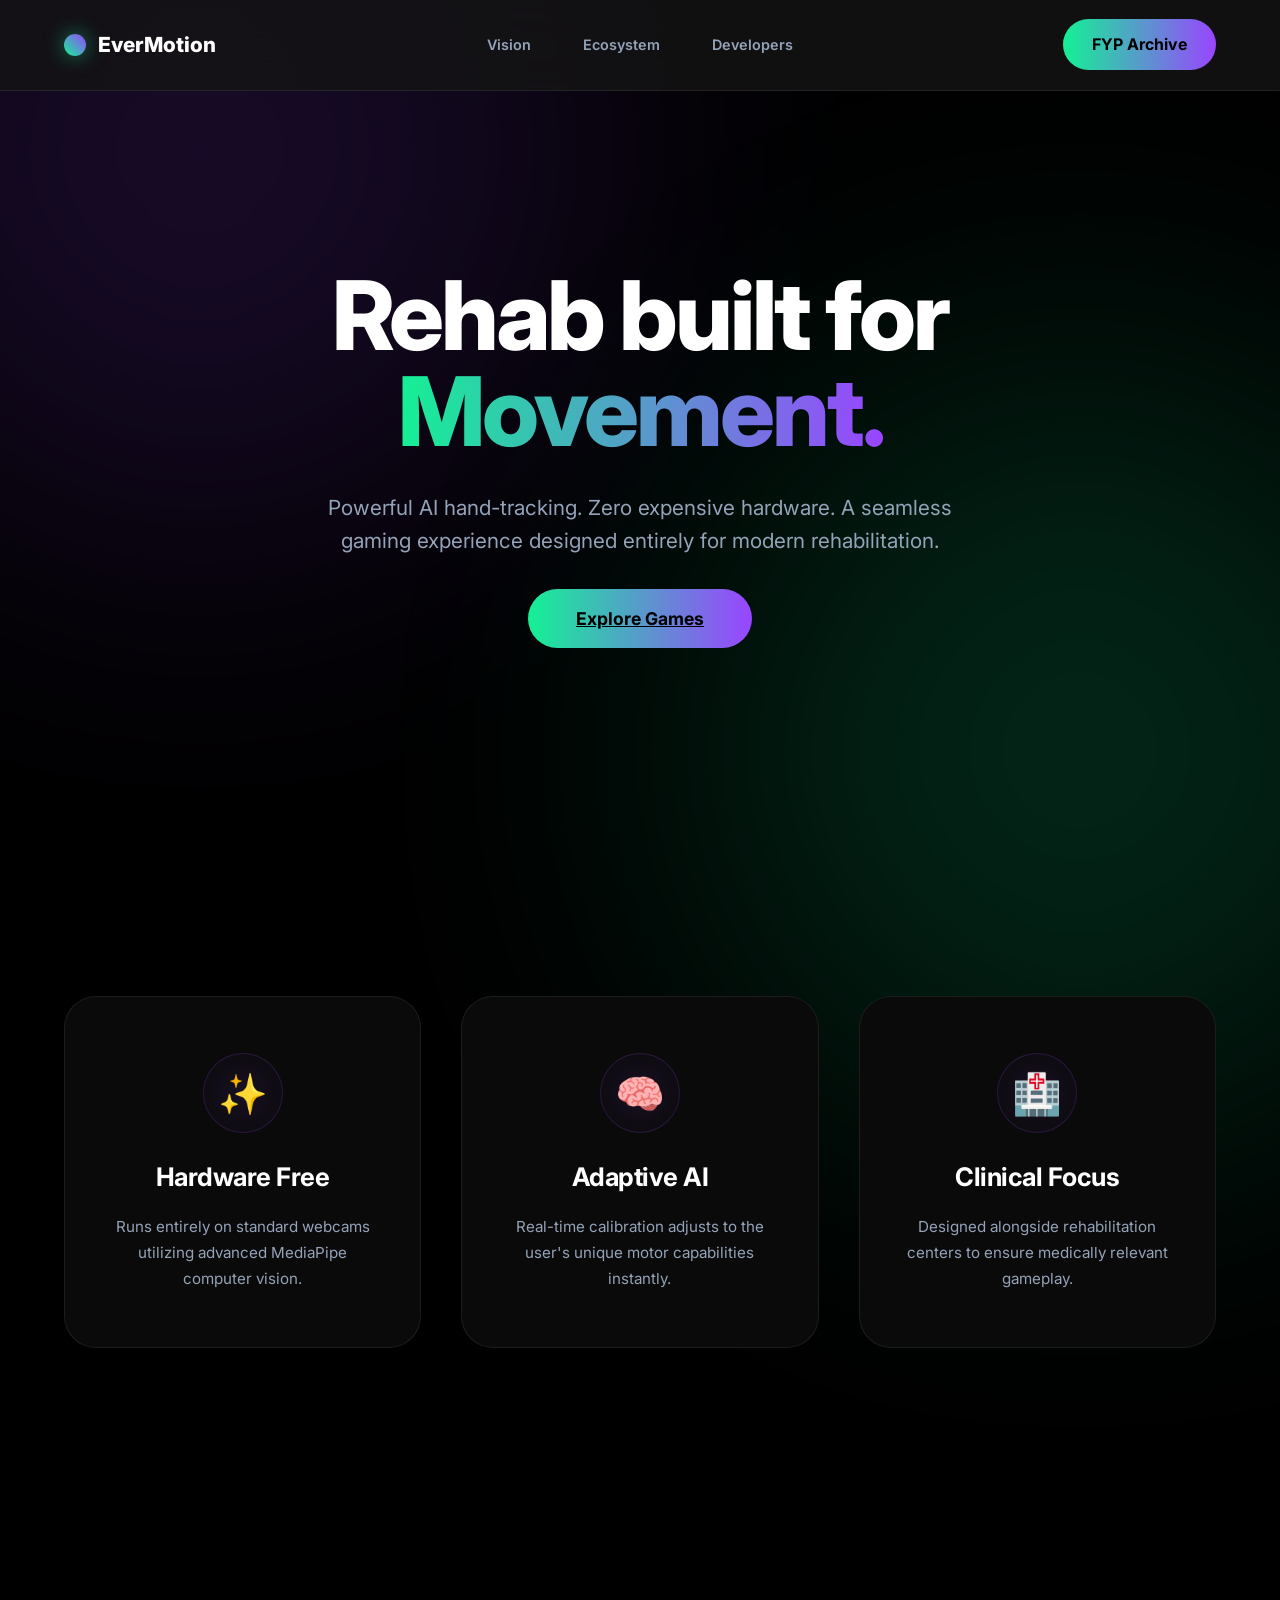
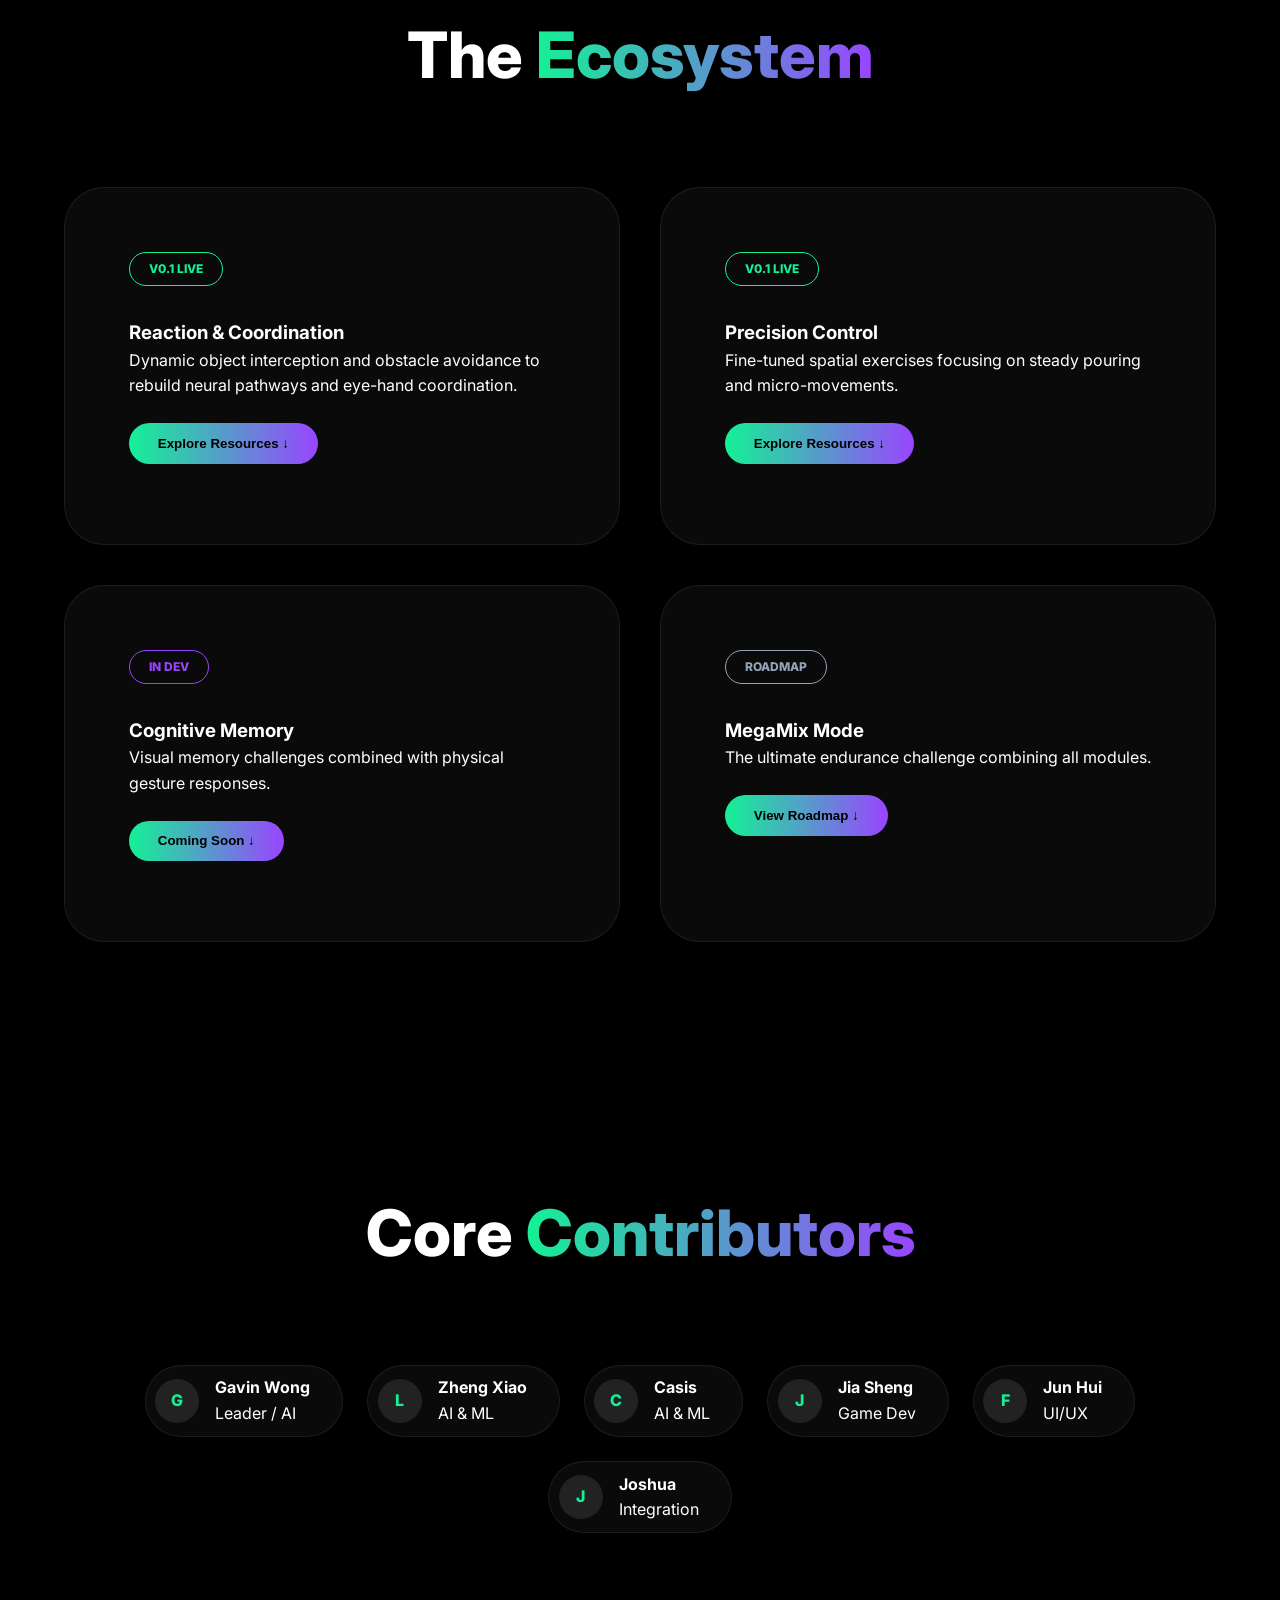
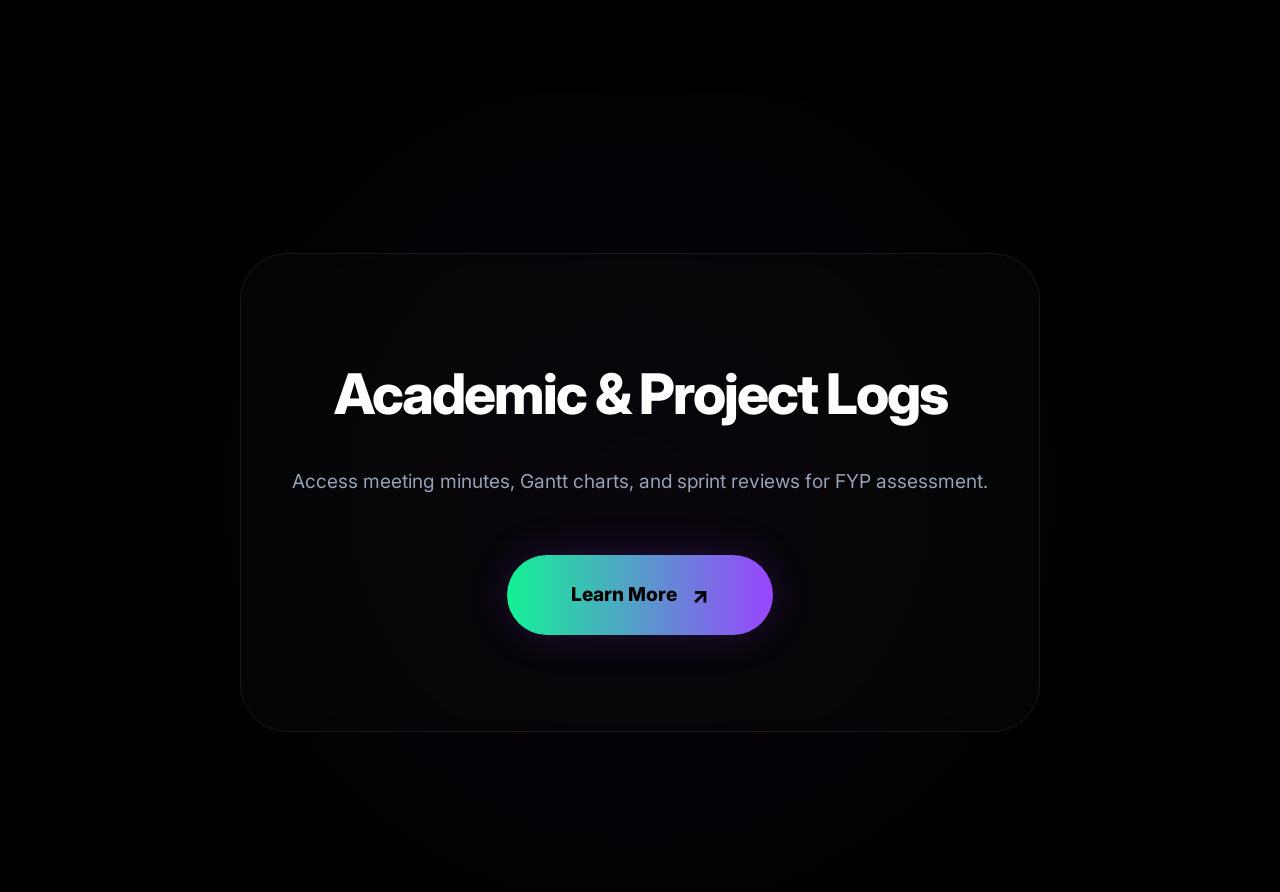
<file: ABOUT US/index.html>
<!DOCTYPE html>
<html lang="en">
<head>
    <meta charset="UTF-8">
    <meta name="viewport" content="width=device-width, initial-scale=1.0">
    <title>EverMotion | Powered by AI</title>
    <link href="https://fonts.googleapis.com/css2?family=Inter:wght@400;600;800&display=swap" rel="stylesheet">
    <link rel="stylesheet" href="style.css">
</head>
<body>

    <div class="ambient-glow glow-purple"></div>
    <div class="ambient-glow glow-green"></div>

    <nav class="navbar">
        <div class="nav-brand">
            <div class="logo-icon"></div>
            <span>EverMotion</span>
        </div>
        <div class="nav-links">
            <a href="#vision">Vision</a>
            <a href="#games">Ecosystem</a>
            <a href="#team">Developers</a>
        </div>
        <a href="archive.html" class="btn-primary nav-btn" style="text-decoration: none;">FYP Archive</a>
    </nav>

    <header class="hero">
        <div class="hero-content">
            <h1 class="hero-title">Rehab built for <br><span class="gradient-text">Movement.</span></h1>
            <p class="hero-subtitle">Powerful AI hand-tracking. Zero expensive hardware. A seamless gaming experience designed entirely for modern rehabilitation.</p>
            <div class="hero-buttons">
                <a href="#games" class="btn-primary massive-btn">Explore Games</a>
            </div>
        </div>
    </header>

    <section id="vision" class="vision-section">
        <div class="vision-grid">
            <div class="vision-card">
                <div class="card-icon-blob">✨</div>
                <h3>Hardware Free</h3>
                <p>Runs entirely on standard webcams utilizing advanced MediaPipe computer vision.</p>
            </div>
            <div class="vision-card">
                <div class="card-icon-blob">🧠</div>
                <h3>Adaptive AI</h3>
                <p>Real-time calibration adjusts to the user's unique motor capabilities instantly.</p>
            </div>
            <div class="vision-card">
                <div class="card-icon-blob">🏥</div>
                <h3>Clinical Focus</h3>
                <p>Designed alongside rehabilitation centers to ensure medically relevant gameplay.</p>
            </div>
        </div>
    </section>

    <section id="games" class="games-section">
        <h2 class="section-title">The <span class="gradient-text">Ecosystem</span></h2>
        <div class="bento-games">
            <div class="game-card large-card expandable" id="reaction-module">
                <div class="card-glow"></div>
                <div class="game-content">
                    <span class="status-badge live">v0.1 Live</span>
                    <h3>Reaction & Coordination</h3>
                    <p>Dynamic object interception and obstacle avoidance to rebuild neural pathways and eye-hand coordination.</p>
                    <button class="btn-outline expand-btn" onclick="toggleGameModule('reaction')">Explore Resources ↓</button>
                </div>
                <div class="module-dropdown">
                    <div class="dropdown-content">
                        <h4>Available Resources</h4>
                        <div class="resource-list">
                            <a href="#" class="resource-link pdf-link">📄 Technical Documentation.pdf</a>
                            <a href="#" class="resource-link demo-link">🎮 Live Demo</a>
                            <a href="#" class="resource-link video-link">🎥 Gameplay Video</a>
                        </div>
                    </div>
                </div>
            </div>
            <div class="game-card large-card expandable" id="precision-module">
                <div class="card-glow"></div>
                <div class="game-content">
                    <span class="status-badge live">v0.1 Live</span>
                    <h3>Precision Control</h3>
                    <p>Fine-tuned spatial exercises focusing on steady pouring and micro-movements.</p>
                    <button class="btn-outline expand-btn" onclick="toggleGameModule('precision')">Explore Resources ↓</button>
                </div>
                <div class="module-dropdown">
                    <div class="dropdown-content">
                        <h4>Available Resources</h4>
                        <div class="resource-list">
                            <a href="#" class="resource-link pdf-link">📄 Precision Module Guide.pdf</a>
                            <a href="#" class="resource-link demo-link">🎮 Interactive Demo</a>
                            <a href="#" class="resource-link research-link">🔬 Research Paper</a>
                        </div>
                    </div>
                </div>
            </div>
            <div class="game-card small-card locked expandable" id="cognitive-module">
                <div class="game-content">
                    <span class="status-badge dev">In Dev</span>
                    <h3>Cognitive Memory</h3>
                    <p>Visual memory challenges combined with physical gesture responses.</p>
                    <button class="btn-outline expand-btn" onclick="toggleGameModule('cognitive')">Coming Soon ↓</button>
                </div>
                <div class="module-dropdown">
                    <div class="dropdown-content">
                        <h4>Development Updates</h4>
                        <div class="resource-list">
                            <a href="#" class="resource-link roadmap-link">🗺️ Development Roadmap.pdf</a>
                            <a href="#" class="resource-link newsletter-link">📧 Subscribe to Updates</a>
                        </div>
                    </div>
                </div>
            </div>
            <div class="game-card small-card locked expandable" id="megamix-module">
                <div class="game-content">
                    <span class="status-badge plan">Roadmap</span>
                    <h3>MegaMix Mode</h3>
                    <p>The ultimate endurance challenge combining all modules.</p>
                    <button class="btn-outline expand-btn" onclick="toggleGameModule('megamix')">View Roadmap ↓</button>
                </div>
                <div class="module-dropdown">
                    <div class="dropdown-content">
                        <h4>Future Plans</h4>
                        <div class="resource-list">
                            <a href="#" class="resource-link concept-link">💡 Concept Document.pdf</a>
                            <a href="#" class="resource-link timeline-link">⏰ Implementation Timeline</a>
                        </div>
                    </div>
                </div>
            </div>
        </div>
    </section>

    <section id="team" class="team-section">
        <h2 class="section-title">Core <span class="gradient-text">Contributors</span></h2>
        <div class="team-compact-grid">
            <div class="team-pill leader" onclick="openTeamDrawer('gavin')">
                <div class="avatar">G</div>
                <div class="pill-info">
                    <h4>Gavin Wong</h4>
                    <span>Leader / AI</span>
                </div>
            </div>
            <div class="team-pill" onclick="openTeamDrawer('zhengxiao')">
                <div class="avatar">L</div>
                <div class="pill-info"><h4>Zheng Xiao</h4><span>AI & ML</span></div>
            </div>
            <div class="team-pill" onclick="openTeamDrawer('casis')">
                <div class="avatar">C</div>
                <div class="pill-info"><h4>Casis</h4><span>AI & ML</span></div>
            </div>
            <div class="team-pill" onclick="openTeamDrawer('jiasheng')">
                <div class="avatar">J</div>
                <div class="pill-info"><h4>Jia Sheng</h4><span>Game Dev</span></div>
            </div>
            <div class="team-pill" onclick="openTeamDrawer('junhui')">
                <div class="avatar">F</div>
                <div class="pill-info"><h4>Jun Hui</h4><span>UI/UX</span></div>
            </div>
            <div class="team-pill" onclick="openTeamDrawer('joshua')">
                <div class="avatar">J</div>
                <div class="pill-info"><h4>Joshua</h4><span>Integration</span></div>
            </div>
        </div>
    </section>

    <section class="admin-portal-wrapper">
        <div class="portal-cta">
            <h2 class="portal-title">Academic & Project Logs</h2>
            <p class="portal-text">Access meeting minutes, Gantt charts, and sprint reviews for FYP assessment.</p>
            <div class="portal-action">
                <a href="archive.html" class="massive-glow-btn">
                    <span>Learn More</span>
                    <i class="arrow-icon">↗</i>
                </a>
            </div>
        </div>
    </section>

    <div id="team-drawer" class="side-drawer-container">
        <div class="drawer-backdrop" onclick="closeTeamDrawer()"></div>
        <div class="drawer-panel">
            <button class="close-drawer-btn" onclick="closeTeamDrawer()">✕</button>
            <div class="drawer-header">
                <h2 id="drawer-name" class="gradient-text">Name</h2>
                <h4 id="drawer-role">Role</h4>
            </div>
            <div class="drawer-divider"></div>
            <div class="drawer-body">
                <h5 class="body-label">CORE RESPONSIBILITIES</h5>
                <ul id="drawer-tasks" class="task-list"></ul>
            </div>
        </div>
    </div>

    <script src="js.js"></script>
</body>
</html>
</file>
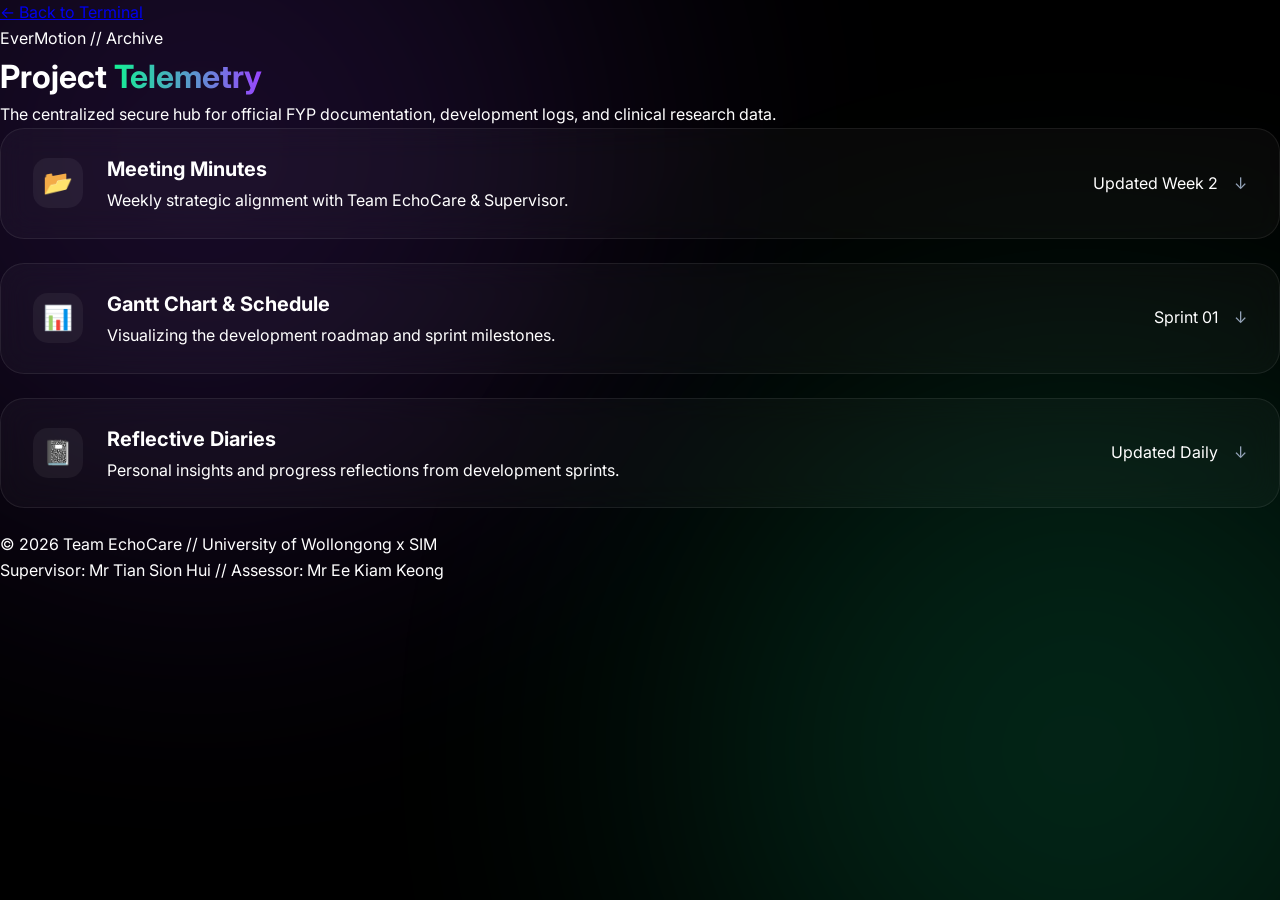
<file: ABOUT US/archive.html>
<!DOCTYPE html>
<html lang="en">
<head>
    <meta charset="UTF-8">
    <meta name="viewport" content="width=device-width, initial-scale=1.0">
    <title>Archive | EverMotion Project Telemetry</title>
    <link href="https://fonts.googleapis.com/css2?family=Inter:wght@400;600;800&display=swap" rel="stylesheet">
    <link rel="stylesheet" href="style.css">
</head>
<body class="archive-page">

    <div class="ambient-glow glow-purple"></div>
    <div class="ambient-glow glow-green"></div>

    <nav class="navbar-minimal">
        <div class="nav-container">
            <a href="index.html" class="back-link">
                <span class="arrow">←</span> Back to Terminal
            </a>
            <div class="nav-brand-minimal">EverMotion // Archive</div>
        </div>
    </nav>

    <main class="archive-viewport">
        <header class="archive-intro">
            <h1 class="archive-main-title">Project <span class="gradient-text">Telemetry</span></h1>
            <p class="archive-desc">The centralized secure hub for official FYP documentation, development logs, and clinical research data.</p>
        </header>

       <div class="archive-stack">
    <div class="archive-module" id="minutes-module">
        <div class="module-trigger" onclick="toggleModule('minutes')">
            <div class="module-visual">📂</div>
            <div class="module-info">
                <h3>Meeting Minutes</h3>
                <p>Weekly strategic alignment with Team EchoCare & Supervisor.</p>
            </div>
            <div class="module-meta">
                <span class="status-pill active">Updated Week 2</span>
                <div class="expand-chevron">↓</div>
            </div>
        </div>
        <div class="module-content">
            <div class="doc-item-row">
                <div class="doc-name">Week 1: Vision & Tech Stack Finalization</div>
                <a href="#" class="doc-action">Download PDF ↗</a>
            </div>
            <div class="doc-item-row">
                <div class="doc-name">Week 2: MediaPipe Feasibility & Design Review</div>
                <a href="#" class="doc-action">Download PDF ↗</a>
            </div>
            <div class="doc-item-row placeholder" style="opacity: 0.5;">
                <div class="doc-name">Week 3: In Progress...</div>
                <span class="tag-pending">Awaiting Sync</span>
            </div>
        </div>
    </div>

    <div class="archive-module" id="gantt-module">
        <div class="module-trigger" onclick="toggleModule('gantt')">
            <div class="module-visual">📊</div>
            <div class="module-info">
                <h3>Gantt Chart & Schedule</h3>
                <p>Visualizing the development roadmap and sprint milestones.</p>
            </div>
            <div class="module-meta">
                <span class="status-pill active">Sprint 01</span>
                <div class="expand-chevron">↓</div>
            </div>
        </div>
        <div class="module-content">
            <div class="gantt-preview-box">
                <div class="mini-timeline" style="display: flex; align-items: center; justify-content: space-between; margin-bottom: 2rem;">
                    <div class="t-node completed" style="color: var(--sol-green); font-weight: 800;">● Setup</div>
                    <div class="t-line" style="flex: 1; height: 2px; background: var(--sol-green); margin: 0 10px;"></div>
                    <div class="t-node current" style="color: var(--sol-purple); font-weight: 800;">● Design</div>
                    <div class="t-line" style="flex: 1; height: 2px; background: rgba(255,255,255,0.1); margin: 0 10px;"></div>
                    <div class="t-node" style="color: var(--text-muted);">○ Dev</div>
                </div>
                <p class="helper-text" style="margin-bottom: 1.5rem; font-size: 0.9rem;">Full schedule available for download below:</p>
                <a href="#" class="doc-action" style="display: inline-block;">Export Gantt.xlsx ↗</a>
            </div>
        </div>
    </div>

    <!-- 新增的 Reflective Diaries 模块 -->
    <div class="archive-module" id="diaries-module">
        <div class="module-trigger" onclick="toggleModule('diaries')">
            <div class="module-visual">📓</div>
            <div class="module-info">
                <h3>Reflective Diaries</h3>
                <p>Personal insights and progress reflections from development sprints.</p>
            </div>
            <div class="module-meta">
                <span class="status-pill active">Updated Daily</span>
                <div class="expand-chevron">↓</div>
            </div>
        </div>
        <div class="module-content">
            <div class="doc-item-row">
                <div class="doc-name">Sprint 01: Initial Setup & Planning</div>
                <a href="#" class="doc-action">Download PDF ↗</a>
            </div>
            <div class="doc-item-row">
                <div class="doc-name">Sprint 01: Design Phase Reflections</div>
                <a href="#" class="doc-action">Download PDF ↗</a>
            </div>
            <div class="doc-item-row placeholder" style="opacity: 0.5;">
                <div class="doc-name">Sprint 02: In Progress...</div>
                <span class="tag-pending">Awaiting Entry</span>
            </div>
        </div>
    </div>
</div>

        <footer class="archive-footer">
            <p>© 2026 Team EchoCare // University of Wollongong x SIM</p>
            <div class="footer-divider"></div>
            <p class="supervisor-credits">Supervisor: Mr Tian Sion Hui // Assessor: Mr Ee Kiam Keong</p>
        </footer>
    </main>

    <script src="js.js"></script>
</body>
</html>
</file>
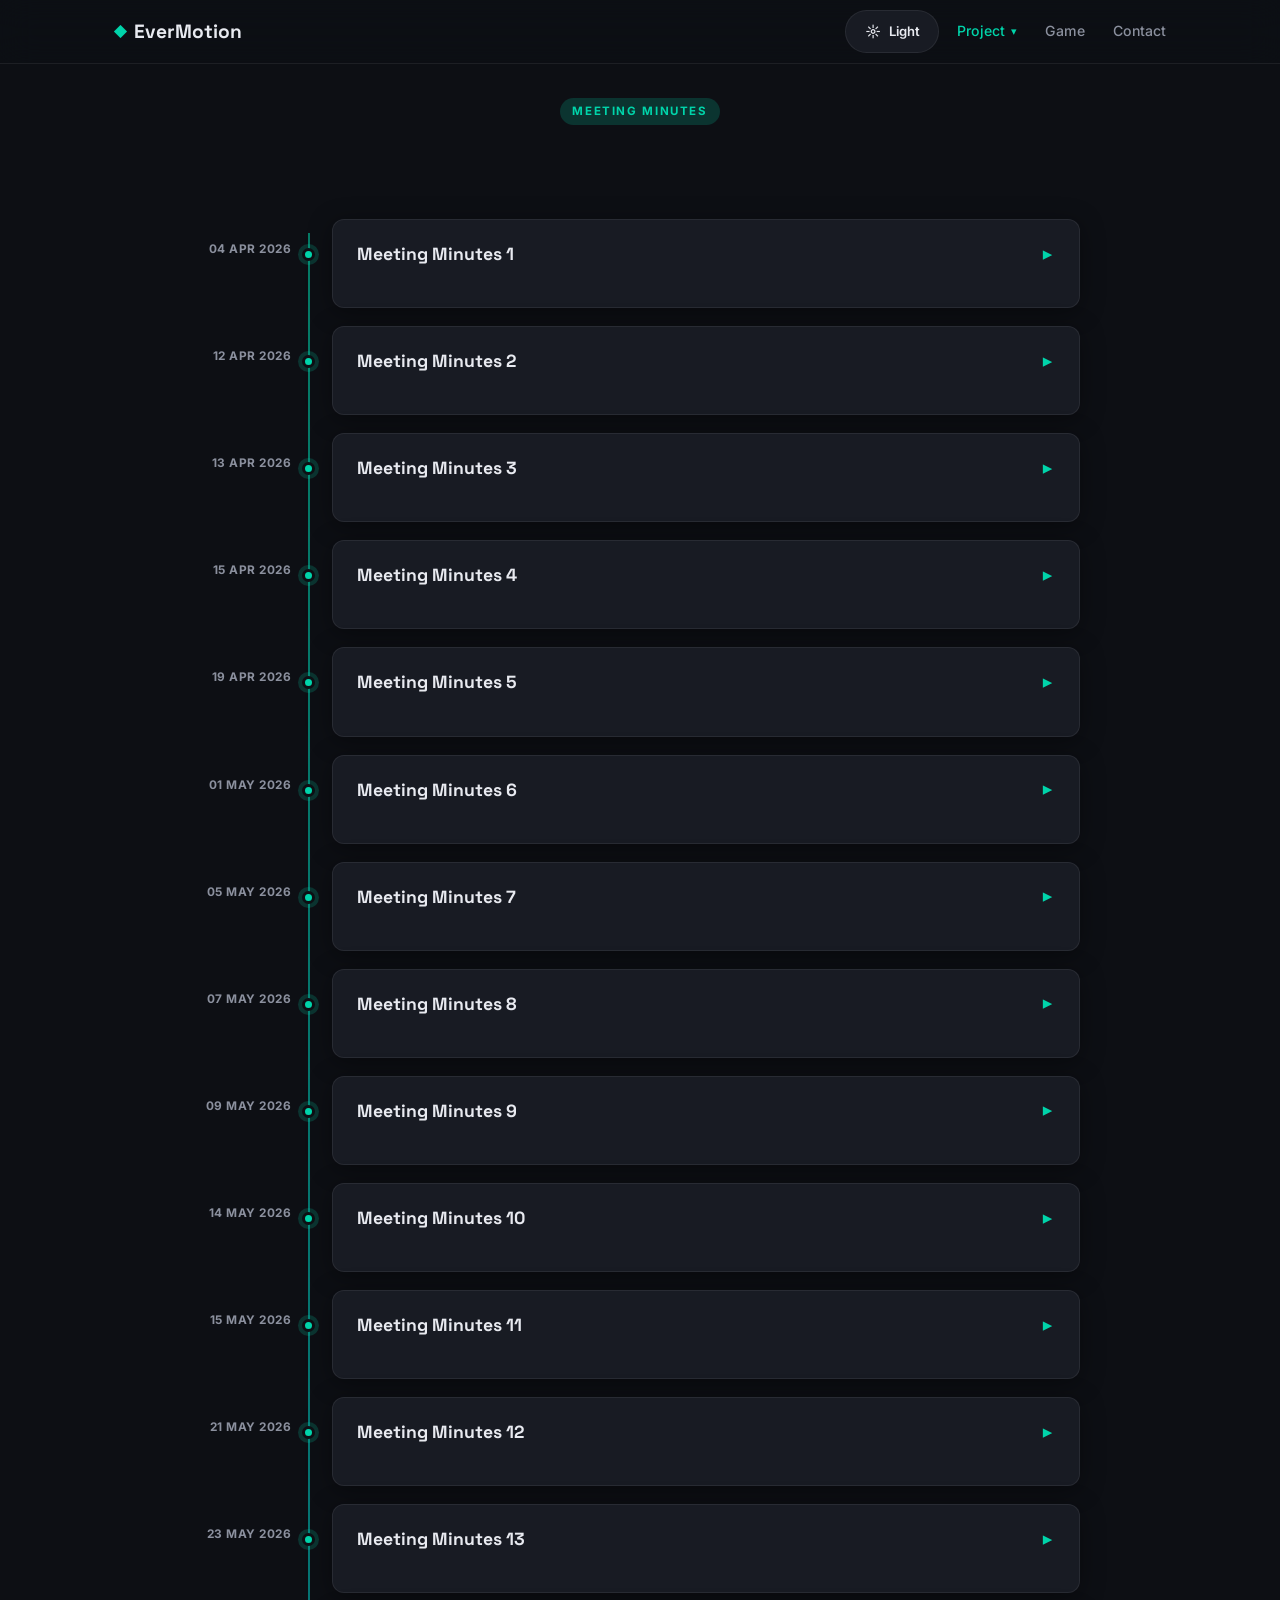
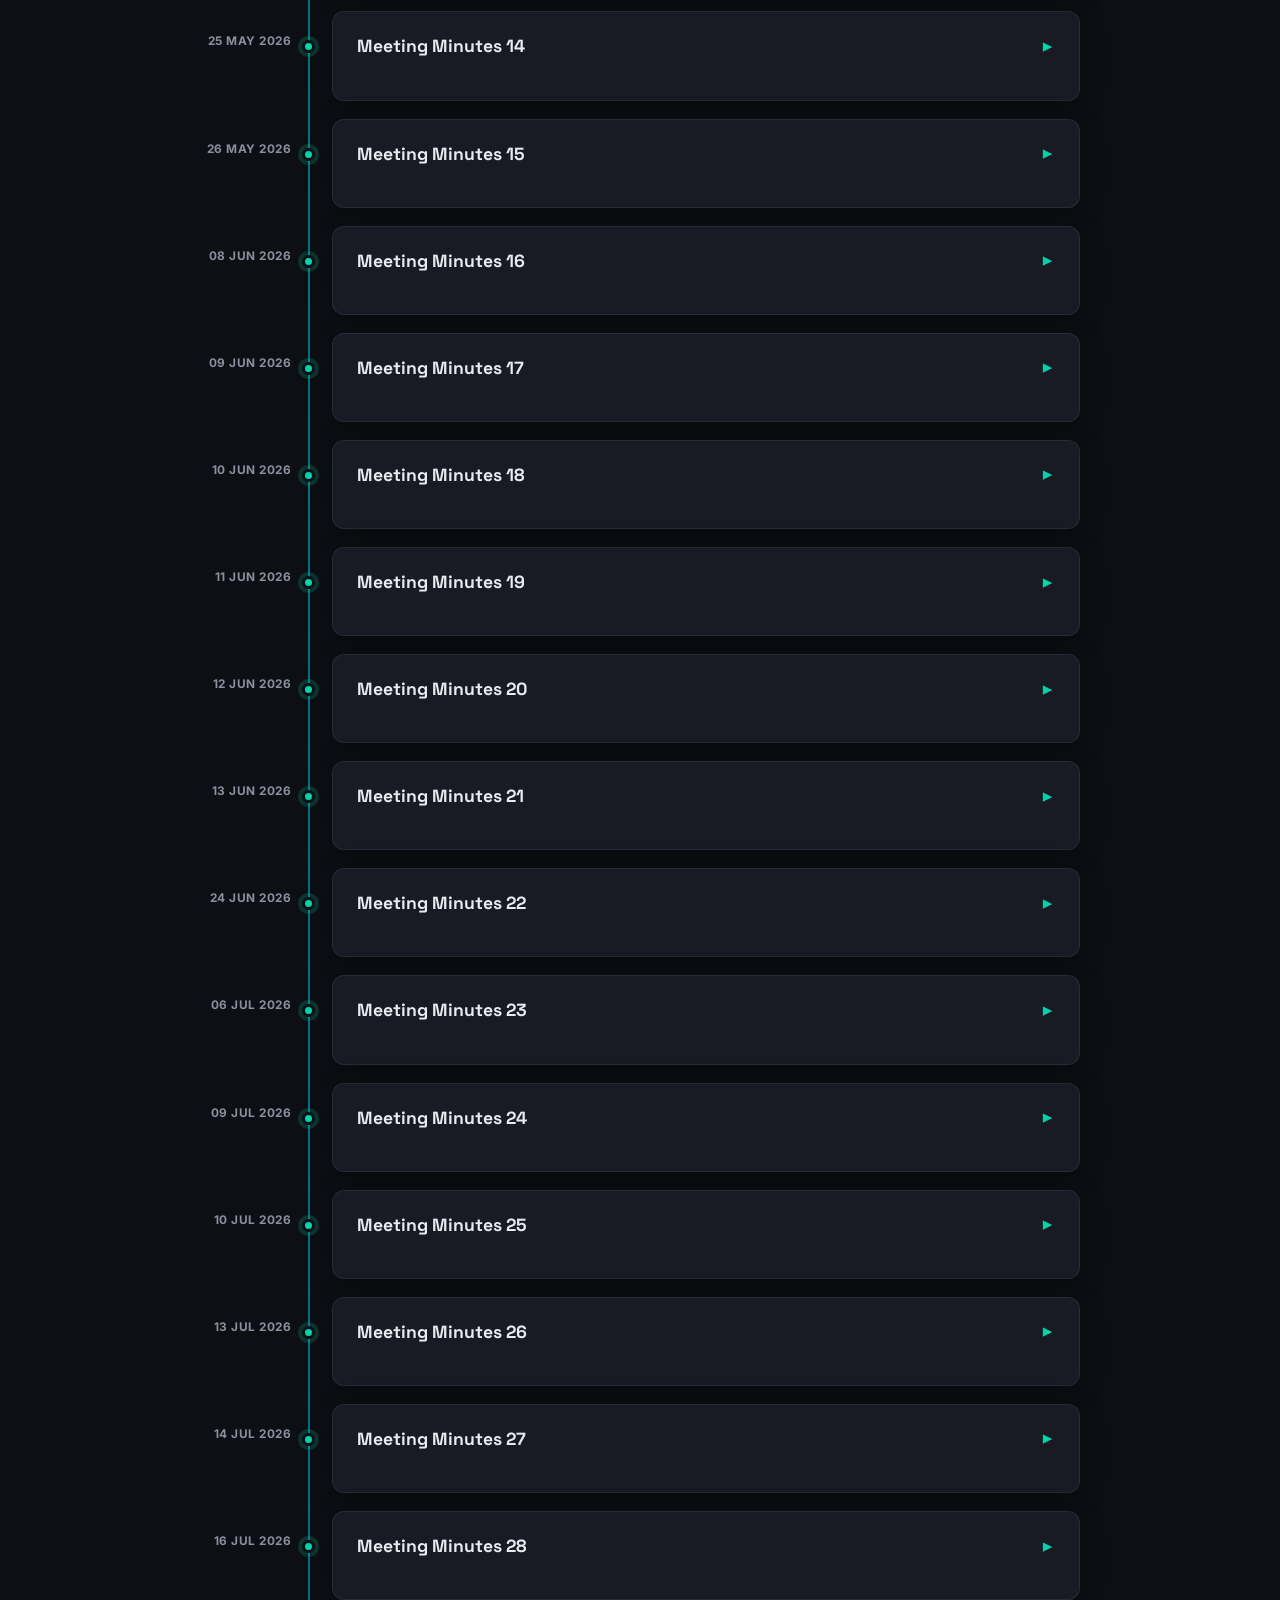
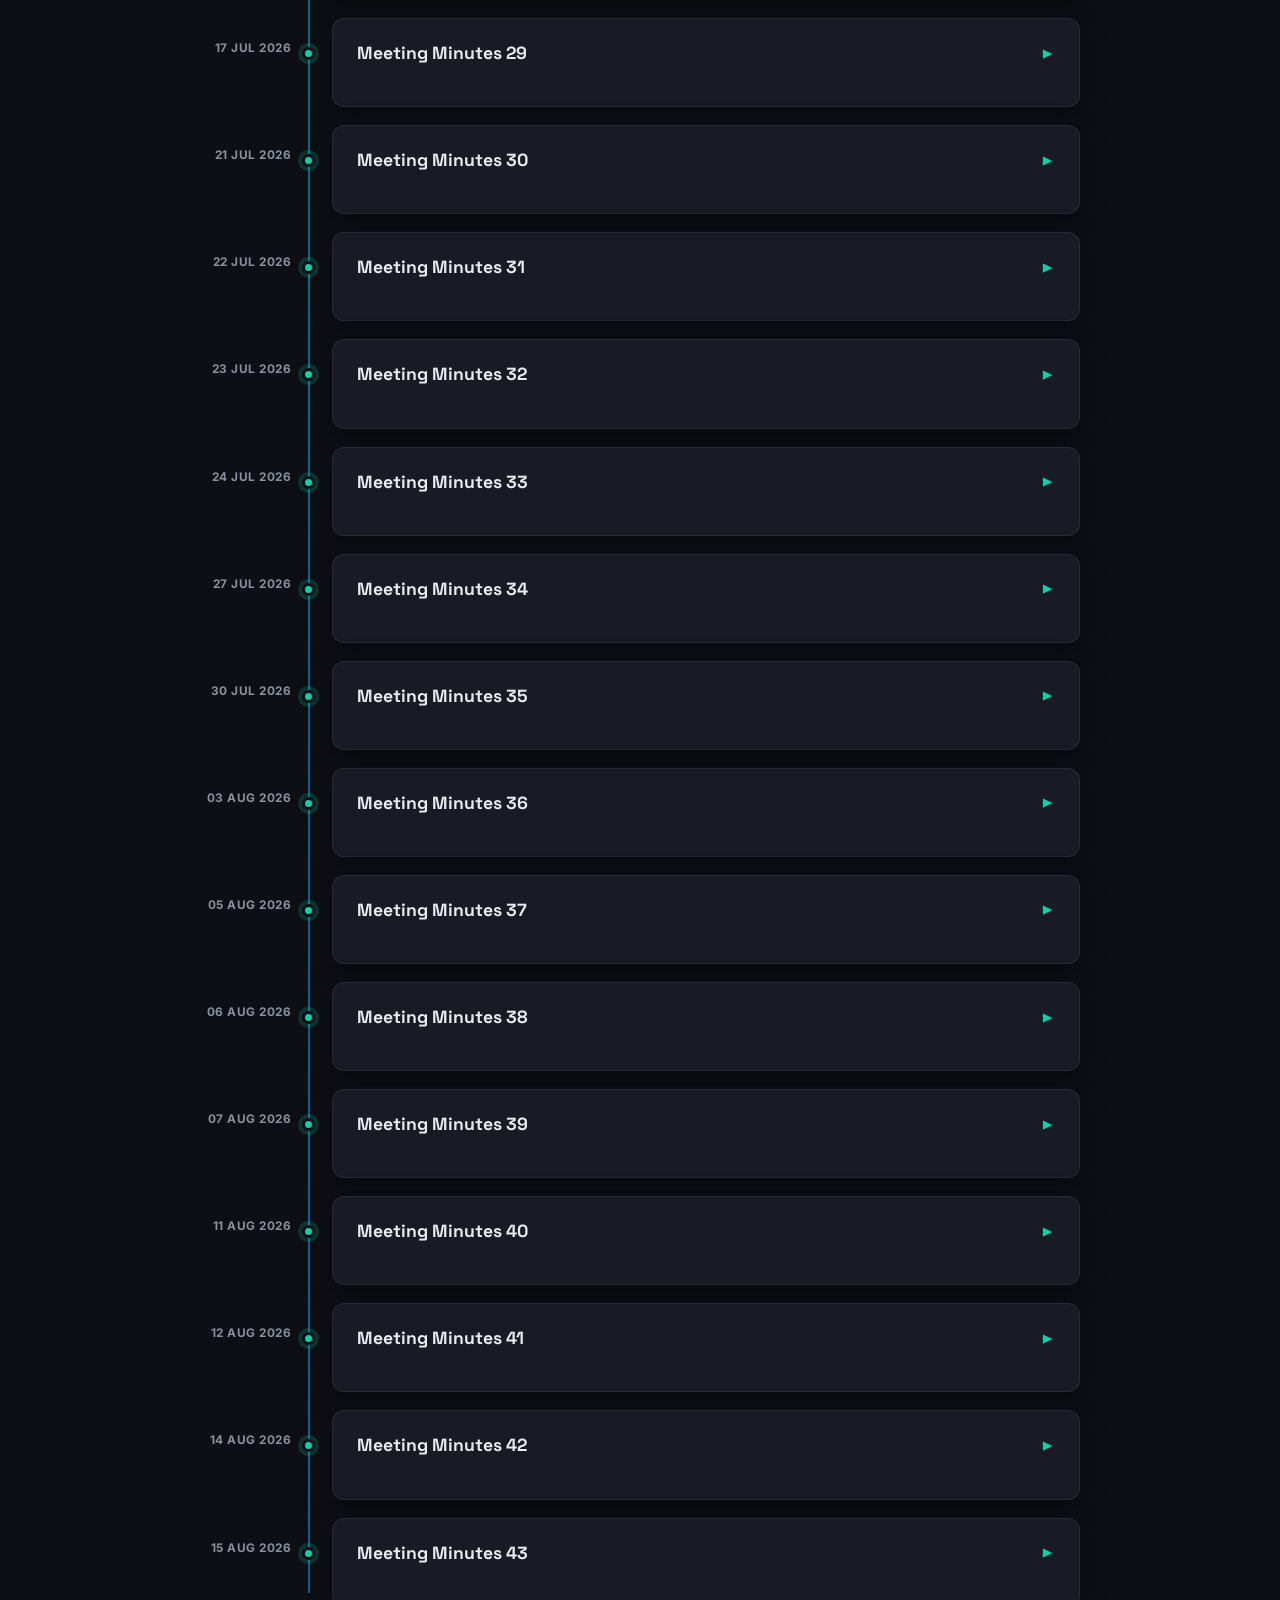
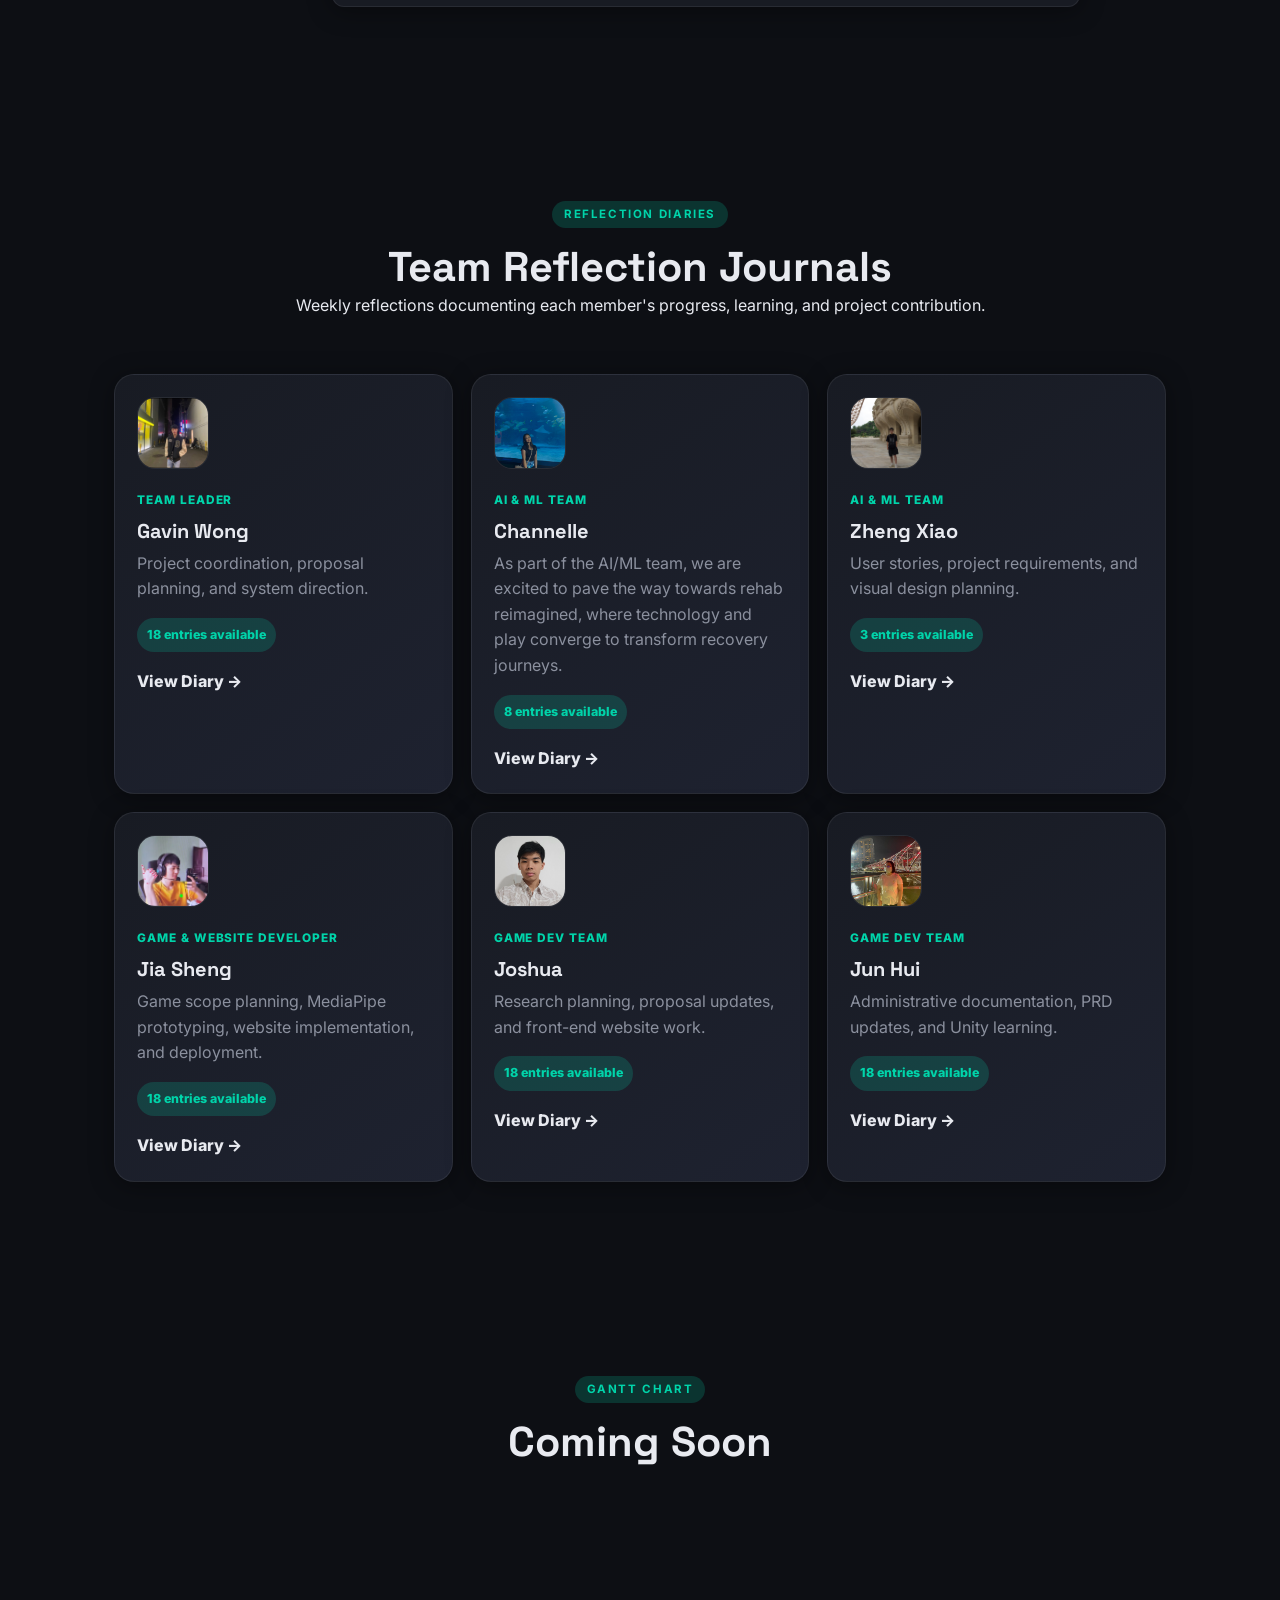
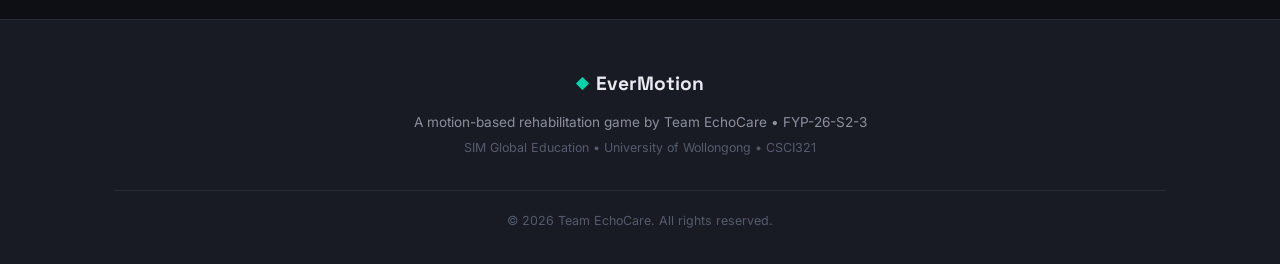
<file: FYP-ProjectWebsite/document.html>
<!DOCTYPE html>
<html lang="en">
<head>
  <meta charset="UTF-8" />
  <meta name="viewport" content="width=device-width, initial-scale=1.0" />
  <title>EverMotion – Rehabilitation Through Motion & Play</title>
  <link rel="stylesheet" href="css/styles.css" />
  <link rel="preconnect" href="https://fonts.googleapis.com" />
  <link rel="preconnect" href="https://fonts.gstatic.com" crossorigin />
  <link href="https://fonts.googleapis.com/css2?family=Inter:wght@300;400;500;600;700;800&family=Space+Grotesk:wght@400;500;600;700&display=swap" rel="stylesheet" />
</head>
<body>

  <!-- ===== NAVBAR ===== -->
  <nav class="navbar" id="navbar">
    <div class="nav-container">
      <a href="index.html" class="nav-logo">
        <span class="logo-icon">&#9670;</span>
        EverMotion
      </a>
      <div class="nav-actions">
        <button class="theme-toggle" id="themeToggle" type="button" aria-label="Switch to light theme">
          <span class="theme-toggle-icon" aria-hidden="true">&#9788;</span>
          <span class="theme-toggle-label">Light</span>
        </button>
        <button class="nav-toggle" id="navToggle" aria-label="Toggle navigation">
          <span></span><span></span><span></span>
        </button>
        <ul class="nav-links" id="navLinks">
          <li class="mega-item">
            <button class="mega-trigger" type="button" aria-haspopup="true" aria-expanded="false">
              Project <span class="mega-caret" aria-hidden="true">&#9662;</span>
            </button>
            <div class="mega-menu" role="menu" aria-label="Project navigation">
              <a href="index.html#about" role="menuitem">About</a>
              <a href="index.html#features" role="menuitem">Features</a>
              <a href="index.html#tech" role="menuitem">Tech Stack</a>
              <a href="index.html#progress" role="menuitem">Progress</a>
              <a href="#meetingMin" role="menuitem">Meeting Minutes</a>
              <a href="#reflectDiaries" role="menuitem">Reflection Diaries</a>
              <a href="#gantt" role="menuitem">Gantt Chart</a>
              <a href="index.html#team" role="menuitem">Team</a>
            </div>
          </li>
          <li><a class="nav-link" href="index.html#games">Game</a></li>
          <li><a class="nav-link" href="index.html#contact">Contact</a></li>
        </ul>
      </div>
    </div>
  </nav>
  <!-- ===== Meeting Minutes ===== -->
   <section class="section" id="meetingMin">
    <div class="container">
        <div class="section-header">
            <span class="section-tag">Meeting Minutes</span>
        </div>
        <div class="panel-content" id="meetingMinContent">
            <div class="nav-actions">
            </div>
        <!-- ===== Add meeting mintues content here -->
         <div class="meeting-content">
            <div class="session">
                <h3>Meeting Minutes 1<button class="session-toggle collapsed" data-target="session1-content">▼</button></h3>
                <div class="session-content collapsed" id="session1-content">
                    <b>Date: </b>04 April 2026<br>
                    <b>Time: </b>4pm - 4.30pm<br>  
                    <b>Attendees: </b>Gavin, Joshua, Channelle, Jia Sheng, Zheng Xiao, Jun Hui<br>
                    <b>Meeting Objectives:</b>
                    <p>1. Introduction of team members</p>
                    <p>2. Assigning of responsibility </p>
                    <p>3. Discuss on the next tasks to do</p>
                    <b>Action Items:</b>
                    <p>1. Do further research about healthcare sectors about the games or machine learning</p>
                    <b>Date and time of next meeting: </b>12 April 2026
            </div>
          </div>
            <div class="session">
                <h3>Meeting Minutes 2<button class="session-toggle collapsed" data-target="session2-content">▼</button></h3>
                <div class="session-content collapsed" id="session2-content">
                    <b>Date: </b>12 April 2026<br>
                    <b>Time: </b>10am - 11.30am<br>  
                    <b>Attendees: </b>Gavin, Channelle, Jia Sheng, Zheng Xiao, Jun Hui, Joshua<br>
              <b>Meeting Objectives: </b>
              <ul>
                <p>Brainstorm mini games for the project</p>
                <p>2. Create of online group channel </p>
                <p>3. Confirmation of the direction after meeting with supervisor </p>
              <b>Agenda: </b>
                <p>1. Decide on the mini-game</p>
                <b>Action Items: </b>
                <p>1. Create Taiga</p>
                <p>2. Submit proposal plan to supervisor by 18/04/2026</p>
                    <b>Date and time of next meeting: </b> 13 April 2026
            </div>
          </div>
            <div class="session">
                <h3>Meeting Minutes 3<button class="session-toggle collapsed" data-target="session3-content">▼</button></h3>
                <div class="session-content collapsed" id="session3-content">
                    <b>Date: </b>13 April 2026<br>
                    <b>Time: </b>11am - 4.30pm<br>  
                    <b>Attendees: </b>Gavin, Joshua, Channelle, Jia Sheng, Zheng Xiao, Jun Hui<br>
              <b>Meeting Objectives: </b>
              <ul>
                <p>Brainstorm mini games for the project</p>
              <b>Agenda: </b>
                <p>1. Introduction of team members</p>
                <p>2. Assigning of responsibility </p>
                <p>3. Discuss on the next tasks to do</p>
                <b>Action Items: </b>
                <p>1. Work Allocation - AI & Game </p>
                <p>2. Project Proposal</p>
                <p>3. Project Website</p>
                <b>Date and time of next meeting: </b> 16 April 2026
            </div>
          </div>
            <div class="session">
                <h3>Meeting Minutes 4<button class="session-toggle collapsed" data-target="session4-content">▼</button></h3>
                <div class="session-content collapsed" id="session4-content">
                    <b>Date: </b>16 April 2026<br>
                    <b>Time: </b>10.30am - 4.30pm<br>
                    <b>Attendees: </b>Gavin, Joshua, Channelle, Jia Sheng, Zheng Xiao, Jun Hui<br>
              <b>Meeting Objectives: </b>
              <ul>
                <p>Settle week3 deliverables</p>
              <b>Agenda: </b>
                <p>1. Discuss about the deliverables to submit for week 3</p>
                <p>2. Begin on the project proposal</p>
                <b>Action Items: </b>
                <p>Project webiste</p>
                <p>2. Project Proposal</p>
                <b>Date and time of next meeting: </b> 19 April 2026
            </div>
          </div>
            <div class="session">
                <h3>Meeting Minutes 5<button class="session-toggle collapsed" data-target="session5-content">▼</button></h3>
                <div class="session-content collapsed" id="session5-content">
                    <b>Date: </b>19 April 2026<br>
                    <b>Time: </b>12pm - 4pm<br>
                    <b>Attendees: </b>Gavin, Joshua, Jia Sheng, Zheng Xiao, Jun Hui<br>
              <b>Meeting Objectives: </b>
              <ul>
                <p>1. Brainstorm 12 games for the game</p>
                <b>Agenda:</b>
                <p>-NIL-</p>
                <b>Action Items: </b>
                <p>1. Work Allocation - AI & Game </p>
                <p>2. Project Proposal</p>
                <p>3. Project Website</p>
                <b>Date and time of next meeting: </b> 1 May 2026
            </div>
          </div>
            <div class="session">
                <h3>Meeting Minutes 6<button class="session-toggle collapsed" data-target="session6-content">▼</button></h3>
                <div class="session-content collapsed" id="session6-content">
                    <b>Date: </b>1 May 2026<br>
                    <b>Time: </b>9pm - 10.30pm<br>  
                    <b>Attendees: </b>Gavin, Channelle, Joshua, Jia Sheng, Zheng Xiao, Jun Hui<br>
              <b>Meeting Objectives: </b>
                <p>1. Brief about documentation & game</p>
                <p>2. Project website requirements update, such as add the placeholders for both game trailer and project marketing video</p>
                <b>Agenda: </b>
                <p>1. Documentation</p>
                <p>2. Use PRD template from Moodle</p>
                <b>Action Items: </b>
                <p>1. Project Website</p>
                <p>2. PRD</p>
                <b>Date and time of next meeting: </b> 5 May 2026
            </div>
          </div>
            <div class="session">
                <h3>Meeting Minutes 7<button class="session-toggle collapsed" data-target="session7-content">▼</button></h3>
                <div class="session-content collapsed" id="session7-content">
                    <b>Date: </b>5 May 2026<br>
                    <b>Time: </b>11am - 6.20pm<br>  
                    <b>Attendees: </b>Gavin, Channelle, Joshua, Jia Sheng, Jun Hui<br>
              <b>Meeting Objectives: </b>
                <p>1. Create user stories & diagrams</p>
                <b>Agenda: </b>
                <p>1. Finalized user stories</p>
                <p>2. Low-fi wireframe for the game</p>
                <b>Action Items: </b>
                <p>1. Complete user description & diagrams </p>
                <p>2. Update reflective diary format </p>
                <b>Date and time of next meeting: </b> 7 May 2026
            </div>
          </div>    
            <div class="session">
                <h3>Meeting Minutes 8<button class="session-toggle collapsed" data-target="session8-content">▼</button></h3>
                <div class="session-content collapsed" id="session8-content">
                    <b>Date: </b>7 May 2026<br>
                    <b>Time: </b>12pm - 5pm<br>  
                    <b>Attendees: </b>Gavin, Channelle, Jia Sheng, Joshua, Jun Hui<br>
              <b>Meeting Objectives: </b>
                <p>1. Continue on deliverable for 9 May submission</p>
                <b>Agenda: </b>
                <p>1. Discuss on the flow for the game</p>
                <p>2. Work on the user descriptions</p>
                <p>3. Work on remaining deliverable for project requirement</p>
                <b>Action Items: </b>
                <p>1. Work on the project requirement requirements </p>
                <b>Date and time of next meeting: </b> 9 May 2026
            </div>
          </div>
              <div class="session">
                <h3>Meeting Minutes 9<button class="session-toggle collapsed" data-target="session9-content">▼</button></h3>
                <div class="session-content collapsed" id="session9-content">
                    <b>Date: </b>9 May 2026<br>
                    <b>Time: </b>1pm - 9.30pm<br>  
                    <b>Attendees: </b>Gavin, Channelle, Joshua, Jia Sheng, Jun Hui<br>
              <b>Meeting Objectives: </b>
                <p>1. Finalized PRD for submission</p>
                <b>Agenda: </b>
                <p>1. Refine PRD for submission</p>
                <b>Action Items: </b>
                <p>1. User Requirement Specification (URS) </p>
                <b>Date and time of next meeting: </b> 14 May 2026
            </div>
          </div>    
              <div class="session">
                <h3>Meeting Minutes 10<button class="session-toggle collapsed" data-target="session10-content">▼</button></h3>
                <div class="session-content collapsed" id="session10-content">
                    <b>Date: </b>14 May 2026<br>
                    <b>Time: </b>11am - 4pm<br>  
                    <b>Attendees: </b>Gavin, Channelle, Joshua, Jia Sheng, Zheng Xiao, Jun Hui<br>
              <b>Meeting Objectives: </b>
                <p>1. Discuss for URS whether is there anything to update</p>
                <b>Agenda: </b>
                <p>1. Added a few more user stories </p>
                <p>2. Discuss and decide on the first few games to present for mid presentation</p>
                <b>Action Items: </b>
                <p>1. Familiarize with Unity </p>
                <p>2. Construct overall structure for TDM & User Manual  </p>
                <b>Date and time of next meeting: </b> 15 May 2026
            </div>
          </div>     
            <div class="session">
                <h3>Meeting Minutes 11<button class="session-toggle collapsed" data-target="session11-content">▼</button></h3>
                <div class="session-content collapsed" id="session11-content">
                    <b>Date: </b>15 May 2026<br>
                    
                    <b>Attendees: </b>Gavin, Channelle, Joshua, Jia Sheng, Zheng Xiao, Jun Hui<br>
              <b>Meeting Objectives: </b>
                <p>Do user requirement specification (URS)</p>
                <b>Agenda: </b>
                <p>1. Learn Unity</p>
                <p>2. Set up Unity cloud</p>
                <p>3. Update URS document</p>                
                <b>Action Items: </b>
                <p>-NIL- </p>
                <b>Date and time of next meeting: </b> 21 May 2026
            </div>
          </div> 
              <div class="session">
                <h3>Meeting Minutes 12<button class="session-toggle collapsed" data-target="session12-content">▼</button></h3>
                <div class="session-content collapsed" id="session12-content">
                    <b>Date: </b>21 May 2026<br>
                    <b>Time: </b>11am - 5.30pm<br>
                    <b>Attendees: </b>Gavin, Channelle, Joshua, Jia Sheng, Zheng Xiao, Jun Hui<br>
              <b>Meeting Objectives: </b>
                <p>Do diagrams for TDM</p>
                <b>Agenda: </b>
                <p>Do our games and discuss if faced any issues</p>
                <b>Action Items: </b>
                <p>1. Diagrams for TDM </p>
                <p>2. 6 games</p>
                <b>Date and time of next meeting: </b> 23 May 2026
            </div>
          </div> 
              <div class="session">
                <h3>Meeting Minutes 13<button class="session-toggle collapsed" data-target="session13-content">▼</button></h3>
                <div class="session-content collapsed" id="session13-content">
                    <b>Date: </b>23 May 2026<br>
                    <b>Time: </b>11am - 5.30pm<br>
                    <b>Attendees: </b>Gavin, Joshua, Jia Sheng, Jun Hui<br>
              <b>Meeting Objectives: </b>
                <p>Do diagrams for our user stories</p>
                <b>Agenda: </b>
                <p>1. Did a few sequence diagrams for our user stories</p>
                <p>2. Troubleshoot unity bugs for version control</p>
                <b>Action Items: </b>
                <p>1. Diagrams for TDM </p>
                <b>Date and time of next meeting: </b> 25 May 2026
            </div>
          </div>
              <div class="session">
                <h3>Meeting Minutes 14<button class="session-toggle collapsed" data-target="session14-content">&#9660;</button></h3>
                <div class="session-content collapsed" id="session14-content">
                    <b>Date: </b>25 May 2026<br>
                    <b>Time: </b>11am - 5pm<br>                       
                    <b>Attendees: </b>Gavin, Joshua, Jia Sheng, Jun Hui<br>
              <b>Meeting Objectives: </b>
                <p>1. Do diagrams for our user stories</p>
                <b>Agenda: </b>
                <p>1. Did sequence diagrams for user stories</p>
                <p>2. Did some sequence diagrams individually and discuss to check whether the flow is correct</p>
                <b>Action Items: </b>
                <p>1. Diagrams for TDM (User stories 22-24, 27-36)</p>
                <b>Date and time of next meeting: </b> 26 May 2026
                </div>
              </div>
              <div class="session">
                <h3>Meeting Minutes 15<button class="session-toggle collapsed" data-target="session15-content">&#9660;</button></h3>
                <div class="session-content collapsed" id="session15-content">
                    <b>Date: </b>26 May 2026<br>
                    <b>Attendees: </b>Gavin, Jia Sheng, Joshua, Zheng Xiao, Jun Hui<br>
              <b>Meeting Objectives: </b>
                <p>1. Do 5 games and discuss if required</p>
                <p>2. Do the diagrams for TDM</p>
                <b>Agenda: </b>
                <p>1. Review sequence diagrams done individually</p>
                <p>2. Import background &amp; UI into Unity</p>
                <p>3. Did activity diagrams</p>
                <b>Action Items: </b>
                <p>1. TDM - Overall system</p>
                <p>2. Submit URS &amp; TDM</p>
                <b>Date and time of next meeting: </b> 7 June 2026
                </div>
              </div>
              <div class="session">
                <h3>Meeting Minutes 16<button class="session-toggle collapsed" data-target="session16-content">&#9660;</button></h3>
                <div class="session-content collapsed" id="session16-content">
                    <b>Date: </b>08 June 2026<br>
                    <b>Time: </b>11am - 5.30pm<br>
                    <b>Attendees: </b>Gavin, Jia Sheng, Joshua, Zheng Xiao, Jun Hui<br>
              <b>Meeting Objectives: </b>
                <p>1. Do deliverables for submission 1</p>
                <b>Agenda: </b>
                <p>1. Unity</p>
                <p>&nbsp;&nbsp;&nbsp;- Story mode</p>
                <p>&nbsp;&nbsp;&nbsp;- Volume Setting</p>
                <p>2. Documentation</p>
                <p>&nbsp;&nbsp;&nbsp;- URS: Use case &amp; Use case description</p>
                <p>&nbsp;&nbsp;&nbsp;- TDM: Activity Diagram &amp; Sequence diagram</p>
                <p>3. Photoshop</p>
                <p>&nbsp;&nbsp;&nbsp;- Create new UI</p>
                <b>Action Items: </b>
                <p>-</p>
                <b>Date and time of next meeting: </b> 9 June 2026
                </div>
              </div>
              <div class="session">
                <h3>Meeting Minutes 17<button class="session-toggle collapsed" data-target="session17-content">&#9660;</button></h3>
                <div class="session-content collapsed" id="session17-content">
                    <b>Date: </b>09 June 2026<br>
                    <b>Time: </b>11am - 5.30pm<br>
                    <b>Attendees: </b>Gavin, Jia Sheng, Joshua, Jun Hui, Channelle<br>
              <b>Meeting Objectives: </b>
                <p>1. Do deliverables for submission 1</p>
                <b>Agenda: </b>
                <p>1. Unity</p>
                <p>&nbsp;&nbsp;&nbsp;- Loading scene</p>
                <p>&nbsp;&nbsp;&nbsp;- Randomized game using carousel</p>
                <p>&nbsp;&nbsp;&nbsp;- Profile</p>
                <p>&nbsp;&nbsp;&nbsp;- Mediapipe</p>
                <p>2. Documentation</p>
                <p>&nbsp;&nbsp;&nbsp;- Presentation slides: Outline the headings</p>
                <b>Action Items: </b>
                <p>-</p>
                <b>Date and time of next meeting: </b> 10 June 2026
                </div>
              </div>
              <div class="session">
                <h3>Meeting Minutes 18<button class="session-toggle collapsed" data-target="session18-content">&#9660;</button></h3>
                <div class="session-content collapsed" id="session18-content">
                    <b>Date: </b>10 June 2026<br>
                    <b>Time: </b>11am - 5.30pm<br>   
                    <b>Attendees: </b>Gavin, Jia Sheng, Joshua, Zheng Xiao, Jun Hui, Channelle<br>
              <b>Meeting Objectives: </b>
                <p>1. Do deliverables for submission 1</p>
                <b>Agenda: </b>
                <p>1. Unity</p>
                <p>&nbsp;&nbsp;&nbsp;- Profile</p>
                <p>&nbsp;&nbsp;&nbsp;- Games</p>
                <p>&nbsp;&nbsp;&nbsp;- Mediapipe</p>
                <p>2. Documentation</p>
                <p>&nbsp;&nbsp;&nbsp;- Presentation slides</p>
                <p>&nbsp;&nbsp;&nbsp;- Insert initial GUI for User Manual</p>
                <p>3. Demo to supervisors for mid presentation</p>
                <b>Action Items: </b>
                <p>-</p>
                <b>Date and time of next meeting: </b> 11 June 2026
                </div>
              </div>
              <div class="session">
                <h3>Meeting Minutes 19<button class="session-toggle collapsed" data-target="session19-content">&#9660;</button></h3>
                <div class="session-content collapsed" id="session19-content">
                    <b>Date: </b>11 June 2026<br>
                    <b>Time: </b>11am - 5.30pm<br>
                    <b>Attendees: </b>Gavin, Jia Sheng, Joshua, Jun Hui, Channelle<br>
              <b>Meeting Objectives: </b>
                <p>1. Do deliverables for submission 1</p>
                <b>Agenda: </b>
                <p>1. Unity</p>
                <p>&nbsp;&nbsp;&nbsp;- Continue with development for our game</p>
                <p>2. Documentation</p>
                <p>&nbsp;&nbsp;&nbsp;- Finalizing the URS &amp; TDM</p>
                <p>&nbsp;&nbsp;&nbsp;- Compiling items from URS &amp; TDM to PTD</p>
                <b>Action Items: </b>
                <p>-</p>
                <b>Date and time of next meeting: </b> 12 June 2026
                </div>
              </div>
              <div class="session">
                <h3>Meeting Minutes 20<button class="session-toggle collapsed" data-target="session20-content">&#9660;</button></h3>
                <div class="session-content collapsed" id="session20-content">
                    <b>Date: </b>12 June 2026<br>
                    <b>Time: </b>11am - 5pm<br>                        
                    <b>Attendees: </b>Gavin, Jia Sheng, Joshua, Zheng Xiao, Jun Hui, Channelle<br>
              <b>Meeting Objectives: </b>
                <p>1. Do deliverables for submission 1</p>
                <b>Agenda: </b>
                <p>1. Unity</p>
                <p>&nbsp;&nbsp;&nbsp;- Continue with development for our game</p>
                <p>&nbsp;&nbsp;&nbsp;- Integrating scenes together for presentation on 13 Jun</p>
                <p>2. Documentation</p>
                <p>&nbsp;&nbsp;&nbsp;- Finalizing the URS &amp; TDM</p>
                <p>&nbsp;&nbsp;&nbsp;- Compiling items from URS &amp; TDM to PTD</p>
                <p>&nbsp;&nbsp;&nbsp;- Presentation slides</p>
                <b>Action Items: </b>
                <p>-</p>
                <b>Date and time of next meeting: </b> 13 June 2026
                </div>
              </div>
              <div class="session">
                <h3>Meeting Minutes 21<button class="session-toggle collapsed" data-target="session21-content">&#9660;</button></h3>
                <div class="session-content collapsed" id="session21-content">
                    <b>Date: </b>13 June 2026<br>
                    <b>Time: </b>7.45 - 7.55am & 3pm - 9.30pm<br>                        
                    <b>Attendees: </b>Gavin, Jia Sheng, Joshua, Zheng Xiao, Jun Hui, Channelle<br>
              <b>Meeting Objectives: </b>
                <p>1. Online presentation with Mr Ee (assessor)</p>
                <p>2. Final check on the deliverables submitting tonight</p>
                <b>Agenda: </b>
                <p>1. Online Presentation</p>
                <p>&nbsp;&nbsp;&nbsp;- Mid-point presentation with Mr Ee</p>
                <p>2. Preliminary User Manual (PUM) &amp; Preliminary Technical Design (PTD)</p>
                <p>&nbsp;&nbsp;&nbsp;- Check whether all the information required is being written in the report</p>
                <p>&nbsp;&nbsp;&nbsp;- Check whether the diagrams constructed are matched to the user story in the report</p>
                <b>Action Items: </b>
                <p>-</p>
                <b>Date and time of next meeting: </b> 24 June 2026, 11am
                </div>
              </div>
              <div class="session">
                <h3>Meeting Minutes 22<button class="session-toggle collapsed" data-target="session22-content">&#9660;</button></h3>
                <div class="session-content collapsed" id="session22-content">
                    <b>Date: </b>24 June 2026<br>
                    <b>Time: </b>11am - 6pm<br>                    
                    <b>Attendees: </b>Gavin, Jia Sheng, Joshua & Jun Hui<br>
              <b>Meeting Objectives: </b>
                <p>Continue discussing the development of game</p>
                <b>Agenda: </b>
                <p>Development of game </p>
                <b>Action Items: Continue working on the game development</b>
                <p>-</p>
                <b>Date and time of next meeting: </b> 05 July 2026, 11am
                </div>
              </div>   
                            <div class="session">
                <h3>Meeting Minutes 23<button class="session-toggle collapsed" data-target="session23-content">&#9660;</button></h3>
                <div class="session-content collapsed" id="session23-content">
                    <b>Date: </b>06 July 2026<br>
                    <b>Time: </b>11am - 5.45pm<br>                    
                    <b>Attendees: </b>Gavin, Jia Sheng, Joshua & Jun Hui<br>
              <b>Meeting Objectives: </b>
                <p>Continue discussing the development of game</p>
                <b>Agenda: </b>
                <p>Update progress of the tasks done and give suggestions if required for improvements</p>
                <p>Fix Mediapipe bugs</p>
                <b>Action Items:</b>
                <p>Mini Game - Core Stability Protocol (Jason)</p>
                <p>Mini Game - Beam Alignment Sequence (Jun Hui) </p>
                <p>Player profile management & Database </p>
                <p>Hand Calibration (Gavin)</p>
                <b>Date and time of next meeting: </b> 05 July 2026, 11am
              </div>
              </div>
                <div class="session">
                <h3>Meeting Minutes 24<button class="session-toggle collapsed" data-target="session24-content">&#9660;</button></h3>
                <div class="session-content collapsed" id="session24-content">
                    <b>Date: </b>09 July 2026<br>
                    <b>Time: </b>12.30pm - 5.45pm<br>                    
                    <b>Attendees: </b>Gavin, Jia Sheng, Joshua & Jun Hui<br>
              <b>Meeting Objectives: </b>
                <p>Continue discussing the development of game</p>
                <b>Agenda: </b>
                <p>Update progress of the tasks done and give suggestions if required for improvements </p>
                <p>Discuss on the hand calibration part</p>
                <b>Action Items:</b>
                <p>-</p>
                <b>Date and time of next meeting: </b> 10 July 2026, 11am
                </div>
                </div>
                <div class="session">
                <h3>Meeting Minutes 25<button class="session-toggle collapsed" data-target="session25-content">&#9660;</button></h3>
                <div class="session-content collapsed" id="session25-content">
                    <b>Date: </b>10 July 2026<br>
                    <b>Time: </b>1pm - 5.45pm<br>                    
                    <b>Attendees: </b>Gavin, Jia Sheng, Joshua & Jun Hui<br>
              <b>Meeting Objectives: </b>
                <p>Continue discussing the development of game</p>
                <b>Agenda: </b>
                <p>Continue the development of the game</p>
                <b>Action Items:</b>
                <p>-</p>
                <b>Date and time of next meeting: </b> 13 July 2026, 11am
                </div>
              </div>
              <div class="session">
                <h3>Meeting Minutes 26<button class="session-toggle collapsed" data-target="session26-content">&#9660;</button></h3>
                <div class="session-content collapsed" id="session26-content">
                    <b>Date: </b>13 July 2026<br>
                    <b>Time: </b>11am - 6pm<br>                    
                    <b>Attendees: </b>Gavin, Jia Sheng, Joshua & Jun Hui<br>
              <b>Meeting Objectives: </b>
                <p>Continue discussing the development of game</p>
                <b>Agenda: </b>
                <p>Continue the development of the game</p>
                <b>Action Items:</b>
                <p>-</p>
                <b>Date and time of next meeting: </b> 14 July 2026, 11am
                </div>
              </div>
                <div class="session">
                <h3>Meeting Minutes 27<button class="session-toggle collapsed" data-target="session27-content">&#9660;</button></h3>
                <div class="session-content collapsed" id="session27-content">
                    <b>Date: </b>14 July 2026<br>
                    <b>Time: </b>12pm - 6pm<br>                    
                    <b>Attendees: </b>Gavin, Jia Sheng, Joshua & Jun Hui<br>
              <b>Meeting Objectives: </b>
                <p>Discuss on the development of the game</p>
                <b>Agenda: </b>
                <p>Continue the development of the game</p>
                <p>Reorganize Unity Cloud</p>
                <b>Action Items:</b>
                <p>BGM & SFX for all games</p>
                <p>Tutorial</p>
                <b>Date and time of next meeting: </b> 16 July 2026, 11am
                </div>
              </div>
              <div class="session">
                <h3>Meeting Minutes 28<button class="session-toggle collapsed" data-target="session28-content">&#9660;</button></h3>
                <div class="session-content collapsed" id="session28-content">
                    <b>Date: </b>16 July 2026<br>
                    <b>Time: </b>12pm - 6pm<br>
                    <b>Attendees: </b>Gavin, Jia Sheng, Joshua & Jun Hui<br>
              <b>Meeting Objectives: </b>
                <p>Discuss on the development of the game</p>
                <b>Agenda: </b>
                <p>Continue the development of the game</p>
                <p>Reorganize Unity Cloud</p>
                <b>Action Items:</b>
                <p>BGM & SFX for all games</p>
                <p>Tutorial</p>
                <b>Date and time of next meeting: </b> 17 July 2026, 11am
                </div>
              </div>
              <div class="session">
                <h3>Meeting Minutes 29<button class="session-toggle collapsed" data-target="session29-content">&#9660;</button></h3>
                <div class="session-content collapsed" id="session29-content">
                    <b>Date: </b>17 July 2026<br>
                    <b>Time: </b>12pm - 5.30pm<br>
                    <b>Attendees: </b>Gavin, Jia Sheng, Joshua & Jun Hui<br>
              <b>Meeting Objectives: </b>
                <p>Discuss on the development of the game</p>
                <b>Agenda: </b>
                <p>Continue the development of the game</p>
                <p>Reorganize Unity Cloud</p>
                <b>Action Items:</b>
                <p>BGM & SFX for all games</p>
                <p>Tutorial</p>
                <b>Date and time of next meeting: </b> 22 July 2026, 11am
                </div>
              </div>
              <div class="session">
                <h3>Meeting Minutes 30<button class="session-toggle collapsed" data-target="session30-content">&#9660;</button></h3>
                <div class="session-content collapsed" id="session30-content">
                    <b>Date: </b>21 July 2026<br>
                    <b>Time: </b>12.15pm - 5.30pm<br>
                    <b>Attendees: </b>Gavin, Jia Sheng, Joshua & Jun Hui<br>
              <b>Meeting Objectives: </b>
                <p>Discuss on the development of the game</p>
                <b>Agenda: </b>
                <p>Continue the development of the game</p>
                <b>Action Items:</b>
                <p>BGM & SFX for all games</p>
                <p>Tutorial</p>
                <b>Date and time of next meeting: </b> 22 July 2026, 11am
                </div>
              </div>
              <div class="session">
                <h3>Meeting Minutes 31<button class="session-toggle collapsed" data-target="session31-content">&#9660;</button></h3>
                <div class="session-content collapsed" id="session31-content">
                    <b>Date: </b>22 July 2026<br>
                    <b>Time: </b>12pm - 5.30pm<br>
                    <b>Attendees: </b>Gavin, Jia Sheng, Joshua & Jun Hui<br>
              <b>Meeting Objectives: </b>
                <p>Discuss on the development of the game</p>
                <b>Agenda: </b>
                <p>Continue the development of the game</p>
                <p>Discuss on the performance UI</p>
                <b>Action Items:</b>
                <p>BGM & SFX for all games</p>
                <p>Tutorial</p>
                <b>Date and time of next meeting: </b> 23 July 2026, 11am
                </div>
              </div>          
              <div class="session">
                <h3>Meeting Minutes 32<button class="session-toggle collapsed" data-target="session32-content">&#9660;</button></h3>
                <div class="session-content collapsed" id="session32-content">
                    <b>Date: </b>23 July 2026<br>
                    <b>Time: </b>12.15pm - 5.30pm<br>
                    <b>Attendees: </b>Gavin, Jia Sheng, Joshua & Jun Hui<br>
              <b>Meeting Objectives: </b>
                <p>Discuss on the development of the game</p>
                <b>Agenda: </b>
                <p>Continue the development of the game</p>
                <b>Action Items:</b>
                <p>BGM & SFX for all games</p>
                <p>Tutorial</p>
                <b>Date and time of next meeting: </b> 24 July 2026, 11am
                </div>
              </div>
              <div class="session">
                <h3>Meeting Minutes 33<button class="session-toggle collapsed" data-target="session33-content">&#9660;</button></h3>
                <div class="session-content collapsed" id="session33-content">
                    <b>Date: </b>24 July 2026<br>
                    <b>Time: </b>12pm - 5.30pm<br>
                    <b>Attendees: </b>Gavin, Jia Sheng, Joshua & Jun Hui<br>
              <b>Meeting Objectives: </b>
                <p>Discuss on the development of the game</p>
                <b>Agenda: </b>
                <p>Continue the development of the game</p>
                <b>Action Items:</b>
                <p>BGM & SFX for all games</p>
                <p>Tutorial</p>
                <b>Date and time of next meeting: </b> 27 July 2026, 11am
                </div>
              </div>
              <div class="session">
                <h3>Meeting Minutes 34<button class="session-toggle collapsed" data-target="session34-content">&#9660;</button></h3>
                <div class="session-content collapsed" id="session34-content">
                    <b>Date: </b>27 July 2026<br>
                    <b>Time: </b>12pm - 6pm<br>
                    <b>Attendees: </b>Gavin, Jia Sheng, Joshua & Jun Hui<br>
              <b>Meeting Objectives: </b>
                <p>Discuss on the development of the game</p>
                <b>Agenda: </b>
                <p>Continue the development of the game</p>
                <p>Confirm again for the gameflow for our game</p>
                <b>Action Items:</b>
                <p>BGM & SFX for all games</p>
                <p>Tutorial</p>
                <b>Date and time of next meeting: </b> 30 July 2026, 11am
                </div>
              </div>
              <div class="session">
                <h3>Meeting Minutes 35<button class="session-toggle collapsed" data-target="session35-content">&#9660;</button></h3>
                <div class="session-content collapsed" id="session35-content">
                    <b>Date: </b>30 July 2026<br>
                    <b>Time: </b>12pm - 6pm<br>
                    <b>Attendees: </b>Gavin, Jia Sheng, Joshua & Jun Hui<br>
              <b>Meeting Objectives: </b>
                <p>Discuss on the development of the game</p>
                <b>Agenda: </b>
                <p>Continue the development of the game</p>
                <p>Confirm again for the gameflow for our game</p>
                <b>Action Items:</b>
                <p>BGM & SFX for all games</p>
                <p>Tutorial</p>
                <b>Date and time of next meeting: </b> 30 July 2026, 11am
                </div>
              </div> 
              <div class="session">
                <h3>Meeting Minutes 36<button class="session-toggle collapsed" data-target="session36-content">&#9660;</button></h3>
                <div class="session-content collapsed" id="session36-content">
                    <b>Date: </b>03 Aug 2026<br>
                    <b>Time: </b>12pm - 5.45pm<br>
                    <b>Attendees: </b>Gavin, Jia Sheng, Joshua, Zheng Xiao & Jun Hui<br>
              <b>Meeting Objectives: </b>
                <p>Discuss on the development of the game</p>
                <b>Agenda: </b>
                <p>Continue the development of the game</p>
                <b>Action Items:</b>
                <p>BGM & SFX for all games</p>
                <p>Tutorial</p>
                <p>Hand Calibration</p>
                <p>Cutscene Introduction & After each mini game</p>
                <b>Date and time of next meeting: </b> 04 Aug 2026, 11am
                </div>
              </div>
                <div class="session">
                <h3>Meeting Minutes 37<button class="session-toggle collapsed" data-target="session37-content">&#9660;</button></h3>
                <div class="session-content collapsed" id="session37-content">
                    <b>Date: </b>05 Aug 2026<br>
                    <b>Time: </b>12pm - 5.45pm<br>
                    <b>Attendees: </b>Gavin, Jia Sheng, Joshua, Zheng Xiao & Jun Hui<br>
              <b>Meeting Objectives: </b>
                <p>Discuss on the development of the game</p>
                <b>Agenda: </b>
                <p>Wiring of the scenes for our game</p>
                <p>Documentation</p>
                <b>Action Items:</b>
                <p>Wiring up scenes for our game</p>
                <p>Documentation</p>
                <b>Date and time of next meeting: </b> 06 Aug 2026, 11am
                </div>
              </div>
                <div class="session">
                <h3>Meeting Minutes 38<button class="session-toggle collapsed" data-target="session38-content">&#9660;</button></h3>
                <div class="session-content collapsed" id="session38-content">
                    <b>Date: </b>06 Aug 2026<br>
                    <b>Time: </b>12pm - 5.45pm<br>
                    <b>Attendees: </b>Gavin, Jia Sheng, Joshua, Zheng Xiao, Channelle & Jun Hui<br>
              <b>Meeting Objectives: </b>
                <p>Discuss on the development of the game</p>
                <b>Agenda: </b>
                <p>Wiring of the scenes for our game</p>
                <p>Meeting with Supervisor for progress update</p>
                <p>Fixing mediapipe pipeline</p>
                <p>Documentation</p>
                <b>Action Items:</b>
                <p>Wiring up scenes for our game</p>
                <p>Documentation</p>
                <b>Date and time of next meeting: </b> 07 Aug 2026, 11am
                </div>
              </div>
                <div class="session">
                <h3>Meeting Minutes 39<button class="session-toggle collapsed" data-target="session39-content">&#9660;</button></h3>
                <div class="session-content collapsed" id="session39-content">
                    <b>Date: </b>07 Aug 2026<br>
                    <b>Time: </b>11am - 5.30pm<br>
                    <b>Attendees: </b>Gavin, Jia Sheng, Joshua & Jun Hui<br>
              <b>Meeting Objectives: </b>
                <p>Discuss on the development of the game</p>
                <b>Agenda: </b>
                <p>Continue developing of game</p>
                <p>Work on UI menu</p>
                <p>Documentation</p>
                <b>Action Items:</b>
                <p>Wiring up scenes for our game</p>
                <p>Documentation</p>
                <b>Date and time of next meeting: </b> 11 Aug 2026, 11am
                </div>
              </div>
                <div class="session">
                <h3>Meeting Minutes 40<button class="session-toggle collapsed" data-target="session40-content">&#9660;</button></h3>
                <div class="session-content collapsed" id="session40-content">
                    <b>Date: </b>11 Aug 2026<br>
                    <b>Time: </b>11am - 7pm<br>
                    <b>Attendees: </b>Gavin, Jia Sheng, Joshua & Jun Hui<br>
              <b>Meeting Objectives: </b>
                <p>Discuss on the development of the game</p>
                <b>Agenda: </b>
                <p>Integrating all game scene together</p>
                <p>Documentation</p>
                <b>Action Items:</b>
                <p>Wiring up scenes for our game</p>
                <p>Documentation</p>
                <b>Date and time of next meeting: </b> 12 Aug 2026, 11am
                </div>
              </div> 
                <div class="session">
                <h3>Meeting Minutes 41<button class="session-toggle collapsed" data-target="session41-content">&#9660;</button></h3>
                <div class="session-content collapsed" id="session41-content">
                    <b>Date: </b>12 Aug 2026<br>
                    <b>Time: </b>1pm - 6pm<br>
                    <b>Attendees: </b>Gavin, Jia Sheng, Joshua & Jun Hui<br>
              <b>Meeting Objectives: </b>
                <p>Discuss on the development of the game</p>
                <b>Agenda: </b>
                <p>Continue developing of game</p>
                <p>Work on UI menu</p>
                <p>Documentation</p>
                <b>Action Items:</b>
                <p>Wiring up scenes for our game</p>
                <p>Documentation</p>
                <b>Date and time of next meeting: </b> 14 Aug 2026, 11am
                </div>
              </div>
                <div class="session">
                <h3>Meeting Minutes 42<button class="session-toggle collapsed" data-target="session42-content">&#9660;</button></h3>
                <div class="session-content collapsed" id="session42-content">
                    <b>Date: </b>14 Aug 2026<br>
                    <b>Time: </b>9.30am - 12pm<br>
                    <b>Attendees: </b>Gavin, Jia Sheng, Joshua & Jun Hui<br>
              <b>Meeting Objectives: </b>
                <p>Visit Foo Hai rehabilitation center </p>
                <b>Agenda: </b>
                <p>To let elderly to test our game and system functionality</p>
                <b>Action Items:</b>
                <p>Documentation for submission</p>
                <p>Wiring up for game for submission</p>
                <p>Game</p>
                <b>Date and time of next meeting: </b> 15 Aug 2026, 1.30pm
                </div>
              </div> 
                <div class="session">
                <h3>Meeting Minutes 43<button class="session-toggle collapsed" data-target="session43-content">&#9660;</button></h3>
                <div class="session-content collapsed" id="session43-content">
                    <b>Date: </b>15 Aug 2026<br>
                    <b>Time: </b>1.30pm - 9.30pm<br>
                    <b>Attendees: </b>Gavin, Jia Sheng, Joshua & Jun Hui<br>
              <b>Meeting Objectives: </b>
                <p>Finalizing all deliverables for submission</p>
                <b>Agenda: </b>
                <p>Finalizing all deliverables for submission</p>
                <p>Game</p>
                <b>Date and time of next meeting: </b>-
                </div>
              </div>                                
              </div>


              
    </section>
    <!-- Reflective Diaries -->
   <section class="section" id="reflectDiaries">
    <div class="container">
        <div class="section-header">
            <span class ="section-tag">Reflection Diaries</span>
            <h2>Team Reflection Journals</h2>
            <p>Weekly reflections documenting each member's progress, learning, and project contribution.</p>
        </div>
        <div class="diary-directory-grid">
            <article class="diary-directory-card">
                <img src="assets/team/Gavin.jpg" alt="Gavin Wong" class="diary-directory-photo">
                <div>
                    <span class="diary-directory-role">Team Leader</span>
                    <h3>Gavin Wong</h3>
                    <p>Project coordination, proposal planning, and system direction.</p>
                </div>
                <span class="diary-entry-count">18 entries available</span>
                <a href="diary/GavinDiary.html" class="diary-directory-link">View Diary &rarr;</a>
            </article>

            <article class="diary-directory-card">
                <img src="assets/team/Channelle.jpg" alt="Casis Channelle Alexis Alejandro" class="diary-directory-photo">
                <div>
                    <span class="diary-directory-role">AI &amp; ML Team</span>
                    <h3>Channelle</h3>
                    <p>As part of the AI/ML team, we are excited to pave the way towards rehab reimagined, where technology and play converge to transform recovery journeys.</p>
                </div>
                <span class="diary-entry-count">8 entries available</span>
                <a href="diary/ccDiary.html" class="diary-directory-link">View Diary &rarr;</a>
            </article>

            <article class="diary-directory-card">
                <img src="assets/team/ZhengXiao.jpg" alt="Li Zheng Xiao" class="diary-directory-photo">
                <div>
                    <span class="diary-directory-role">AI &amp; ML Team</span>
                    <h3>Zheng Xiao</h3>
                    <p>User stories, project requirements, and visual design planning.</p>
                </div>
                <span class="diary-entry-count">3 entries available</span>
                <a href="diary/ZXDiary.html" class="diary-directory-link">View Diary &rarr;</a>
            </article>

            <article class="diary-directory-card">
                <img src="assets/team/Jason.jpg" alt="Jia Sheng" class="diary-directory-photo">
                <div>
                    <span class="diary-directory-role">Game &amp; Website Developer</span>
                    <h3>Jia Sheng</h3>
                    <p>Game scope planning, MediaPipe prototyping, website implementation, and deployment.</p>
                </div>
                <span class="diary-entry-count">18 entries available</span>
                <a href="diary/jsDiary.html" class="diary-directory-link">View Diary &rarr;</a>
            </article>

            <article class="diary-directory-card">
                <img src="assets/team/Joshua.png" alt="Joshua Juan Budiman" class="diary-directory-photo">
                <div>
                    <span class="diary-directory-role">Game Dev Team</span>
                    <h3>Joshua</h3>
                    <p>Research planning, proposal updates, and front-end website work.</p>
                </div>
                <span class="diary-entry-count">18 entries available</span>
                <a href="diary/joshuaDiary.html" class="diary-directory-link">View Diary &rarr;</a>
            </article>

            <article class="diary-directory-card">
                <img src="assets/team/JunHui.jpg" alt="Jun Hui" class="diary-directory-photo">
                <div>
                    <span class="diary-directory-role">Game Dev Team</span>
                    <h3>Jun Hui</h3>
                    <p>Administrative documentation, PRD updates, and Unity learning.</p>
                </div>
                <span class="diary-entry-count">18 entries available</span>
                <a href="diary/JHDiary.html" class="diary-directory-link">View Diary &rarr;</a>
            </article>
        </div>
    </div>
   </section>
       <!-- Gantt Chart -->
   <section class="section" id="gantt">
    <div class="container">
        <div class="section-header">
            <span class ="section-tag">Gantt Chart</span>
        <h2>Coming Soon</h2>    
        </div>
   </section>
  <!-- ===== FOOTER ===== -->
  <footer class="footer">
    <div class="container">
      <div class="footer-top">
        <div class="footer-brand">
          <span class="logo-icon">&#9670;</span>
          <span>EverMotion</span>
        </div>
        <p>A motion-based rehabilitation game by Team EchoCare &bull; FYP-26-S2-3</p>
        <p class="footer-school">SIM Global Education &bull; University of Wollongong &bull; CSCI321</p>
      </div>
      <div class="footer-bottom">
        <p>&copy; 2026 Team EchoCare. All rights reserved.</p>
      </div>
    </div>
  </footer>
  <script src="js/main.js"></script>
</body>
</html>
</file>
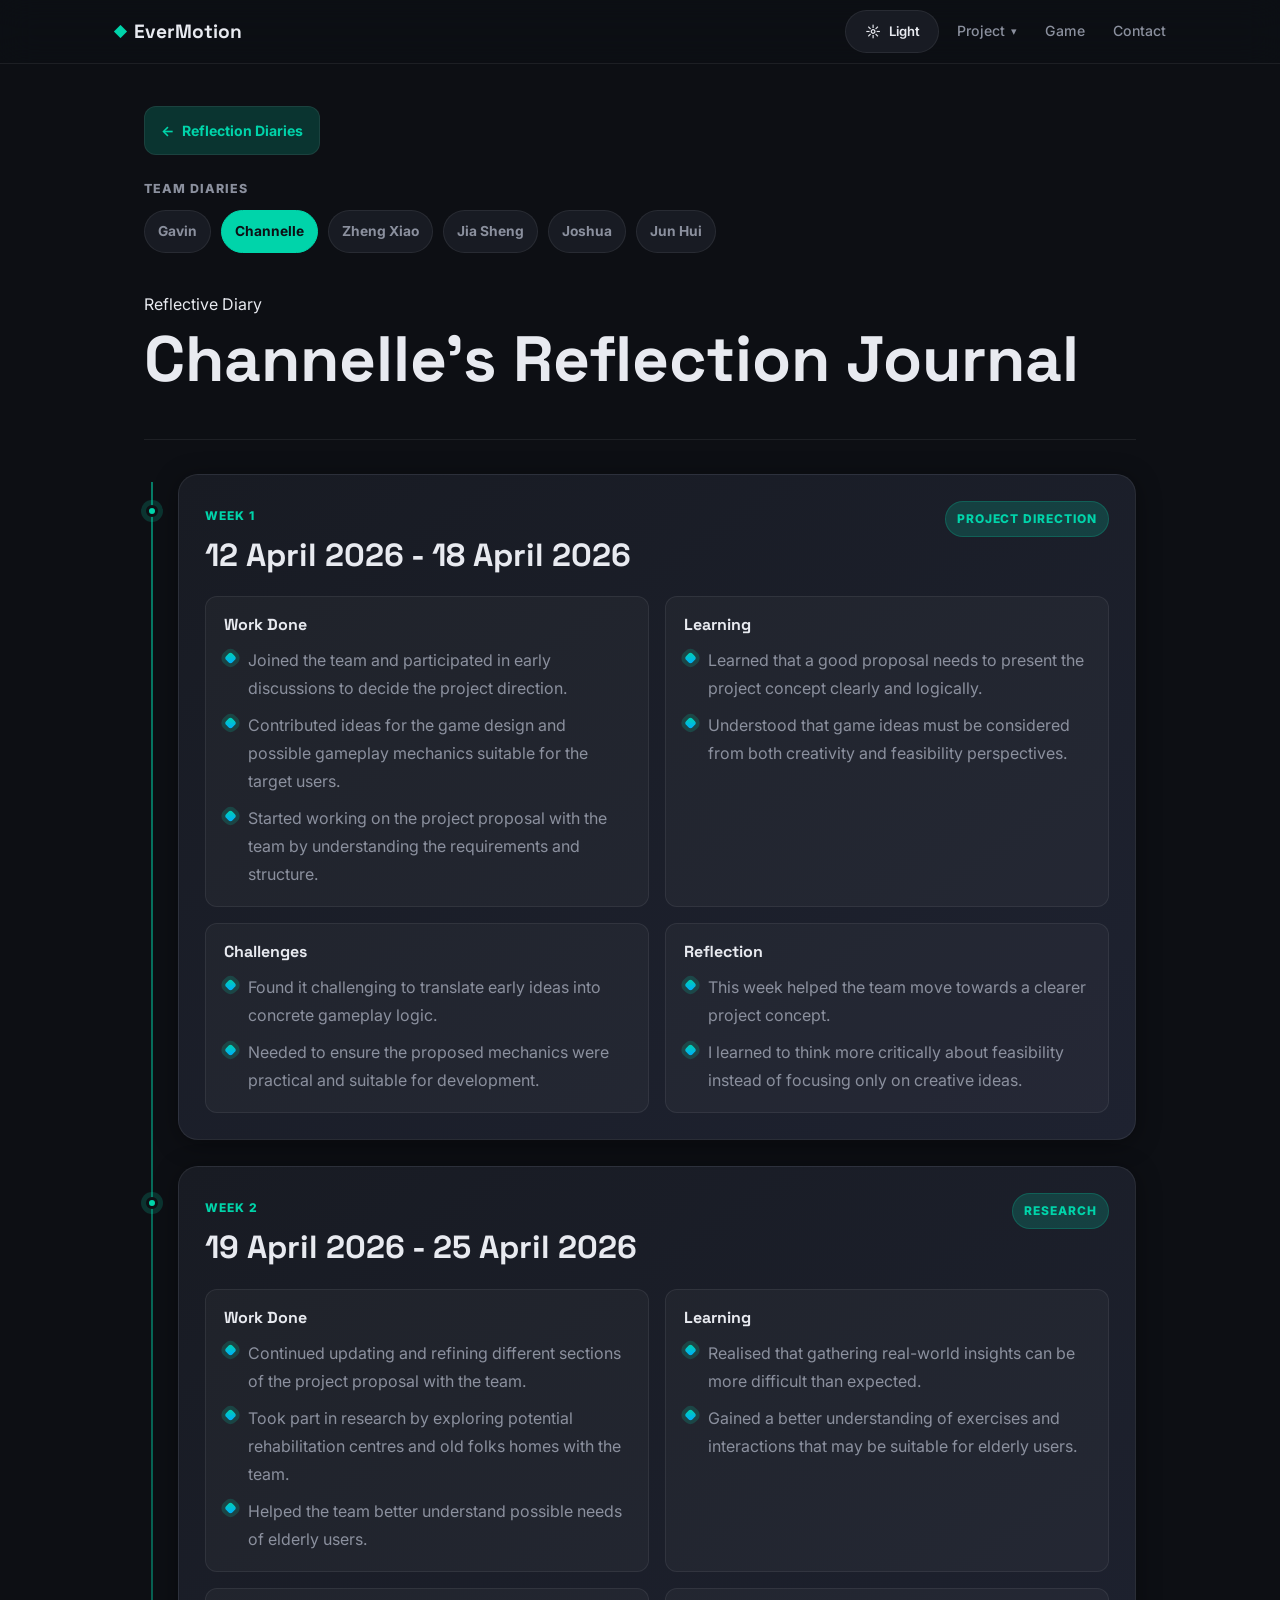
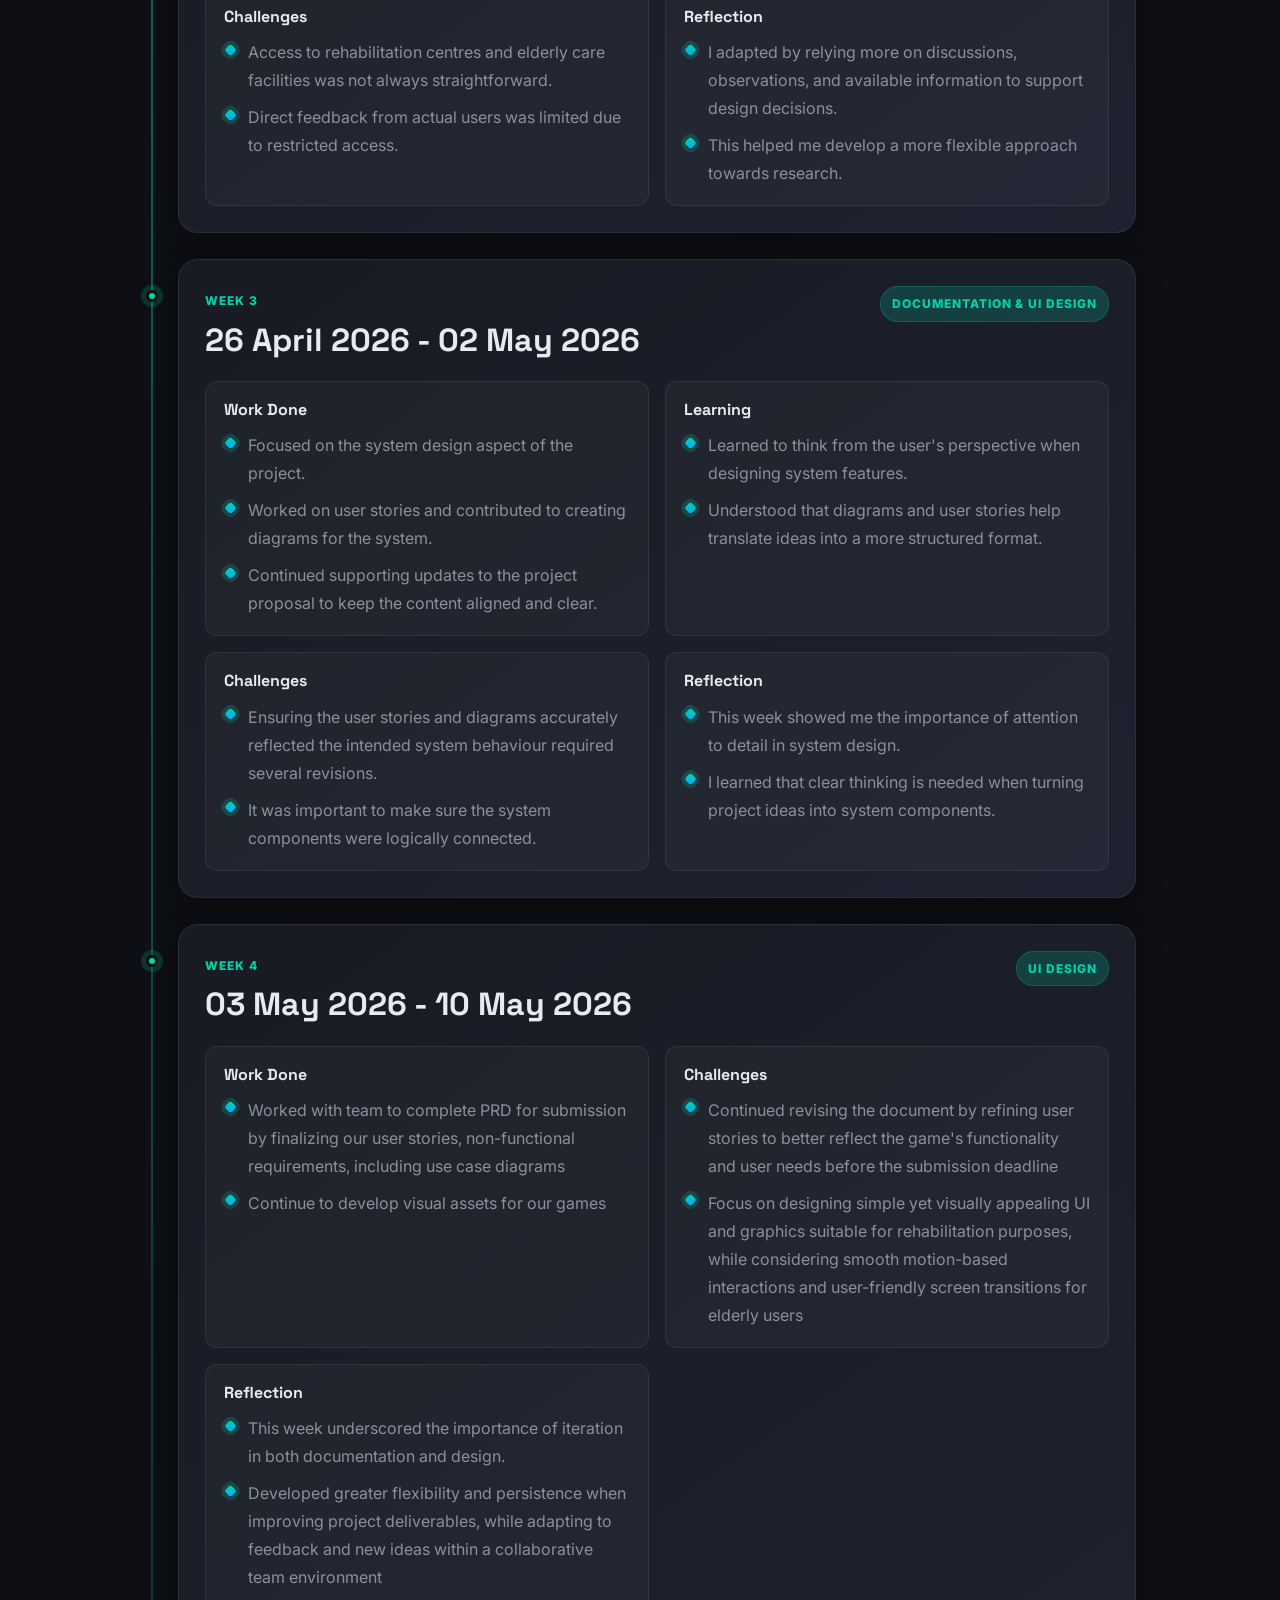
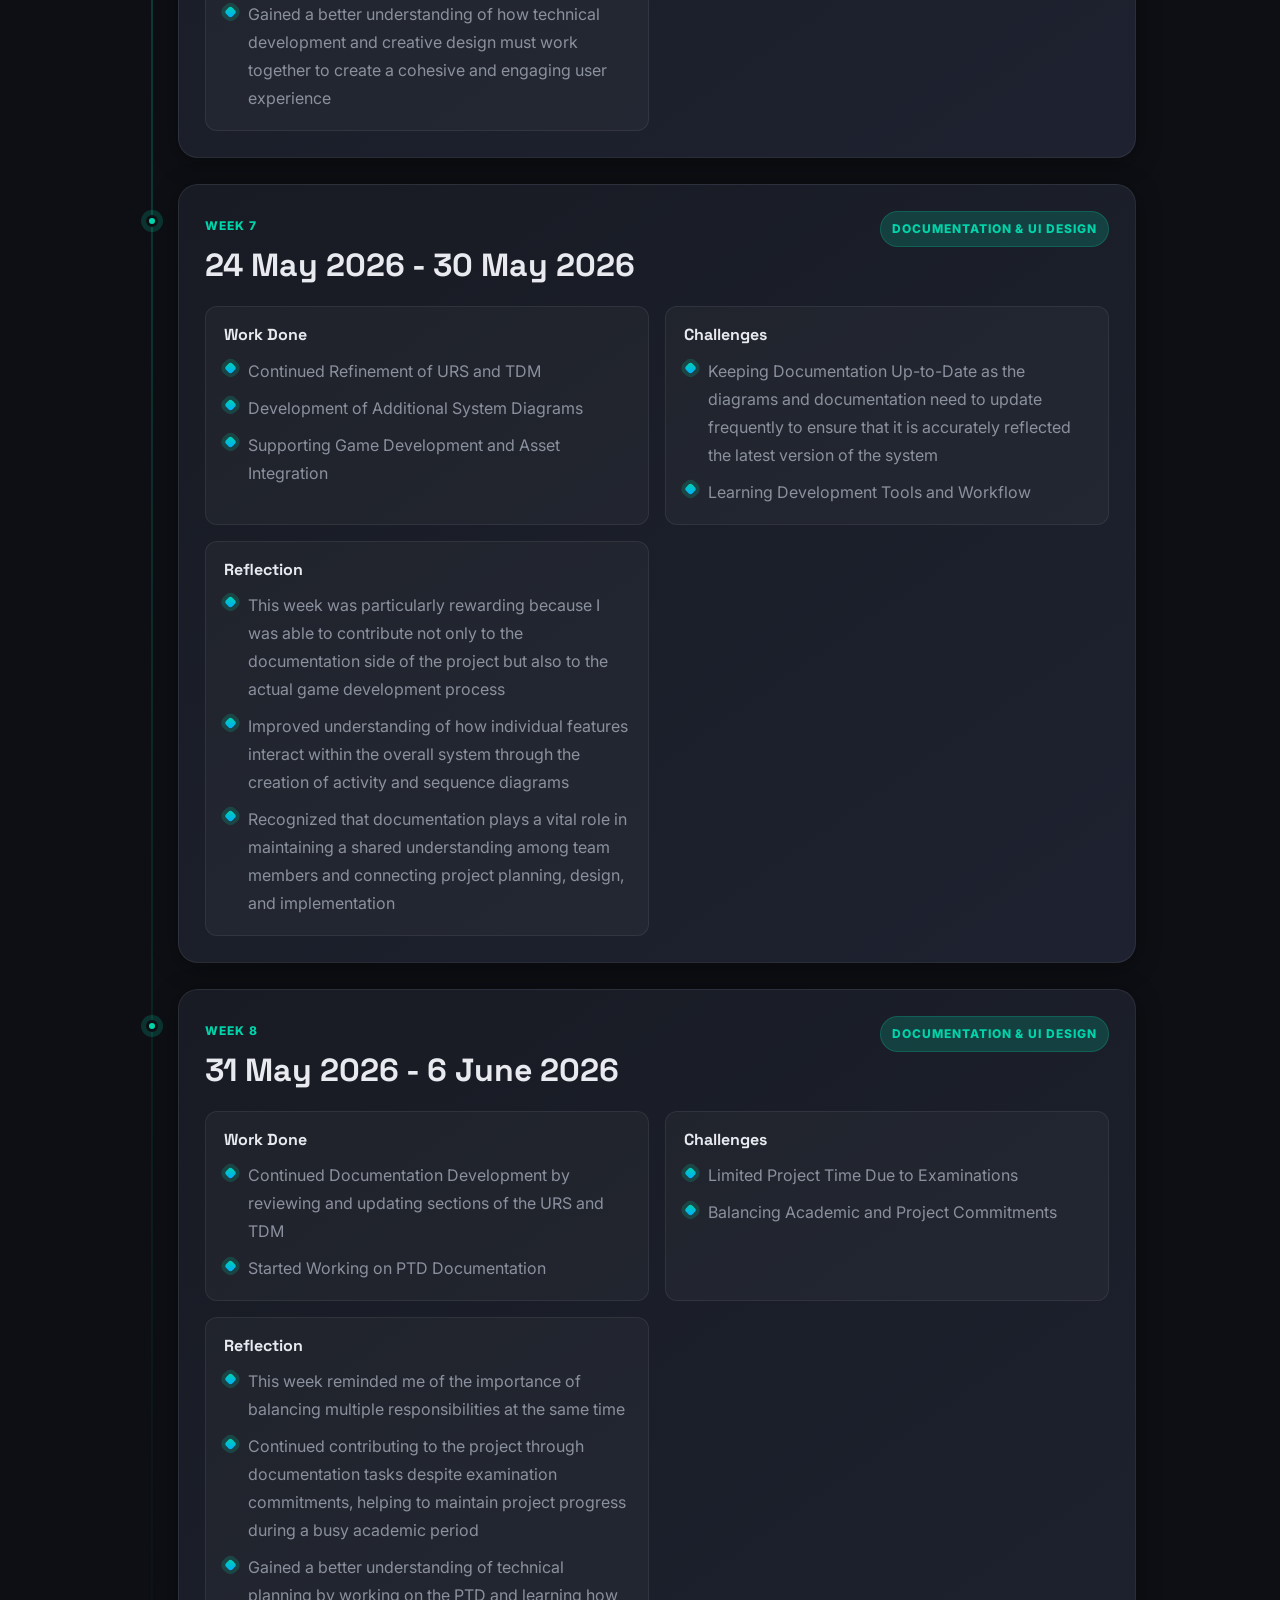
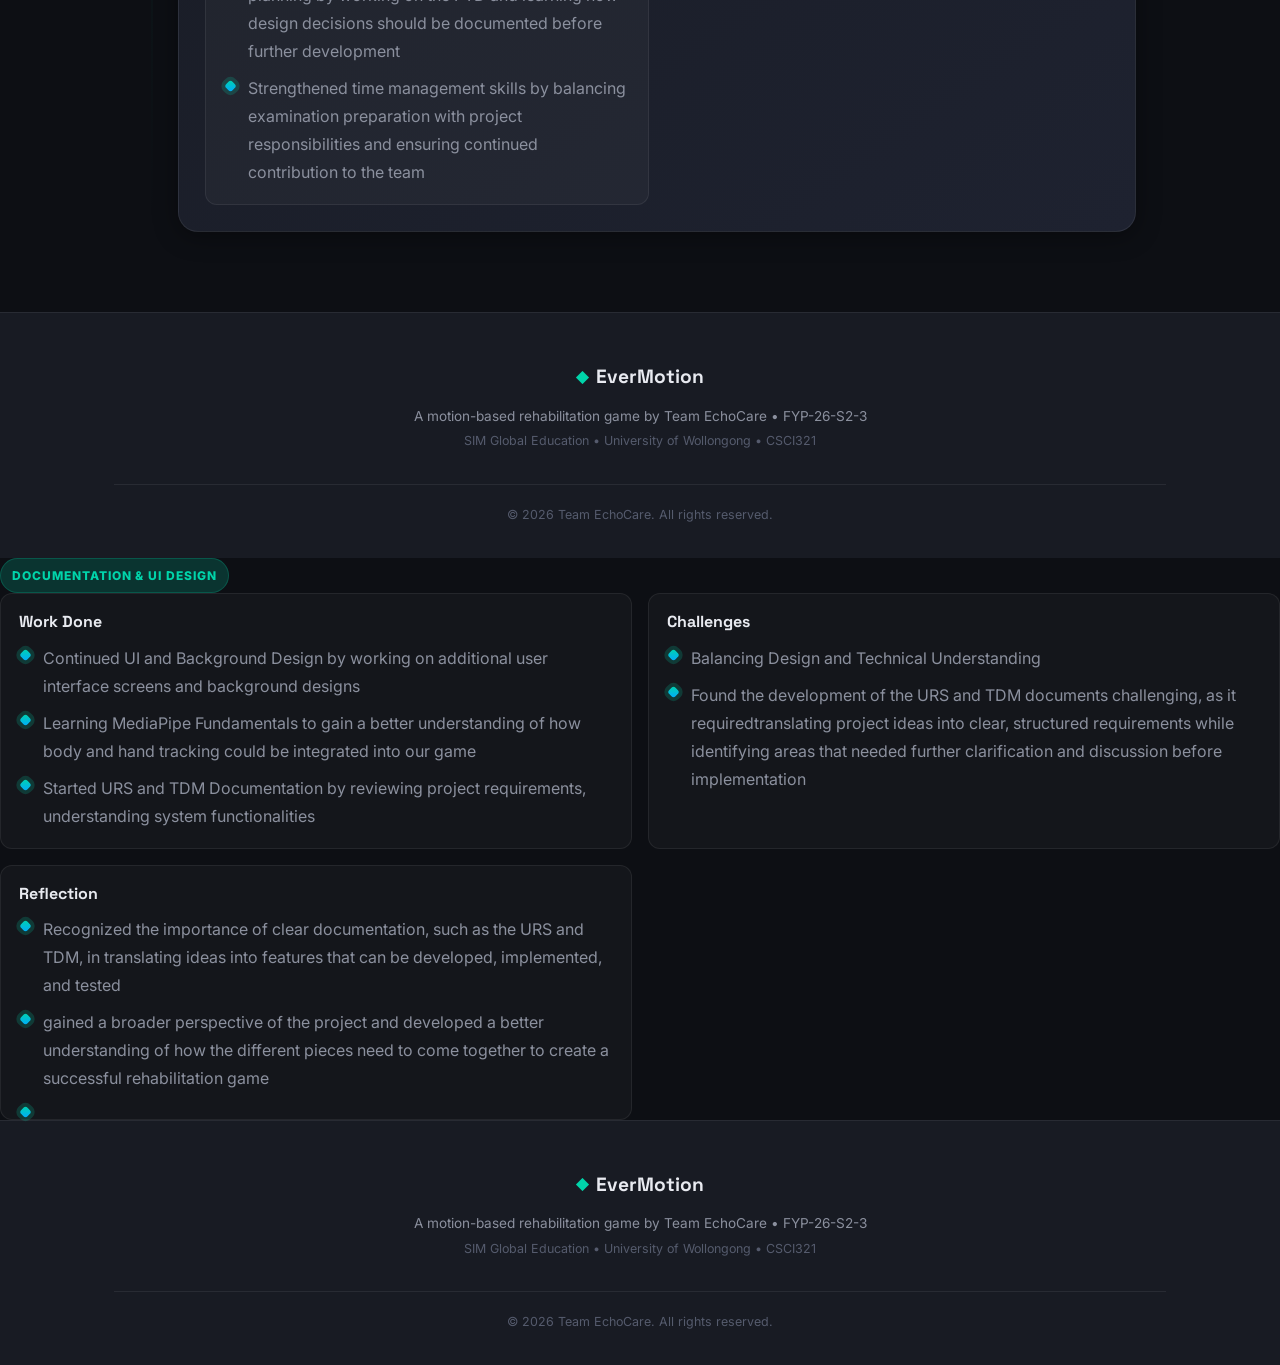
<file: FYP-ProjectWebsite/diary/ccDiary.html>
<!DOCTYPE html>
<html lang="en">
<head>
  <meta charset="UTF-8" />
  <meta name="viewport" content="width=device-width, initial-scale=1.0" />
  <title>Channelle's Reflective Diary</title>
  <link rel="stylesheet" href="../css/styles.css" />
  <link rel="preconnect" href="https://fonts.googleapis.com" />
  <link rel="preconnect" href="https://fonts.gstatic.com" crossorigin />
  <link href="https://fonts.googleapis.com/css2?family=Inter:wght@300;400;500;600;700;800&family=Space+Grotesk:wght@400;500;600;700&display=swap" rel="stylesheet" />
</head>
<body>


  <!-- ===== NAVBAR ===== -->
  <nav class="navbar" id="navbar">
    <div class="nav-container">
      <a href="../index.html" class="nav-logo">
        <span class="logo-icon">&#9670;</span>
        EverMotion
      </a>
      <div class="nav-actions">
        <button class="theme-toggle" id="themeToggle" type="button" aria-label="Switch to light theme">
          <span class="theme-toggle-icon" aria-hidden="true">&#9788;</span>
          <span class="theme-toggle-label">Light</span>
        </button>
        <button class="nav-toggle" id="navToggle" aria-label="Toggle navigation">
          <span></span><span></span><span></span>
        </button>
        <ul class="nav-links" id="navLinks">
          <li class="mega-item">
            <button class="mega-trigger" type="button" aria-haspopup="true" aria-expanded="false">
              Project <span class="mega-caret" aria-hidden="true">&#9662;</span>
            </button>
            <div class="mega-menu" role="menu" aria-label="Project navigation">
              <a href="../index.html#about" role="menuitem">About</a>
              <a href="../index.html#features" role="menuitem">Features</a>
              <a href="../index.html#tech" role="menuitem">Tech Stack</a>
              <a href="../index.html#progress" role="menuitem">Progress</a>
              <a href="../document.html" role="menuitem">Administrative Documents</a>
              <a href="../document.html#reflectDiaries" role="menuitem">Reflection Diaries</a>
              <a href="../index.html#team" role="menuitem">Team</a>
              <a href="../index.html#media" role="menuitem">Media</a>
            </div>
          </li>
          <li><a class="nav-link" href="../index.html#games">Game</a></li>
          <li><a class="nav-link" href="../index.html#contact">Contact</a></li>
        </ul>
      </div>
    </div>
  </nav>
<main class="page-offset diary-page">
    <div class="diary-toolbar">
      <a class="diary-back-link" href="../document.html#reflectDiaries"><span aria-hidden="true">&larr;</span> Reflection Diaries</a>
    </div>
    <nav class="diary-switcher" aria-label="Team reflection diaries">
      <span class="diary-switcher-label">Team Diaries</span>
      <div class="diary-switcher-links">
        <a href="GavinDiary.html">Gavin</a>
        <a class="active" href="ccDiary.html" aria-current="page">Channelle</a>
        <a href="ZXDiary.html">Zheng Xiao</a>
        <a href="jsDiary.html">Jia Sheng</a>
        <a href="joshuaDiary.html">Joshua</a>
        <a href="JHDiary.html">Jun Hui</a>
      </div>
    </nav>

    <section class="diary-hero">
      <span class="section-kicker">Reflective Diary</span>
      <h1>Channelle's Reflection Journal</h1>
    </section>

    <section class="diary-timeline" aria-label="Channelle weekly reflections">
      <article class="diary-week">
        <header class="diary-week-header">
          <div>
            <span class="diary-week-label">Week 1</span>
            <h2>12 April 2026 - 18 April 2026</h2>
          </div>
          <span class="diary-week-tag">Project Direction</span>
        </header>

        <div class="diary-section-grid">
          <section class="diary-block">
            <h3>Work Done</h3>
            <ul>
              <li>Joined the team and participated in early discussions to decide the project direction.</li>
              <li>Contributed ideas for the game design and possible gameplay mechanics suitable for the target users.</li>
              <li>Started working on the project proposal with the team by understanding the requirements and structure.</li>
            </ul>
          </section>

          <section class="diary-block">
            <h3>Learning</h3>
            <ul>
              <li>Learned that a good proposal needs to present the project concept clearly and logically.</li>
              <li>Understood that game ideas must be considered from both creativity and feasibility perspectives.</li>
            </ul>
          </section>

          <section class="diary-block">
            <h3>Challenges</h3>
            <ul>
              <li>Found it challenging to translate early ideas into concrete gameplay logic.</li>
              <li>Needed to ensure the proposed mechanics were practical and suitable for development.</li>
            </ul>
          </section>

          <section class="diary-block">
            <h3>Reflection</h3>
            <ul>
              <li>This week helped the team move towards a clearer project concept.</li>
              <li>I learned to think more critically about feasibility instead of focusing only on creative ideas.</li>
            </ul>
          </section>
        </div>
      </article>

      <article class="diary-week">
        <header class="diary-week-header">
          <div>
            <span class="diary-week-label">Week 2</span>
            <h2>19 April 2026 - 25 April 2026</h2>
          </div>
          <span class="diary-week-tag">Research</span>
        </header>

        <div class="diary-section-grid">
          <section class="diary-block">
            <h3>Work Done</h3>
            <ul>
              <li>Continued updating and refining different sections of the project proposal with the team.</li>
              <li>Took part in research by exploring potential rehabilitation centres and old folks homes with the team.</li>
              <li>Helped the team better understand possible needs of elderly users.</li>
            </ul>
          </section>

          <section class="diary-block">
            <h3>Learning</h3>
            <ul>
              <li>Realised that gathering real-world insights can be more difficult than expected.</li>
              <li>Gained a better understanding of exercises and interactions that may be suitable for elderly users.</li>
            </ul>
          </section>

          <section class="diary-block">
            <h3>Challenges</h3>
            <ul>
              <li>Access to rehabilitation centres and elderly care facilities was not always straightforward.</li>
              <li>Direct feedback from actual users was limited due to restricted access.</li>
            </ul>
          </section>

          <section class="diary-block">
            <h3>Reflection</h3>
            <ul>
              <li>I adapted by relying more on discussions, observations, and available information to support design decisions.</li>
              <li>This helped me develop a more flexible approach towards research.</li>
            </ul>
          </section>
        </div>
      </article>

      <article class="diary-week">
        <header class="diary-week-header">
          <div>
            <span class="diary-week-label">Week 3</span>
            <h2>26 April 2026 - 02 May 2026</h2>
          </div>
          <span class="diary-week-tag">Documentation & UI Design </span>
        </header>

        <div class="diary-section-grid">
          <section class="diary-block">
            <h3>Work Done</h3>
            <ul>
              <li>Focused on the system design aspect of the project.</li>
              <li>Worked on user stories and contributed to creating diagrams for the system.</li>
              <li>Continued supporting updates to the project proposal to keep the content aligned and clear.</li>
            </ul>
          </section>

          <section class="diary-block">
            <h3>Learning</h3>
            <ul>
              <li>Learned to think from the user's perspective when designing system features.</li>
              <li>Understood that diagrams and user stories help translate ideas into a more structured format.</li>
            </ul>
          </section>

          <section class="diary-block">
            <h3>Challenges</h3>
            <ul>
              <li>Ensuring the user stories and diagrams accurately reflected the intended system behaviour required several revisions.</li>
              <li>It was important to make sure the system components were logically connected.</li>
            </ul>
          </section>

          <section class="diary-block">
            <h3>Reflection</h3>
            <ul>
              <li>This week showed me the importance of attention to detail in system design.</li>
              <li>I learned that clear thinking is needed when turning project ideas into system components.</li>
            </ul>
          </section>
        </div>
      </article>

      <article class="diary-week">
        <header class="diary-week-header">
          <div>
            <span class="diary-week-label">Week 4</span>
            <h2>03 May 2026 - 10 May 2026</h2>
          </div>
          <span class="diary-week-tag">UI Design</span>
        </header>

        <div class="diary-section-grid">
          <section class="diary-block">
            <h3>Work Done</h3>
            <ul>
              <li>Worked with team to complete PRD for submission by finalizing our user stories, non-functional requirements, including use case diagrams</li>
              <li>Continue to develop visual assets for our games</li>
            </ul>
          </section>

          <section class="diary-block">
            <h3>Challenges</h3>
            <ul>
              <li>Continued revising the document by refining user stories to better reflect the game's functionality and user needs before the submission deadline</li>
              <li>Focus on designing simple yet visually appealing UI and graphics suitable for rehabilitation purposes, while considering smooth motion-based interactions and user-friendly screen transitions for elderly users</li>
            </ul>
          </section>

          <section class="diary-block">
            <h3>Reflection</h3>
            <ul>
              <li>This week underscored the importance of iteration in both documentation and design.</li>
              <li>Developed greater flexibility and persistence when improving project deliverables, while adapting to feedback and new ideas within a collaborative team environment </li>
              <li>Gained a better understanding of how technical development and creative design must work together to create a cohesive and engaging user experience</li>
            </ul>
          </section>
        </div>
      </article>

      <article class="diary-week">
        <header class="diary-week-header">
          <div>
            <span class="diary-week-label">Week 7</span>
            <h2>24 May 2026 - 30 May 2026</h2>
          </div>
          <span class="diary-week-tag">Documentation & UI Design</span>
        </header>

        <div class="diary-section-grid">
          <section class="diary-block">
            <h3>Work Done</h3>
            <ul>
              <li>Continued Refinement of URS and TDM </li>
              <li>Development of Additional System Diagrams</li>
              <li> Supporting Game Development and Asset Integration</li>
            </ul>
          </section>

          <section class="diary-block">
            <h3>Challenges</h3>
            <ul>
              <li>Keeping Documentation Up-to-Date as the diagrams and documentation need to update frequently to ensure that it is accurately reflected the latest version of the system</li>
              <li>Learning Development Tools and Workflow</li>
            </ul>
          </section>

          <section class="diary-block">
            <h3>Reflection</h3>
            <ul>
              <li>This week was particularly rewarding because I was able to contribute not only to the documentation side of the project but also to the actual game development process</li>
              <li>Improved understanding of how individual features interact within the overall system through the creation of activity and sequence diagrams</li>
              <li>Recognized that documentation plays a vital role in maintaining a shared understanding among team members and connecting project planning, design, and implementation</li>
            </ul>
          </section>
        </div>
      </article>

      <article class="diary-week">
        <header class="diary-week-header">
          <div>
            <span class="diary-week-label">Week 8</span>
            <h2>31 May 2026 - 6 June 2026</h2>
          </div>
          <span class="diary-week-tag">Documentation & UI Design</span>
        </header>

        <div class="diary-section-grid">
          <section class="diary-block">
            <h3>Work Done</h3>
            <ul>
              <li>Continued Documentation Development by reviewing and updating sections of the URS and TDM</li>
              <li> Started Working on PTD Documentation</li>
            </ul>
          </section>

          <section class="diary-block">
            <h3>Challenges</h3>
            <ul>
              <li>Limited Project Time Due to Examinations</li>
              <li>Balancing Academic and Project Commitments</li>
            </ul>
          </section>

          <section class="diary-block">
            <h3>Reflection</h3>
            <ul>
              <li>This week reminded me of the importance of balancing multiple responsibilities at the same time</li>
              <li>Continued contributing to the project through documentation tasks despite examination commitments, helping to maintain project progress during a busy academic period</li>
              <li>Gained a better understanding of technical planning by working on the PTD and learning how design decisions should be documented before further development</li>
              <li>Strengthened time management skills by balancing examination preparation with project responsibilities and ensuring continued contribution to the team</li>
            </ul>
          </section>
        </div>
      </article>

    </section>
</main>

 <!-- ===== FOOTER ===== -->
  <footer class="footer">
    <div class="container">
      <div class="footer-top">
        <div class="footer-brand">
          <span class="logo-icon">&#9670;</span>
          <span>EverMotion</span>
        </div>
        <p>A motion-based rehabilitation game by Team EchoCare &bull; FYP-26-S2-3</p>
        <p class="footer-school">SIM Global Education &bull; University of Wollongong &bull; CSCI321</p>
      </div>
      <div class="footer-bottom">
        <p>&copy; 2026 Team EchoCare. All rights reserved.</p>
      </div>
    </div>
  </footer>
  <script src="../js/main.js"></script>
</body>
</html>

          </div>
          <span class="diary-week-tag">Documentation & UI Design</span>
        </header>

        <div class="diary-section-grid">
          <section class="diary-block">
            <h3>Work Done</h3>
            <ul>
              <li>Continued UI and Background Design by working on additional user interface screens and background designs</li>
              <li>Learning MediaPipe Fundamentals to gain a better understanding of how body and hand tracking could be integrated into our game</li>
              <li>Started URS and TDM Documentation by reviewing project requirements, understanding system functionalities</li>
            </ul>
          </section>

          <section class="diary-block">
            <h3>Challenges</h3>
            <ul>
              <li>Balancing Design and Technical Understanding</li>
              <li>Found the development of the URS and TDM documents challenging, as it requiredtranslating project ideas into clear, structured requirements while identifying areas that needed further clarification and discussion before implementation</li>
            </ul>
          </section>

          <section class="diary-block">
            <h3>Reflection</h3>
            <ul>
              <li>Recognized the importance of clear documentation, such as the URS and TDM, in translating ideas into features that can be developed, implemented, and tested</li>
              <li>gained a broader perspective of the project and developed a better understanding of how the different pieces need to come together to create a successful rehabilitation game </li>
              <li></li>
            </ul>
          </section>
        </div>
      </article>


    </section>
</main>

 <!-- ===== FOOTER ===== -->
  <footer class="footer">
    <div class="container">
      <div class="footer-top">
        <div class="footer-brand">
          <span class="logo-icon">&#9670;</span>
          <span>EverMotion</span>
        </div>
        <p>A motion-based rehabilitation game by Team EchoCare &bull; FYP-26-S2-3</p>
        <p class="footer-school">SIM Global Education &bull; University of Wollongong &bull; CSCI321</p>
      </div>
      <div class="footer-bottom">
        <p>&copy; 2026 Team EchoCare. All rights reserved.</p>
      </div>
    </div>
  </footer>
  <script src="../js/main.js"></script>
</body>
</html>
</file>
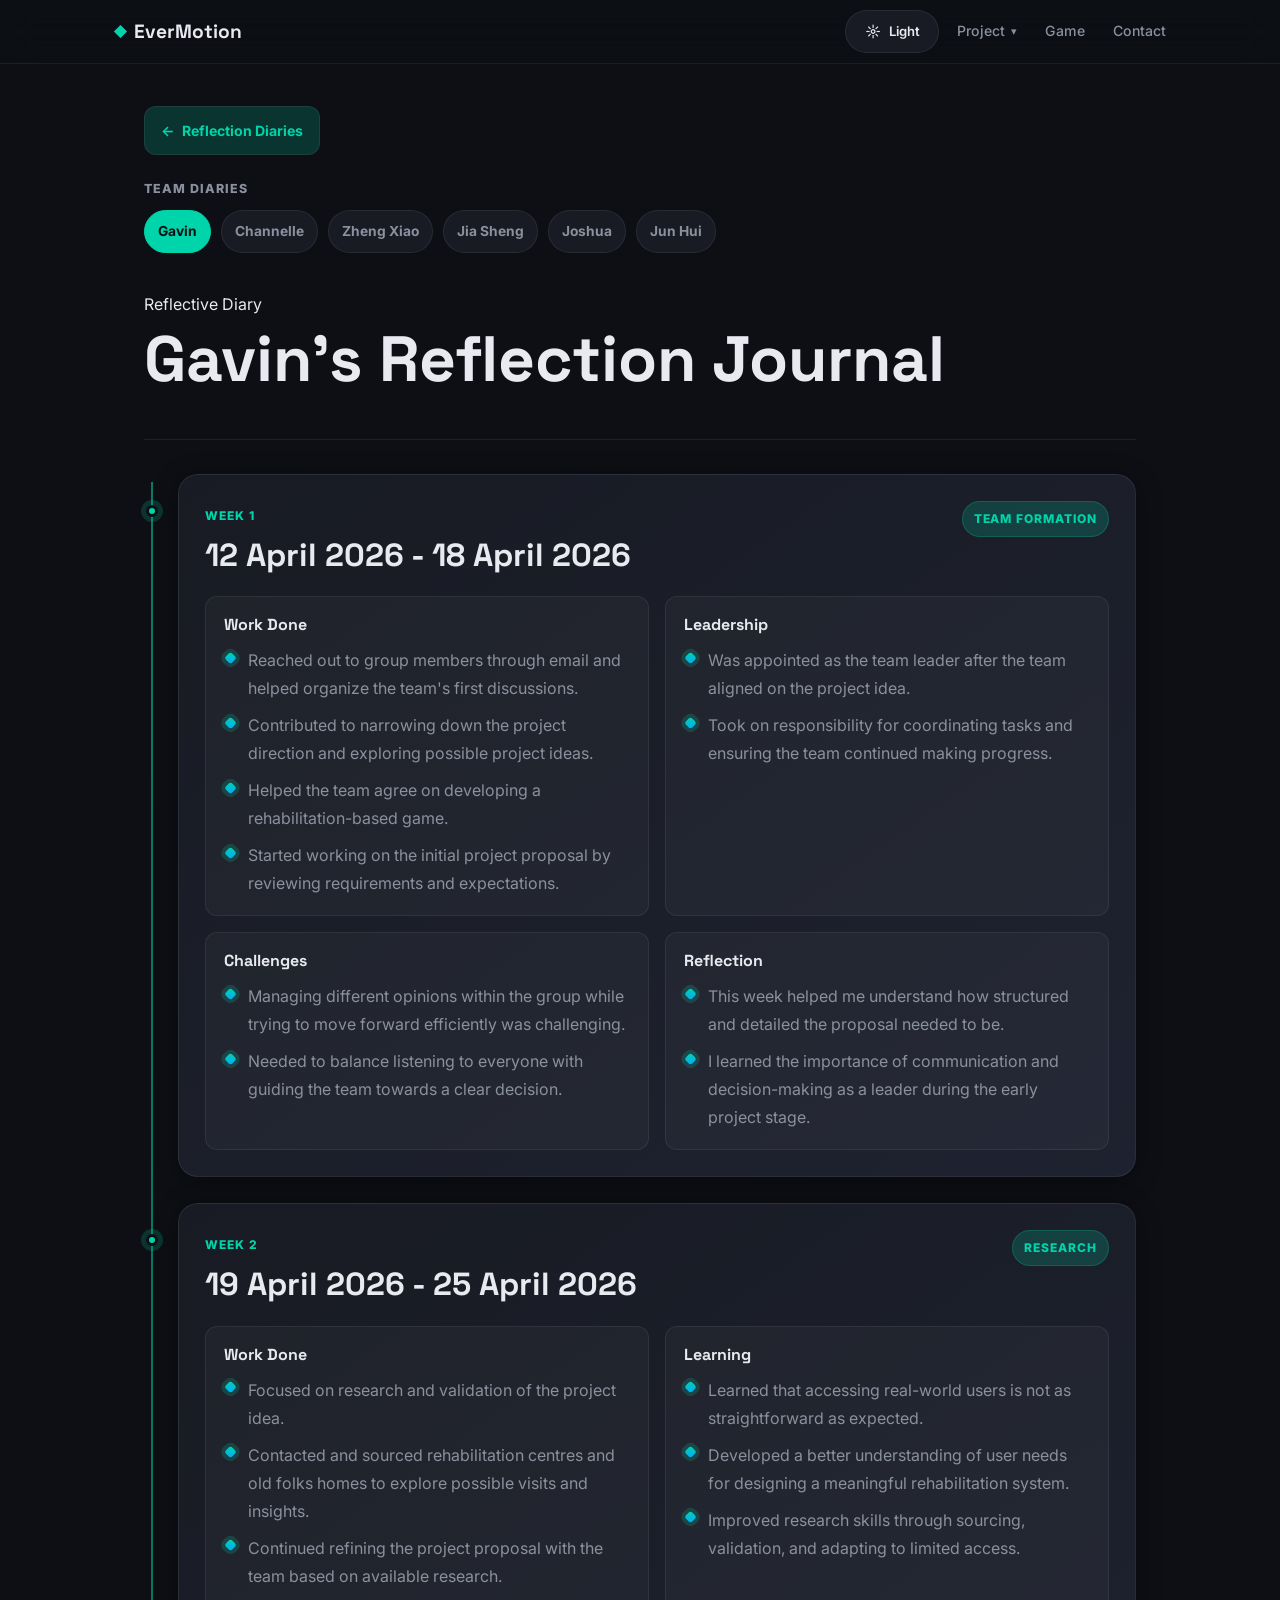
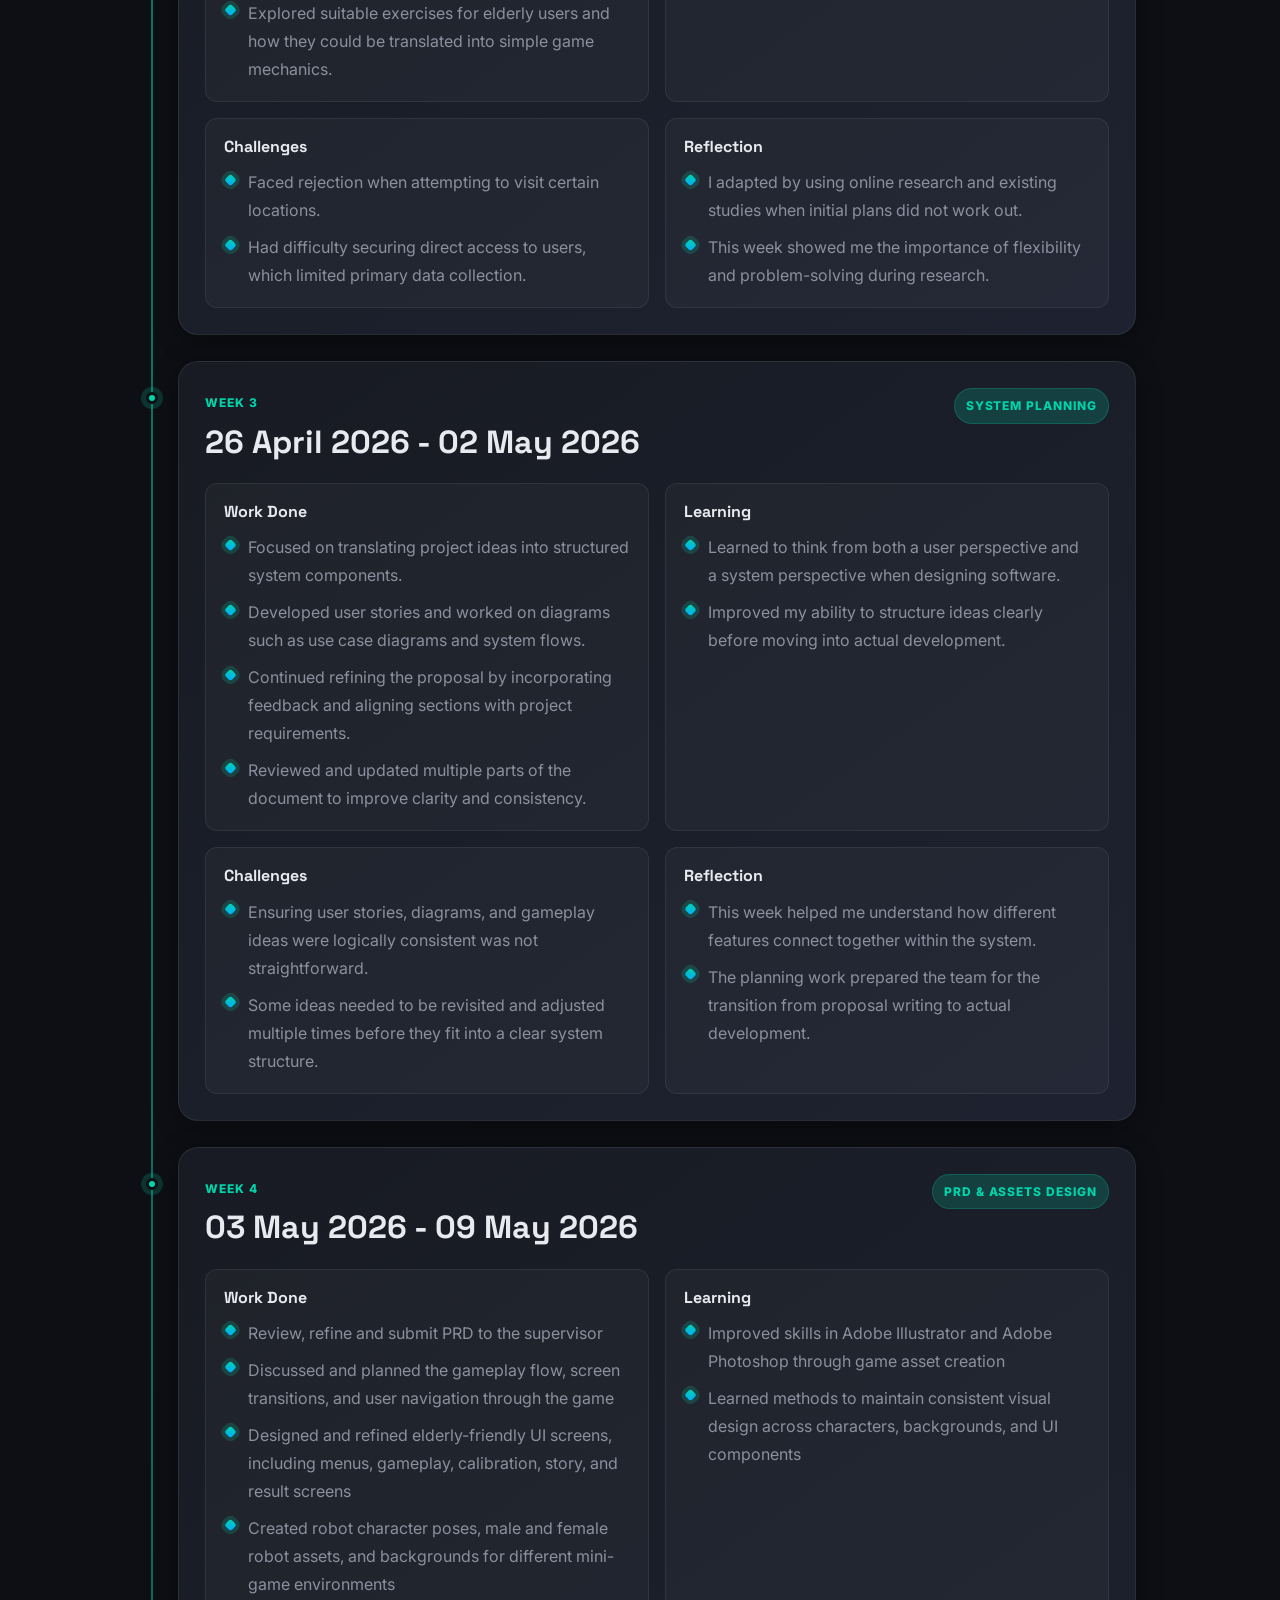
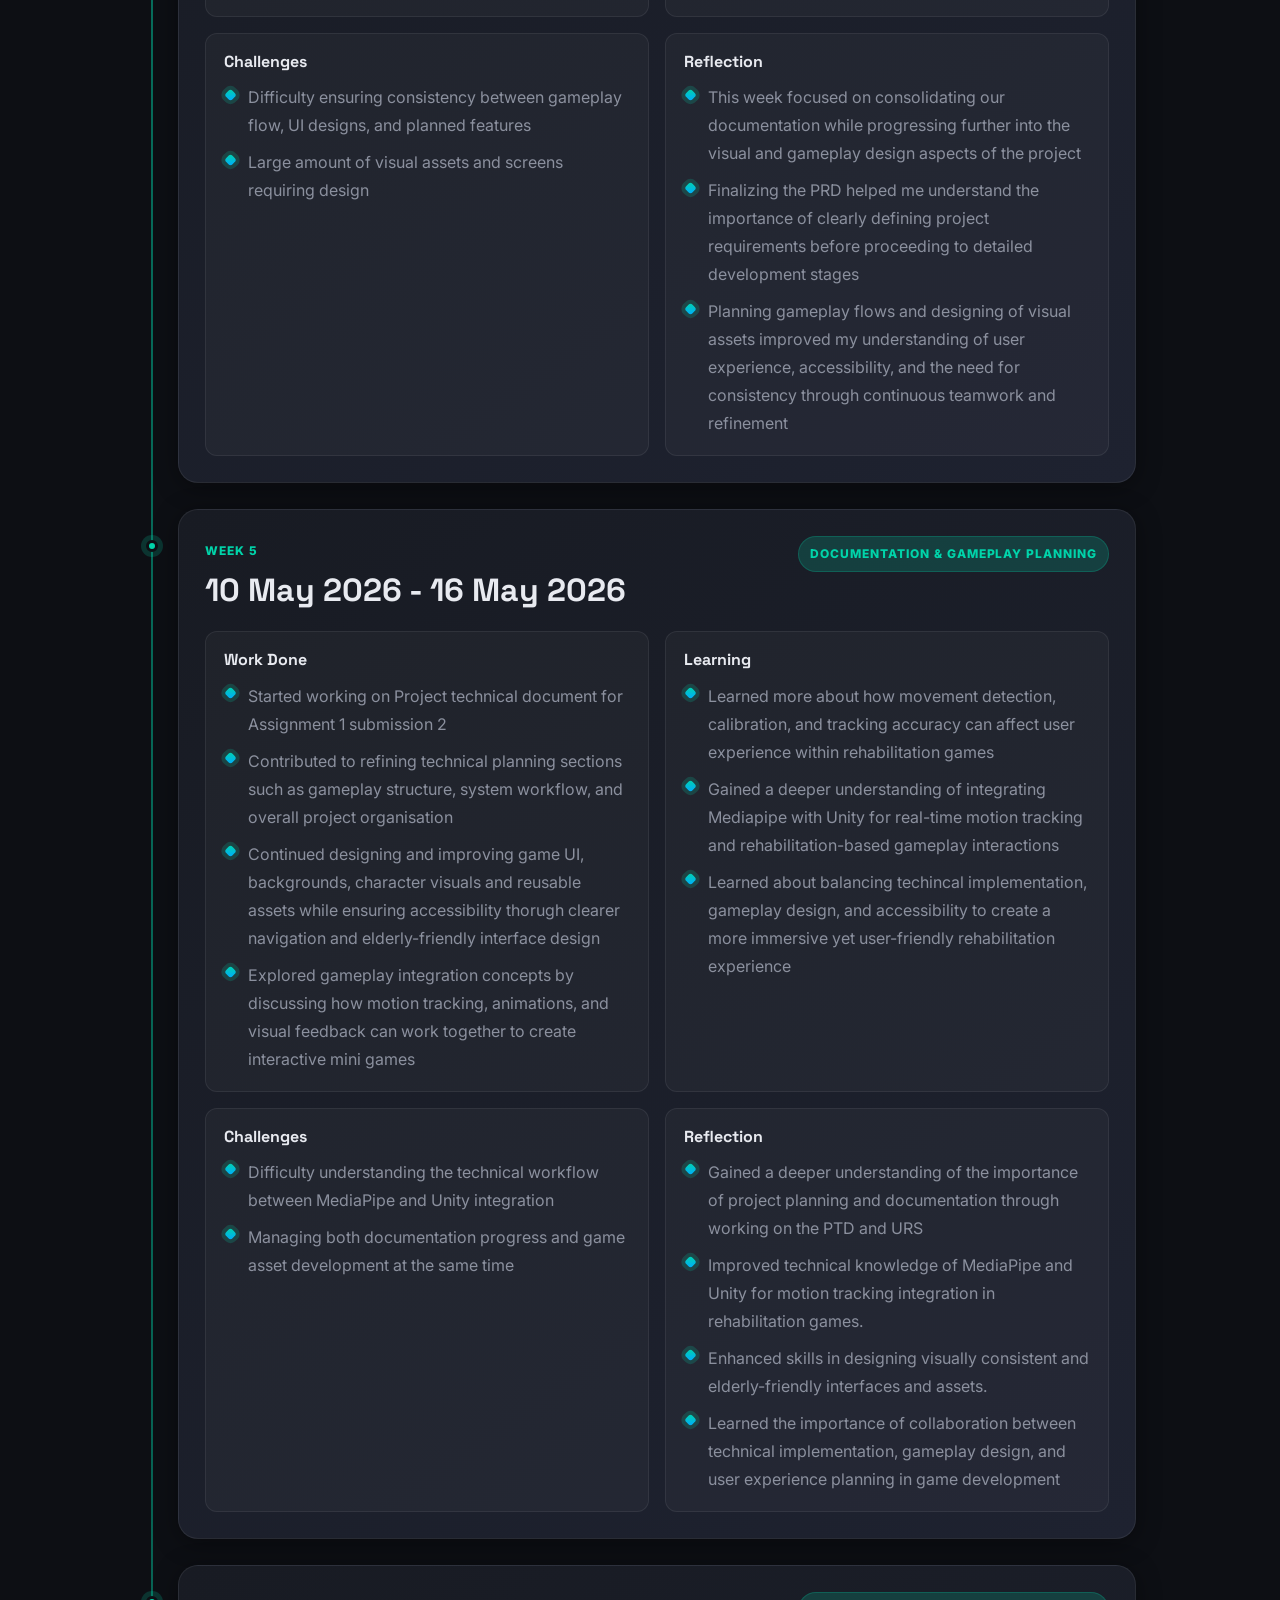
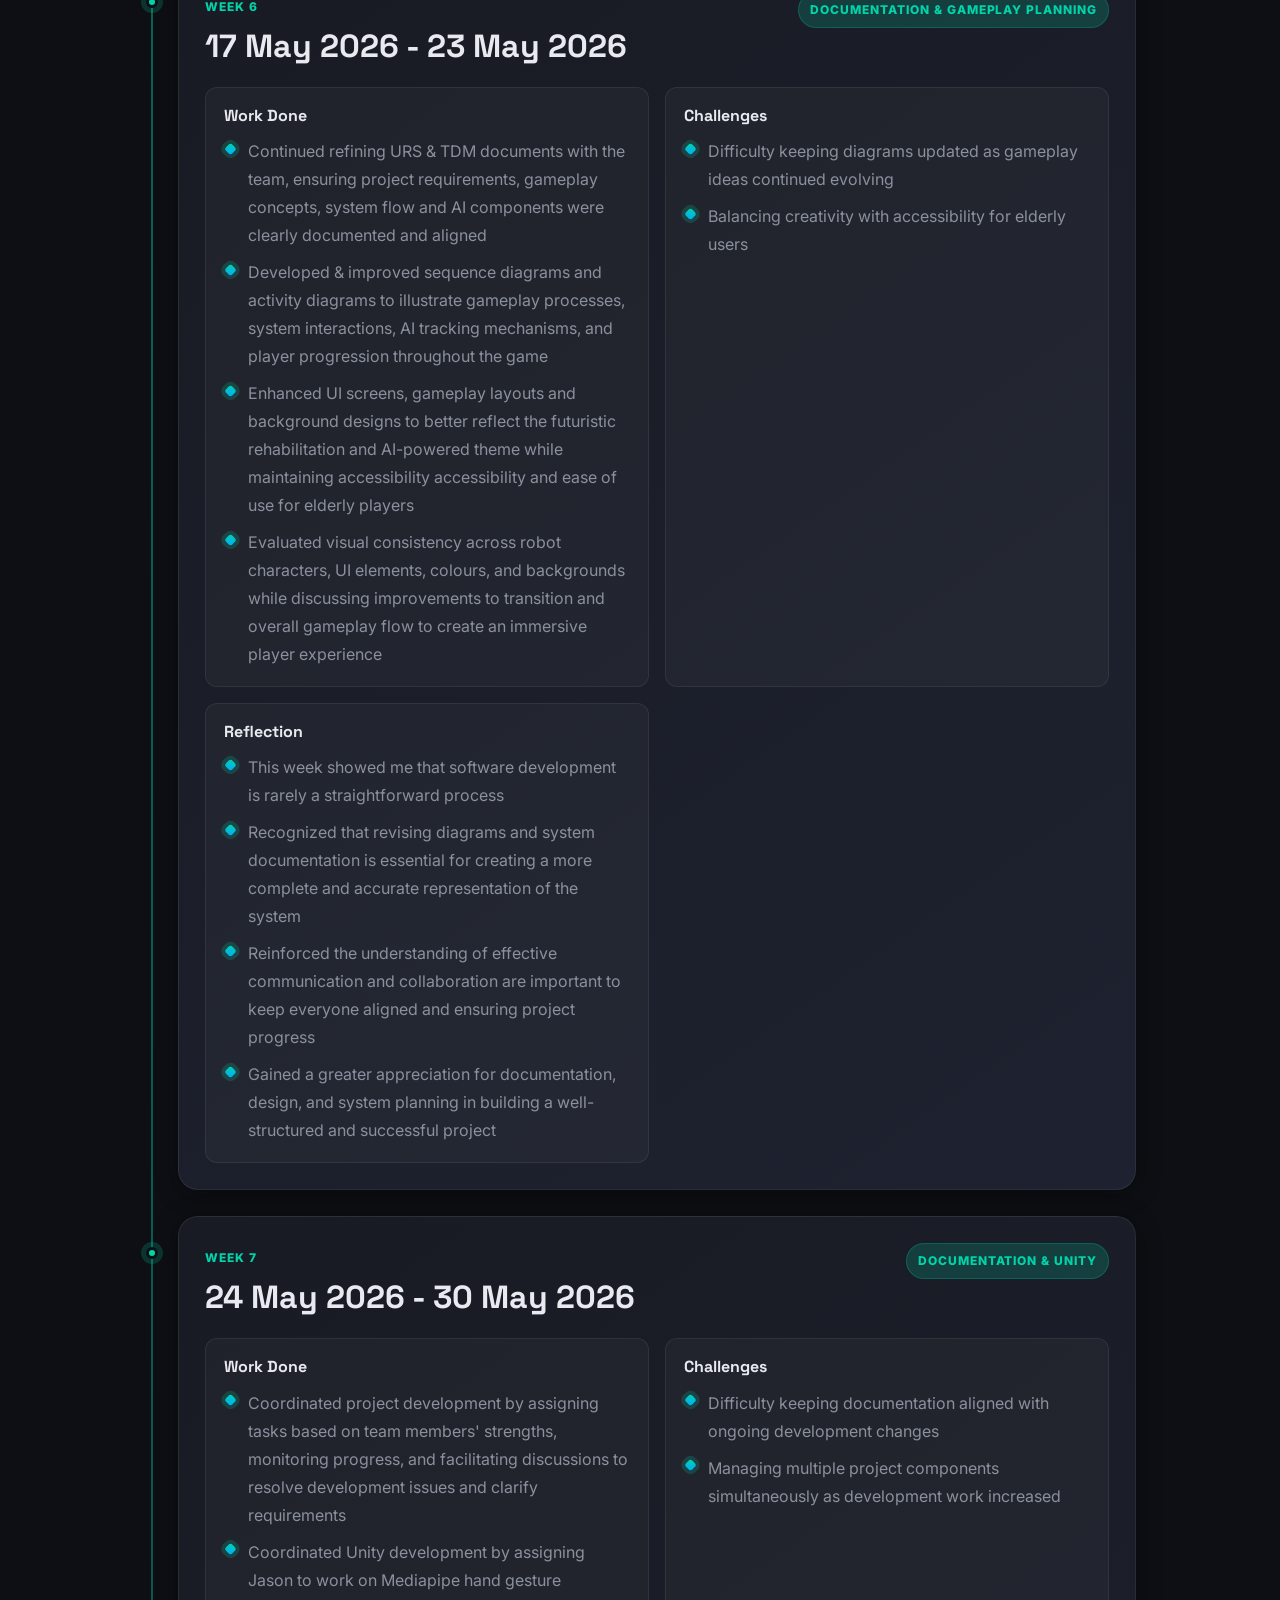
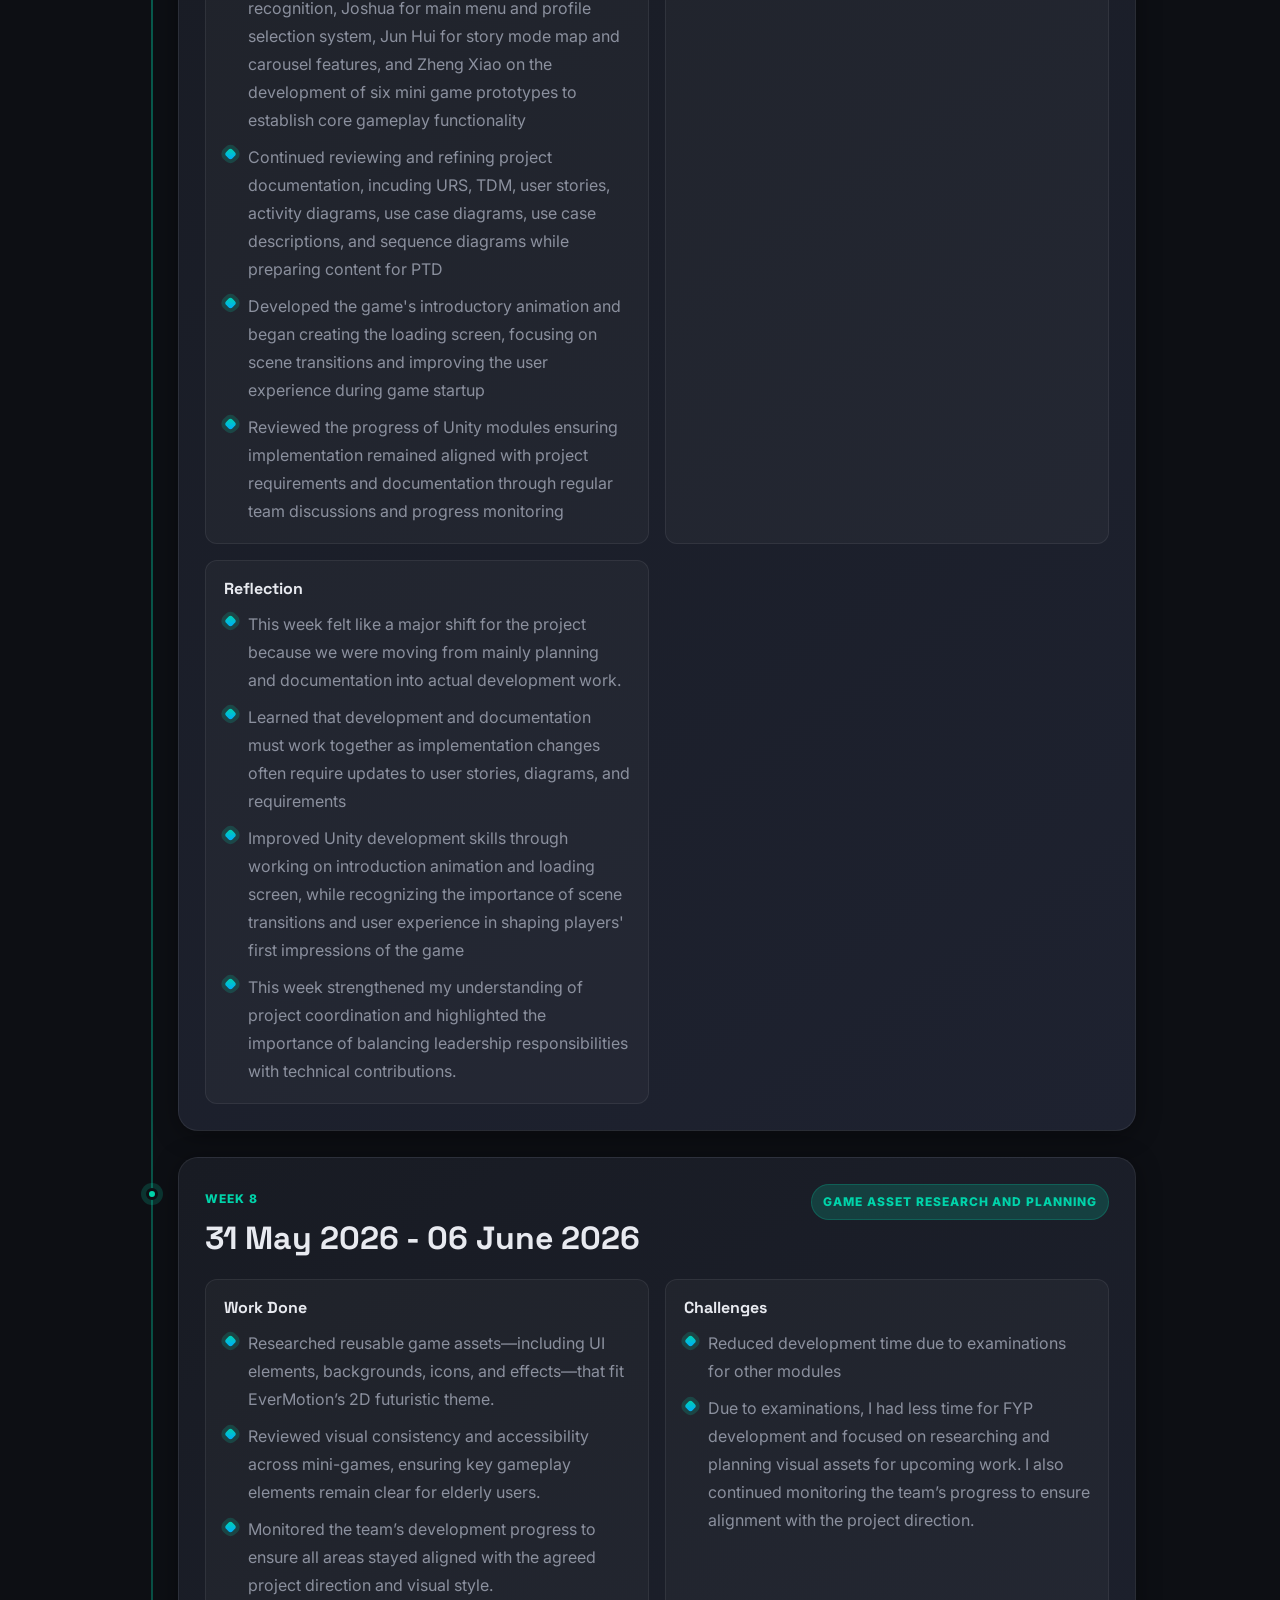
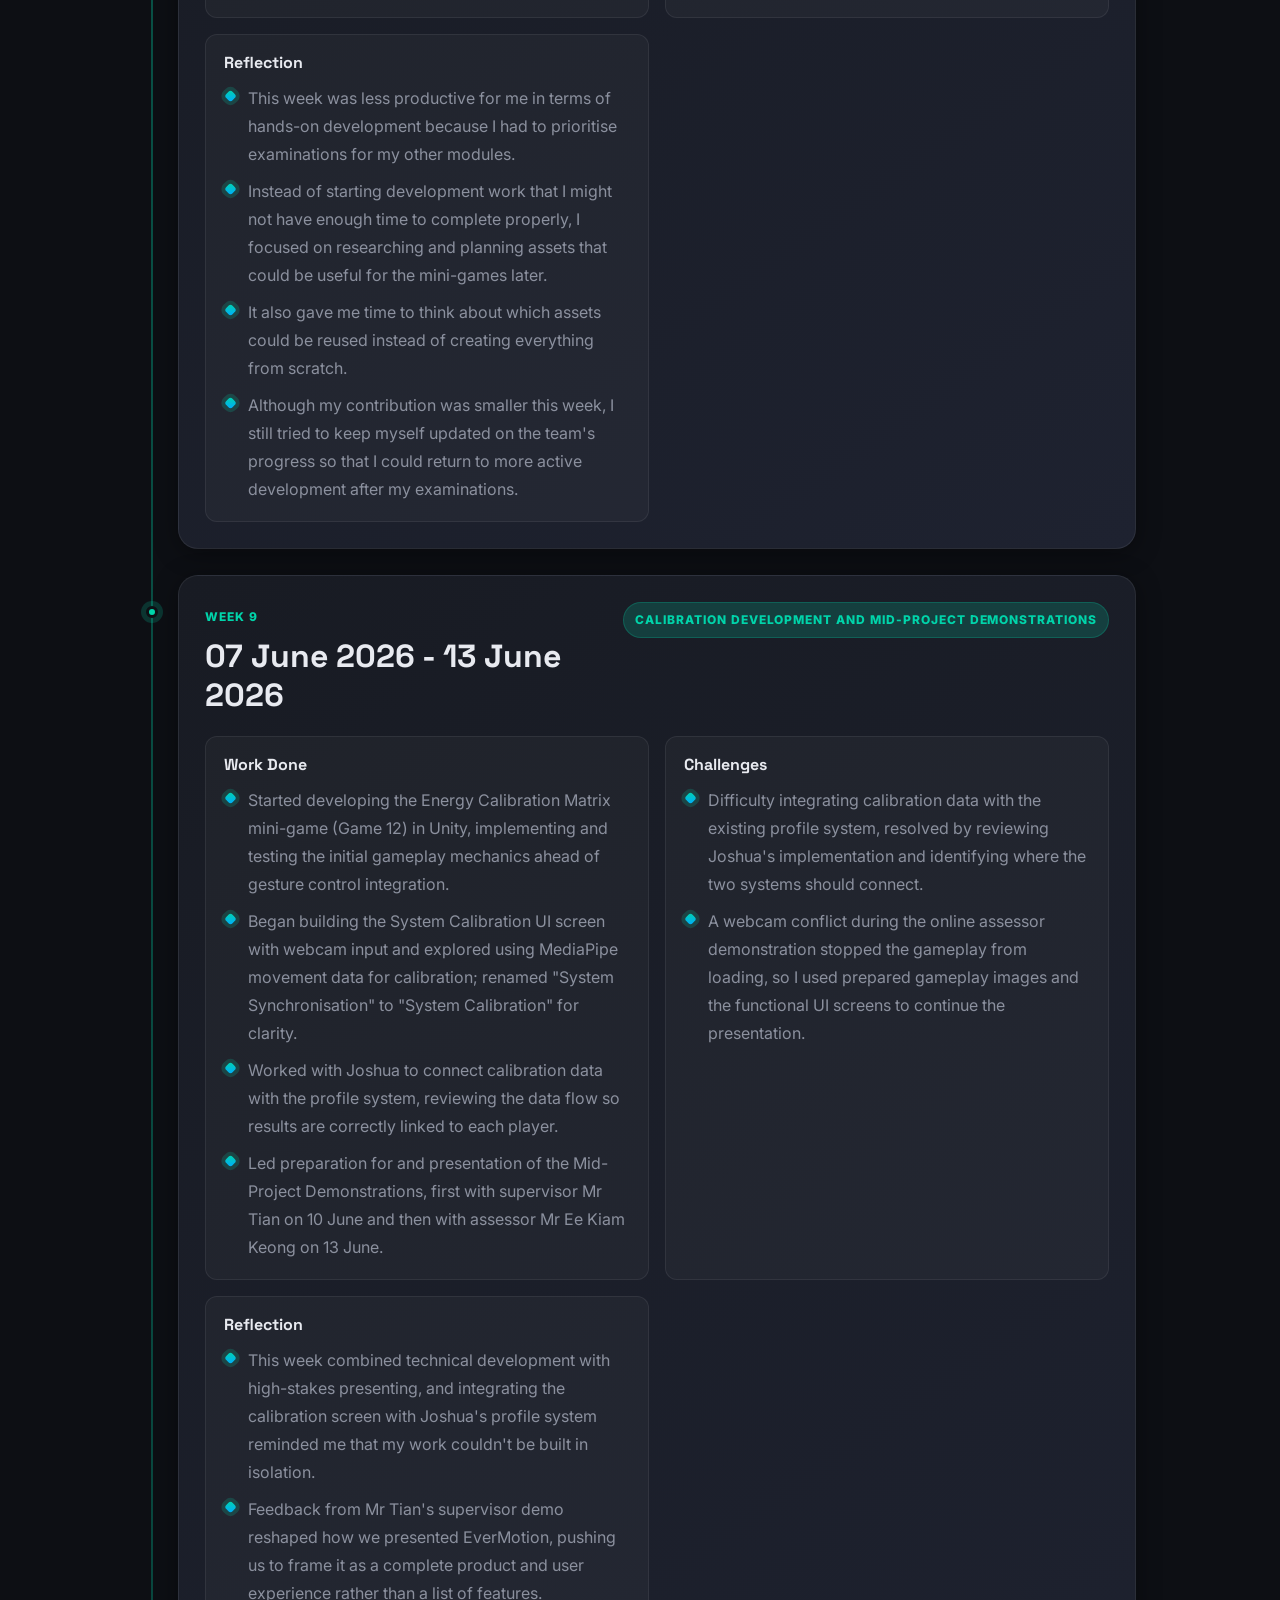
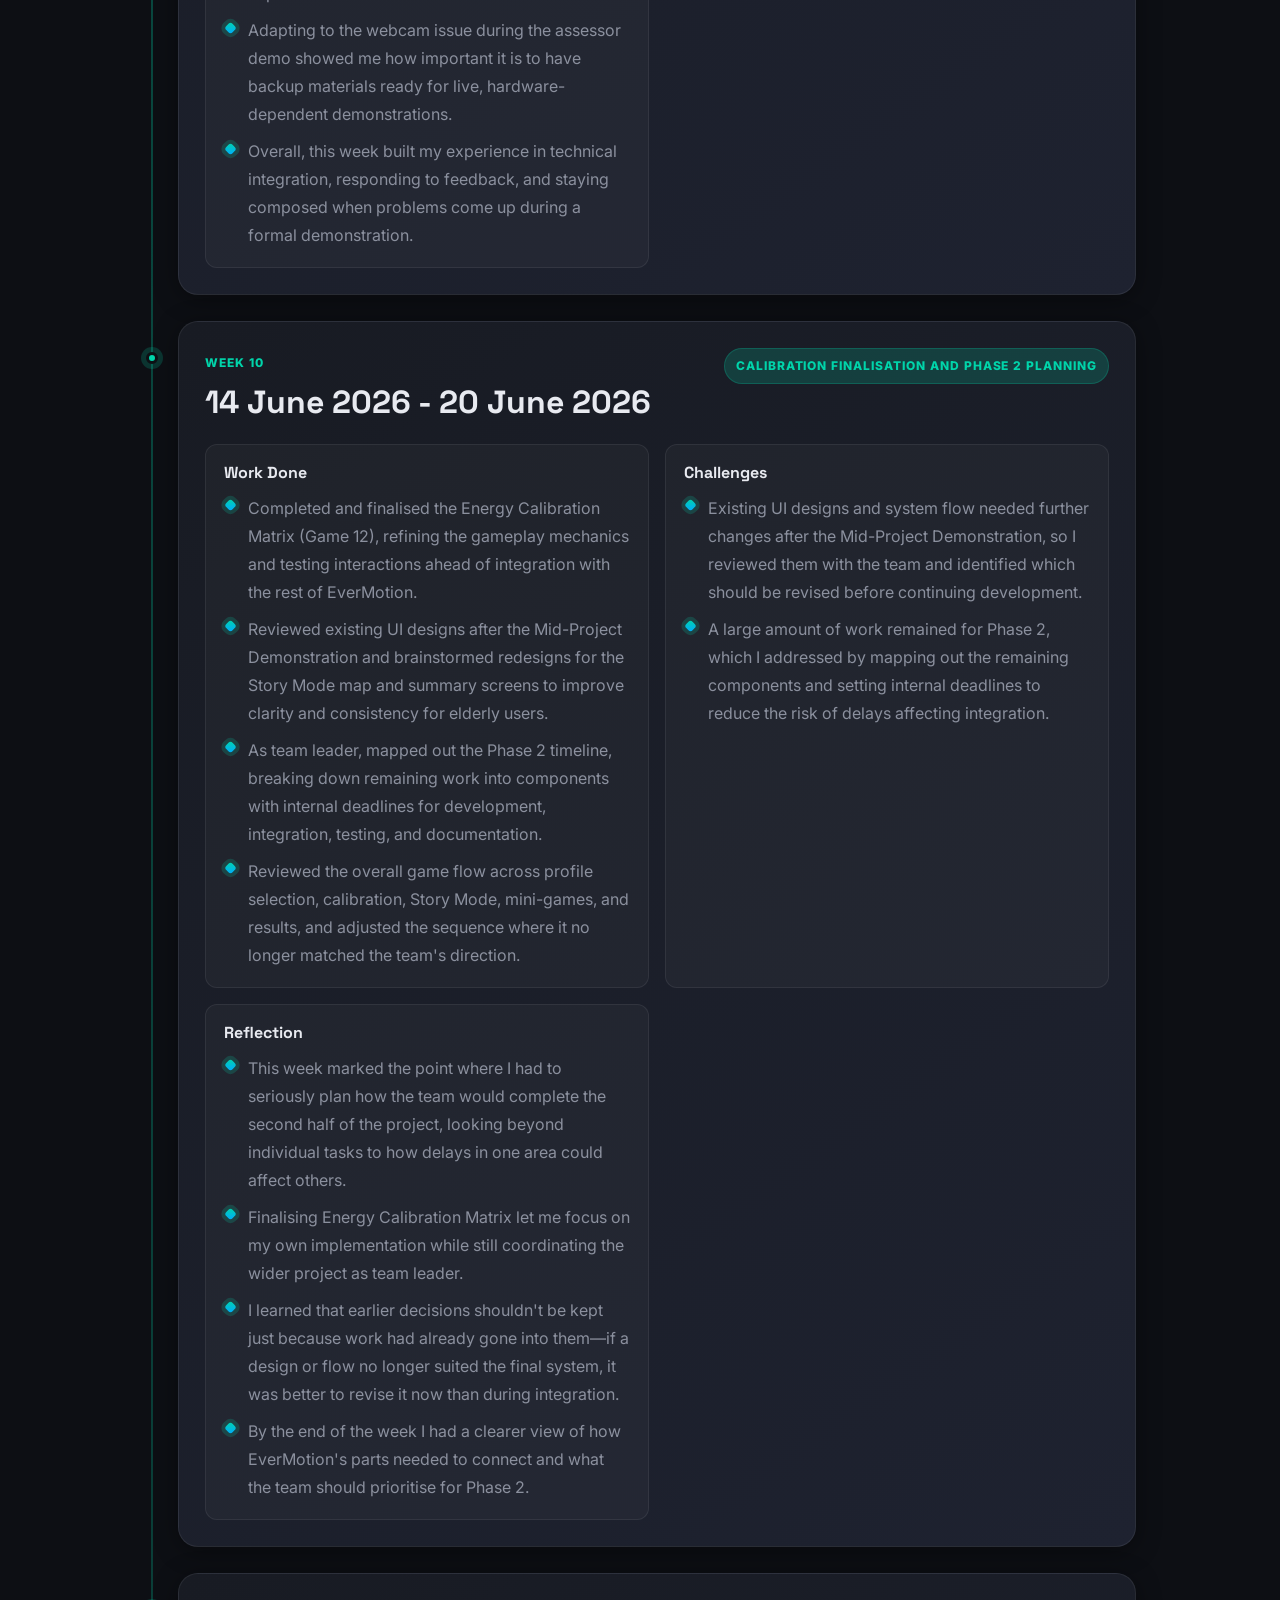
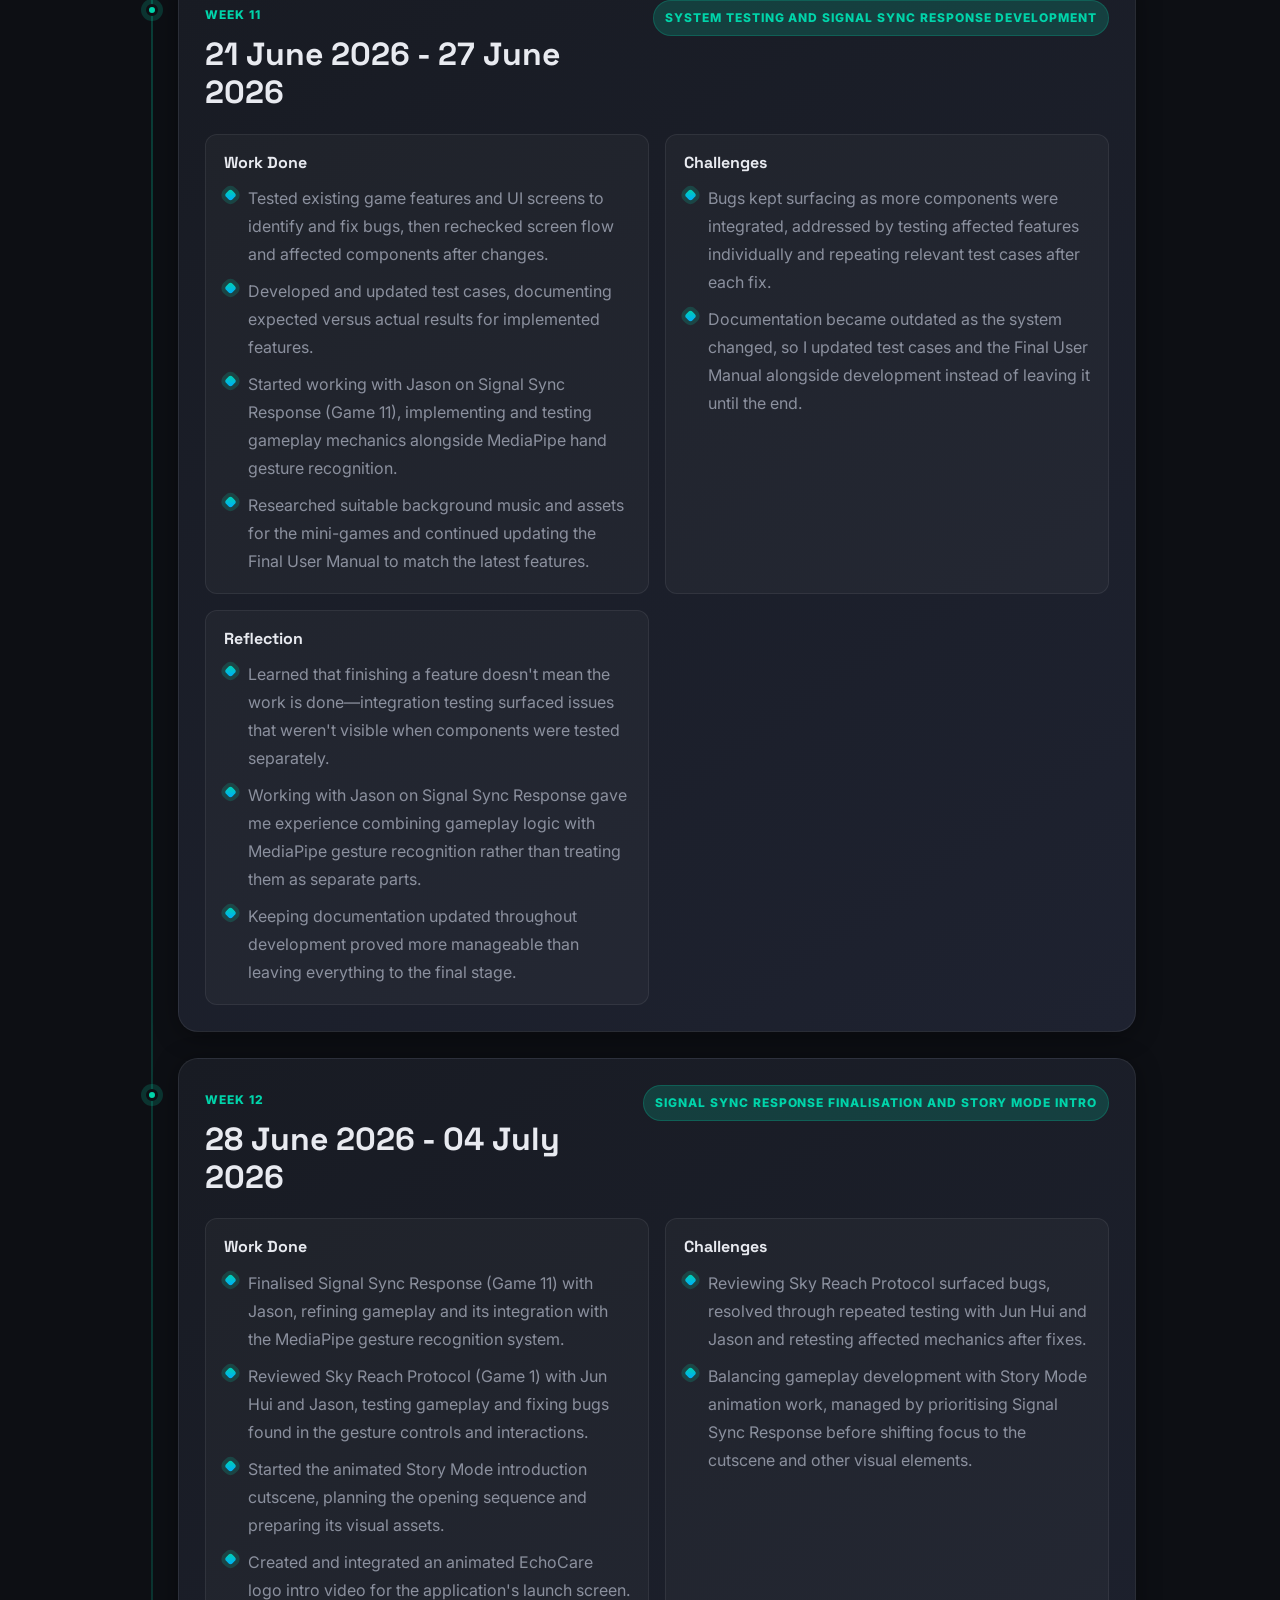
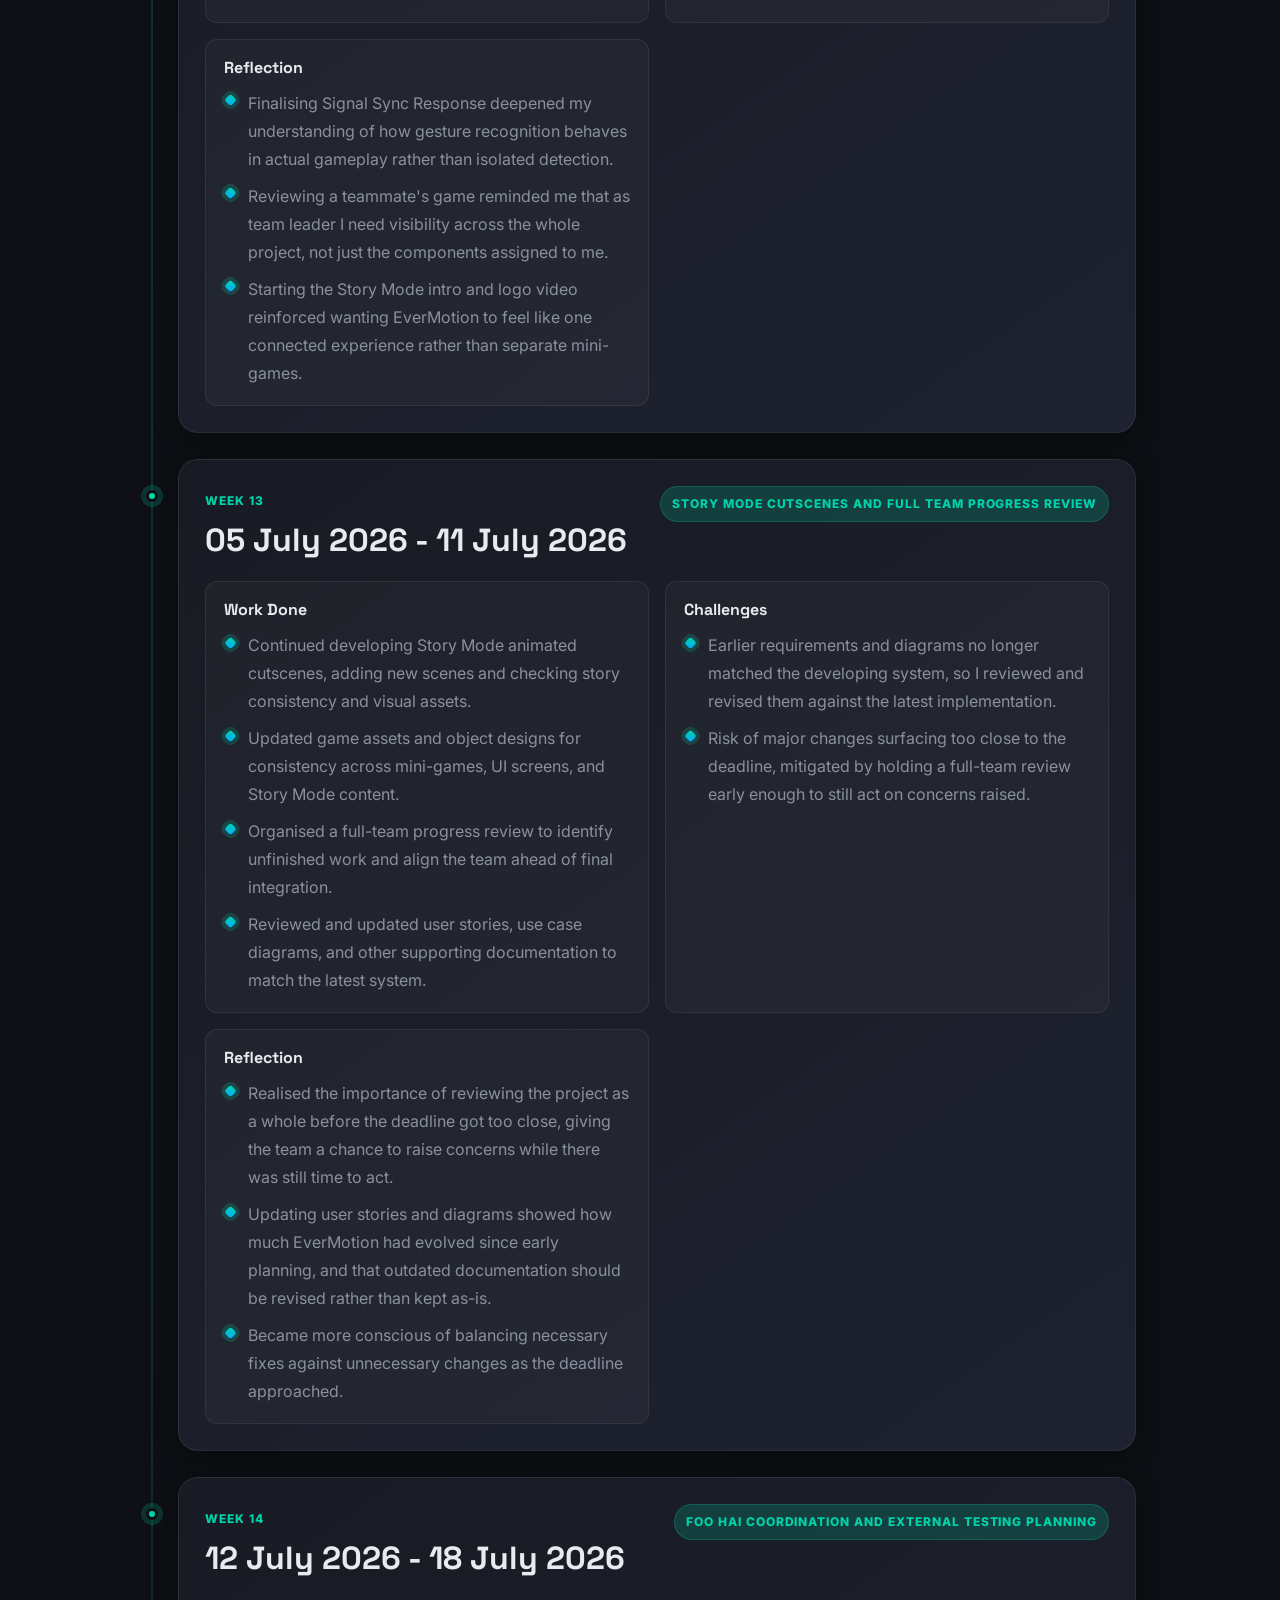
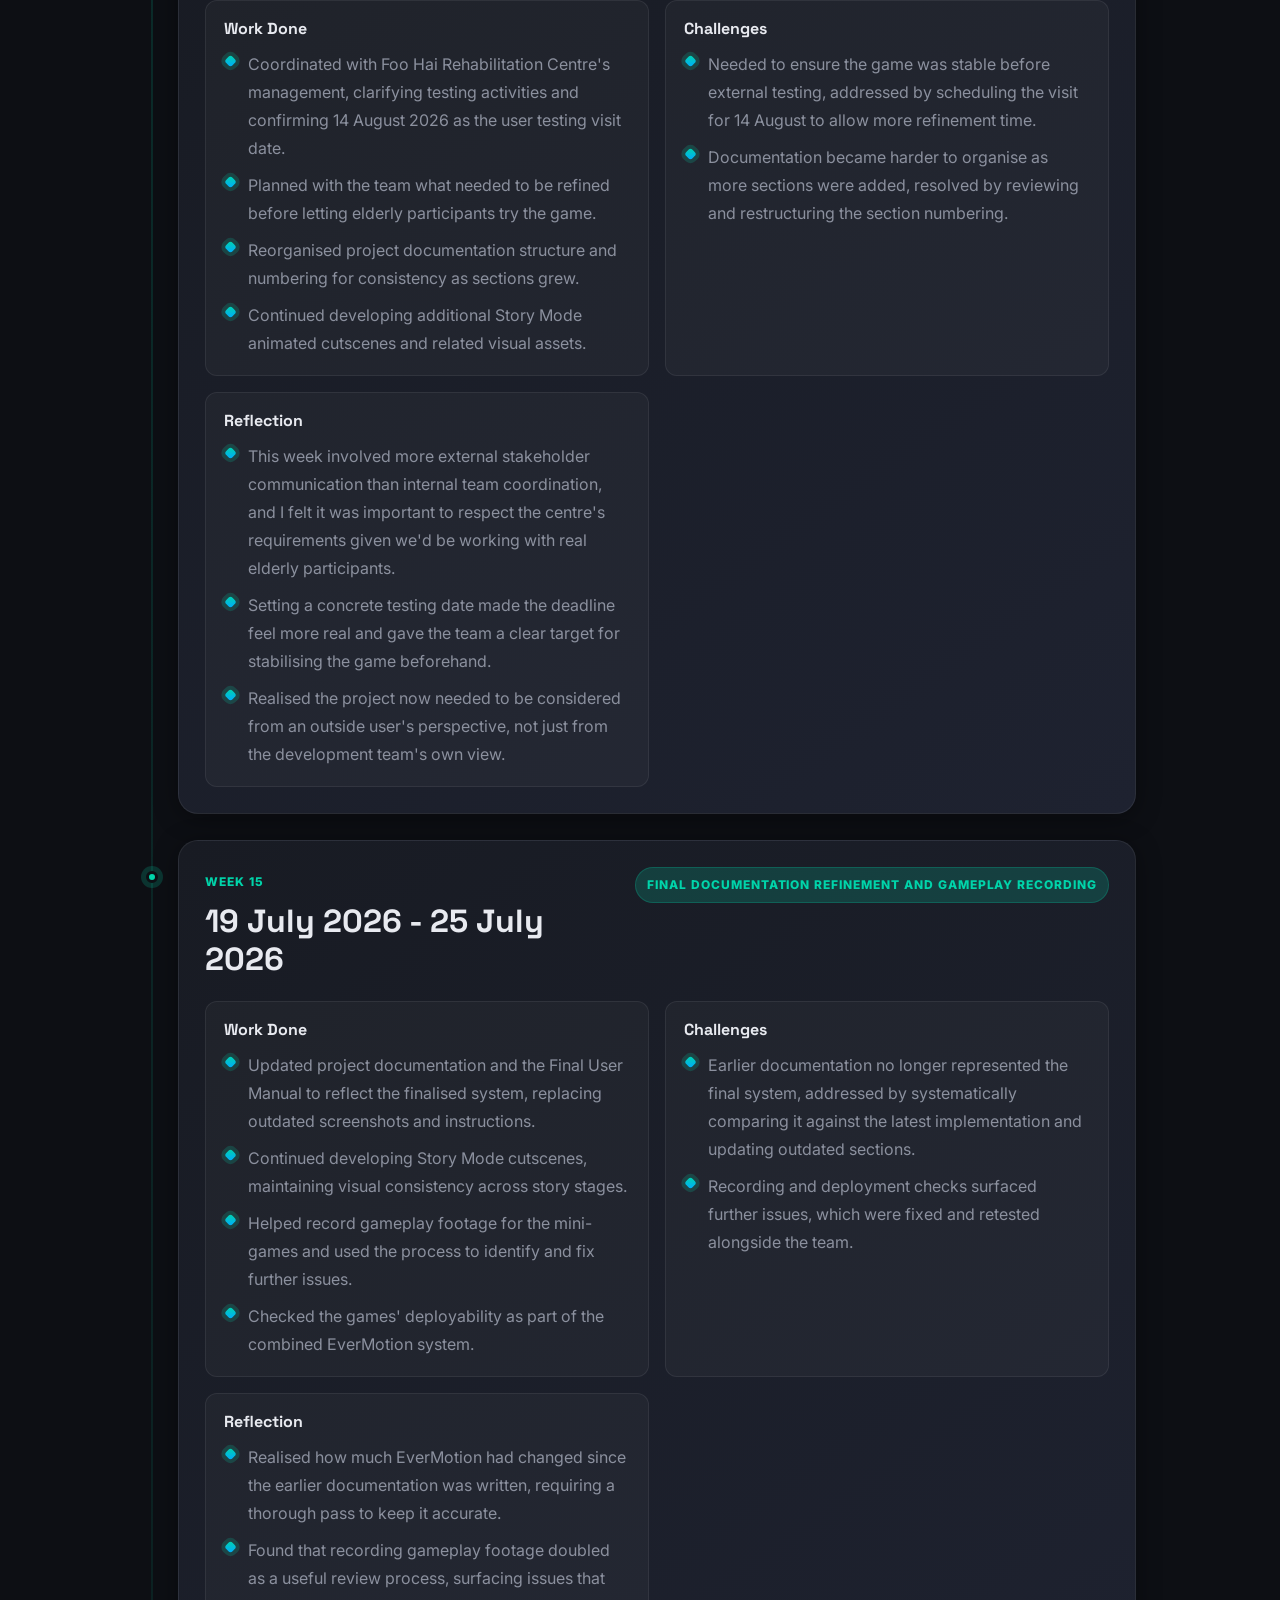
<file: FYP-ProjectWebsite/diary/GavinDiary.html>
<!DOCTYPE html>
<html lang="en">
<head>
  <meta charset="UTF-8" />
  <meta name="viewport" content="width=device-width, initial-scale=1.0" />
  <title>Gavin's Reflective Diary</title>
  <link rel="stylesheet" href="../css/styles.css" />
  <link rel="preconnect" href="https://fonts.googleapis.com" />
  <link rel="preconnect" href="https://fonts.gstatic.com" crossorigin />
  <link href="https://fonts.googleapis.com/css2?family=Inter:wght@300;400;500;600;700;800&family=Space+Grotesk:wght@400;500;600;700&display=swap" rel="stylesheet" />
</head>
<body>


  <!-- ===== NAVBAR ===== -->
  <nav class="navbar" id="navbar">
    <div class="nav-container">
      <a href="../index.html" class="nav-logo">
        <span class="logo-icon">&#9670;</span>
        EverMotion
      </a>
      <div class="nav-actions">
        <button class="theme-toggle" id="themeToggle" type="button" aria-label="Switch to light theme">
          <span class="theme-toggle-icon" aria-hidden="true">&#9788;</span>
          <span class="theme-toggle-label">Light</span>
        </button>
        <button class="nav-toggle" id="navToggle" aria-label="Toggle navigation">
          <span></span><span></span><span></span>
        </button>
        <ul class="nav-links" id="navLinks">
          <li class="mega-item">
            <button class="mega-trigger" type="button" aria-haspopup="true" aria-expanded="false">
              Project <span class="mega-caret" aria-hidden="true">&#9662;</span>
            </button>
            <div class="mega-menu" role="menu" aria-label="Project navigation">
              <a href="../index.html#about" role="menuitem">About</a>
              <a href="../index.html#features" role="menuitem">Features</a>
              <a href="../index.html#tech" role="menuitem">Tech Stack</a>
              <a href="../index.html#progress" role="menuitem">Progress</a>
              <a href="../document.html" role="menuitem">Administrative Documents</a>
              <a href="../document.html#reflectDiaries" role="menuitem">Reflection Diaries</a>
              <a href="../index.html#team" role="menuitem">Team</a>
              <a href="../index.html#media" role="menuitem">Media</a>
            </div>
          </li>
          <li><a class="nav-link" href="../index.html#games">Game</a></li>
          <li><a class="nav-link" href="../index.html#contact">Contact</a></li>
        </ul>
      </div>
    </div>
  </nav>
<main class="page-offset diary-page">
    <div class="diary-toolbar">
      <a class="diary-back-link" href="../document.html#reflectDiaries"><span aria-hidden="true">&larr;</span> Reflection Diaries</a>
    </div>
    <nav class="diary-switcher" aria-label="Team reflection diaries">
      <span class="diary-switcher-label">Team Diaries</span>
      <div class="diary-switcher-links">
        <a class="active" href="GavinDiary.html" aria-current="page">Gavin</a>
        <a href="ccDiary.html">Channelle</a>
        <a href="ZXDiary.html">Zheng Xiao</a>
        <a href="jsDiary.html">Jia Sheng</a>
        <a href="joshuaDiary.html">Joshua</a>
        <a href="JHDiary.html">Jun Hui</a>
      </div>
    </nav>

    <section class="diary-hero">
      <span class="section-kicker">Reflective Diary</span>
      <h1>Gavin's Reflection Journal</h1>
    </section>

    <section class="diary-timeline" aria-label="Gavin weekly reflections">
      <article class="diary-week">
        <header class="diary-week-header">
          <div>
            <span class="diary-week-label">Week 1</span>
            <h2>12 April 2026 - 18 April 2026</h2>
          </div>
          <span class="diary-week-tag">Team Formation</span>
        </header>

        <div class="diary-section-grid">
          <section class="diary-block">
            <h3>Work Done</h3>
            <ul>
              <li>Reached out to group members through email and helped organize the team's first discussions.</li>
              <li>Contributed to narrowing down the project direction and exploring possible project ideas.</li>
              <li>Helped the team agree on developing a rehabilitation-based game.</li>
              <li>Started working on the initial project proposal by reviewing requirements and expectations.</li>
            </ul>
          </section>

          <section class="diary-block">
            <h3>Leadership</h3>
            <ul>
              <li>Was appointed as the team leader after the team aligned on the project idea.</li>
              <li>Took on responsibility for coordinating tasks and ensuring the team continued making progress.</li>
            </ul>
          </section>

          <section class="diary-block">
            <h3>Challenges</h3>
            <ul>
              <li>Managing different opinions within the group while trying to move forward efficiently was challenging.</li>
              <li>Needed to balance listening to everyone with guiding the team towards a clear decision.</li>
            </ul>
          </section>

          <section class="diary-block">
            <h3>Reflection</h3>
            <ul>
              <li>This week helped me understand how structured and detailed the proposal needed to be.</li>
              <li>I learned the importance of communication and decision-making as a leader during the early project stage.</li>
            </ul>
          </section>
        </div>
      </article>

      <article class="diary-week">
        <header class="diary-week-header">
          <div>
            <span class="diary-week-label">Week 2</span>
            <h2>19 April 2026 - 25 April 2026</h2>
          </div>
          <span class="diary-week-tag">Research</span>
        </header>

        <div class="diary-section-grid">
          <section class="diary-block">
            <h3>Work Done</h3>
            <ul>
              <li>Focused on research and validation of the project idea.</li>
              <li>Contacted and sourced rehabilitation centres and old folks homes to explore possible visits and insights.</li>
              <li>Continued refining the project proposal with the team based on available research.</li>
              <li>Explored suitable exercises for elderly users and how they could be translated into simple game mechanics.</li>
            </ul>
          </section>

          <section class="diary-block">
            <h3>Learning</h3>
            <ul>
              <li>Learned that accessing real-world users is not as straightforward as expected.</li>
              <li>Developed a better understanding of user needs for designing a meaningful rehabilitation system.</li>
              <li>Improved research skills through sourcing, validation, and adapting to limited access.</li>
            </ul>
          </section>

          <section class="diary-block">
            <h3>Challenges</h3>
            <ul>
              <li>Faced rejection when attempting to visit certain locations.</li>
              <li>Had difficulty securing direct access to users, which limited primary data collection.</li>
            </ul>
          </section>

          <section class="diary-block">
            <h3>Reflection</h3>
            <ul>
              <li>I adapted by using online research and existing studies when initial plans did not work out.</li>
              <li>This week showed me the importance of flexibility and problem-solving during research.</li>
            </ul>
          </section>
        </div>
      </article>

      <article class="diary-week">
        <header class="diary-week-header">
          <div>
            <span class="diary-week-label">Week 3</span>
            <h2>26 April 2026 - 02 May 2026</h2>
          </div>
          <span class="diary-week-tag">System Planning</span>
        </header>

        <div class="diary-section-grid">
          <section class="diary-block">
            <h3>Work Done</h3>
            <ul>
              <li>Focused on translating project ideas into structured system components.</li>
              <li>Developed user stories and worked on diagrams such as use case diagrams and system flows.</li>
              <li>Continued refining the proposal by incorporating feedback and aligning sections with project requirements.</li>
              <li>Reviewed and updated multiple parts of the document to improve clarity and consistency.</li>
            </ul>
          </section>

          <section class="diary-block">
            <h3>Learning</h3>
            <ul>
              <li>Learned to think from both a user perspective and a system perspective when designing software.</li>
              <li>Improved my ability to structure ideas clearly before moving into actual development.</li>
            </ul>
          </section>

          <section class="diary-block">
            <h3>Challenges</h3>
            <ul>
              <li>Ensuring user stories, diagrams, and gameplay ideas were logically consistent was not straightforward.</li>
              <li>Some ideas needed to be revisited and adjusted multiple times before they fit into a clear system structure.</li>
            </ul>
          </section>

          <section class="diary-block">
            <h3>Reflection</h3>
            <ul>
              <li>This week helped me understand how different features connect together within the system.</li>
              <li>The planning work prepared the team for the transition from proposal writing to actual development.</li>
            </ul>
          </section>
        </div>
      </article>

      <article class="diary-week">
        <header class="diary-week-header">
          <div>
            <span class="diary-week-label">Week 4</span>
            <h2>03 May 2026 - 09 May 2026</h2>
          </div>
          <span class="diary-week-tag">PRD & Assets Design</span>
        </header>

        <div class="diary-section-grid">
          <section class="diary-block">
            <h3>Work Done</h3>
            <ul>
              <li>Review, refine and submit PRD to the supervisor</li>
              <li>Discussed and planned the gameplay flow, screen transitions, and user navigation through the game</li>
              <li>Designed and refined elderly-friendly UI screens, including menus, gameplay, calibration, story, and result screens</li>
              <li>Created robot character poses, male and female robot assets, and backgrounds for different mini-game environments</li>
            </ul>
          </section>

          <section class="diary-block">
            <h3>Learning</h3>
            <ul>
              <li>Improved skills in Adobe Illustrator and Adobe Photoshop through game asset creation</li>
              <li>Learned methods to maintain consistent visual design across characters, backgrounds, and UI components</li>
            </ul>
          </section>

          <section class="diary-block">
            <h3>Challenges</h3>
            <ul>
              <li>Difficulty ensuring consistency between gameplay flow, UI designs, and planned features</li>
              <li>Large amount of visual assets and screens requiring design</li>
            </ul>
          </section>

          <section class="diary-block">
            <h3>Reflection</h3>
            <ul>
              <li>This week focused on consolidating our documentation while progressing further into the visual and gameplay design aspects of the project</li>
              <li>Finalizing the PRD helped me understand the importance of clearly defining project requirements before proceeding to detailed development stages</li>
              <li>Planning gameplay flows and designing of visual assets improved my understanding of user experience, accessibility, and the need for consistency through continuous teamwork and refinement</li>
            </ul>
          </section>
        </div>
      </article>
      
      <article class="diary-week">
        <header class="diary-week-header">
          <div>
            <span class="diary-week-label">Week 5</span>
            <h2>10 May 2026 - 16 May 2026</h2>
          </div>
          <span class="diary-week-tag">Documentation & Gameplay Planning</span>
        </header>

        <div class="diary-section-grid">
          <section class="diary-block">
            <h3>Work Done</h3>
            <ul>
              <li>Started working on Project technical document for Assignment 1 submission 2</li>
              <li>Contributed to refining technical planning sections such as gameplay structure, system workflow, and overall project organisation</li>
              <li>Continued designing and improving game UI, backgrounds, character visuals and reusable assets while ensuring accessibility thorugh clearer navigation and elderly-friendly interface design</li>
              <li>Explored gameplay integration concepts by discussing how motion tracking, animations, and visual feedback can work together to create interactive mini games </li>
            </ul>
          </section>

          <section class="diary-block">
            <h3>Learning</h3>
            <ul>
              <li>Learned more about how movement detection, calibration, and tracking accuracy can affect user experience within rehabilitation games</li>
              <li>Gained a deeper understanding of integrating Mediapipe with Unity for real-time motion tracking and rehabilitation-based gameplay interactions</li>
              <li>Learned about balancing techincal implementation, gameplay design, and accessibility to create a more immersive yet user-friendly rehabilitation experience</li>
            </ul>
          </section>

          <section class="diary-block">
            <h3>Challenges</h3>
            <ul>
              <li>Difficulty understanding the technical workflow between MediaPipe and Unity integration</li>
              <li>Managing both documentation progress and game asset development at the same time</li>
            </ul>
          </section>

          <section class="diary-block">
            <h3>Reflection</h3>
            <ul>
              <li>Gained a deeper understanding of the importance of project planning and documentation through working on the PTD and URS</li>
              <li>Improved technical knowledge of MediaPipe and Unity for motion tracking integration in rehabilitation games.</li>
              <li>Enhanced skills in designing visually consistent and elderly-friendly interfaces and assets.</li>
              <li>Learned the importance of collaboration between technical implementation, gameplay design, and user experience planning in game development</li>
            </ul>
          </section>
        </div>
      </article>

      <article class="diary-week">
        <header class="diary-week-header">
          <div>
            <span class="diary-week-label">Week 6</span>
            <h2>17 May 2026 - 23 May 2026</h2>
          </div>
          <span class="diary-week-tag">Documentation & Gameplay Planning</span>
        </header>

        <div class="diary-section-grid">
          <section class="diary-block">
            <h3>Work Done</h3>
            <ul>
              <li>Continued refining URS & TDM documents with the team, ensuring project requirements, gameplay concepts, system flow and AI components were clearly documented and aligned</li>
              <li>Developed & improved sequence diagrams and activity diagrams to illustrate gameplay processes, system interactions, AI tracking mechanisms, and player progression throughout the game </li>
              <li>Enhanced UI screens, gameplay layouts and background designs to better reflect the futuristic rehabilitation and AI-powered theme while maintaining accessibility accessibility and ease of use for elderly players </li>
              <li>Evaluated visual consistency across robot characters, UI elements, colours, and backgrounds while discussing improvements to transition and overall gameplay flow to create an immersive player experience</li>
            </ul>
          </section>

          <section class="diary-block">
            <h3>Challenges</h3>
            <ul>
              <li>Difficulty keeping diagrams updated as gameplay ideas continued evolving</li>
              <li>Balancing creativity with accessibility for elderly users</li>
            </ul>
          </section>

          <section class="diary-block">
            <h3>Reflection</h3>
            <ul>
              <li>This week showed me that software development is rarely a straightforward process</li>
              <li>Recognized that revising diagrams and system documentation is essential for creating  a more complete and accurate representation of the system </li>
              <li>Reinforced the understanding of effective communication and collaboration are important to keep everyone aligned and ensuring project progress</li>
              <li>Gained a greater appreciation for documentation, design, and system planning in building a well-structured and successful project</li>
            </ul>
          </section>
        </div>
      </article>

      <article class="diary-week">
        <header class="diary-week-header">
          <div>
            <span class="diary-week-label">Week 7</span>
            <h2>24 May 2026 - 30 May 2026</h2>
          </div>
          <span class="diary-week-tag">Documentation & Unity</span>
        </header>

        <div class="diary-section-grid">
          <section class="diary-block">
            <h3>Work Done</h3>
            <ul>
              <li>Coordinated project development by assigning tasks based on team members' strengths, monitoring progress, and facilitating discussions to resolve development issues and clarify requirements</li>
              <li>Coordinated Unity development by assigning Jason to work on Mediapipe hand gesture recognition, Joshua for main menu and profile selection system, Jun Hui for story mode map and carousel features, and Zheng Xiao on the development of six mini game prototypes to establish core gameplay functionality</li>
              <li>Continued reviewing and refining project documentation, incuding URS, TDM, user stories, activity diagrams, use case diagrams, use case descriptions, and sequence diagrams while preparing content for PTD</li>
              <li>Developed the game's introductory animation and began creating the loading screen, focusing on scene transitions and improving the user experience during game startup</li>
              <li>Reviewed the progress of Unity modules ensuring implementation remained aligned with project requirements and documentation through regular team discussions and progress monitoring</li>
            </ul>
          </section>

          <section class="diary-block">
            <h3>Challenges</h3>
            <ul>
              <li> Difficulty keeping documentation aligned with ongoing development changes</li>

              <li>Managing multiple project components simultaneously as development work increased</li>
            </ul>
          </section>

          <section class="diary-block">
            <h3>Reflection</h3>
            <ul>
              <li>This week felt like a major shift for the project because we were moving from mainly planning and documentation into actual development work. </li>
              <li>Learned that development and documentation must work together as implementation changes often require updates to user stories, diagrams, and requirements </li>
              <li>Improved Unity development skills through working on introduction animation and loading screen, while recognizing the importance of scene transitions and user experience in shaping players' first impressions of the game</li>
              <li>This week strengthened my understanding of project coordination and highlighted the importance of balancing leadership responsibilities with technical contributions. </li>
            </ul>
          </section>
        </div>
      </article>

      <article class="diary-week">
        <header class="diary-week-header">
          <div>
            <span class="diary-week-label">Week 8</span>
            <h2>31 May 2026 - 06 June 2026</h2>
          </div>
          <span class="diary-week-tag">Game Asset Research and Planning</span>
        </header>

        <div class="diary-section-grid">
          <section class="diary-block">
            <h3>Work Done</h3>
            <ul>
              <li>Researched reusable game assets—including UI elements, backgrounds, icons, and effects—that fit EverMotion’s 2D futuristic theme.</li>
              <li>Reviewed visual consistency and accessibility across mini-games, ensuring key gameplay elements remain clear for elderly users.</li>
              <li>Monitored the team’s development progress to ensure all areas stayed aligned with the agreed project direction and visual style.</li>
            </ul>
          </section>

          <section class="diary-block">
            <h3>Challenges</h3>
            <ul>
              <li> Reduced development time due to examinations for other modules</li>
              <li>Due to examinations, I had less time for FYP development and focused on researching and planning visual assets for upcoming work. I also continued monitoring the team’s progress to ensure alignment with the project direction.</li>
            </ul>
          </section>

          <section class="diary-block">
            <h3>Reflection</h3>
            <ul>
              <li>This week was less productive for me in terms of hands-on development because I had to prioritise examinations for my other modules.  </li>
              <li> Instead of starting development work that I might not have enough time to complete properly, I focused on researching and planning assets that could be useful for the mini-games later.</li>
              <li> It also gave me time to think about which assets could be reused instead of creating everything from scratch. </li>
              <li>Although my contribution was smaller this week, I still tried to keep myself updated on the team's progress so that I could return to more active development after my examinations.</li>
            </ul>
          </section>
        </div>
      </article>

      <article class="diary-week">
        <header class="diary-week-header">
          <div>
            <span class="diary-week-label">Week 9</span>
            <h2>07 June 2026 - 13 June 2026</h2>
          </div>
          <span class="diary-week-tag">Calibration Development and Mid-Project Demonstrations</span>
        </header>

        <div class="diary-section-grid">
          <section class="diary-block">
            <h3>Work Done</h3>
            <ul>
              <li>Started developing the Energy Calibration Matrix mini-game (Game 12) in Unity, implementing and testing the initial gameplay mechanics ahead of gesture control integration.</li>
              <li>Began building the System Calibration UI screen with webcam input and explored using MediaPipe movement data for calibration; renamed "System Synchronisation" to "System Calibration" for clarity.</li>
              <li>Worked with Joshua to connect calibration data with the profile system, reviewing the data flow so results are correctly linked to each player.</li>
              <li>Led preparation for and presentation of the Mid-Project Demonstrations, first with supervisor Mr Tian on 10 June and then with assessor Mr Ee Kiam Keong on 13 June.</li>
            </ul>
          </section>

          <section class="diary-block">
            <h3>Challenges</h3>
            <ul>
              <li>Difficulty integrating calibration data with the existing profile system, resolved by reviewing Joshua's implementation and identifying where the two systems should connect.</li>
              <li>A webcam conflict during the online assessor demonstration stopped the gameplay from loading, so I used prepared gameplay images and the functional UI screens to continue the presentation.</li>
            </ul>
          </section>

          <section class="diary-block">
            <h3>Reflection</h3>
            <ul>
              <li>This week combined technical development with high-stakes presenting, and integrating the calibration screen with Joshua's profile system reminded me that my work couldn't be built in isolation.</li>
              <li>Feedback from Mr Tian's supervisor demo reshaped how we presented EverMotion, pushing us to frame it as a complete product and user experience rather than a list of features.</li>
              <li>Adapting to the webcam issue during the assessor demo showed me how important it is to have backup materials ready for live, hardware-dependent demonstrations.</li>
              <li>Overall, this week built my experience in technical integration, responding to feedback, and staying composed when problems come up during a formal demonstration.</li>
            </ul>
          </section>
        </div>
      </article>

      <article class="diary-week">
        <header class="diary-week-header">
          <div>
            <span class="diary-week-label">Week 10</span>
            <h2>14 June 2026 - 20 June 2026</h2>
          </div>
          <span class="diary-week-tag">Calibration Finalisation and Phase 2 Planning</span>
        </header>

        <div class="diary-section-grid">
          <section class="diary-block">
            <h3>Work Done</h3>
            <ul>
              <li>Completed and finalised the Energy Calibration Matrix (Game 12), refining the gameplay mechanics and testing interactions ahead of integration with the rest of EverMotion.</li>
              <li>Reviewed existing UI designs after the Mid-Project Demonstration and brainstormed redesigns for the Story Mode map and summary screens to improve clarity and consistency for elderly users.</li>
              <li>As team leader, mapped out the Phase 2 timeline, breaking down remaining work into components with internal deadlines for development, integration, testing, and documentation.</li>
              <li>Reviewed the overall game flow across profile selection, calibration, Story Mode, mini-games, and results, and adjusted the sequence where it no longer matched the team's direction.</li>
            </ul>
          </section>

          <section class="diary-block">
            <h3>Challenges</h3>
            <ul>
              <li>Existing UI designs and system flow needed further changes after the Mid-Project Demonstration, so I reviewed them with the team and identified which should be revised before continuing development.</li>
              <li>A large amount of work remained for Phase 2, which I addressed by mapping out the remaining components and setting internal deadlines to reduce the risk of delays affecting integration.</li>
            </ul>
          </section>

          <section class="diary-block">
            <h3>Reflection</h3>
            <ul>
              <li>This week marked the point where I had to seriously plan how the team would complete the second half of the project, looking beyond individual tasks to how delays in one area could affect others.</li>
              <li>Finalising Energy Calibration Matrix let me focus on my own implementation while still coordinating the wider project as team leader.</li>
              <li>I learned that earlier decisions shouldn't be kept just because work had already gone into them—if a design or flow no longer suited the final system, it was better to revise it now than during integration.</li>
              <li>By the end of the week I had a clearer view of how EverMotion's parts needed to connect and what the team should prioritise for Phase 2.</li>
            </ul>
          </section>
        </div>
      </article>

      <article class="diary-week">
        <header class="diary-week-header">
          <div>
            <span class="diary-week-label">Week 11</span>
            <h2>21 June 2026 - 27 June 2026</h2>
          </div>
          <span class="diary-week-tag">System Testing and Signal Sync Response Development</span>
        </header>

        <div class="diary-section-grid">
          <section class="diary-block">
            <h3>Work Done</h3>
            <ul>
              <li>Tested existing game features and UI screens to identify and fix bugs, then rechecked screen flow and affected components after changes.</li>
              <li>Developed and updated test cases, documenting expected versus actual results for implemented features.</li>
              <li>Started working with Jason on Signal Sync Response (Game 11), implementing and testing gameplay mechanics alongside MediaPipe hand gesture recognition.</li>
              <li>Researched suitable background music and assets for the mini-games and continued updating the Final User Manual to match the latest features.</li>
            </ul>
          </section>

          <section class="diary-block">
            <h3>Challenges</h3>
            <ul>
              <li>Bugs kept surfacing as more components were integrated, addressed by testing affected features individually and repeating relevant test cases after each fix.</li>
              <li>Documentation became outdated as the system changed, so I updated test cases and the Final User Manual alongside development instead of leaving it until the end.</li>
            </ul>
          </section>

          <section class="diary-block">
            <h3>Reflection</h3>
            <ul>
              <li>Learned that finishing a feature doesn't mean the work is done—integration testing surfaced issues that weren't visible when components were tested separately.</li>
              <li>Working with Jason on Signal Sync Response gave me experience combining gameplay logic with MediaPipe gesture recognition rather than treating them as separate parts.</li>
              <li>Keeping documentation updated throughout development proved more manageable than leaving everything to the final stage.</li>
            </ul>
          </section>
        </div>
      </article>

      <article class="diary-week">
        <header class="diary-week-header">
          <div>
            <span class="diary-week-label">Week 12</span>
            <h2>28 June 2026 - 04 July 2026</h2>
          </div>
          <span class="diary-week-tag">Signal Sync Response Finalisation and Story Mode Intro</span>
        </header>

        <div class="diary-section-grid">
          <section class="diary-block">
            <h3>Work Done</h3>
            <ul>
              <li>Finalised Signal Sync Response (Game 11) with Jason, refining gameplay and its integration with the MediaPipe gesture recognition system.</li>
              <li>Reviewed Sky Reach Protocol (Game 1) with Jun Hui and Jason, testing gameplay and fixing bugs found in the gesture controls and interactions.</li>
              <li>Started the animated Story Mode introduction cutscene, planning the opening sequence and preparing its visual assets.</li>
              <li>Created and integrated an animated EchoCare logo intro video for the application's launch screen.</li>
            </ul>
          </section>

          <section class="diary-block">
            <h3>Challenges</h3>
            <ul>
              <li>Reviewing Sky Reach Protocol surfaced bugs, resolved through repeated testing with Jun Hui and Jason and retesting affected mechanics after fixes.</li>
              <li>Balancing gameplay development with Story Mode animation work, managed by prioritising Signal Sync Response before shifting focus to the cutscene and other visual elements.</li>
            </ul>
          </section>

          <section class="diary-block">
            <h3>Reflection</h3>
            <ul>
              <li>Finalising Signal Sync Response deepened my understanding of how gesture recognition behaves in actual gameplay rather than isolated detection.</li>
              <li>Reviewing a teammate's game reminded me that as team leader I need visibility across the whole project, not just the components assigned to me.</li>
              <li>Starting the Story Mode intro and logo video reinforced wanting EverMotion to feel like one connected experience rather than separate mini-games.</li>
            </ul>
          </section>
        </div>
      </article>

      <article class="diary-week">
        <header class="diary-week-header">
          <div>
            <span class="diary-week-label">Week 13</span>
            <h2>05 July 2026 - 11 July 2026</h2>
          </div>
          <span class="diary-week-tag">Story Mode Cutscenes and Full Team Progress Review</span>
        </header>

        <div class="diary-section-grid">
          <section class="diary-block">
            <h3>Work Done</h3>
            <ul>
              <li>Continued developing Story Mode animated cutscenes, adding new scenes and checking story consistency and visual assets.</li>
              <li>Updated game assets and object designs for consistency across mini-games, UI screens, and Story Mode content.</li>
              <li>Organised a full-team progress review to identify unfinished work and align the team ahead of final integration.</li>
              <li>Reviewed and updated user stories, use case diagrams, and other supporting documentation to match the latest system.</li>
            </ul>
          </section>

          <section class="diary-block">
            <h3>Challenges</h3>
            <ul>
              <li>Earlier requirements and diagrams no longer matched the developing system, so I reviewed and revised them against the latest implementation.</li>
              <li>Risk of major changes surfacing too close to the deadline, mitigated by holding a full-team review early enough to still act on concerns raised.</li>
            </ul>
          </section>

          <section class="diary-block">
            <h3>Reflection</h3>
            <ul>
              <li>Realised the importance of reviewing the project as a whole before the deadline got too close, giving the team a chance to raise concerns while there was still time to act.</li>
              <li>Updating user stories and diagrams showed how much EverMotion had evolved since early planning, and that outdated documentation should be revised rather than kept as-is.</li>
              <li>Became more conscious of balancing necessary fixes against unnecessary changes as the deadline approached.</li>
            </ul>
          </section>
        </div>
      </article>

      <article class="diary-week">
        <header class="diary-week-header">
          <div>
            <span class="diary-week-label">Week 14</span>
            <h2>12 July 2026 - 18 July 2026</h2>
          </div>
          <span class="diary-week-tag">Foo Hai Coordination and External Testing Planning</span>
        </header>

        <div class="diary-section-grid">
          <section class="diary-block">
            <h3>Work Done</h3>
            <ul>
              <li>Coordinated with Foo Hai Rehabilitation Centre's management, clarifying testing activities and confirming 14 August 2026 as the user testing visit date.</li>
              <li>Planned with the team what needed to be refined before letting elderly participants try the game.</li>
              <li>Reorganised project documentation structure and numbering for consistency as sections grew.</li>
              <li>Continued developing additional Story Mode animated cutscenes and related visual assets.</li>
            </ul>
          </section>

          <section class="diary-block">
            <h3>Challenges</h3>
            <ul>
              <li>Needed to ensure the game was stable before external testing, addressed by scheduling the visit for 14 August to allow more refinement time.</li>
              <li>Documentation became harder to organise as more sections were added, resolved by reviewing and restructuring the section numbering.</li>
            </ul>
          </section>

          <section class="diary-block">
            <h3>Reflection</h3>
            <ul>
              <li>This week involved more external stakeholder communication than internal team coordination, and I felt it was important to respect the centre's requirements given we'd be working with real elderly participants.</li>
              <li>Setting a concrete testing date made the deadline feel more real and gave the team a clear target for stabilising the game beforehand.</li>
              <li>Realised the project now needed to be considered from an outside user's perspective, not just from the development team's own view.</li>
            </ul>
          </section>
        </div>
      </article>

      <article class="diary-week">
        <header class="diary-week-header">
          <div>
            <span class="diary-week-label">Week 15</span>
            <h2>19 July 2026 - 25 July 2026</h2>
          </div>
          <span class="diary-week-tag">Final Documentation Refinement and Gameplay Recording</span>
        </header>

        <div class="diary-section-grid">
          <section class="diary-block">
            <h3>Work Done</h3>
            <ul>
              <li>Updated project documentation and the Final User Manual to reflect the finalised system, replacing outdated screenshots and instructions.</li>
              <li>Continued developing Story Mode cutscenes, maintaining visual consistency across story stages.</li>
              <li>Helped record gameplay footage for the mini-games and used the process to identify and fix further issues.</li>
              <li>Checked the games' deployability as part of the combined EverMotion system.</li>
            </ul>
          </section>

          <section class="diary-block">
            <h3>Challenges</h3>
            <ul>
              <li>Earlier documentation no longer represented the final system, addressed by systematically comparing it against the latest implementation and updating outdated sections.</li>
              <li>Recording and deployment checks surfaced further issues, which were fixed and retested alongside the team.</li>
            </ul>
          </section>

          <section class="diary-block">
            <h3>Reflection</h3>
            <ul>
              <li>Realised how much EverMotion had changed since the earlier documentation was written, requiring a thorough pass to keep it accurate.</li>
              <li>Found that recording gameplay footage doubled as a useful review process, surfacing issues that were easier to spot end-to-end.</li>
              <li>Noticed my role shifting from introducing new ideas to checking, correcting, and finalising existing work as the deadline approached.</li>
            </ul>
          </section>
        </div>
      </article>

      <article class="diary-week">
        <header class="diary-week-header">
          <div>
            <span class="diary-week-label">Week 16</span>
            <h2>26 July 2026 - 01 August 2026</h2>
          </div>
          <span class="diary-week-tag">Documentation Delegation and Final Deployment</span>
        </header>

        <div class="diary-section-grid">
          <section class="diary-block">
            <h3>Work Done</h3>
            <ul>
              <li>Delegated remaining Final Technical Document and Final User Manual tasks to team members and reviewed submitted screenshots for accuracy.</li>
              <li>Organised collected materials into the documents and wrote explanations describing implemented functions and behaviour.</li>
              <li>Completed the remaining Story Mode cutscenes, including the ending sequence, and reviewed overall story consistency.</li>
              <li>Conducted final system testing and began building and deploying EverMotion as a standalone application, fixing deployment-related issues.</li>
            </ul>
          </section>

          <section class="diary-block">
            <h3>Challenges</h3>
            <ul>
              <li>Gathering consistent documentation evidence from teammates, resolved by specifying exactly which screens and functions were needed and requesting replacements when necessary.</li>
              <li>Bugs appeared during the final application build, addressed by testing the deployed version directly and rebuilding after fixes.</li>
            </ul>
          </section>

          <section class="diary-block">
            <h3>Reflection</h3>
            <ul>
              <li>Learned that being specific when delegating documentation tasks was necessary to get usable results from the team.</li>
              <li>Completing the final Story Mode cutscene felt like closing off a major piece of work built up over previous weeks.</li>
              <li>Realised that a system working in the Unity Editor doesn't guarantee the same behaviour in a built application, shifting my focus toward stability over new features.</li>
            </ul>
          </section>
        </div>
      </article>

      <article class="diary-week">
        <header class="diary-week-header">
          <div>
            <span class="diary-week-label">Week 17</span>
            <h2>02 August 2026 - 08 August 2026</h2>
          </div>
          <span class="diary-week-tag">Game Trailer and Final Supervisor Presentation</span>
        </header>

        <div class="diary-section-grid">
          <section class="diary-block">
            <h3>Work Done</h3>
            <ul>
              <li>Planned, recorded, and edited the official EverMotion game trailer, selecting footage that clearly showcased the system's features and mini-games.</li>
              <li>Presented the final system to supervisor Mr Tian on 6 August 2026, covering the full system flow and receiving feedback ahead of final submission.</li>
              <li>Continued updating the Final Technical Document and Final User Manual with final screenshots, replacing outdated designs.</li>
            </ul>
          </section>

          <section class="diary-block">
            <h3>Challenges</h3>
            <ul>
              <li>Earlier screenshots became outdated after final UI and gameplay changes, resolved by systematically replacing them and checking the surrounding explanations.</li>
              <li>Selecting suitable trailer footage, addressed by reviewing recordings and adjusting pacing to clearly convey the game without over-explaining every detail.</li>
            </ul>
          </section>

          <section class="diary-block">
            <h3>Reflection</h3>
            <ul>
              <li>Creating the trailer required thinking about how a first-time viewer would understand EverMotion's rehabilitation concept and gesture controls, not just assembling footage.</li>
              <li>The final supervisor presentation was a useful checkpoint, showing how much the system had matured since earlier demonstrations.</li>
              <li>Most of my remaining work was focused on making sure the system and its documentation accurately matched each other.</li>
            </ul>
          </section>
        </div>
      </article>

      <article class="diary-week">
        <header class="diary-week-header">
          <div>
            <span class="diary-week-label">Week 18</span>
            <h2>09 August 2026 - 15 August 2026</h2>
          </div>
          <span class="diary-week-tag">Foo Hai User Testing and Final FYP Submission</span>
        </header>

        <div class="diary-section-grid">
          <section class="diary-block">
            <h3>Work Done</h3>
            <ul>
              <li>Prepared and refined the final FYP presentation slides covering the problem, features, design, testing, and implementation.</li>
              <li>Completed the Final Technical Document and Final User Manual, checking consistency with the final version of EverMotion.</li>
              <li>Produced a marketing video showcasing EverMotion's gesture-controlled gameplay and target users.</li>
              <li>Visited Foo Hai Rehabilitation Centre with Joshua and Jason to run user testing with elderly participants and gathered feedback from participants and staff.</li>
              <li>Completed final checks and submitted the required FYP deliverables by the 15 August 2026 deadline.</li>
            </ul>
          </section>

          <section class="diary-block">
            <h3>Challenges</h3>
            <ul>
              <li>Differences emerged between internal testing and actual elderly user interaction, addressed by observing each participant individually with guidance from centre staff to identify improvement areas.</li>
              <li>Managing several final deliverables close to the deadline, handled by prioritising submission requirements and performing final checks before submitting.</li>
            </ul>
          </section>

          <section class="diary-block">
            <h3>Reflection</h3>
            <ul>
              <li>Observing real elderly participants at Foo Hai gave a very different perspective from our own internal testing, revealing that some things obvious to developers weren't obvious to users.</li>
              <li>Being able to test with participants of different movement abilities highlighted areas the system could still improve.</li>
              <li>Reflecting on the project overall, leading an FYP meant tracking progress, making direction decisions, communicating with stakeholders, and bringing the team's work together—experiences that taught more than if everything had gone exactly to plan.</li>
            </ul>
          </section>
        </div>
      </article>
    </section>
</main>
 <!-- ===== FOOTER ===== -->
  <footer class="footer">
    <div class="container">
      <div class="footer-top">
        <div class="footer-brand">
          <span class="logo-icon">&#9670;</span>
          <span>EverMotion</span>
        </div>
        <p>A motion-based rehabilitation game by Team EchoCare &bull; FYP-26-S2-3</p>
        <p class="footer-school">SIM Global Education &bull; University of Wollongong &bull; CSCI321</p>
      </div>
      <div class="footer-bottom">
        <p>&copy; 2026 Team EchoCare. All rights reserved.</p>
      </div>
    </div>
  </footer>
  <script src="../js/main.js"></script>
</body>
</html>
</file>
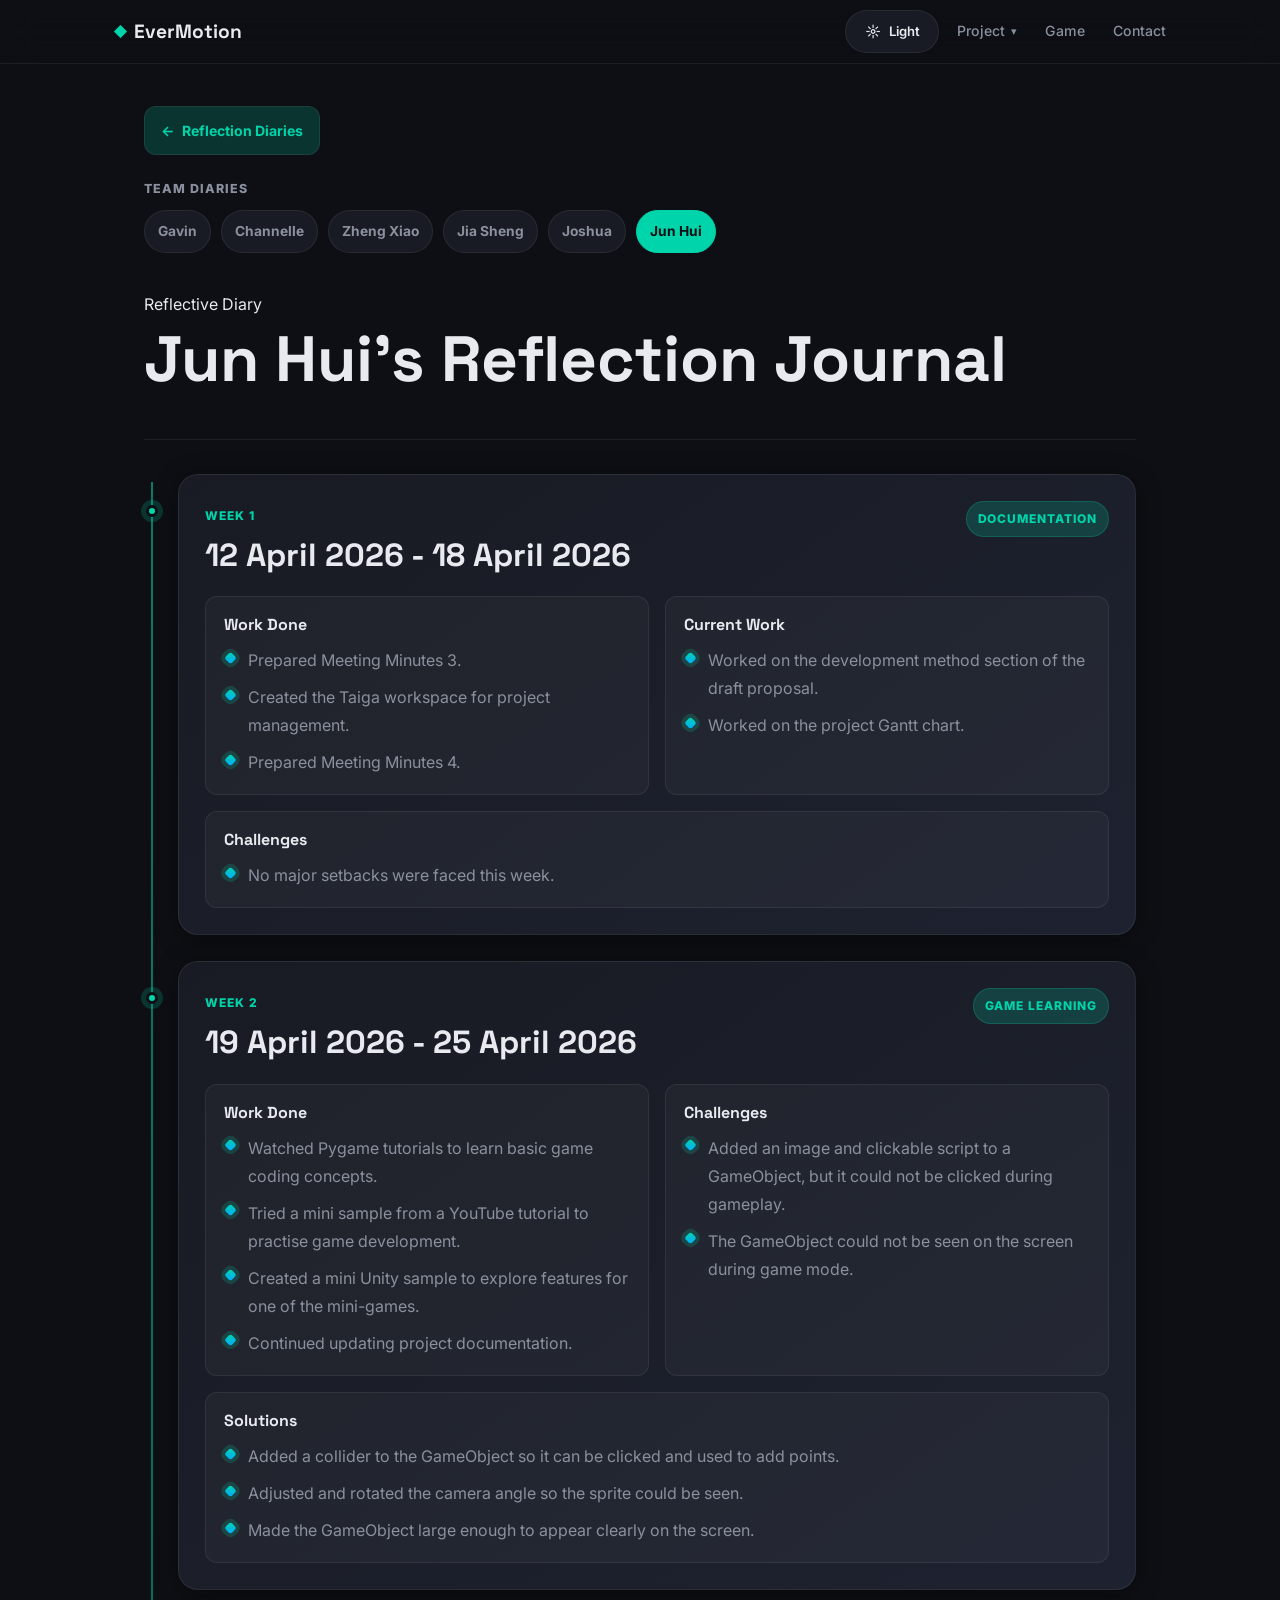
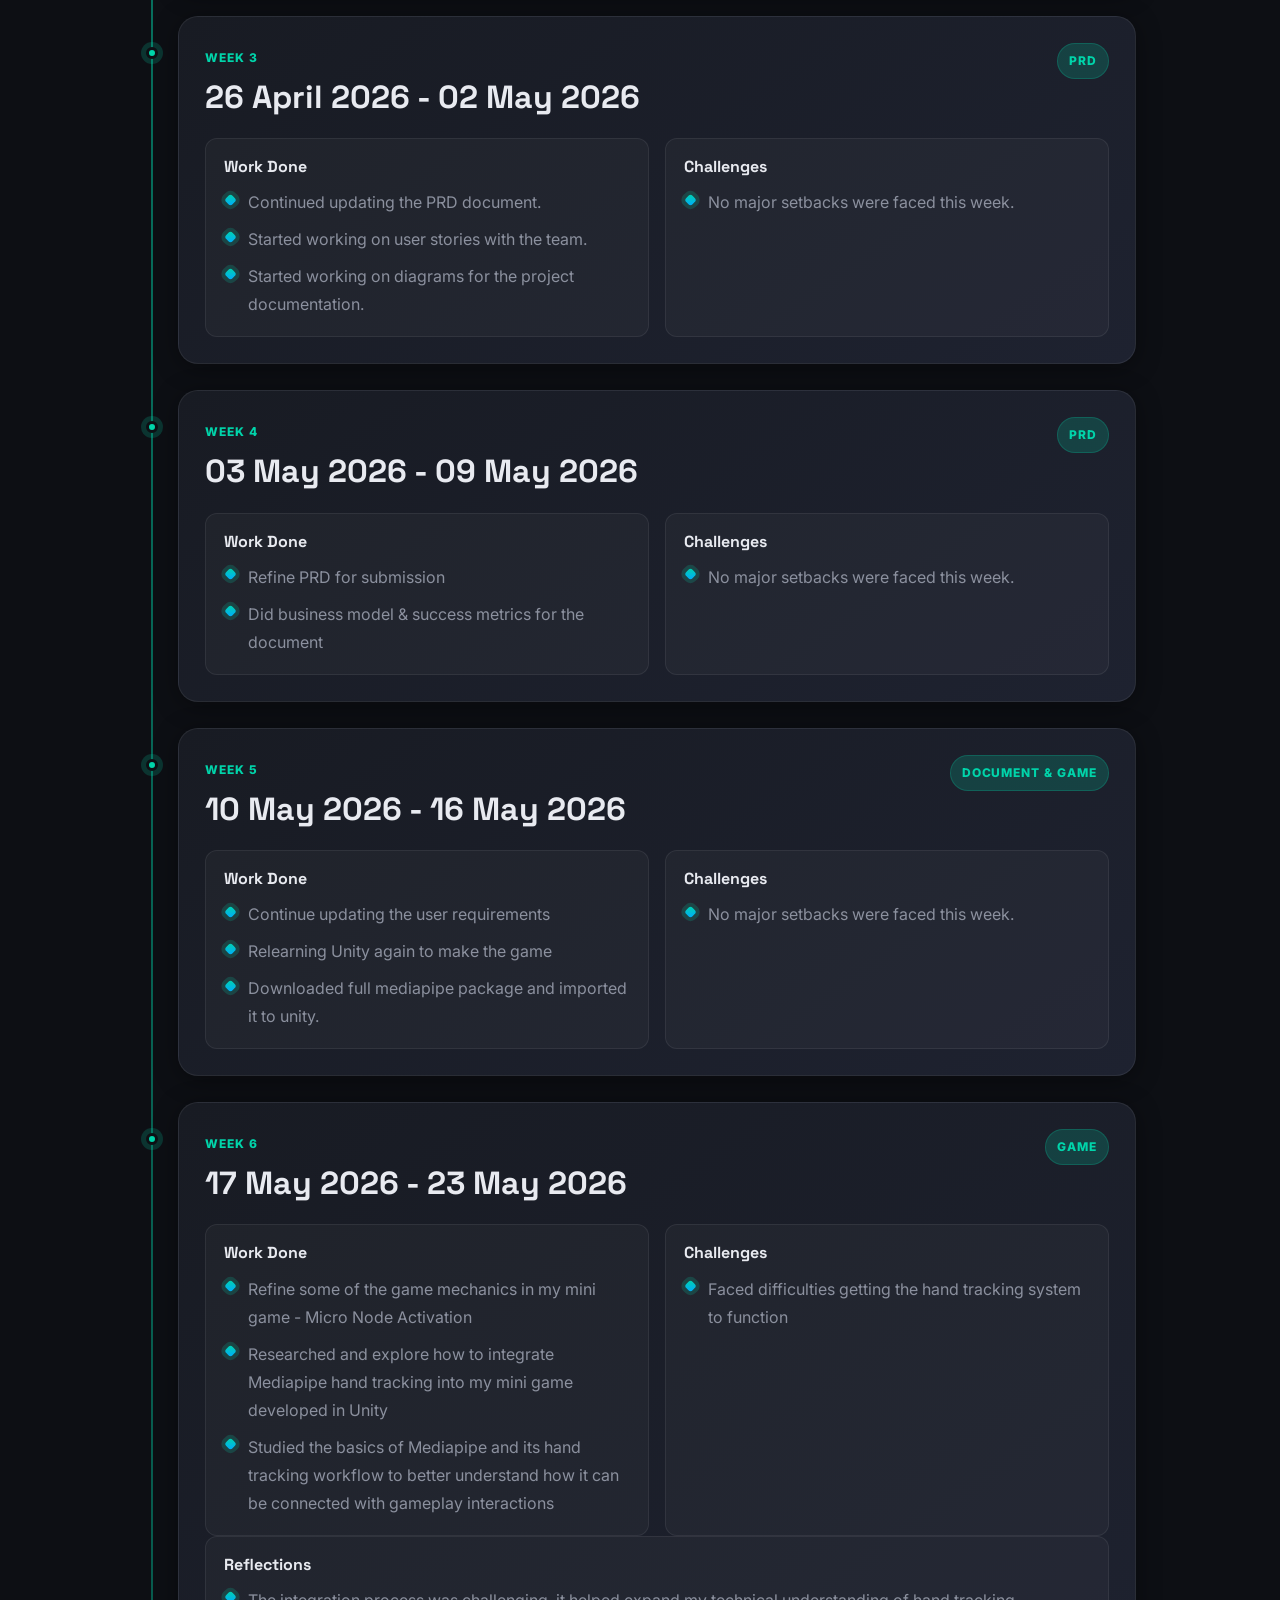
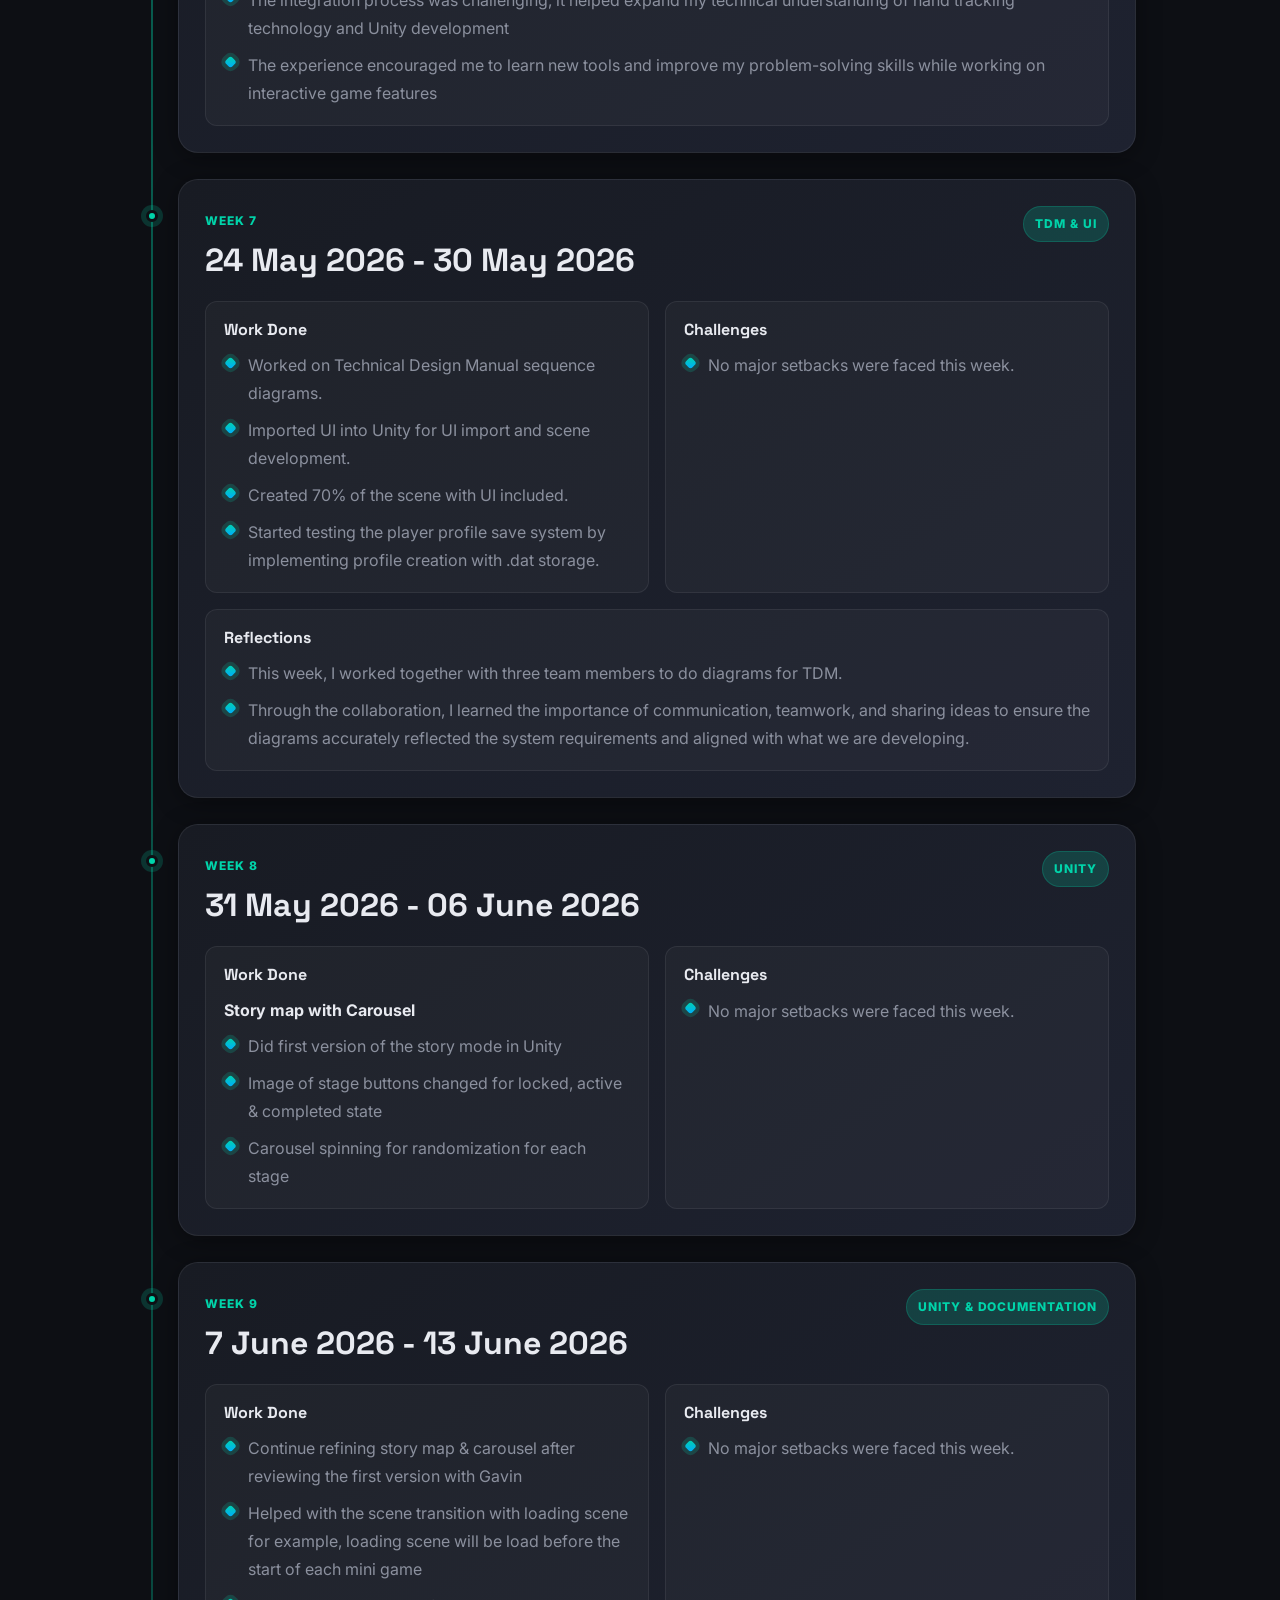
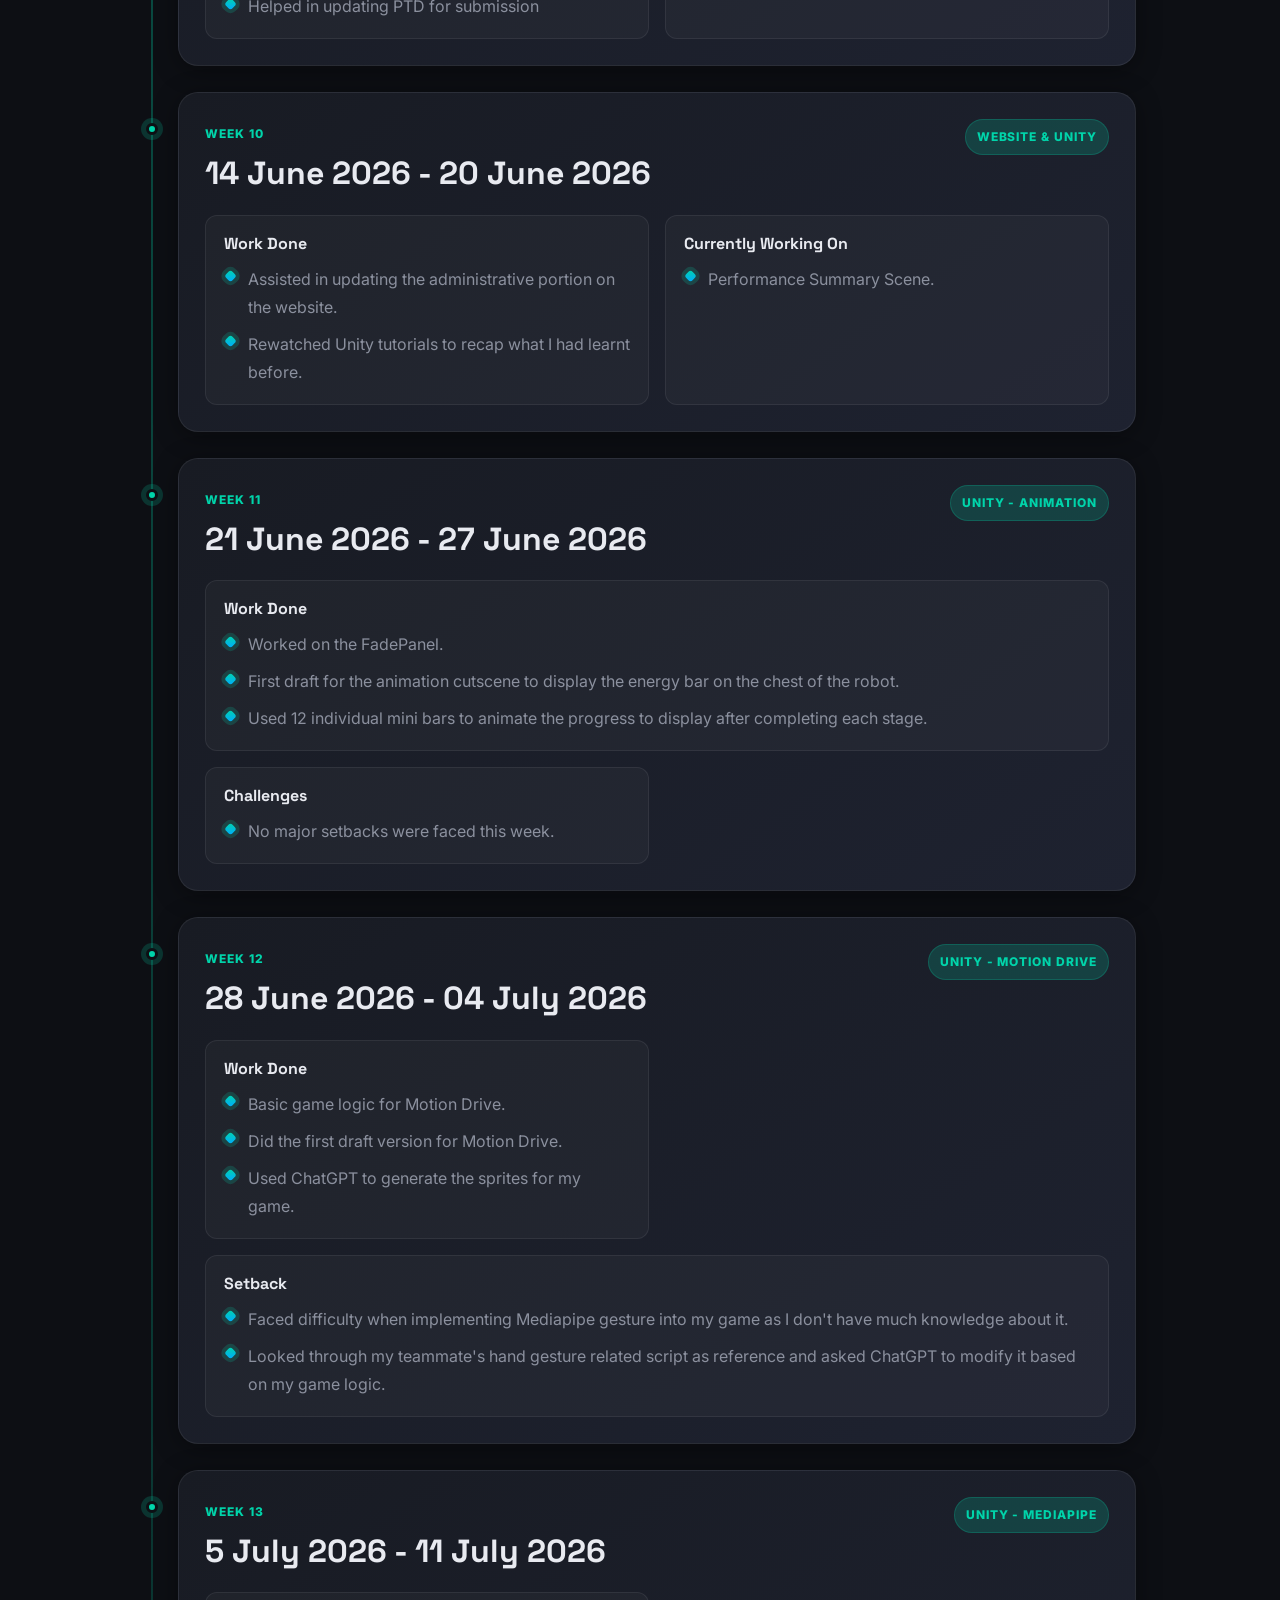
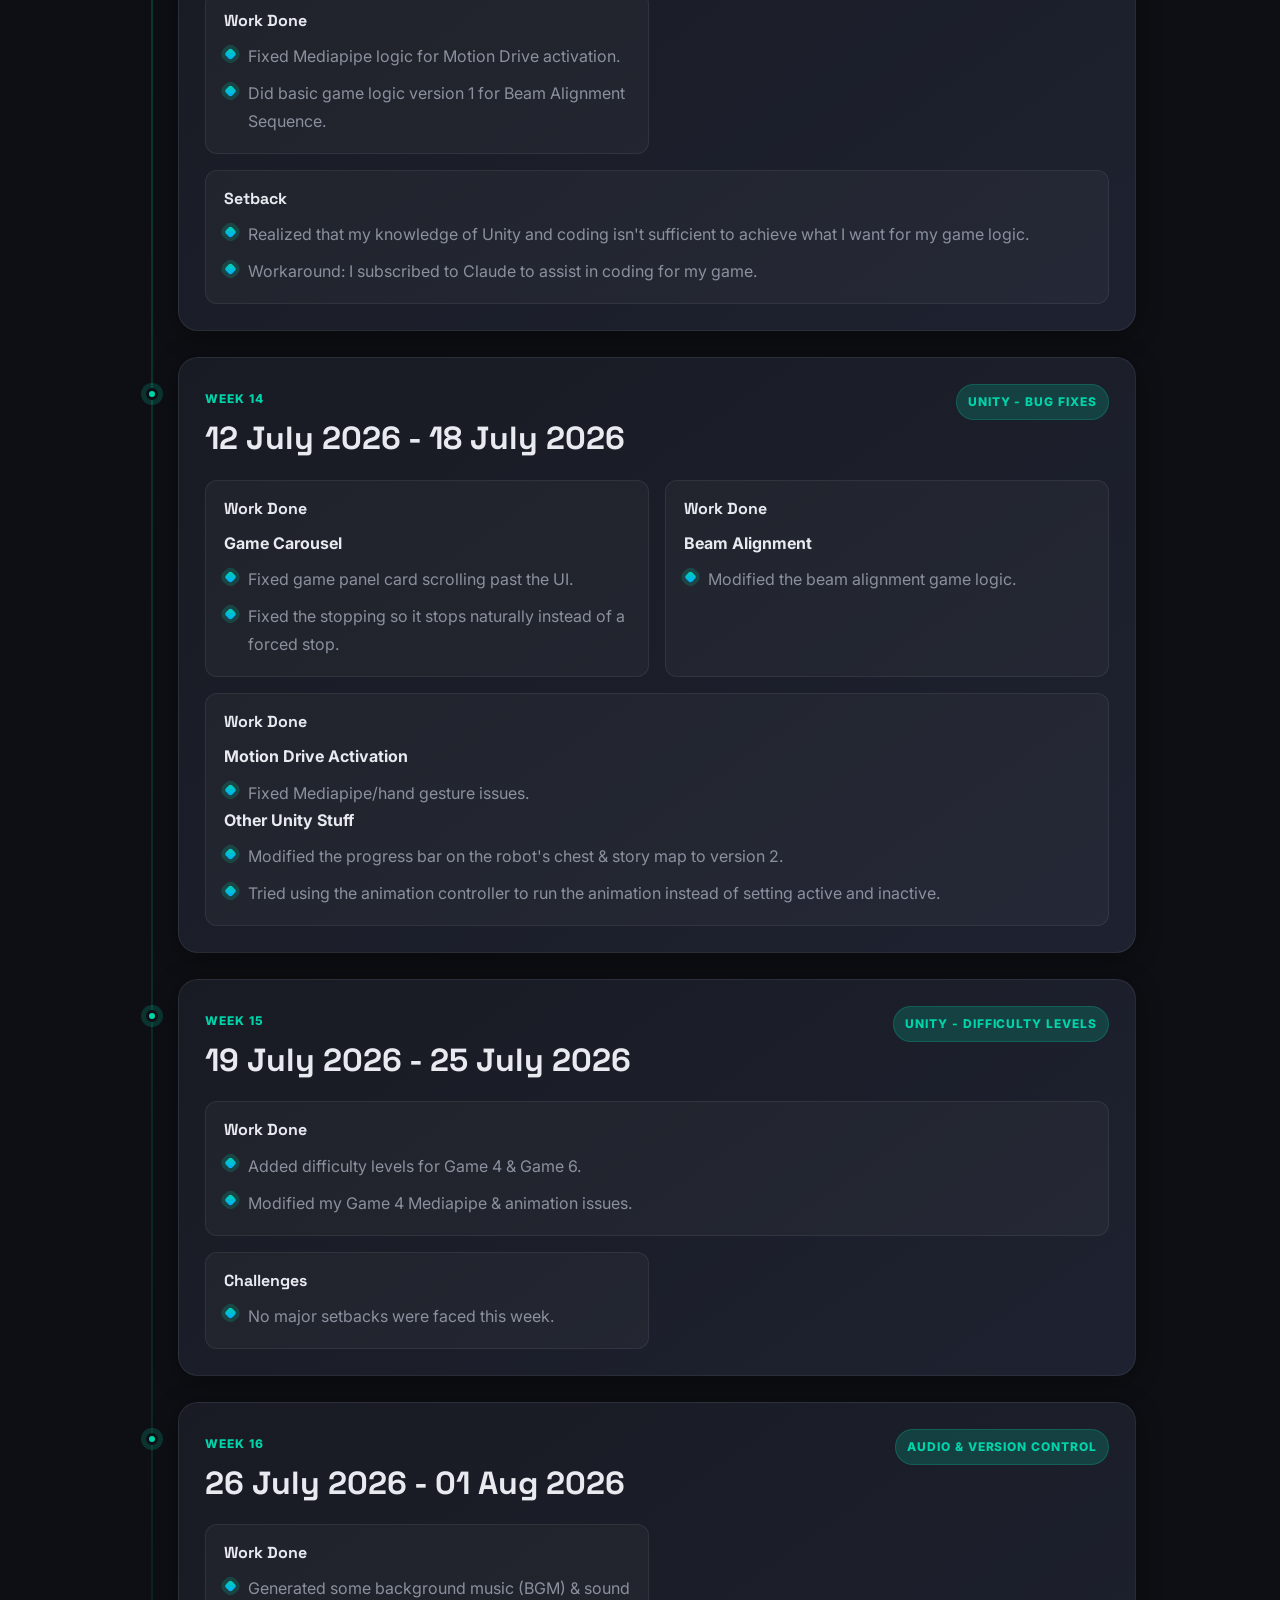
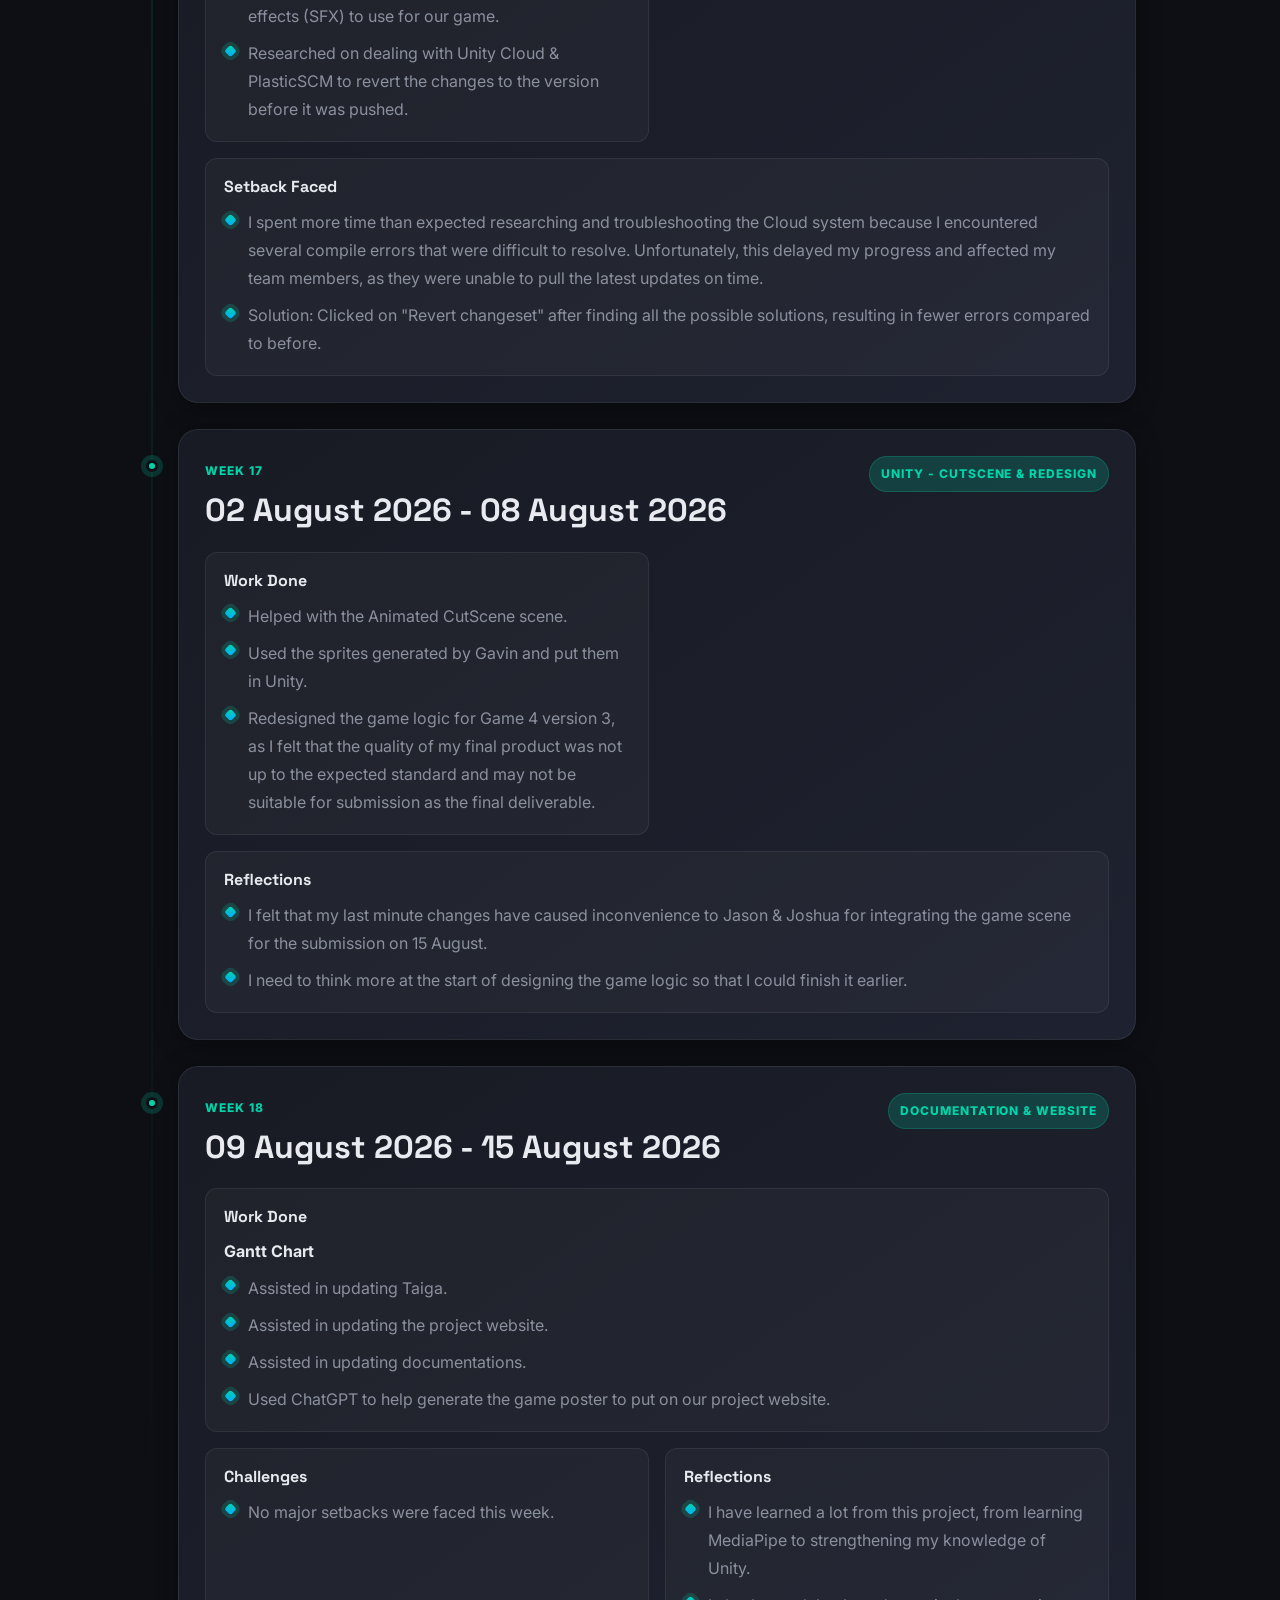
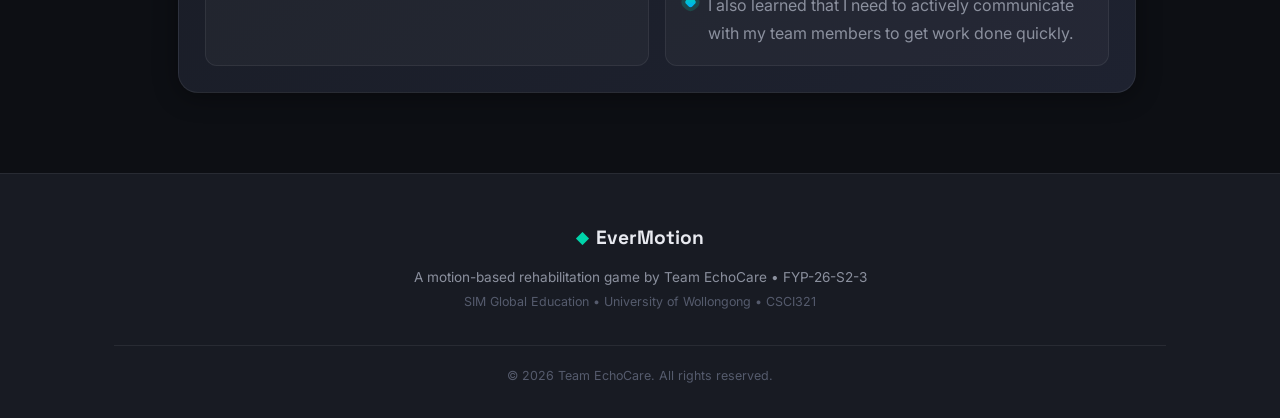
<file: FYP-ProjectWebsite/diary/JHDiary.html>
<!DOCTYPE html>
<html lang="en">
<head>
  <meta charset="UTF-8" />
  <meta name="viewport" content="width=device-width, initial-scale=1.0" />
  <title>Jun Hui's Reflective Diary</title>
  <link rel="stylesheet" href="../css/styles.css" />
  <link rel="preconnect" href="https://fonts.googleapis.com" />
  <link rel="preconnect" href="https://fonts.gstatic.com" crossorigin />
  <link href="https://fonts.googleapis.com/css2?family=Inter:wght@300;400;500;600;700;800&family=Space+Grotesk:wght@400;500;600;700&display=swap" rel="stylesheet" />
</head>
<body>


  <!-- ===== NAVBAR ===== -->
  <nav class="navbar" id="navbar">
    <div class="nav-container">
      <a href="../index.html" class="nav-logo">
        <span class="logo-icon">&#9670;</span>
        EverMotion
      </a>
      <div class="nav-actions">
        <button class="theme-toggle" id="themeToggle" type="button" aria-label="Switch to light theme">
          <span class="theme-toggle-icon" aria-hidden="true">&#9788;</span>
          <span class="theme-toggle-label">Light</span>
        </button>
        <button class="nav-toggle" id="navToggle" aria-label="Toggle navigation">
          <span></span><span></span><span></span>
        </button>
        <ul class="nav-links" id="navLinks">
          <li class="mega-item">
            <button class="mega-trigger" type="button" aria-haspopup="true" aria-expanded="false">
              Project <span class="mega-caret" aria-hidden="true">&#9662;</span>
            </button>
            <div class="mega-menu" role="menu" aria-label="Project navigation">
              <a href="../index.html#about" role="menuitem">About</a>
              <a href="../index.html#features" role="menuitem">Features</a>
              <a href="../index.html#tech" role="menuitem">Tech Stack</a>
              <a href="../index.html#progress" role="menuitem">Progress</a>
              <a href="../document.html" role="menuitem">Administrative Documents</a>
              <a href="../document.html#reflectDiaries" role="menuitem">Reflection Diaries</a>
              <a href="../index.html#team" role="menuitem">Team</a>
              <a href="../index.html#media" role="menuitem">Media</a>
            </div>
          </li>
          <li><a class="nav-link" href="../index.html#games">Game</a></li>
          <li><a class="nav-link" href="../index.html#contact">Contact</a></li>
        </ul>
      </div>
    </div>
  </nav>
<main class="page-offset diary-page">
    <div class="diary-toolbar">
      <a class="diary-back-link" href="../document.html#reflectDiaries"><span aria-hidden="true">&larr;</span> Reflection Diaries</a>
    </div>
    <nav class="diary-switcher" aria-label="Team reflection diaries">
      <span class="diary-switcher-label">Team Diaries</span>
      <div class="diary-switcher-links">
        <a href="GavinDiary.html">Gavin</a>
        <a href="ccDiary.html">Channelle</a>
        <a href="ZXDiary.html">Zheng Xiao</a>
        <a href="jsDiary.html">Jia Sheng</a>
        <a href="joshuaDiary.html">Joshua</a>
        <a class="active" href="JHDiary.html" aria-current="page">Jun Hui</a>
      </div>
    </nav>

    <section class="diary-hero">
      <span class="section-kicker">Reflective Diary</span>
      <h1>Jun Hui's Reflection Journal</h1>
    </section>

    <section class="diary-timeline" aria-label="Jun Hui weekly reflections">
      <article class="diary-week">
        <header class="diary-week-header">
          <div>
            <span class="diary-week-label">Week 1</span>
            <h2>12 April 2026 - 18 April 2026</h2>
          </div>
          <span class="diary-week-tag">Documentation</span>
        </header>

        <div class="diary-section-grid">
          <section class="diary-block">
            <h3>Work Done</h3>
            <ul>
              <li>Prepared Meeting Minutes 3.</li>
              <li>Created the Taiga workspace for project management.</li>
              <li>Prepared Meeting Minutes 4.</li>
            </ul>
          </section>

          <section class="diary-block">
            <h3>Current Work</h3>
            <ul>
              <li>Worked on the development method section of the draft proposal.</li>
              <li>Worked on the project Gantt chart.</li>
            </ul>
          </section>

          <section class="diary-block diary-block-wide">
            <h3>Challenges</h3>
            <ul>
              <li>No major setbacks were faced this week.</li>
            </ul>
          </section>
        </div>
      </article>

      <article class="diary-week">
        <header class="diary-week-header">
          <div>
            <span class="diary-week-label">Week 2</span>
            <h2>19 April 2026 - 25 April 2026</h2>
          </div>
          <span class="diary-week-tag">Game Learning</span>
        </header>

        <div class="diary-section-grid">
          <section class="diary-block">
            <h3>Work Done</h3>
            <ul>
              <li>Watched Pygame tutorials to learn basic game coding concepts.</li>
              <li>Tried a mini sample from a YouTube tutorial to practise game development.</li>
              <li>Created a mini Unity sample to explore features for one of the mini-games.</li>
              <li>Continued updating project documentation.</li>
            </ul>
          </section>

          <section class="diary-block">
            <h3>Challenges</h3>
            <ul>
              <li>Added an image and clickable script to a GameObject, but it could not be clicked during gameplay.</li>
              <li>The GameObject could not be seen on the screen during game mode.</li>
            </ul>
          </section>

          <section class="diary-block diary-block-wide">
            <h3>Solutions</h3>
            <ul>
              <li>Added a collider to the GameObject so it can be clicked and used to add points.</li>
              <li>Adjusted and rotated the camera angle so the sprite could be seen.</li>
              <li>Made the GameObject large enough to appear clearly on the screen.</li>
            </ul>
          </section>
        </div>
      </article>

      <article class="diary-week">
        <header class="diary-week-header">
          <div>
            <span class="diary-week-label">Week 3</span>
            <h2>26 April 2026 - 02 May 2026</h2>
          </div>
          <span class="diary-week-tag">PRD</span>
        </header>

        <div class="diary-section-grid">
          <section class="diary-block">
            <h3>Work Done</h3>
            <ul>
              <li>Continued updating the PRD document.</li>
              <li>Started working on user stories with the team.</li>
              <li>Started working on diagrams for the project documentation.</li>
            </ul>
          </section>

          <section class="diary-block">
            <h3>Challenges</h3>
            <ul>
              <li>No major setbacks were faced this week.</li>
            </ul>
          </section>
        </div>
      </article>

      <article class="diary-week">
        <header class="diary-week-header">
          <div>
            <span class="diary-week-label">Week 4</span>
            <h2>03 May 2026 - 09 May 2026</h2>
          </div>
          <span class="diary-week-tag">PRD</span>
        </header>

        <div class="diary-section-grid">
          <section class="diary-block">
            <h3>Work Done</h3>
            <ul>
              <li>Refine PRD for submission</li>
              <li>Did business model & success metrics for the document</li>
            </ul>
          </section>

          <section class="diary-block">
            <h3>Challenges</h3>
            <ul>
              <li>No major setbacks were faced this week.</li>
            </ul>
          </section>
        </div>
      </article>

      <article class="diary-week">
        <header class="diary-week-header">
          <div>
            <span class="diary-week-label">Week 5</span>
            <h2>10 May 2026 - 16 May 2026</h2>
          </div>
          <span class="diary-week-tag">Document & Game</span>
        </header>

        <div class="diary-section-grid">
          <section class="diary-block">
            <h3>Work Done</h3>
            <ul>
              <li>Continue updating the user requirements </li>
              <li>Relearning Unity again to make the game </li>
              <li>Downloaded full mediapipe package and imported it to unity.</li>
            </ul>
          </section>

          <section class="diary-block">
            <h3>Challenges</h3>
            <ul>
              <li>No major setbacks were faced this week.</li>
            </ul>
          </section>
        </div>
      </article>

      <article class="diary-week">
        <header class="diary-week-header">
          <div>
            <span class="diary-week-label">Week 6</span>
            <h2>17 May 2026 - 23 May 2026</h2>
          </div>
          <span class="diary-week-tag">Game</span>
        </header>

        <div class="diary-section-grid">
          <section class="diary-block">
            <h3>Work Done</h3>
            <ul>
              <li>Refine some of the game mechanics in my mini game - Micro Node Activation</li>
              <li>Researched and explore how to integrate Mediapipe hand tracking into my mini game developed in Unity</li>
              <li>Studied the basics of Mediapipe and its hand tracking workflow to better understand how it can be connected with gameplay interactions </li>
            </ul>
          </section>

          <section class="diary-block">
            <h3>Challenges</h3>
            <ul>
              <li>Faced difficulties getting the hand tracking system to function</li>
            </ul>
          </section>
        </div>

        <section class="diary-block">
            <h3>Reflections</h3>
            <ul>
              <li>The integration process was challenging, it helped expand my technical understanding of hand tracking technology and Unity development</li>
              <li>The experience encouraged me to learn new tools and improve my problem-solving skills while working on interactive game features</li>
            </ul>
          </section>
      </article>

      <article class="diary-week">
        <header class="diary-week-header">
          <div>
            <span class="diary-week-label">Week 7</span>
            <h2>24 May 2026 - 30 May 2026</h2>
          </div>
          <span class="diary-week-tag">TDM &amp; UI</span>
        </header>

        <div class="diary-section-grid">
          <section class="diary-block">
            <h3>Work Done</h3>
            <ul>
              <li>Worked on Technical Design Manual sequence diagrams.</li>
              <li>Imported UI into Unity for UI import and scene development.</li>
              <li>Created 70% of the scene with UI included.</li>
              <li>Started testing the player profile save system by implementing profile creation with .dat storage.</li>
            </ul>
          </section>

          <section class="diary-block">
            <h3>Challenges</h3>
            <ul>
              <li>No major setbacks were faced this week.</li>
            </ul>
          </section>

          <section class="diary-block diary-block-wide">
            <h3>Reflections</h3>
            <ul>
              <li>This week, I worked together with three team members to do diagrams for TDM.</li>
              <li>Through the collaboration, I learned the importance of communication, teamwork, and sharing ideas to ensure the diagrams accurately reflected the system requirements and aligned with what we are developing.</li>
            </ul>
          </section>
        </div>
      </article>

      <article class="diary-week">
        <header class="diary-week-header">
          <div>
            <span class="diary-week-label">Week 8</span>
            <h2>31 May 2026 - 06 June 2026</h2>
          </div>
          <span class="diary-week-tag">Unity</span>
        </header>

        <div class="diary-section-grid">
          <section class="diary-block">
            <h3>Work Done</h3>
            <ul>
              <b>Story map with Carousel </b>
              <li>Did first version of the story mode in Unity</li>
              <li>Image of stage buttons changed for locked, active & completed state</li>
              <li>Carousel spinning for randomization for each stage</li>
            </ul>
          </section>

          <section class="diary-block">
            <h3>Challenges</h3>
            <ul>
              <li>No major setbacks were faced this week.</li>
            </ul>
          </section>
        </div>
      </article>

      <article class="diary-week">
        <header class="diary-week-header">
          <div>
            <span class="diary-week-label">Week 9</span>
            <h2>7 June 2026 - 13 June 2026</h2>
          </div>
          <span class="diary-week-tag">Unity & Documentation</span>
        </header>

        <div class="diary-section-grid">
          <section class="diary-block">
            <h3>Work Done</h3>
            <ul>
              <li>Continue refining story map & carousel after reviewing the first version with Gavin </li>
              <li>Helped with the scene transition with loading scene for example, loading scene will be load before the start of each mini game</li>
              <li>Helped in updating PTD for submission </li>
            </ul>
          </section>

          <section class="diary-block">
            <h3>Challenges</h3>
            <ul>
              <li>No major setbacks were faced this week.</li>
            </ul>
          </section>
        </div>
      </article>

      <article class="diary-week">
        <header class="diary-week-header">
          <div>
            <span class="diary-week-label">Week 10</span>
            <h2>14 June 2026 - 20 June 2026</h2>
          </div>
          <span class="diary-week-tag">Website &amp; Unity</span>
        </header>

        <div class="diary-section-grid">
          <section class="diary-block">
            <h3>Work Done</h3>
            <ul>
              <li>Assisted in updating the administrative portion on the website.</li>
              <li>Rewatched Unity tutorials to recap what I had learnt before.</li>
            </ul>
          </section>

          <section class="diary-block">
            <h3>Currently Working On</h3>
            <ul>
              <li>Performance Summary Scene.</li>
            </ul>
          </section>
        </div>
      </article>

      <article class="diary-week">
        <header class="diary-week-header">
          <div>
            <span class="diary-week-label">Week 11</span>
            <h2>21 June 2026 - 27 June 2026</h2>
          </div>
          <span class="diary-week-tag">Unity - Animation</span>
        </header>

        <div class="diary-section-grid">
          <section class="diary-block diary-block-wide">
            <h3>Work Done</h3>
            <ul>
              <li>Worked on the FadePanel.</li>
              <li>First draft for the animation cutscene to display the energy bar on the chest of the robot.</li>
              <li>Used 12 individual mini bars to animate the progress to display after completing each stage.</li>
            </ul>
          </section>

          <section class="diary-block">
            <h3>Challenges</h3>
            <ul>
              <li>No major setbacks were faced this week.</li>
            </ul>
          </section>
        </div>
      </article>

      <article class="diary-week">
        <header class="diary-week-header">
          <div>
            <span class="diary-week-label">Week 12</span>
            <h2>28 June 2026 - 04 July 2026</h2>
          </div>
          <span class="diary-week-tag">Unity - Motion Drive</span>
        </header>

        <div class="diary-section-grid">
          <section class="diary-block">
            <h3>Work Done</h3>
            <ul>
              <li>Basic game logic for Motion Drive.</li>
              <li>Did the first draft version for Motion Drive.</li>
              <li>Used ChatGPT to generate the sprites for my game.</li>
            </ul>
          </section>

          <section class="diary-block diary-block-wide">
            <h3>Setback</h3>
            <ul>
              <li>Faced difficulty when implementing Mediapipe gesture into my game as I don't have much knowledge about it.</li>
              <li>Looked through my teammate's hand gesture related script as reference and asked ChatGPT to modify it based on my game logic.</li>
            </ul>
          </section>
        </div>
      </article>

      <article class="diary-week">
        <header class="diary-week-header">
          <div>
            <span class="diary-week-label">Week 13</span>
            <h2>5 July 2026 - 11 July 2026</h2>
          </div>
          <span class="diary-week-tag">Unity - Mediapipe</span>
        </header>

        <div class="diary-section-grid">
          <section class="diary-block">
            <h3>Work Done</h3>
            <ul>
              <li>Fixed Mediapipe logic for Motion Drive activation.</li>
              <li>Did basic game logic version 1 for Beam Alignment Sequence.</li>
            </ul>
          </section>

          <section class="diary-block diary-block-wide">
            <h3>Setback</h3>
            <ul>
              <li>Realized that my knowledge of Unity and coding isn't sufficient to achieve what I want for my game logic.</li>
              <li>Workaround: I subscribed to Claude to assist in coding for my game.</li>
            </ul>
          </section>
        </div>
      </article>

      <article class="diary-week">
        <header class="diary-week-header">
          <div>
            <span class="diary-week-label">Week 14</span>
            <h2>12 July 2026 - 18 July 2026</h2>
          </div>
          <span class="diary-week-tag">Unity - Bug Fixes</span>
        </header>

        <div class="diary-section-grid">
          <section class="diary-block">
            <h3>Work Done</h3>
            <ul>
              <b>Game Carousel</b>
              <li>Fixed game panel card scrolling past the UI.</li>
              <li>Fixed the stopping so it stops naturally instead of a forced stop.</li>
            </ul>
          </section>

          <section class="diary-block">
            <h3>Work Done</h3>
            <ul>
              <b>Beam Alignment</b>
              <li>Modified the beam alignment game logic.</li>
            </ul>
          </section>

          <section class="diary-block diary-block-wide">
            <h3>Work Done</h3>
            <ul>
              <b>Motion Drive Activation</b>
              <li>Fixed Mediapipe/hand gesture issues.</li>
            </ul>
            <ul>
              <b>Other Unity Stuff</b>
              <li>Modified the progress bar on the robot's chest &amp; story map to version 2.</li>
              <li>Tried using the animation controller to run the animation instead of setting active and inactive.</li>
            </ul>
          </section>
        </div>
      </article>

      <article class="diary-week">
        <header class="diary-week-header">
          <div>
            <span class="diary-week-label">Week 15</span>
            <h2>19 July 2026 - 25 July 2026</h2>
          </div>
          <span class="diary-week-tag">Unity - Difficulty Levels</span>
        </header>

        <div class="diary-section-grid">
          <section class="diary-block diary-block-wide">
            <h3>Work Done</h3>
            <ul>
              <li>Added difficulty levels for Game 4 &amp; Game 6.</li>
              <li>Modified my Game 4 Mediapipe &amp; animation issues.</li>
            </ul>
          </section>

          <section class="diary-block">
            <h3>Challenges</h3>
            <ul>
              <li>No major setbacks were faced this week.</li>
            </ul>
          </section>
        </div>
      </article>

      <article class="diary-week">
        <header class="diary-week-header">
          <div>
            <span class="diary-week-label">Week 16</span>
            <h2>26 July 2026 - 01 Aug 2026</h2>
          </div>
          <span class="diary-week-tag">Audio &amp; Version Control</span>
        </header>

        <div class="diary-section-grid">
          <section class="diary-block">
            <h3>Work Done</h3>
            <ul>
              <li>Generated some background music (BGM) &amp; sound effects (SFX) to use for our game.</li>
              <li>Researched on dealing with Unity Cloud &amp; PlasticSCM to revert the changes to the version before it was pushed.</li>
            </ul>
          </section>

          <section class="diary-block diary-block-wide">
            <h3>Setback Faced</h3>
            <ul>
              <li>I spent more time than expected researching and troubleshooting the Cloud system because I encountered several compile errors that were difficult to resolve. Unfortunately, this delayed my progress and affected my team members, as they were unable to pull the latest updates on time.</li>
              <li>Solution: Clicked on "Revert changeset" after finding all the possible solutions, resulting in fewer errors compared to before.</li>
            </ul>
          </section>
        </div>
      </article>

      <article class="diary-week">
        <header class="diary-week-header">
          <div>
            <span class="diary-week-label">Week 17</span>
            <h2>02 August 2026 - 08 August 2026</h2>
          </div>
          <span class="diary-week-tag">Unity - Cutscene &amp; Redesign</span>
        </header>

        <div class="diary-section-grid">
          <section class="diary-block">
            <h3>Work Done</h3>
            <ul>
              <li>Helped with the Animated CutScene scene.</li>
              <li>Used the sprites generated by Gavin and put them in Unity.</li>
              <li>Redesigned the game logic for Game 4 version 3, as I felt that the quality of my final product was not up to the expected standard and may not be suitable for submission as the final deliverable.</li>
            </ul>
          </section>

          <section class="diary-block diary-block-wide">
            <h3>Reflections</h3>
            <ul>
              <li>I felt that my last minute changes have caused inconvenience to Jason &amp; Joshua for integrating the game scene for the submission on 15 August.</li>
              <li>I need to think more at the start of designing the game logic so that I could finish it earlier.</li>
            </ul>
          </section>
        </div>
      </article>

      <article class="diary-week">
        <header class="diary-week-header">
          <div>
            <span class="diary-week-label">Week 18</span>
            <h2>09 August 2026 - 15 August 2026</h2>
          </div>
          <span class="diary-week-tag">Documentation &amp; Website</span>
        </header>

        <div class="diary-section-grid">
          <section class="diary-block diary-block-wide">
            <h3>Work Done</h3>
            <ul>
              <b>Gantt Chart</b>
              <li>Assisted in updating Taiga.</li>
              <li>Assisted in updating the project website.</li>
              <li>Assisted in updating documentations.</li>
              <li>Used ChatGPT to help generate the game poster to put on our project website.</li>
            </ul>
          </section>

          <section class="diary-block">
            <h3>Challenges</h3>
            <ul>
              <li>No major setbacks were faced this week.</li>
            </ul>
          </section>

          <section class="diary-block">
            <h3>Reflections</h3>
            <ul>
              <li>I have learned a lot from this project, from learning MediaPipe to strengthening my knowledge of Unity.</li>
              <li>I also learned that I need to actively communicate with my team members to get work done quickly.</li>
            </ul>
          </section>
        </div>
      </article>


</main>

 <!-- ===== FOOTER ===== -->
  <footer class="footer">
    <div class="container">
      <div class="footer-top">
        <div class="footer-brand">
          <span class="logo-icon">&#9670;</span>
          <span>EverMotion</span>
        </div>
        <p>A motion-based rehabilitation game by Team EchoCare &bull; FYP-26-S2-3</p>
        <p class="footer-school">SIM Global Education &bull; University of Wollongong &bull; CSCI321</p>
      </div>
      <div class="footer-bottom">
        <p>&copy; 2026 Team EchoCare. All rights reserved.</p>
      </div>
    </div>
  </footer>
  <script src="../js/main.js"></script>
</body>
</html>
</file>
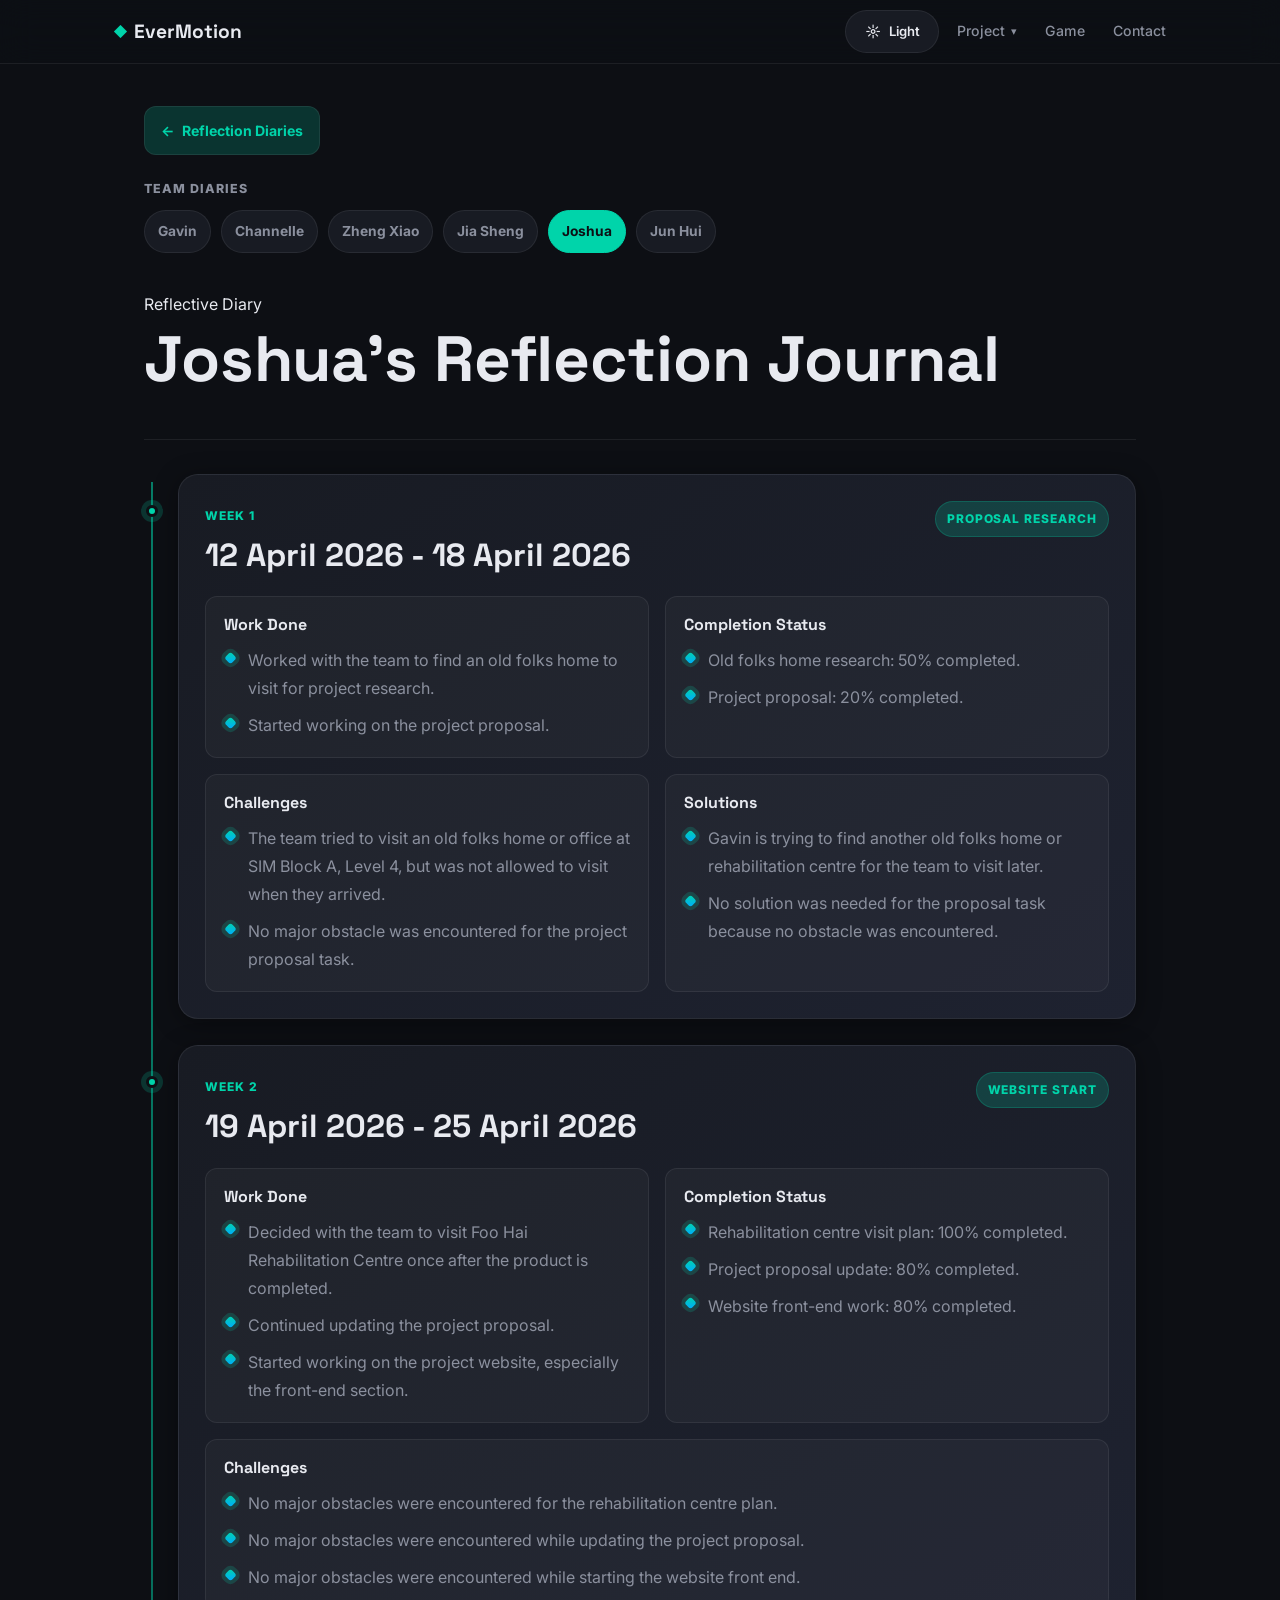
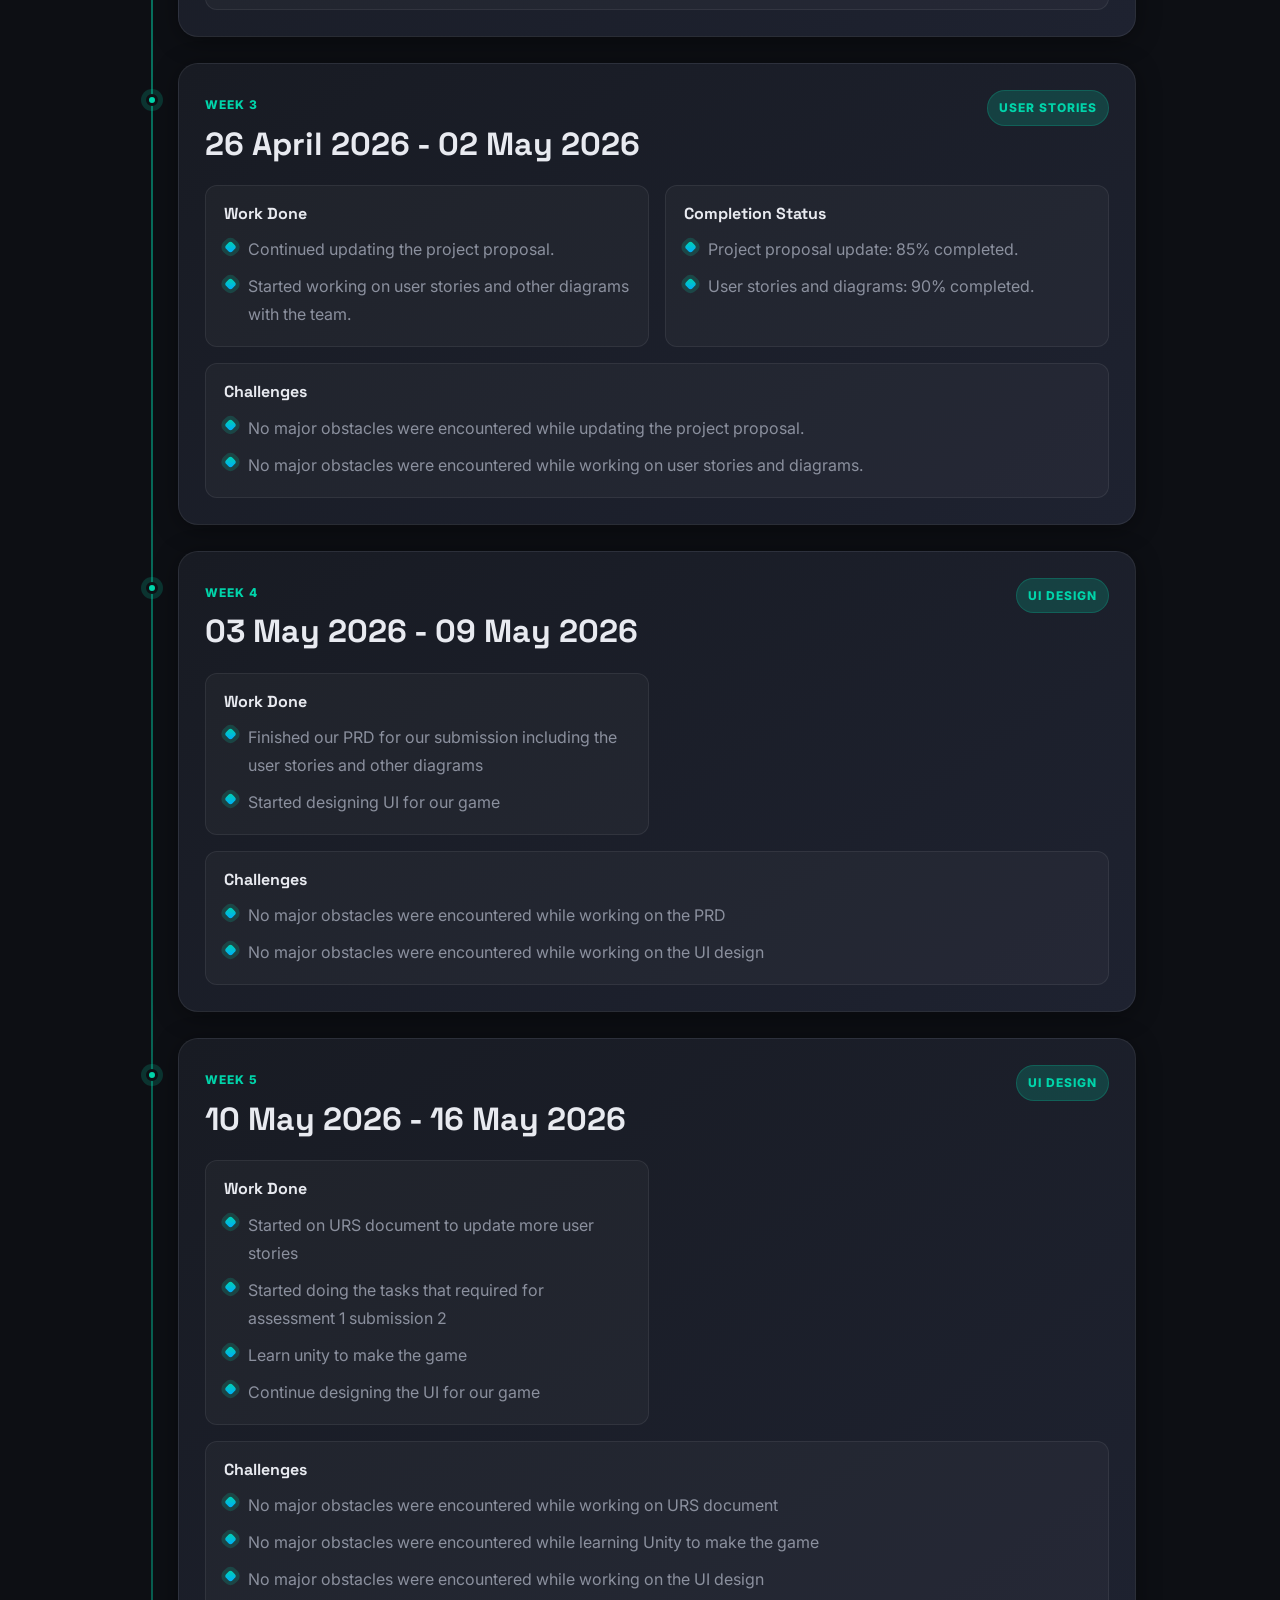
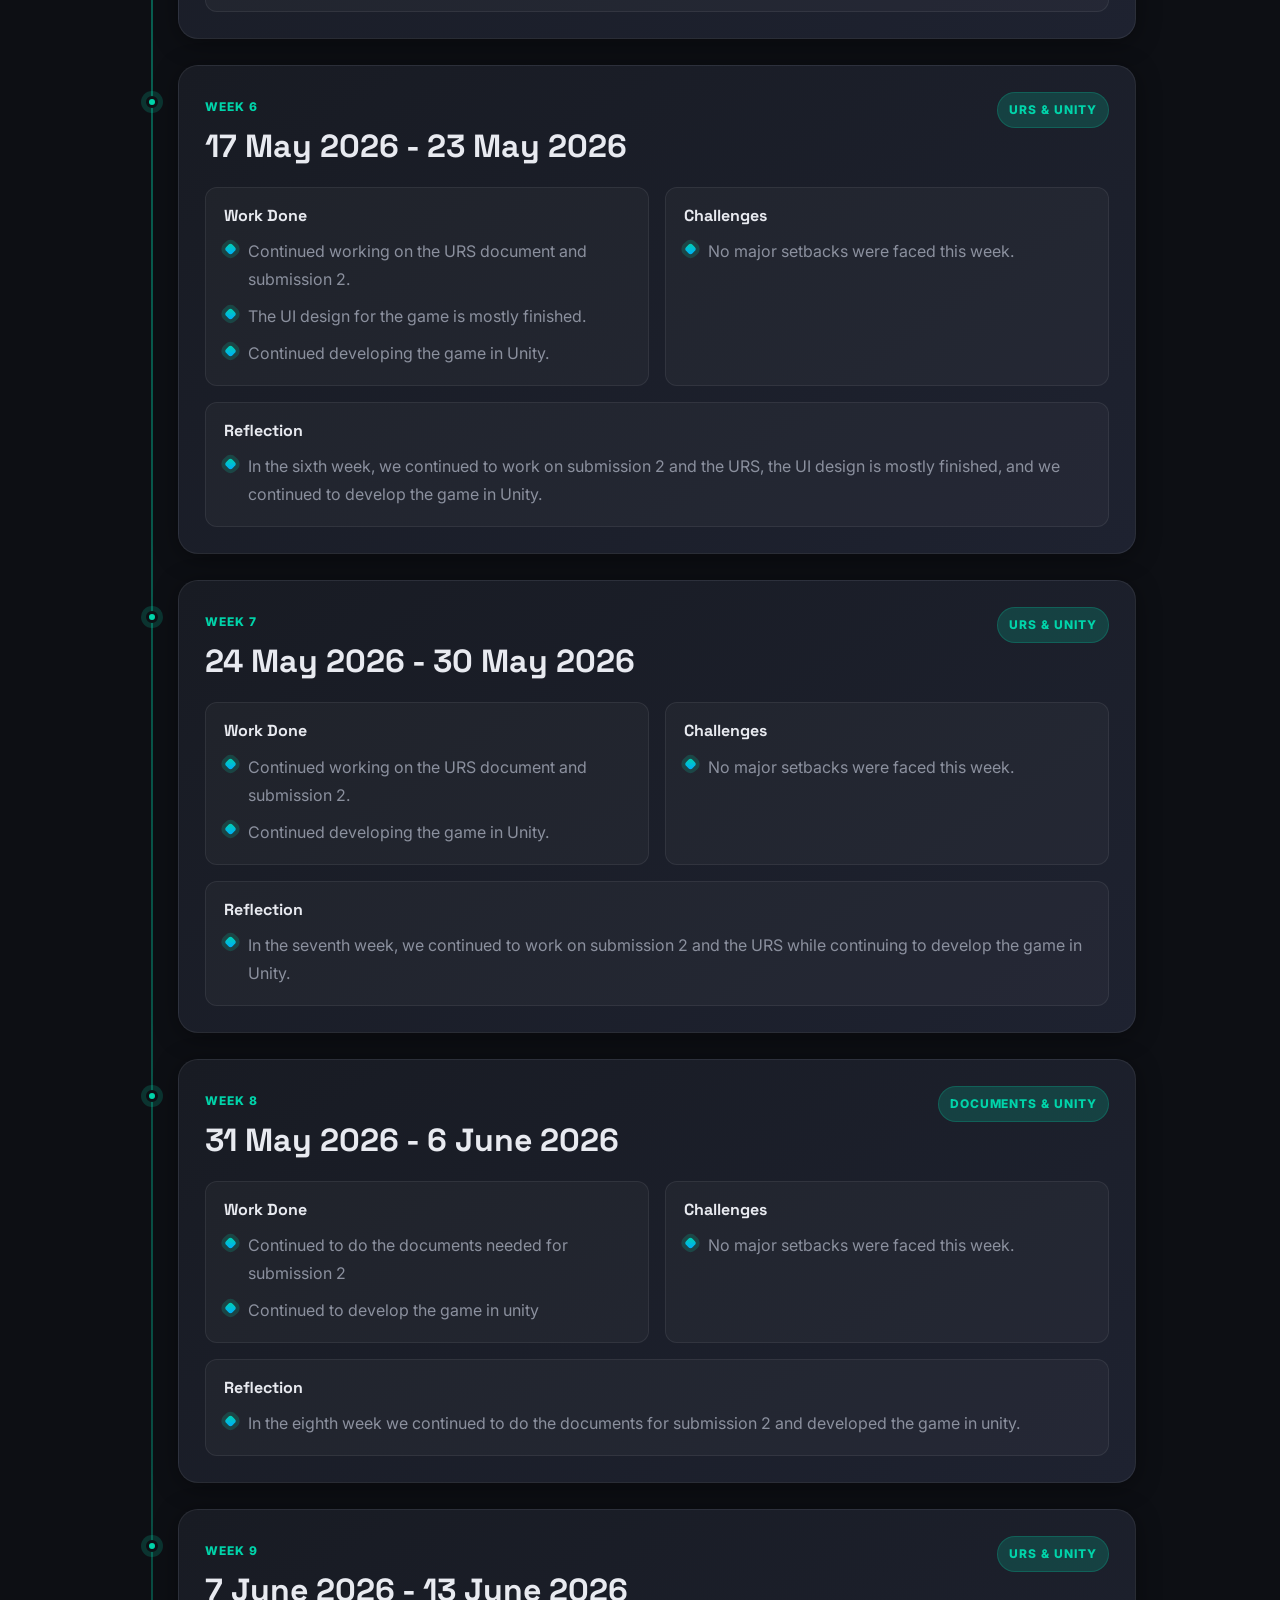
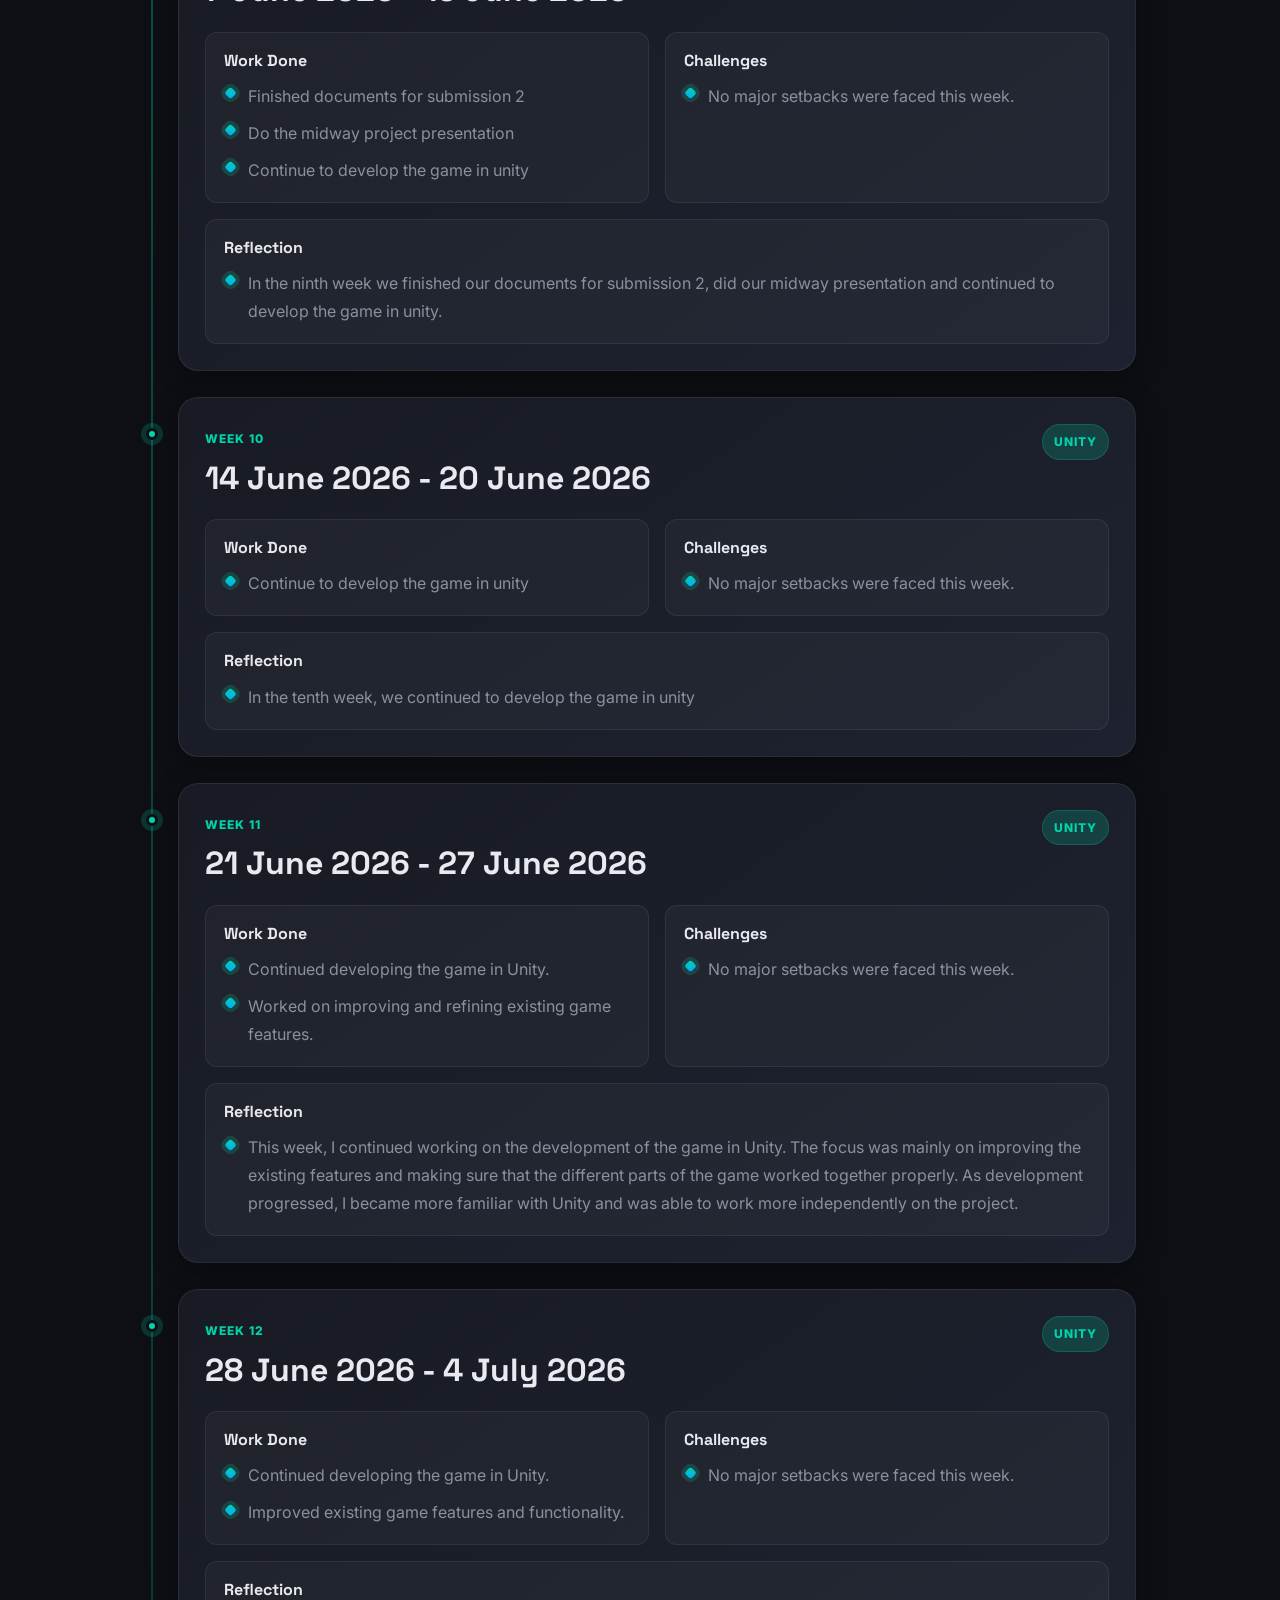
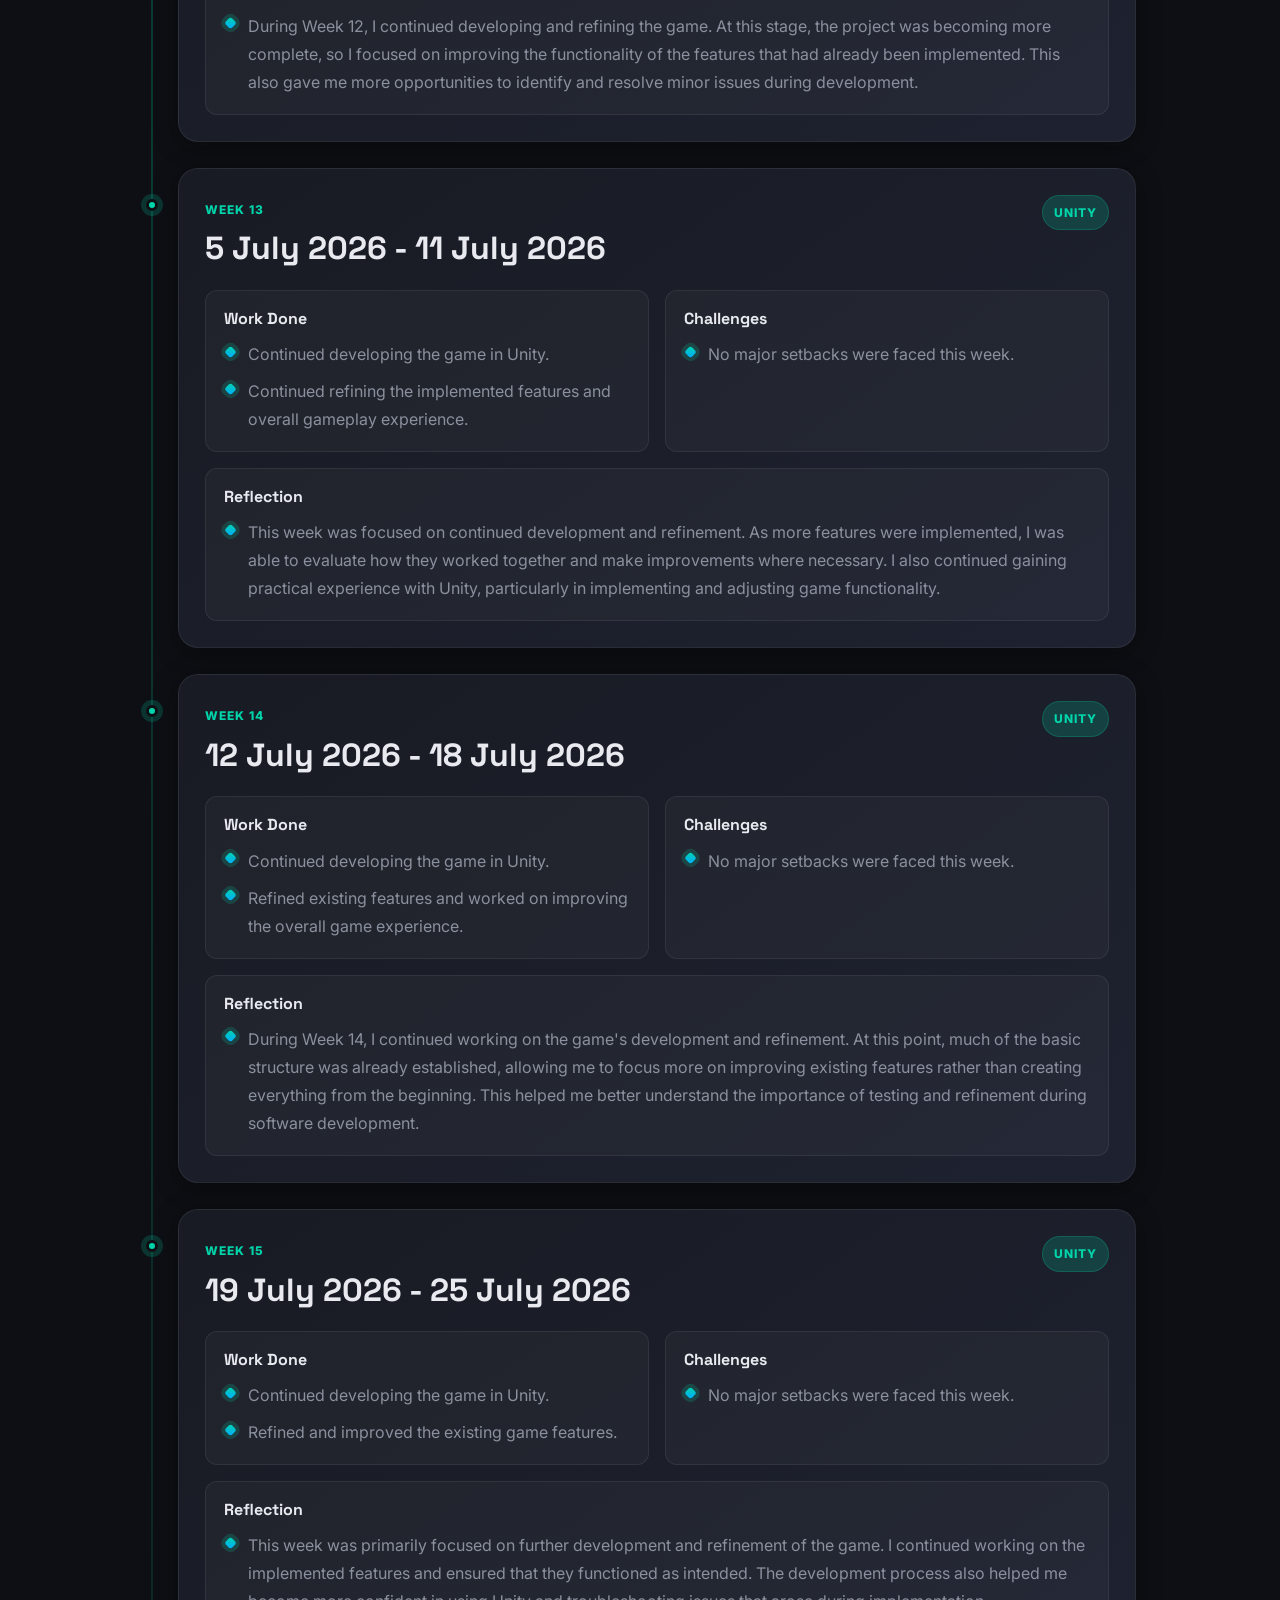
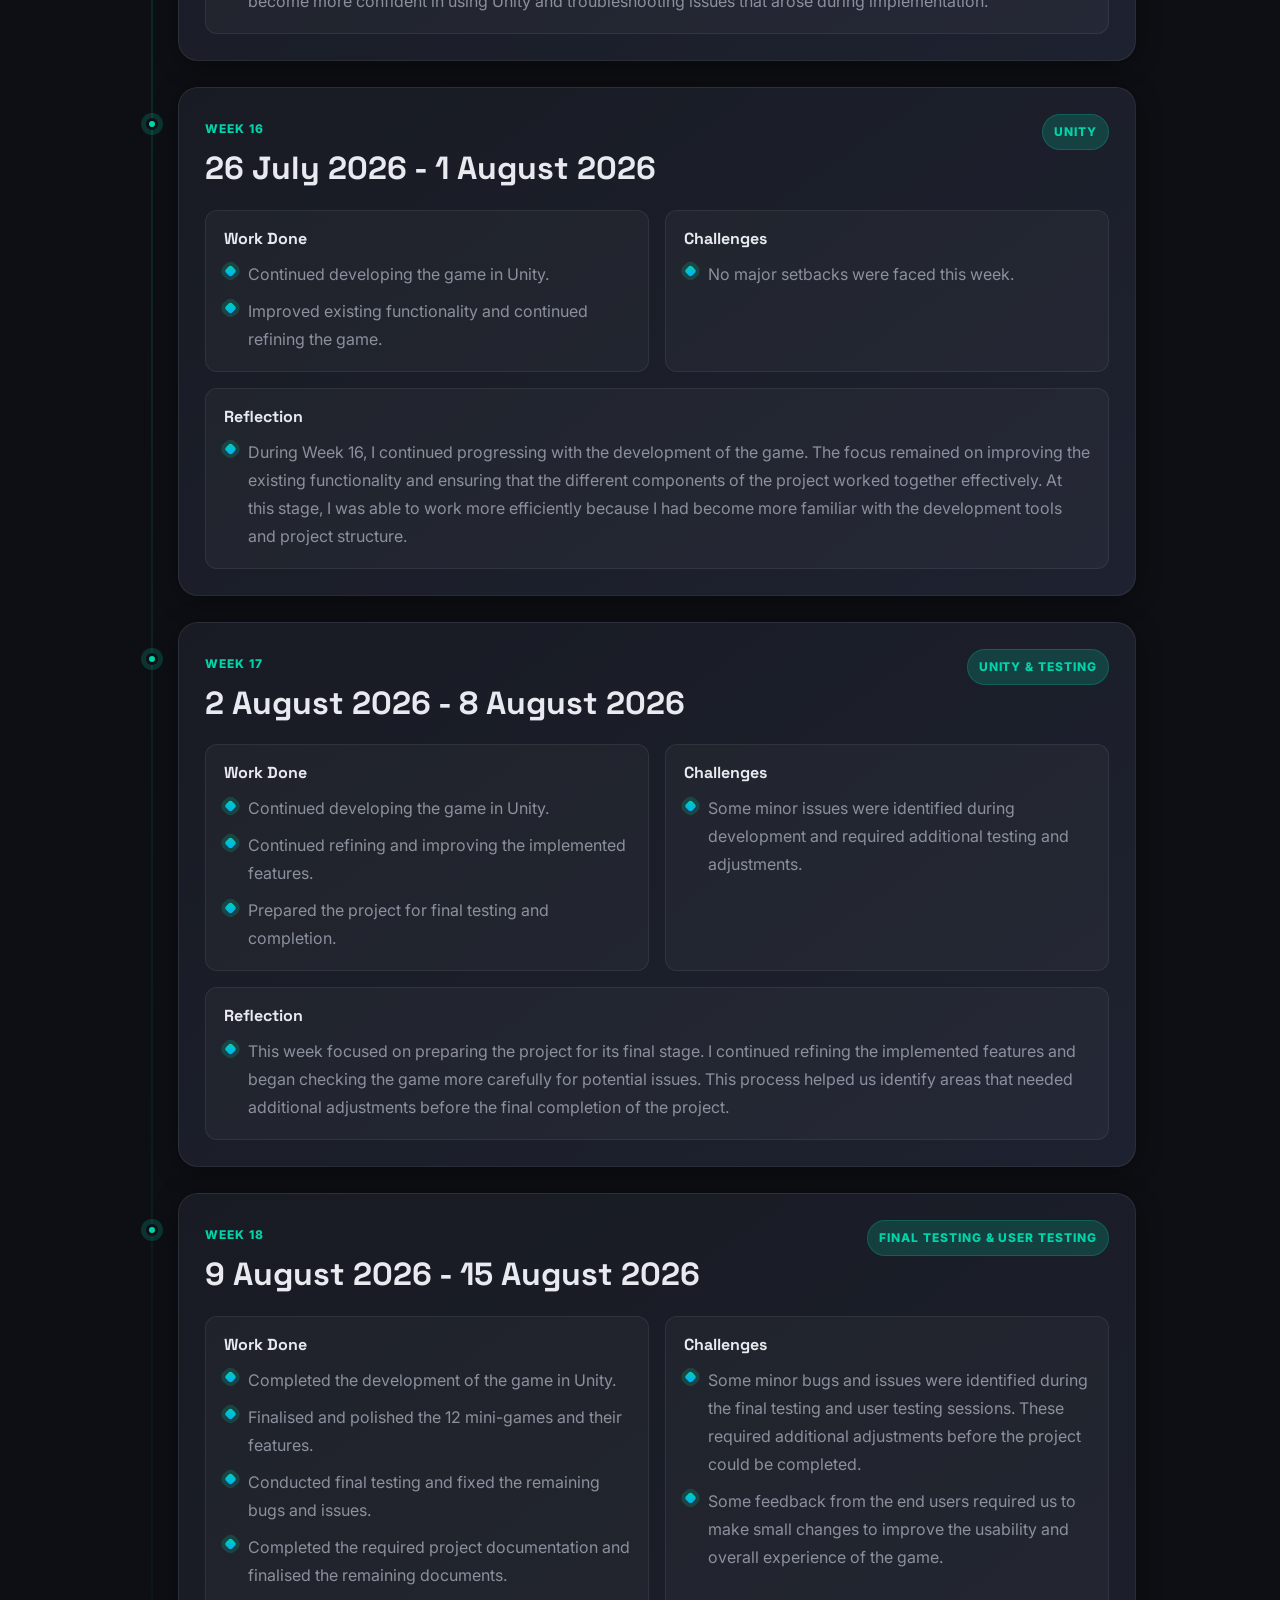
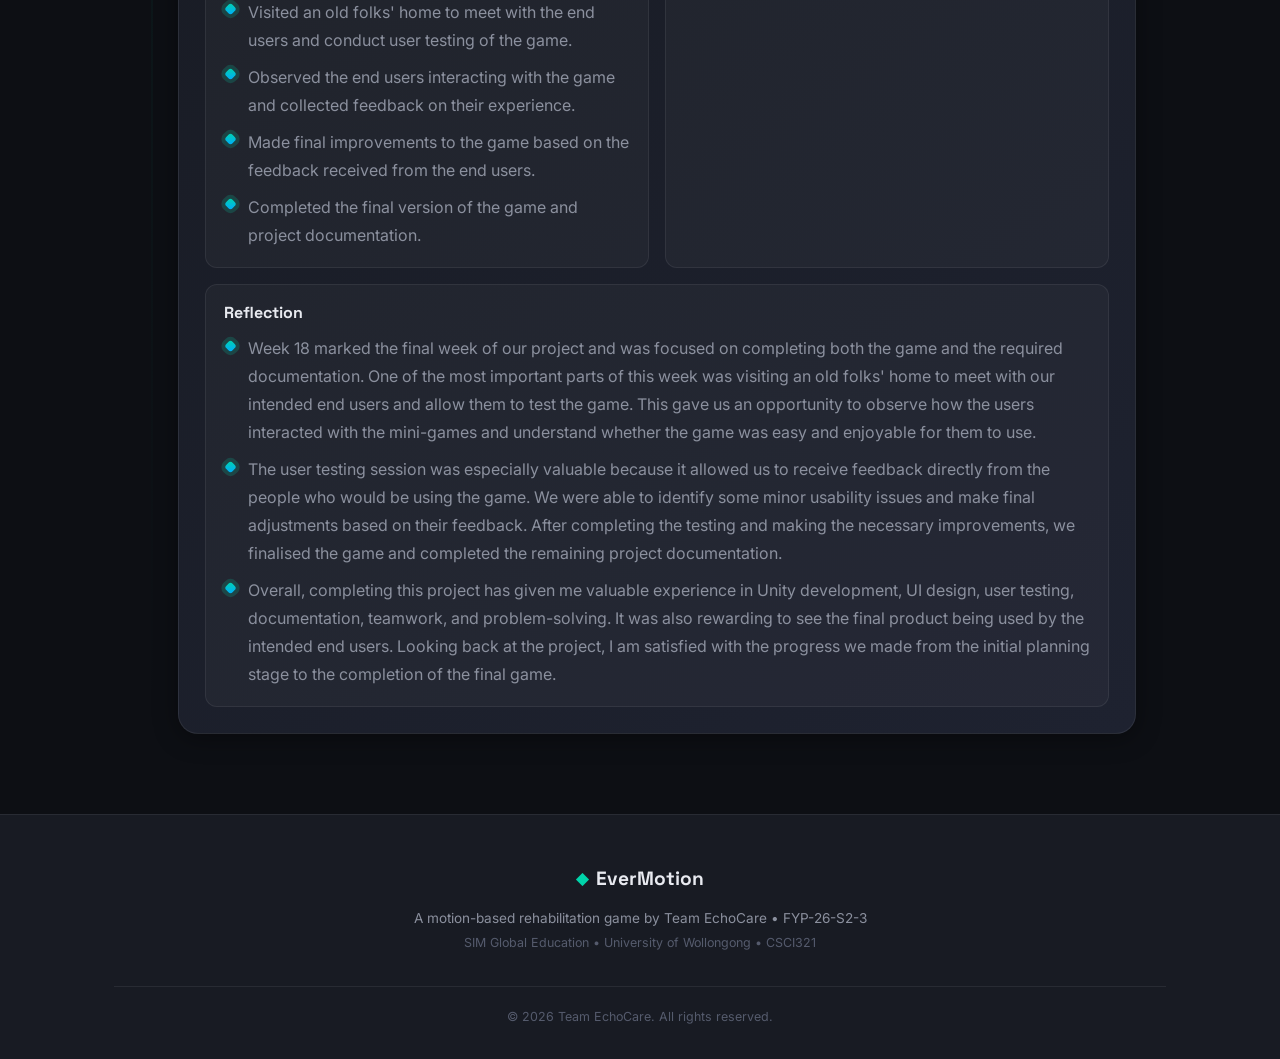
<file: FYP-ProjectWebsite/diary/joshuaDiary.html>
<!DOCTYPE html>
<html lang="en">
<head>
  <meta charset="UTF-8" />
  <meta name="viewport" content="width=device-width, initial-scale=1.0" />
  <title>Joshua's Reflective Diary</title>
  <link rel="stylesheet" href="../css/styles.css" />
  <link rel="preconnect" href="https://fonts.googleapis.com" />
  <link rel="preconnect" href="https://fonts.gstatic.com" crossorigin />
  <link href="https://fonts.googleapis.com/css2?family=Inter:wght@300;400;500;600;700;800&family=Space+Grotesk:wght@400;500;600;700&display=swap" rel="stylesheet" />
</head>
<body>


  <!-- ===== NAVBAR ===== -->
  <nav class="navbar" id="navbar">
    <div class="nav-container">
      <a href="../index.html" class="nav-logo">
        <span class="logo-icon">&#9670;</span>
        EverMotion
      </a>
      <div class="nav-actions">
        <button class="theme-toggle" id="themeToggle" type="button" aria-label="Switch to light theme">
          <span class="theme-toggle-icon" aria-hidden="true">&#9788;</span>
          <span class="theme-toggle-label">Light</span>
        </button>
        <button class="nav-toggle" id="navToggle" aria-label="Toggle navigation">
          <span></span><span></span><span></span>
        </button>
        <ul class="nav-links" id="navLinks">
          <li class="mega-item">
            <button class="mega-trigger" type="button" aria-haspopup="true" aria-expanded="false">
              Project <span class="mega-caret" aria-hidden="true">&#9662;</span>
            </button>
            <div class="mega-menu" role="menu" aria-label="Project navigation">
              <a href="../index.html#about" role="menuitem">About</a>
              <a href="../index.html#features" role="menuitem">Features</a>
              <a href="../index.html#tech" role="menuitem">Tech Stack</a>
              <a href="../index.html#progress" role="menuitem">Progress</a>
              <a href="../document.html" role="menuitem">Administrative Documents</a>
              <a href="../document.html#reflectDiaries" role="menuitem">Reflection Diaries</a>
              <a href="../index.html#team" role="menuitem">Team</a>
              <a href="../index.html#media" role="menuitem">Media</a>
            </div>
          </li>
          <li><a class="nav-link" href="../index.html#games">Game</a></li>
          <li><a class="nav-link" href="../index.html#contact">Contact</a></li>
        </ul>
      </div>
    </div>
  </nav>
<main class="page-offset diary-page">
    <div class="diary-toolbar">
      <a class="diary-back-link" href="../document.html#reflectDiaries"><span aria-hidden="true">&larr;</span> Reflection Diaries</a>
    </div>
    <nav class="diary-switcher" aria-label="Team reflection diaries">
      <span class="diary-switcher-label">Team Diaries</span>
      <div class="diary-switcher-links">
        <a href="GavinDiary.html">Gavin</a>
        <a href="ccDiary.html">Channelle</a>
        <a href="ZXDiary.html">Zheng Xiao</a>
        <a href="jsDiary.html">Jia Sheng</a>
        <a class="active" href="joshuaDiary.html" aria-current="page">Joshua</a>
        <a href="JHDiary.html">Jun Hui</a>
      </div>
    </nav>

    <section class="diary-hero">
      <span class="section-kicker">Reflective Diary</span>
      <h1>Joshua's Reflection Journal</h1>
    </section>

    <section class="diary-timeline" aria-label="Joshua weekly reflections">
      <article class="diary-week">
        <header class="diary-week-header">
          <div>
            <span class="diary-week-label">Week 1</span>
            <h2>12 April 2026 - 18 April 2026</h2>
          </div>
          <span class="diary-week-tag">Proposal Research</span>
        </header>

        <div class="diary-section-grid">
          <section class="diary-block">
            <h3>Work Done</h3>
            <ul>
              <li>Worked with the team to find an old folks home to visit for project research.</li>
              <li>Started working on the project proposal.</li>
            </ul>
          </section>

          <section class="diary-block">
            <h3>Completion Status</h3>
            <ul>
              <li>Old folks home research: 50% completed.</li>
              <li>Project proposal: 20% completed.</li>
            </ul>
          </section>

          <section class="diary-block">
            <h3>Challenges</h3>
            <ul>
              <li>The team tried to visit an old folks home or office at SIM Block A, Level 4, but was not allowed to visit when they arrived.</li>
              <li>No major obstacle was encountered for the project proposal task.</li>
            </ul>
          </section>

          <section class="diary-block">
            <h3>Solutions</h3>
            <ul>
              <li>Gavin is trying to find another old folks home or rehabilitation centre for the team to visit later.</li>
              <li>No solution was needed for the proposal task because no obstacle was encountered.</li>
            </ul>
          </section>
        </div>
      </article>

      <article class="diary-week">
        <header class="diary-week-header">
          <div>
            <span class="diary-week-label">Week 2</span>
            <h2>19 April 2026 - 25 April 2026</h2>
          </div>
          <span class="diary-week-tag">Website Start</span>
        </header>

        <div class="diary-section-grid">
          <section class="diary-block">
            <h3>Work Done</h3>
            <ul>
              <li>Decided with the team to visit Foo Hai Rehabilitation Centre once after the product is completed.</li>
              <li>Continued updating the project proposal.</li>
              <li>Started working on the project website, especially the front-end section.</li>
            </ul>
          </section>

          <section class="diary-block">
            <h3>Completion Status</h3>
            <ul>
              <li>Rehabilitation centre visit plan: 100% completed.</li>
              <li>Project proposal update: 80% completed.</li>
              <li>Website front-end work: 80% completed.</li>
            </ul>
          </section>

          <section class="diary-block diary-block-wide">
            <h3>Challenges</h3>
            <ul>
              <li>No major obstacles were encountered for the rehabilitation centre plan.</li>
              <li>No major obstacles were encountered while updating the project proposal.</li>
              <li>No major obstacles were encountered while starting the website front end.</li>
            </ul>
          </section>
        </div>
      </article>

      <article class="diary-week">
        <header class="diary-week-header">
          <div>
            <span class="diary-week-label">Week 3</span>
            <h2>26 April 2026 - 02 May 2026</h2>
          </div>
          <span class="diary-week-tag">User Stories</span>
        </header>

        <div class="diary-section-grid">
          <section class="diary-block">
            <h3>Work Done</h3>
            <ul>
              <li>Continued updating the project proposal.</li>
              <li>Started working on user stories and other diagrams with the team.</li>
            </ul>
          </section>

          <section class="diary-block">
            <h3>Completion Status</h3>
            <ul>
              <li>Project proposal update: 85% completed.</li>
              <li>User stories and diagrams: 90% completed.</li>
            </ul>
          </section>

          <section class="diary-block diary-block-wide">
            <h3>Challenges</h3>
            <ul>
              <li>No major obstacles were encountered while updating the project proposal.</li>
              <li>No major obstacles were encountered while working on user stories and diagrams.</li>
            </ul>
          </section>
        </div>
      </article>

            <article class="diary-week">
        <header class="diary-week-header">
          <div>
            <span class="diary-week-label">Week 4</span>
            <h2>03 May 2026 - 09 May 2026</h2>
          </div>
          <span class="diary-week-tag">UI Design</span>
        </header>

        <div class="diary-section-grid">
          <section class="diary-block">
            <h3>Work Done</h3>
            <ul>
              <li>Finished our PRD for our submission including the user stories and other diagrams</li>
              <li>Started designing UI for our game</li>
            </ul>
          </section>

          <section class="diary-block diary-block-wide">
            <h3>Challenges</h3>
            <ul>
              <li>No major obstacles were encountered while working on the PRD</li>
              <li>No major obstacles were encountered while working on the UI design</li>
            </ul>
          </section>
        </div>
      </article>

                  <article class="diary-week">
        <header class="diary-week-header">
          <div>
            <span class="diary-week-label">Week 5</span>
            <h2>10 May 2026 - 16 May 2026</h2>
          </div>
          <span class="diary-week-tag">UI Design</span>
        </header>

        <div class="diary-section-grid">
          <section class="diary-block">
            <h3>Work Done</h3>
            <ul>
              <li>Started on URS document to update more user stories</li>
              <li>Started doing the tasks that required for assessment 1 submission 2</li>
              <li>Learn unity to make the game</li>
              <li>Continue designing the UI for our game</li>              
            </ul>
          </section>

          <section class="diary-block diary-block-wide">
            <h3>Challenges</h3>
            <ul>
              <li>No major obstacles were encountered while working on URS document</li>
              <li>No major obstacles were encountered while learning Unity to make the game</li>
              <li>No major obstacles were encountered while working on the UI design</li>

            </ul>
          </section>
        </div>
      </article>

      <article class="diary-week">
        <header class="diary-week-header">
          <div>
            <span class="diary-week-label">Week 6</span>
            <h2>17 May 2026 - 23 May 2026</h2>
          </div>
          <span class="diary-week-tag">URS &amp; Unity</span>
        </header>

        <div class="diary-section-grid">
          <section class="diary-block">
            <h3>Work Done</h3>
            <ul>
              <li>Continued working on the URS document and submission 2.</li>
              <li>The UI design for the game is mostly finished.</li>
              <li>Continued developing the game in Unity.</li>
            </ul>
          </section>

          <section class="diary-block">
            <h3>Challenges</h3>
            <ul>
              <li>No major setbacks were faced this week.</li>
            </ul>
          </section>

          <section class="diary-block diary-block-wide">
            <h3>Reflection</h3>
            <ul>
              <li>In the sixth week, we continued to work on submission 2 and the URS, the UI design is mostly finished, and we continued to develop the game in Unity.</li>
            </ul>
          </section>
        </div>
      </article>

      <article class="diary-week">
        <header class="diary-week-header">
          <div>
            <span class="diary-week-label">Week 7</span>
            <h2>24 May 2026 - 30 May 2026</h2>
          </div>
          <span class="diary-week-tag">URS &amp; Unity</span>
        </header>

        <div class="diary-section-grid">
          <section class="diary-block">
            <h3>Work Done</h3>
            <ul>
              <li>Continued working on the URS document and submission 2.</li>
              <li>Continued developing the game in Unity.</li>
            </ul>
          </section>

          <section class="diary-block">
            <h3>Challenges</h3>
            <ul>
              <li>No major setbacks were faced this week.</li>
            </ul>
          </section>

          <section class="diary-block diary-block-wide">
            <h3>Reflection</h3>
            <ul>
              <li>In the seventh week, we continued to work on submission 2 and the URS while continuing to develop the game in Unity.</li>
            </ul>
          </section>
        </div>
      </article>

      <article class="diary-week">
        <header class="diary-week-header">
          <div>
            <span class="diary-week-label">Week 8</span>
            <h2>31 May 2026 - 6 June 2026</h2>
          </div>
          <span class="diary-week-tag">Documents &amp; Unity</span>
        </header>

        <div class="diary-section-grid">
          <section class="diary-block">
            <h3>Work Done</h3>
            <ul>
              <li>Continued to do the documents needed for submission 2</li>
              <li>Continued to develop the game in unity</li>
            </ul>
          </section>

          <section class="diary-block">
            <h3>Challenges</h3>
            <ul>
              <li>No major setbacks were faced this week.</li>
            </ul>
          </section>

          <section class="diary-block diary-block-wide">
            <h3>Reflection</h3>
            <ul>
              <li>In the eighth week we continued to do the documents for submission 2 and developed the game in unity.</li>
            </ul>
          </section>
        </div>
      </article>

        <article class="diary-week">
        <header class="diary-week-header">
          <div>
            <span class="diary-week-label">Week 9</span>
            <h2>7 June 2026 - 13 June 2026</h2>
          </div>
          <span class="diary-week-tag">URS &amp; Unity</span>
        </header>

        <div class="diary-section-grid">
          <section class="diary-block">
            <h3>Work Done</h3>
            <ul>
              <li>Finished documents for submission 2</li>
              <li>Do the midway project presentation</li>
              <li>Continue to develop the game in unity</li>              
            </ul>
          </section>

          <section class="diary-block">
            <h3>Challenges</h3>
            <ul>
              <li>No major setbacks were faced this week.</li>
            </ul>
          </section>

          <section class="diary-block diary-block-wide">
            <h3>Reflection</h3>
            <ul>
              <li>In the ninth week we finished our documents for submission 2, did our midway presentation and continued to develop the game in unity.</li>
            </ul>
          </section>
        </div>
      </article>

        <article class="diary-week">
        <header class="diary-week-header">
          <div>
            <span class="diary-week-label">Week 10</span>
            <h2>14 June 2026 - 20 June 2026</h2>
          </div>
          <span class="diary-week-tag">Unity</span>
        </header>

        <div class="diary-section-grid">
          <section class="diary-block">
            <h3>Work Done</h3>
            <ul>
              <li>Continue to develop the game in unity</li>              
            </ul>
          </section>

          <section class="diary-block">
            <h3>Challenges</h3>
            <ul>
              <li>No major setbacks were faced this week.</li>
            </ul>
          </section>

          <section class="diary-block diary-block-wide">
            <h3>Reflection</h3>
            <ul>
              <li>In the tenth week, we continued to develop the game in unity</li>
            </ul>
          </section>
        </div>
      </article>

        <article class="diary-week">
        <header class="diary-week-header">
          <div>
            <span class="diary-week-label">Week 11</span>
            <h2>21 June 2026 - 27 June 2026</h2>
          </div>
          <span class="diary-week-tag">Unity</span>
        </header>

        <div class="diary-section-grid">
          <section class="diary-block">
            <h3>Work Done</h3>
            <ul>
              <li>Continued developing the game in Unity.</li>
              <li>Worked on improving and refining existing game features.</li>
            </ul>
          </section>

          <section class="diary-block">
            <h3>Challenges</h3>
            <ul>
              <li>No major setbacks were faced this week.</li>
            </ul>
          </section>

          <section class="diary-block diary-block-wide">
            <h3>Reflection</h3>
            <ul>
              <li>This week, I continued working on the development of the game in Unity. The focus was mainly on improving the existing features and making sure that the different parts of the game worked together properly. As development progressed, I became more familiar with Unity and was able to work more independently on the project.</li>
            </ul>
          </section>
        </div>
      </article>

        <article class="diary-week">
        <header class="diary-week-header">
          <div>
            <span class="diary-week-label">Week 12</span>
            <h2>28 June 2026 - 4 July 2026</h2>
          </div>
          <span class="diary-week-tag">Unity</span>
        </header>

        <div class="diary-section-grid">
          <section class="diary-block">
            <h3>Work Done</h3>
            <ul>
              <li>Continued developing the game in Unity.</li>
              <li>Improved existing game features and functionality.</li>
            </ul>
          </section>

          <section class="diary-block">
            <h3>Challenges</h3>
            <ul>
              <li>No major setbacks were faced this week.</li>
            </ul>
          </section>

          <section class="diary-block diary-block-wide">
            <h3>Reflection</h3>
            <ul>
              <li>During Week 12, I continued developing and refining the game. At this stage, the project was becoming more complete, so I focused on improving the functionality of the features that had already been implemented. This also gave me more opportunities to identify and resolve minor issues during development.</li>
            </ul>
          </section>
        </div>
      </article>

        <article class="diary-week">
        <header class="diary-week-header">
          <div>
            <span class="diary-week-label">Week 13</span>
            <h2>5 July 2026 - 11 July 2026</h2>
          </div>
          <span class="diary-week-tag">Unity</span>
        </header>

        <div class="diary-section-grid">
          <section class="diary-block">
            <h3>Work Done</h3>
            <ul>
              <li>Continued developing the game in Unity.</li>
              <li>Continued refining the implemented features and overall gameplay experience.</li>
            </ul>
          </section>

          <section class="diary-block">
            <h3>Challenges</h3>
            <ul>
              <li>No major setbacks were faced this week.</li>
            </ul>
          </section>

          <section class="diary-block diary-block-wide">
            <h3>Reflection</h3>
            <ul>
              <li>This week was focused on continued development and refinement. As more features were implemented, I was able to evaluate how they worked together and make improvements where necessary. I also continued gaining practical experience with Unity, particularly in implementing and adjusting game functionality.</li>
            </ul>
          </section>
        </div>
      </article>

        <article class="diary-week">
        <header class="diary-week-header">
          <div>
            <span class="diary-week-label">Week 14</span>
            <h2>12 July 2026 - 18 July 2026</h2>
          </div>
          <span class="diary-week-tag">Unity</span>
        </header>

        <div class="diary-section-grid">
          <section class="diary-block">
            <h3>Work Done</h3>
            <ul>
              <li>Continued developing the game in Unity.</li>
              <li>Refined existing features and worked on improving the overall game experience.</li>
            </ul>
          </section>

          <section class="diary-block">
            <h3>Challenges</h3>
            <ul>
              <li>No major setbacks were faced this week.</li>
            </ul>
          </section>

          <section class="diary-block diary-block-wide">
            <h3>Reflection</h3>
            <ul>
              <li>During Week 14, I continued working on the game's development and refinement. At this point, much of the basic structure was already established, allowing me to focus more on improving existing features rather than creating everything from the beginning. This helped me better understand the importance of testing and refinement during software development.</li>
            </ul>
          </section>
        </div>
      </article>

        <article class="diary-week">
        <header class="diary-week-header">
          <div>
            <span class="diary-week-label">Week 15</span>
            <h2>19 July 2026 - 25 July 2026</h2>
          </div>
          <span class="diary-week-tag">Unity</span>
        </header>

        <div class="diary-section-grid">
          <section class="diary-block">
            <h3>Work Done</h3>
            <ul>
              <li>Continued developing the game in Unity.</li>
              <li>Refined and improved the existing game features.</li>
            </ul>
          </section>

          <section class="diary-block">
            <h3>Challenges</h3>
            <ul>
              <li>No major setbacks were faced this week.</li>
            </ul>
          </section>

          <section class="diary-block diary-block-wide">
            <h3>Reflection</h3>
            <ul>
              <li>This week was primarily focused on further development and refinement of the game. I continued working on the implemented features and ensured that they functioned as intended. The development process also helped me become more confident in using Unity and troubleshooting issues that arose during implementation.</li>
            </ul>
          </section>
        </div>
      </article>

        <article class="diary-week">
        <header class="diary-week-header">
          <div>
            <span class="diary-week-label">Week 16</span>
            <h2>26 July 2026 - 1 August 2026</h2>
          </div>
          <span class="diary-week-tag">Unity</span>
        </header>

        <div class="diary-section-grid">
          <section class="diary-block">
            <h3>Work Done</h3>
            <ul>
              <li>Continued developing the game in Unity.</li>
              <li>Improved existing functionality and continued refining the game.</li>
            </ul>
          </section>

          <section class="diary-block">
            <h3>Challenges</h3>
            <ul>
              <li>No major setbacks were faced this week.</li>
            </ul>
          </section>

          <section class="diary-block diary-block-wide">
            <h3>Reflection</h3>
            <ul>
              <li>During Week 16, I continued progressing with the development of the game. The focus remained on improving the existing functionality and ensuring that the different components of the project worked together effectively. At this stage, I was able to work more efficiently because I had become more familiar with the development tools and project structure.</li>
            </ul>
          </section>
        </div>
      </article>

        <article class="diary-week">
        <header class="diary-week-header">
          <div>
            <span class="diary-week-label">Week 17</span>
            <h2>2 August 2026 - 8 August 2026</h2>
          </div>
          <span class="diary-week-tag">Unity &amp; Testing</span>
        </header>

        <div class="diary-section-grid">
          <section class="diary-block">
            <h3>Work Done</h3>
            <ul>
              <li>Continued developing the game in Unity.</li>
              <li>Continued refining and improving the implemented features.</li>
              <li>Prepared the project for final testing and completion.</li>
            </ul>
          </section>

          <section class="diary-block">
            <h3>Challenges</h3>
            <ul>
              <li>Some minor issues were identified during development and required additional testing and adjustments.</li>
            </ul>
          </section>

          <section class="diary-block diary-block-wide">
            <h3>Reflection</h3>
            <ul>
              <li>This week focused on preparing the project for its final stage. I continued refining the implemented features and began checking the game more carefully for potential issues. This process helped us identify areas that needed additional adjustments before the final completion of the project.</li>
            </ul>
          </section>
        </div>
      </article>

        <article class="diary-week">
        <header class="diary-week-header">
          <div>
            <span class="diary-week-label">Week 18</span>
            <h2>9 August 2026 - 15 August 2026</h2>
          </div>
          <span class="diary-week-tag">Final Testing &amp; User Testing</span>
        </header>

        <div class="diary-section-grid">
          <section class="diary-block">
            <h3>Work Done</h3>
            <ul>
              <li>Completed the development of the game in Unity.</li>
              <li>Finalised and polished the 12 mini-games and their features.</li>
              <li>Conducted final testing and fixed the remaining bugs and issues.</li>
              <li>Completed the required project documentation and finalised the remaining documents.</li>
              <li>Visited an old folks' home to meet with the end users and conduct user testing of the game.</li>
              <li>Observed the end users interacting with the game and collected feedback on their experience.</li>
              <li>Made final improvements to the game based on the feedback received from the end users.</li>
              <li>Completed the final version of the game and project documentation.</li>
            </ul>
          </section>

          <section class="diary-block">
            <h3>Challenges</h3>
            <ul>
              <li>Some minor bugs and issues were identified during the final testing and user testing sessions. These required additional adjustments before the project could be completed.</li>
              <li>Some feedback from the end users required us to make small changes to improve the usability and overall experience of the game.</li>
            </ul>
          </section>

          <section class="diary-block diary-block-wide">
            <h3>Reflection</h3>
            <ul>
              <li>Week 18 marked the final week of our project and was focused on completing both the game and the required documentation. One of the most important parts of this week was visiting an old folks' home to meet with our intended end users and allow them to test the game. This gave us an opportunity to observe how the users interacted with the mini-games and understand whether the game was easy and enjoyable for them to use.</li>
              <li>The user testing session was especially valuable because it allowed us to receive feedback directly from the people who would be using the game. We were able to identify some minor usability issues and make final adjustments based on their feedback. After completing the testing and making the necessary improvements, we finalised the game and completed the remaining project documentation.</li>
              <li>Overall, completing this project has given me valuable experience in Unity development, UI design, user testing, documentation, teamwork, and problem-solving. It was also rewarding to see the final product being used by the intended end users. Looking back at the project, I am satisfied with the progress we made from the initial planning stage to the completion of the final game.</li>
            </ul>
          </section>
        </div>
      </article>
    </section>

</main>

 <!-- ===== FOOTER ===== -->
  <footer class="footer">
    <div class="container">
      <div class="footer-top">
        <div class="footer-brand">
          <span class="logo-icon">&#9670;</span>
          <span>EverMotion</span>
        </div>
        <p>A motion-based rehabilitation game by Team EchoCare &bull; FYP-26-S2-3</p>
        <p class="footer-school">SIM Global Education &bull; University of Wollongong &bull; CSCI321</p>
      </div>
      <div class="footer-bottom">
        <p>&copy; 2026 Team EchoCare. All rights reserved.</p>
      </div>
    </div>
  </footer>
  <script src="../js/main.js"></script>
</body>
</html>
</file>
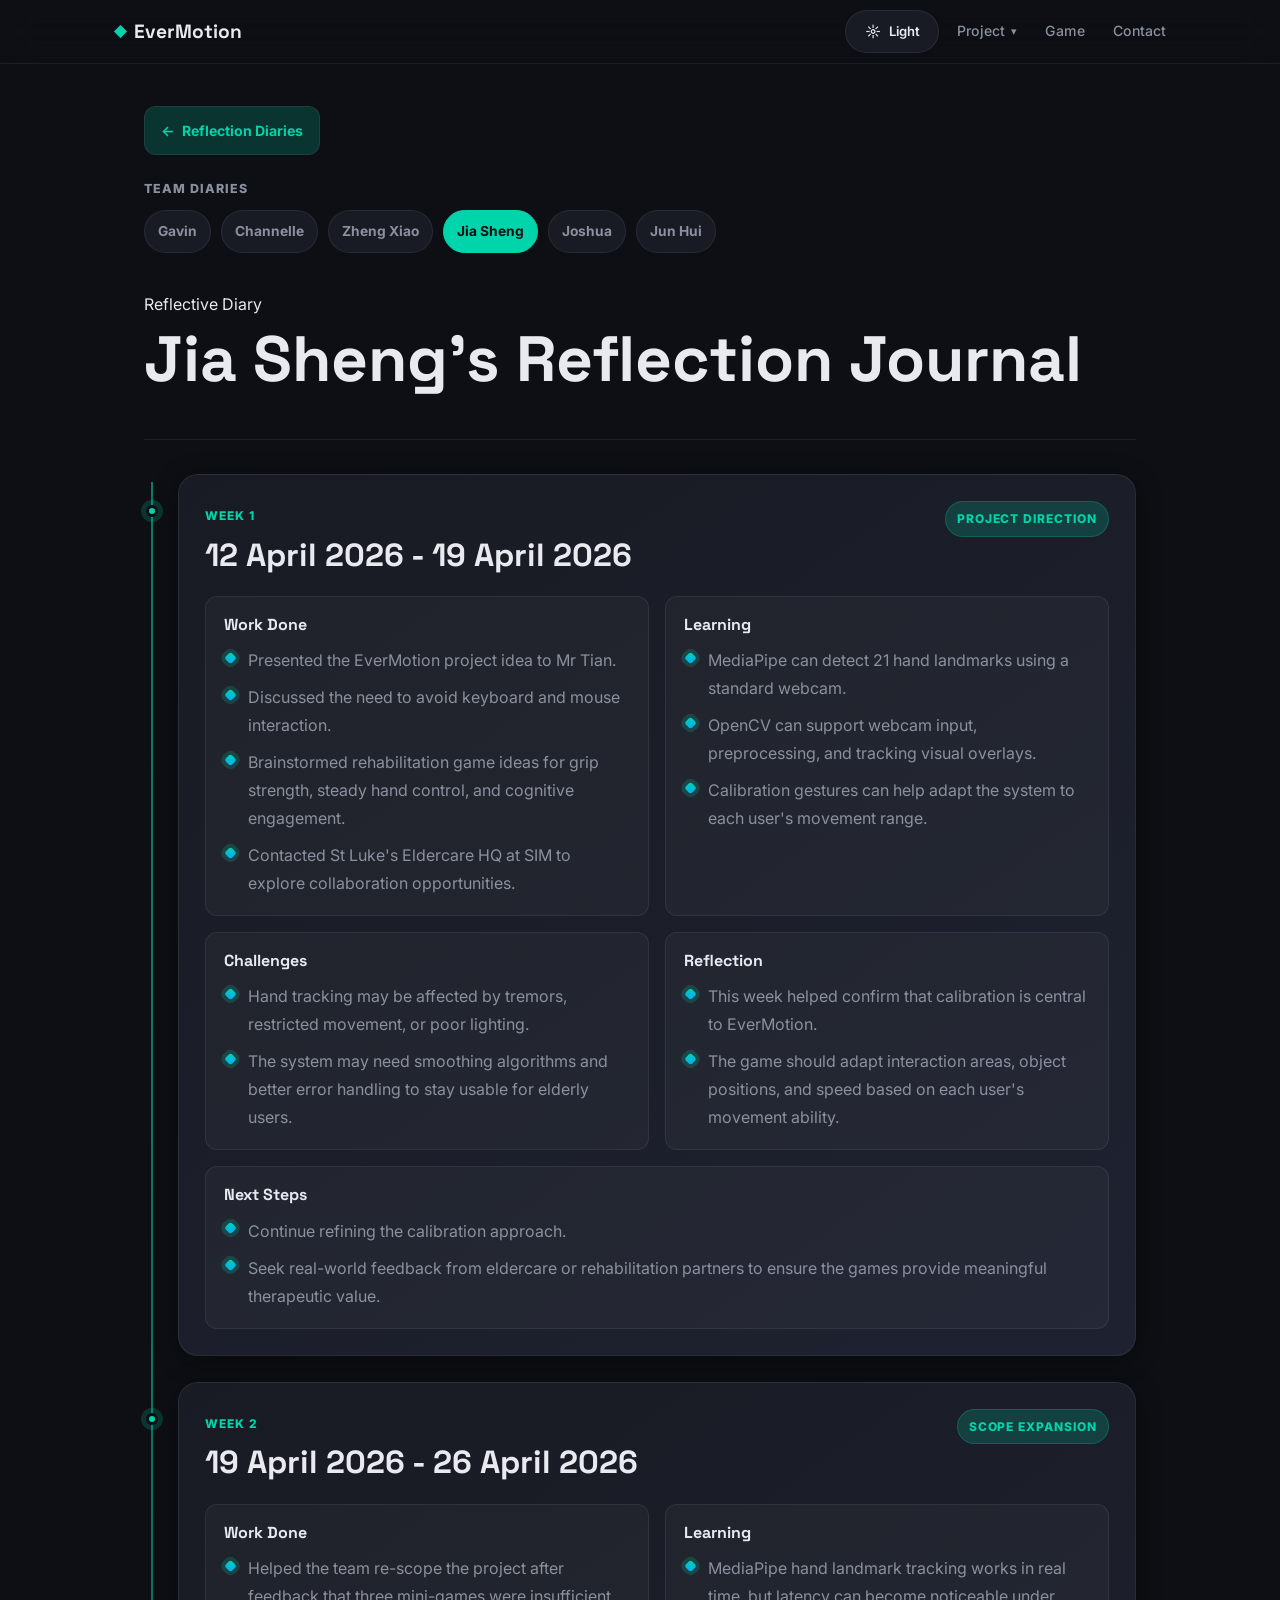
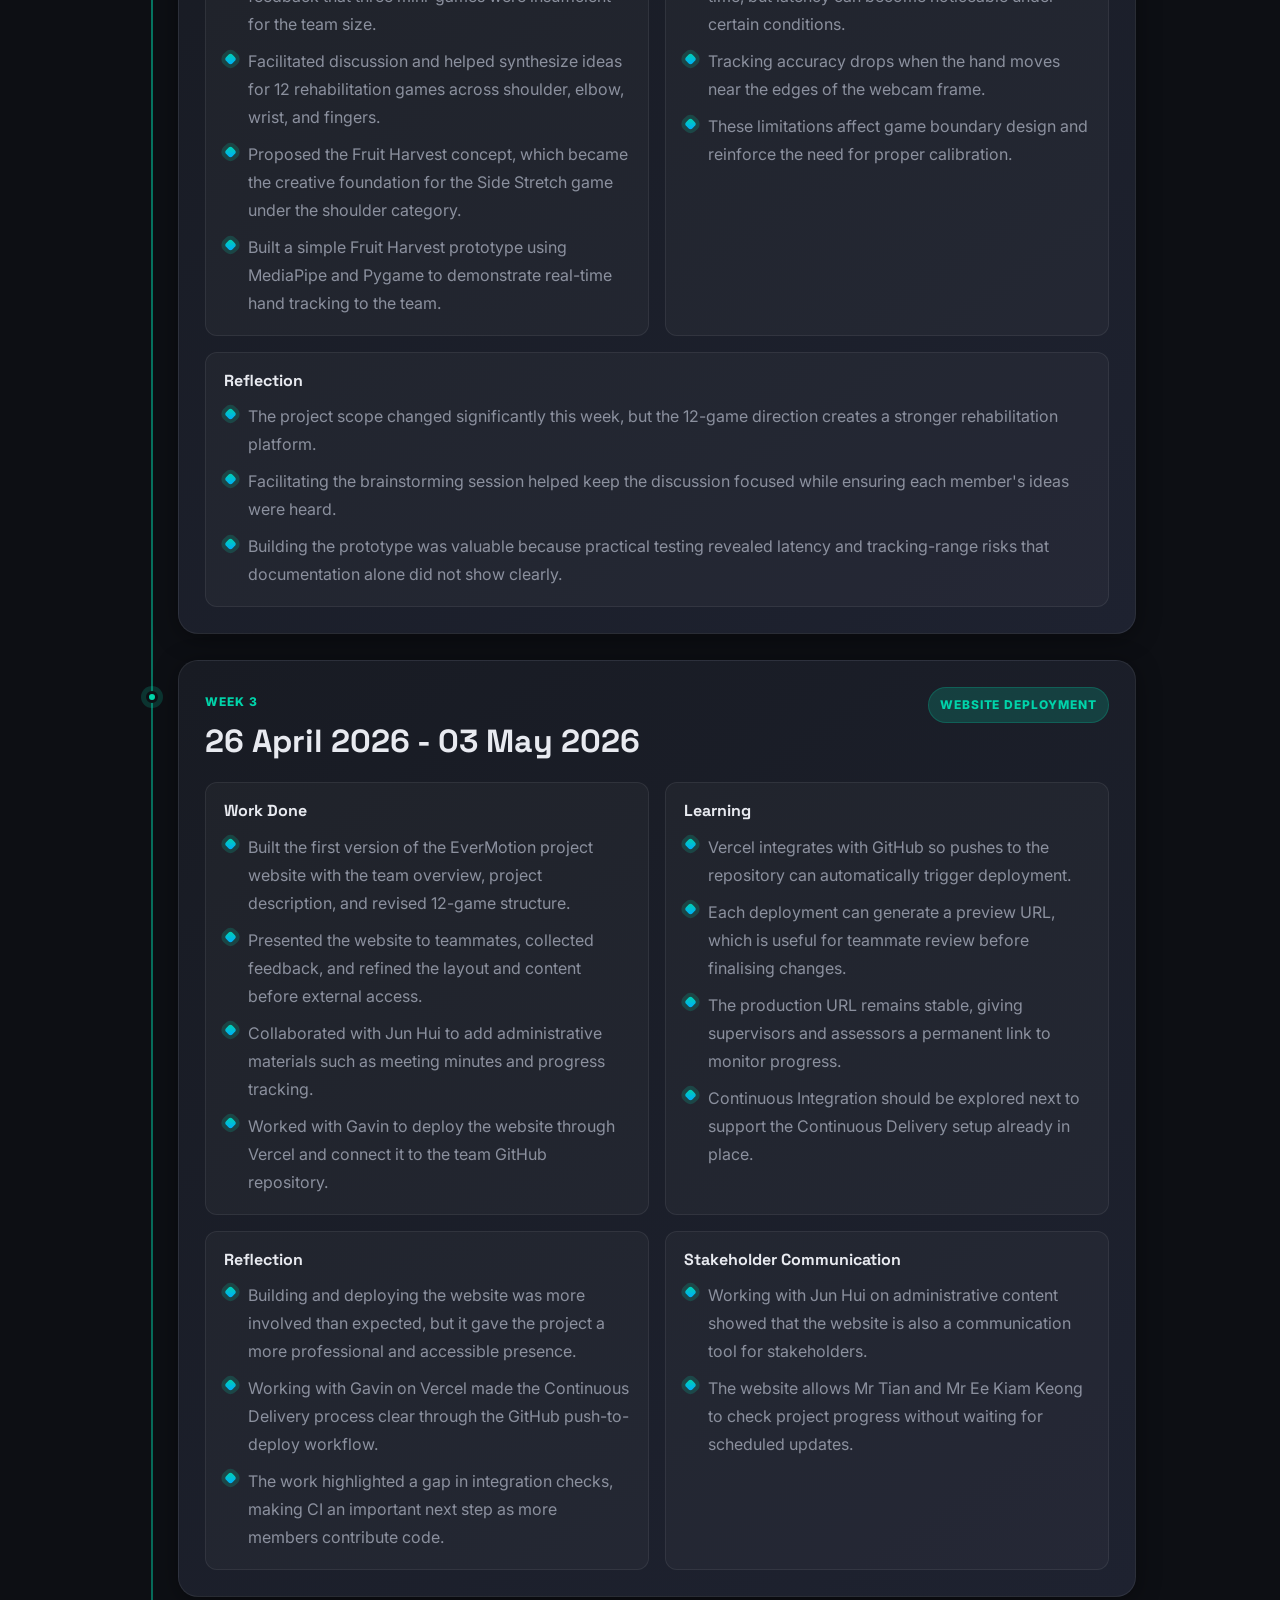
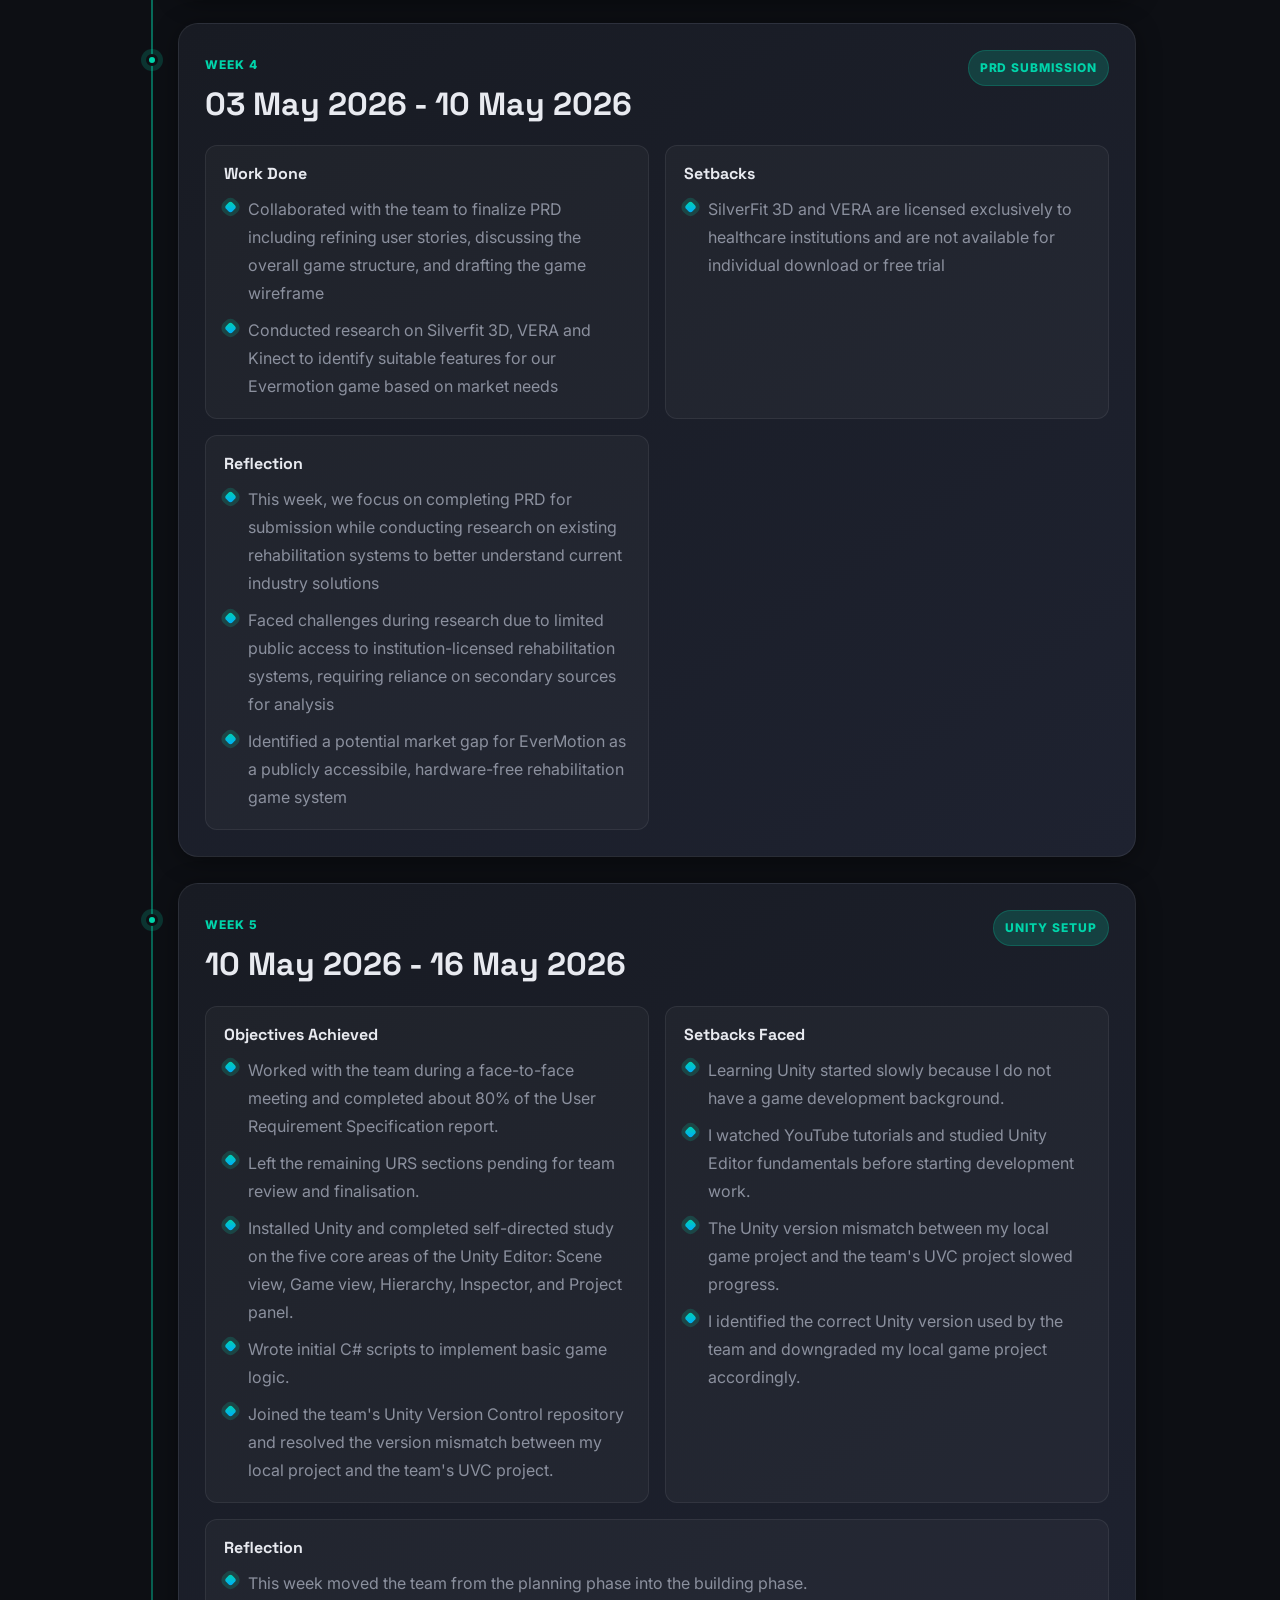
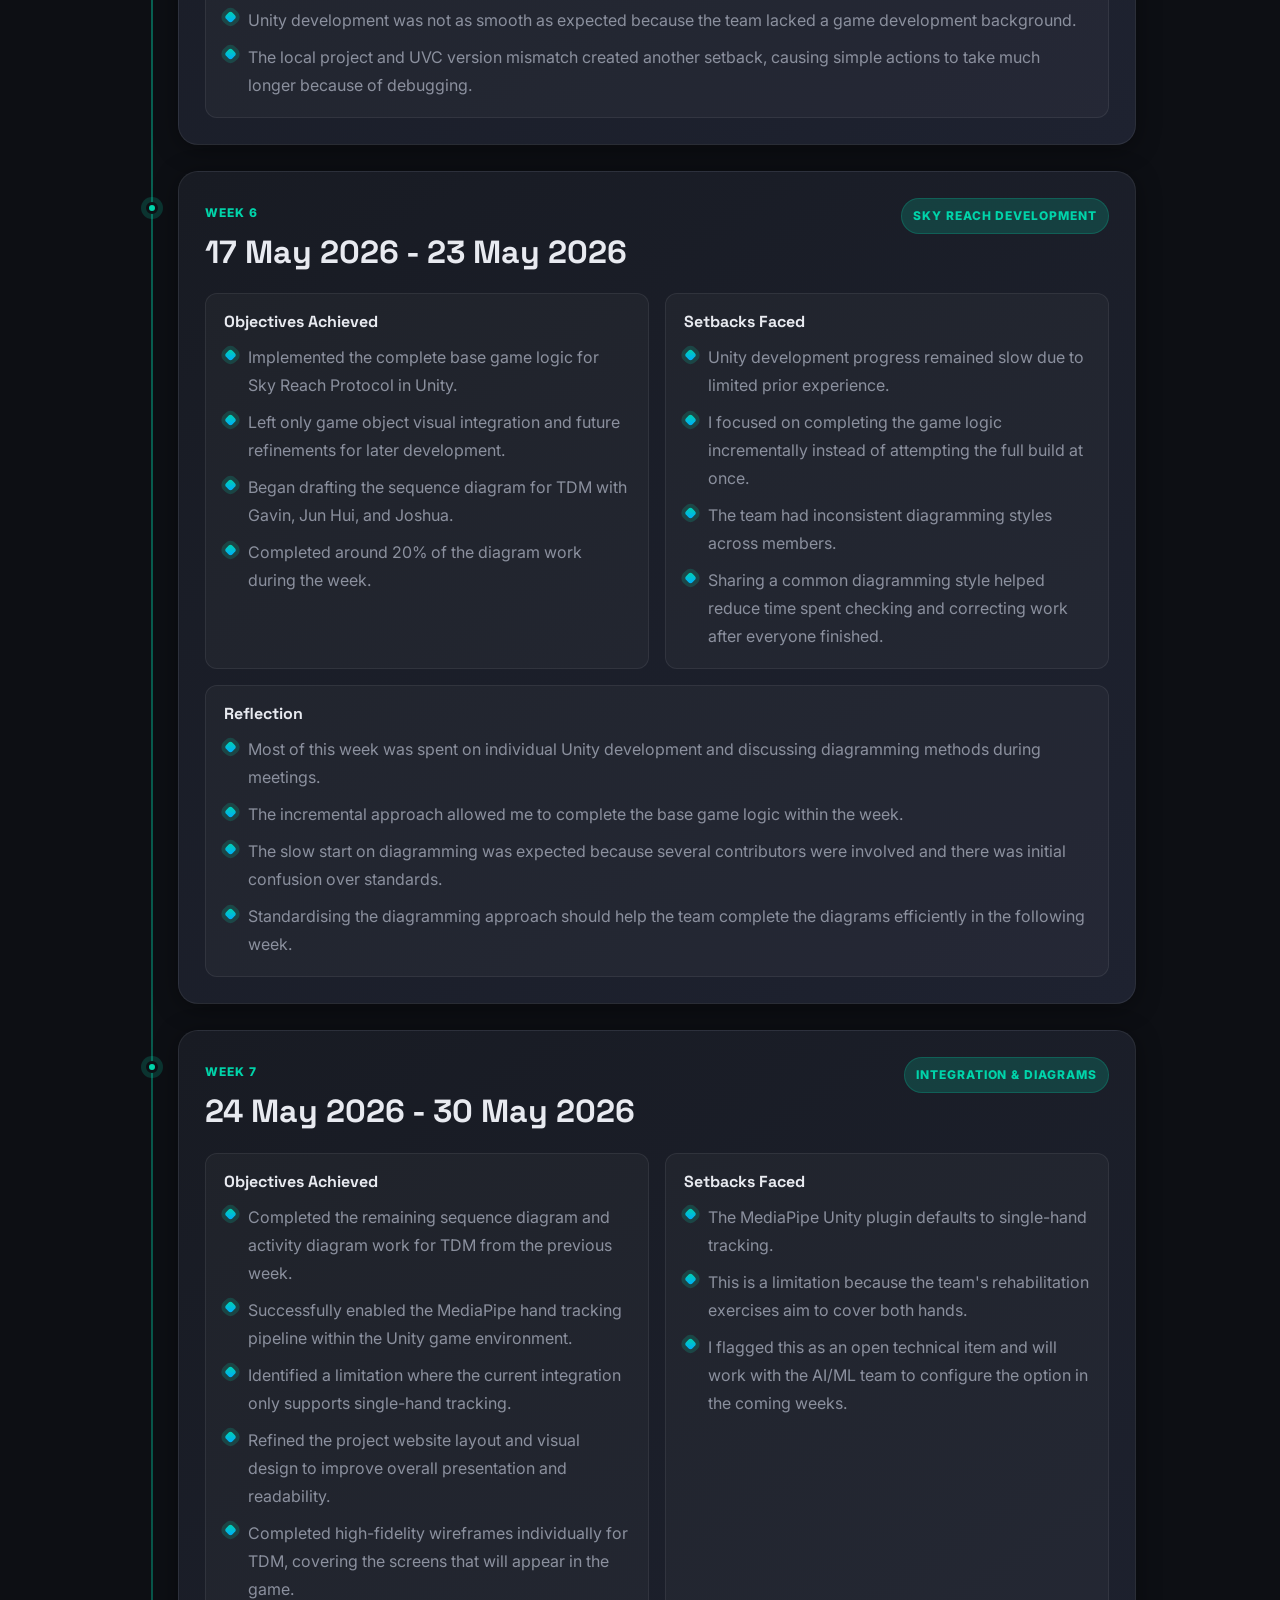
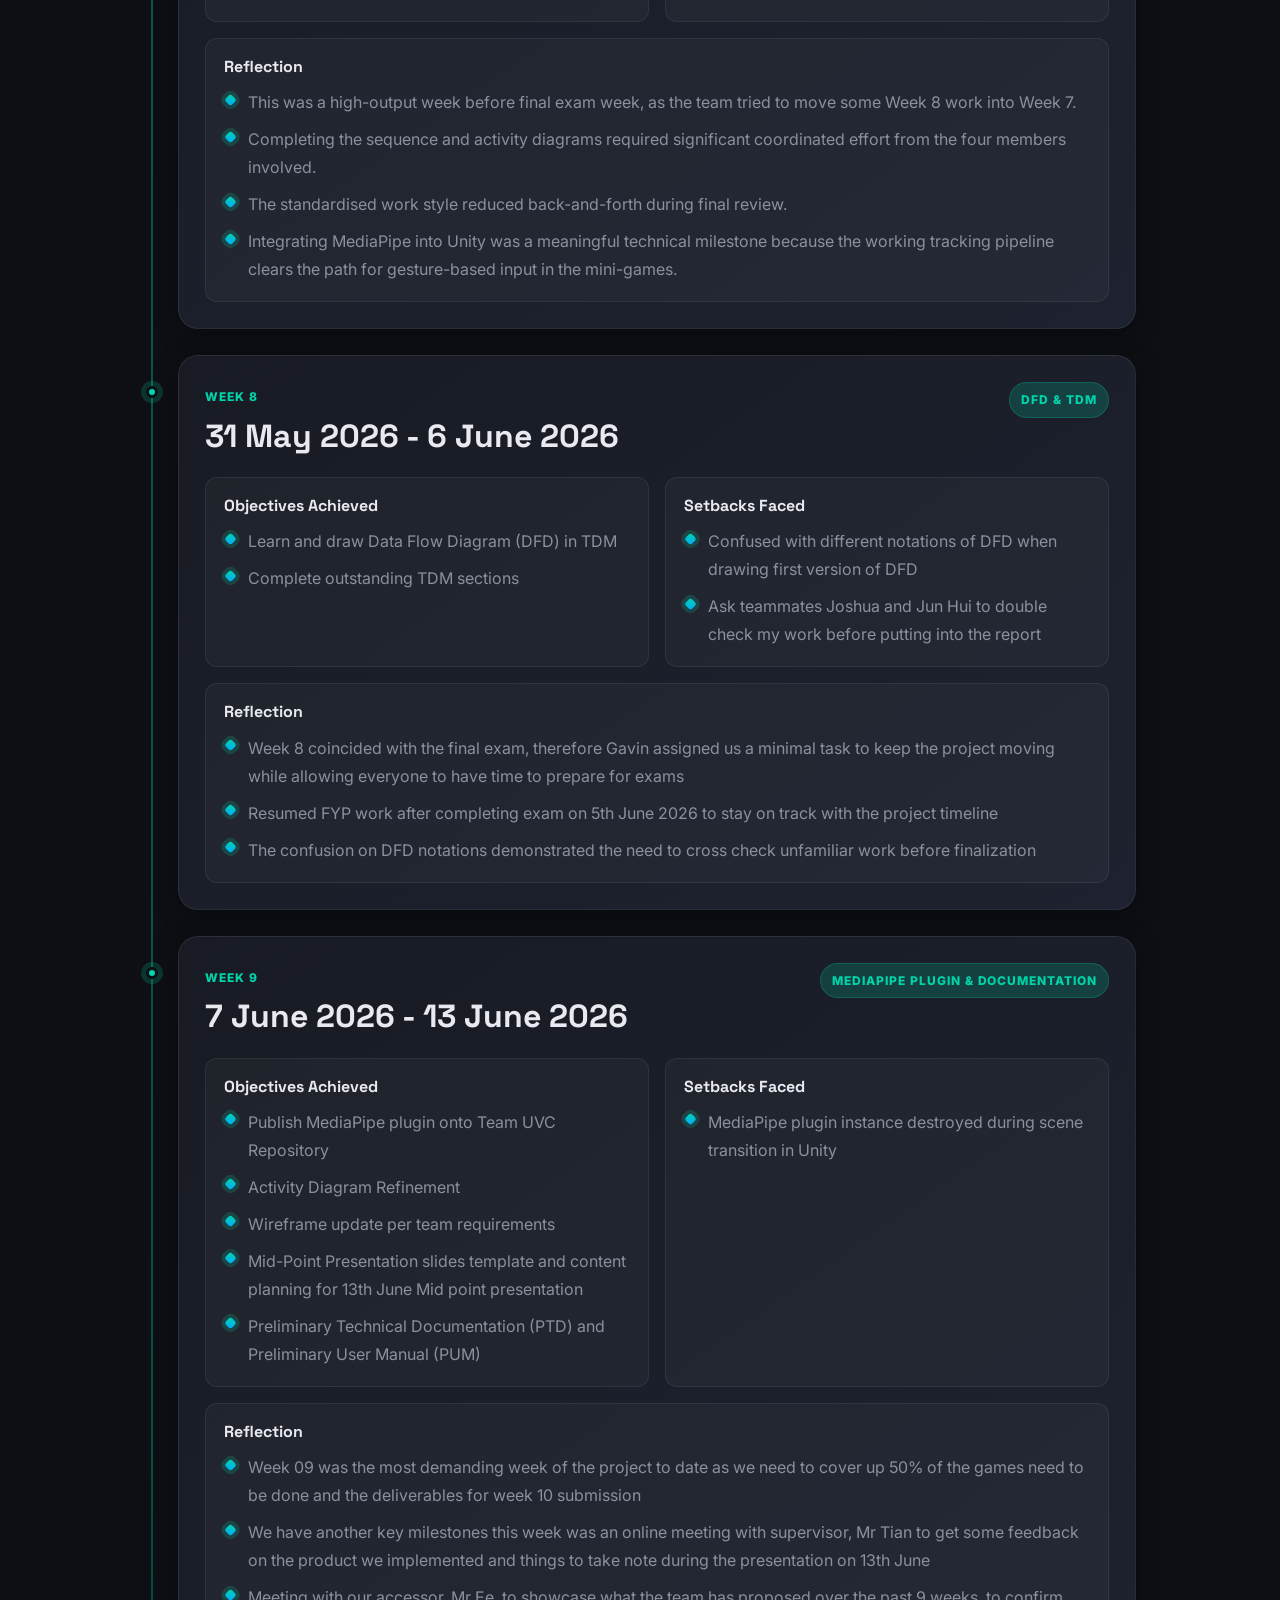
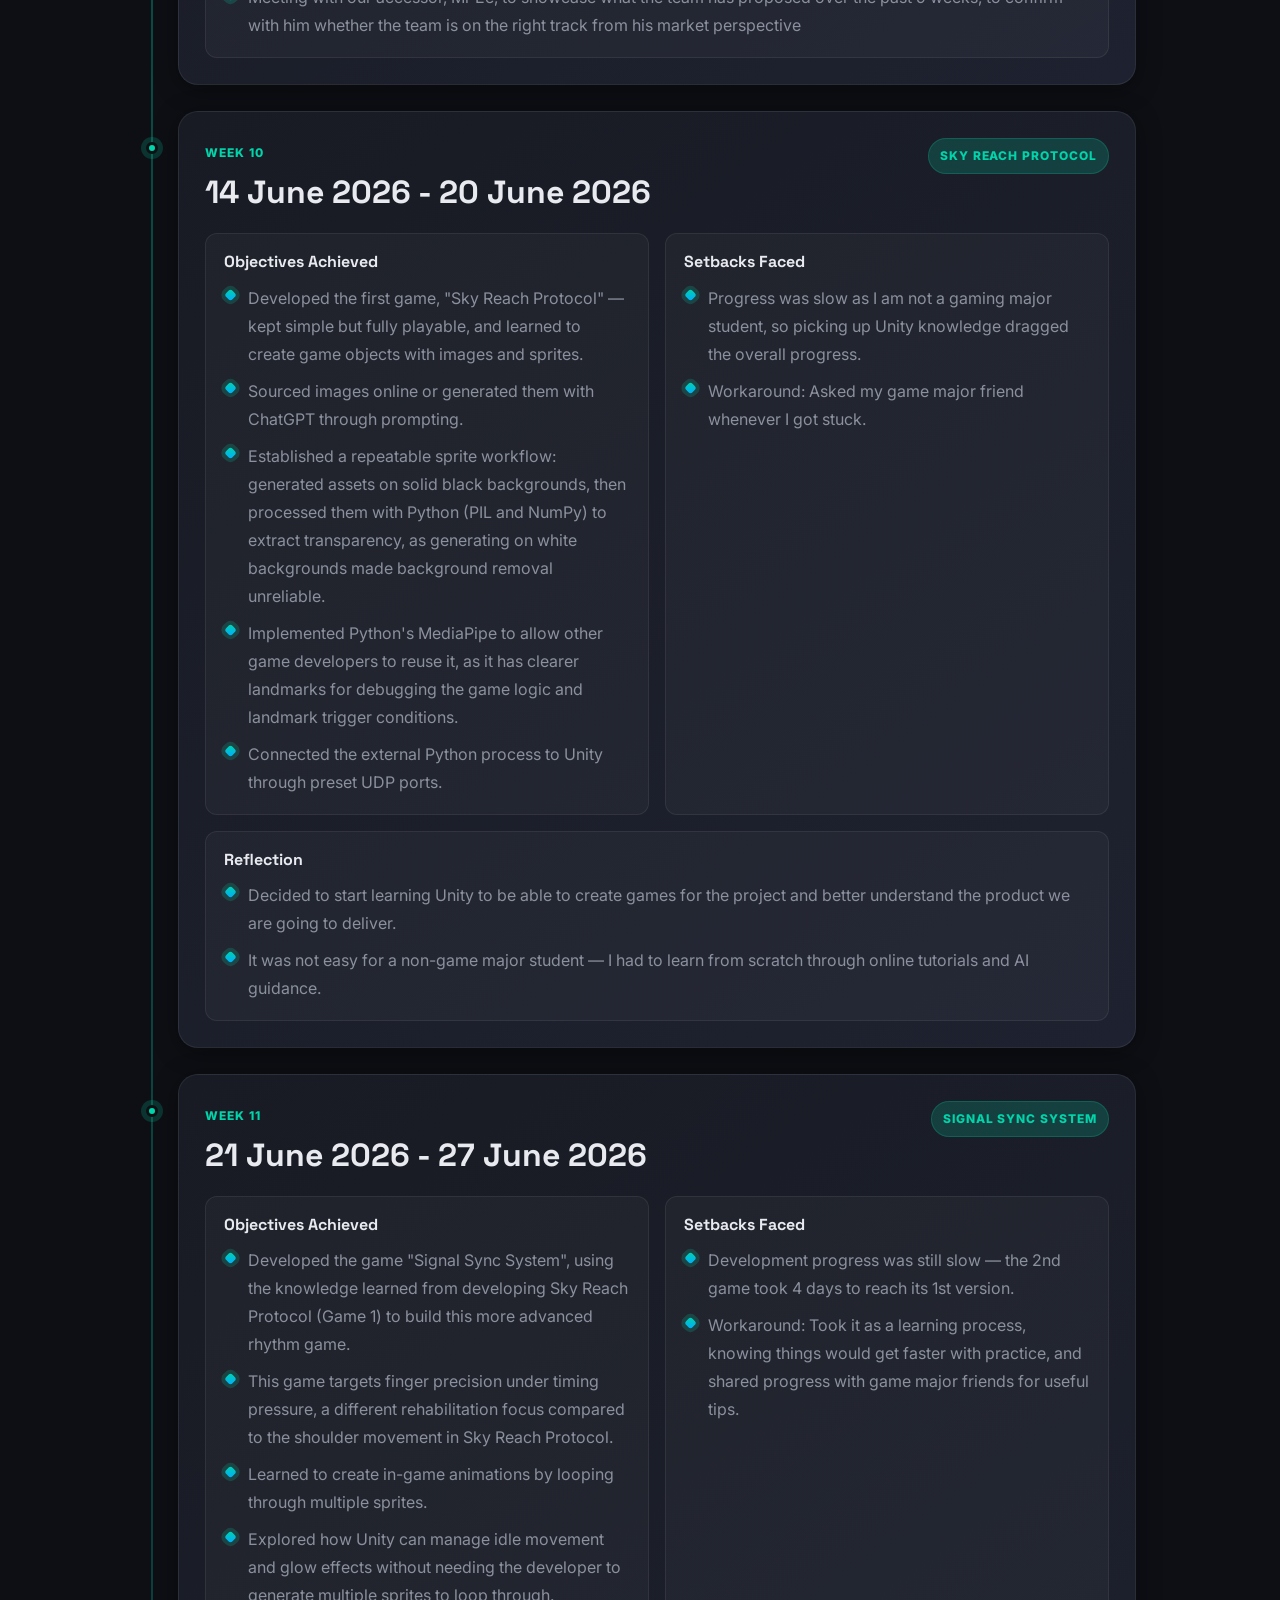
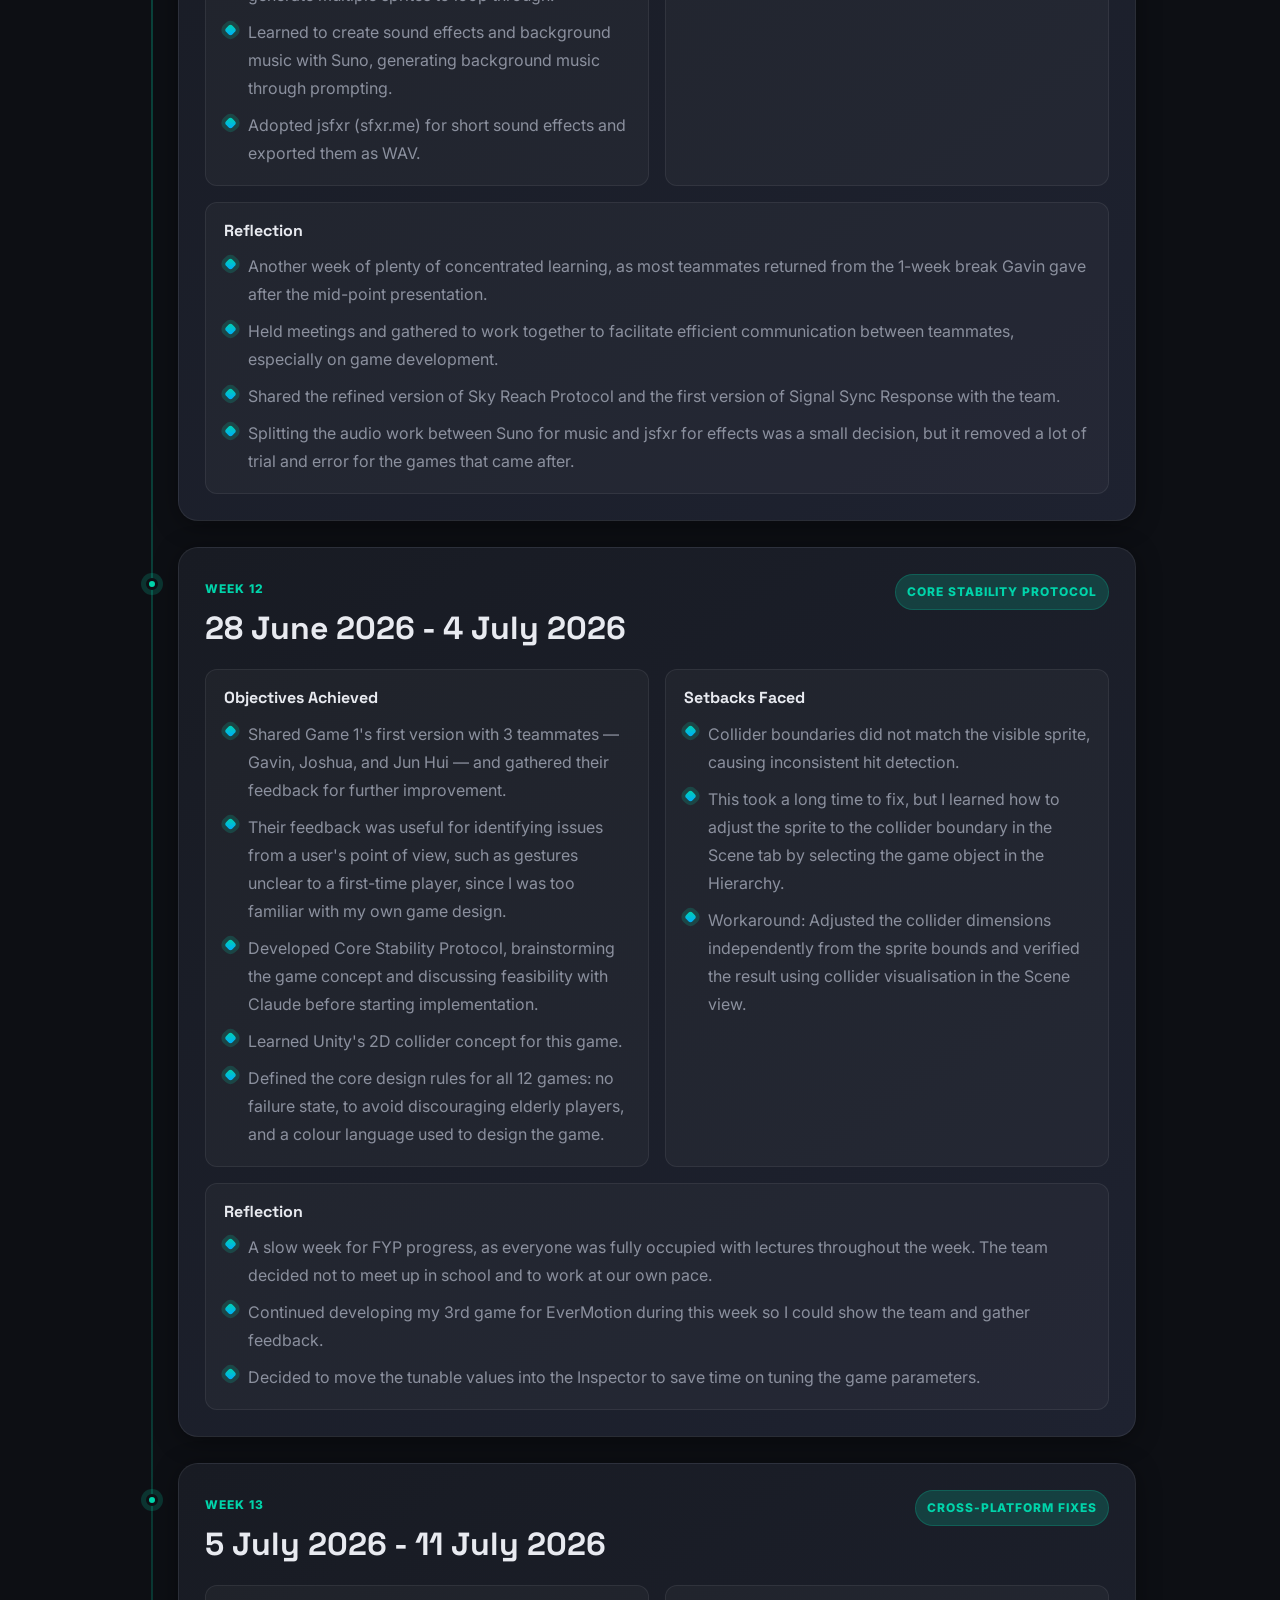
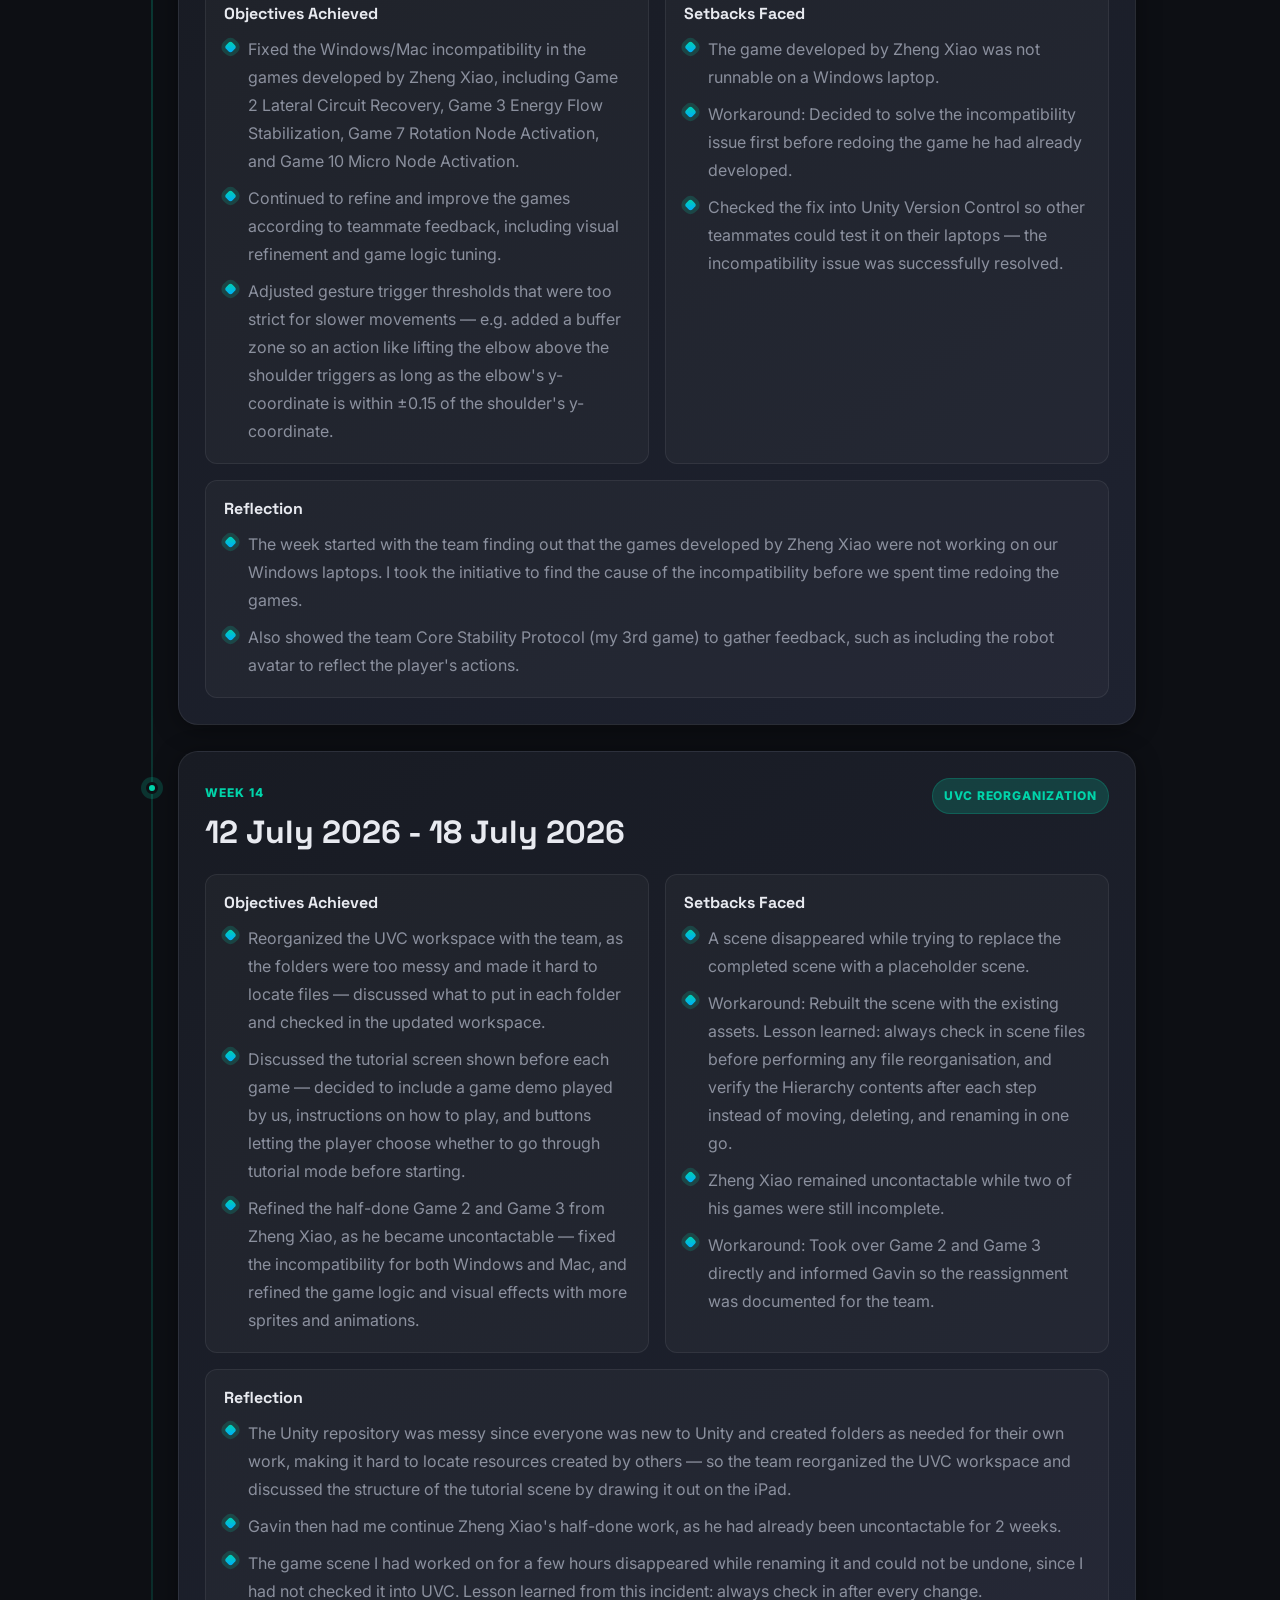
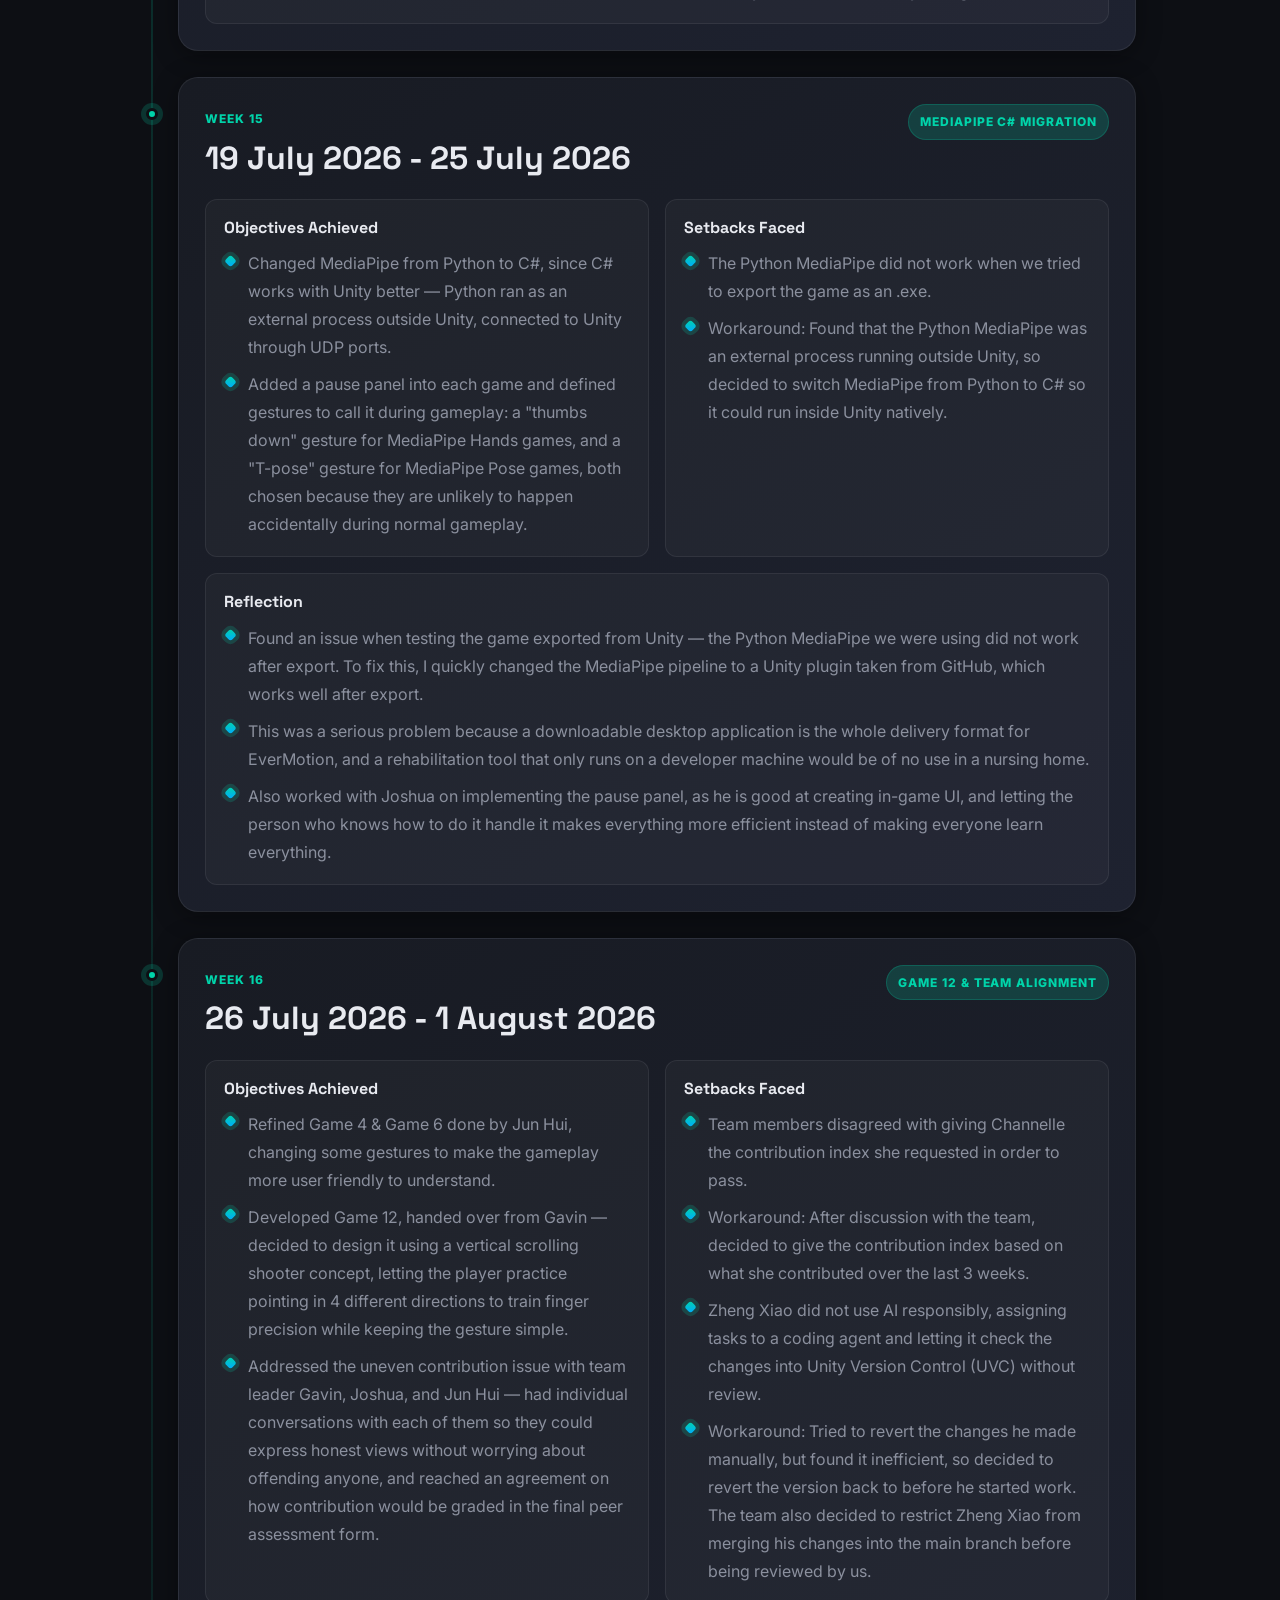
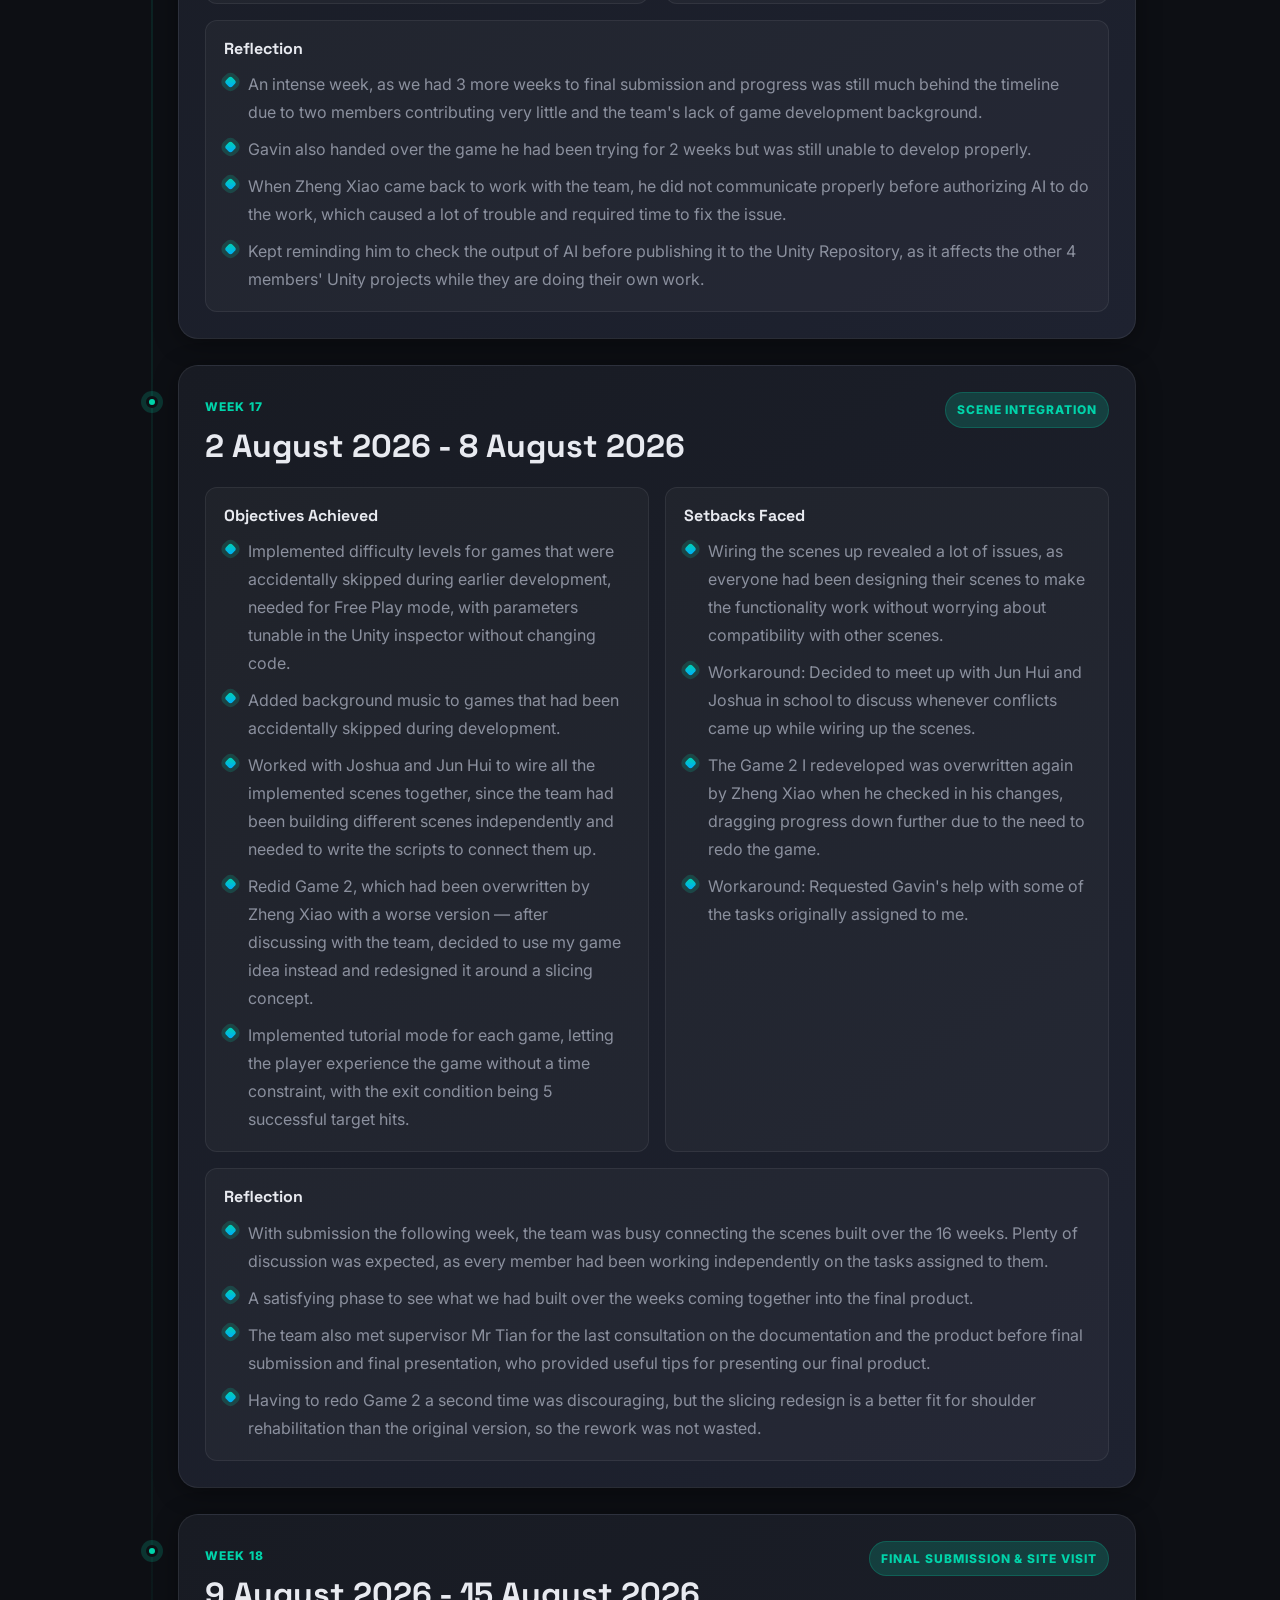
<file: FYP-ProjectWebsite/diary/jsDiary.html>
<!DOCTYPE html>
<html lang="en">
<head>
  <meta charset="UTF-8" />
  <meta name="viewport" content="width=device-width, initial-scale=1.0" />
  <title>Jason Jia Sheng's Reflective Diary</title>
  <link rel="stylesheet" href="../css/styles.css" />
  <link rel="preconnect" href="https://fonts.googleapis.com" />
  <link rel="preconnect" href="https://fonts.gstatic.com" crossorigin />
  <link href="https://fonts.googleapis.com/css2?family=Inter:wght@300;400;500;600;700;800&family=Space+Grotesk:wght@400;500;600;700&display=swap" rel="stylesheet" />
</head>
<body>


  <!-- ===== NAVBAR ===== -->
  <nav class="navbar" id="navbar">
    <div class="nav-container">
      <a href="../index.html" class="nav-logo">
        <span class="logo-icon">&#9670;</span>
        EverMotion
      </a>
      <div class="nav-actions">
        <button class="theme-toggle" id="themeToggle" type="button" aria-label="Switch to light theme">
          <span class="theme-toggle-icon" aria-hidden="true">&#9788;</span>
          <span class="theme-toggle-label">Light</span>
        </button>
        <button class="nav-toggle" id="navToggle" aria-label="Toggle navigation">
          <span></span><span></span><span></span>
        </button>
        <ul class="nav-links" id="navLinks">
          <li class="mega-item">
            <button class="mega-trigger" type="button" aria-haspopup="true" aria-expanded="false">
              Project <span class="mega-caret" aria-hidden="true">&#9662;</span>
            </button>
            <div class="mega-menu" role="menu" aria-label="Project navigation">
              <a href="../index.html#about" role="menuitem">About</a>
              <a href="../index.html#features" role="menuitem">Features</a>
              <a href="../index.html#tech" role="menuitem">Tech Stack</a>
              <a href="../index.html#progress" role="menuitem">Progress</a>
              <a href="../document.html" role="menuitem">Administrative Documents</a>
              <a href="../document.html#reflectDiaries" role="menuitem">Reflection Diaries</a>
              <a href="../index.html#team" role="menuitem">Team</a>
              <a href="../index.html#media" role="menuitem">Media</a>
            </div>
          </li>
          <li><a class="nav-link" href="../index.html#games">Game</a></li>
          <li><a class="nav-link" href="../index.html#contact">Contact</a></li>
        </ul>
      </div>
    </div>
  </nav>
<main class="page-offset diary-page">
    <div class="diary-toolbar">
      <a class="diary-back-link" href="../document.html#reflectDiaries"><span aria-hidden="true">&larr;</span> Reflection Diaries</a>
    </div>
    <nav class="diary-switcher" aria-label="Team reflection diaries">
      <span class="diary-switcher-label">Team Diaries</span>
      <div class="diary-switcher-links">
        <a href="GavinDiary.html">Gavin</a>
        <a href="ccDiary.html">Channelle</a>
        <a href="ZXDiary.html">Zheng Xiao</a>
        <a class="active" href="jsDiary.html" aria-current="page">Jia Sheng</a>
        <a href="joshuaDiary.html">Joshua</a>
        <a href="JHDiary.html">Jun Hui</a>
      </div>
    </nav>
    <section class="diary-hero">
      <span class="section-kicker">Reflective Diary</span>
      <h1>Jia Sheng's Reflection Journal</h1>
    </section>

    <section class="diary-timeline" aria-label="Jia Sheng weekly reflections">
      <article class="diary-week">
        <header class="diary-week-header">
          <div>
            <span class="diary-week-label">Week 1</span>
            <h2>12 April 2026 - 19 April 2026</h2>
          </div>
          <span class="diary-week-tag">Project Direction</span>
        </header>

        <div class="diary-section-grid">
          <section class="diary-block">
            <h3>Work Done</h3>
            <ul>
              <li>Presented the EverMotion project idea to Mr Tian.</li>
              <li>Discussed the need to avoid keyboard and mouse interaction.</li>
              <li>Brainstormed rehabilitation game ideas for grip strength, steady hand control, and cognitive engagement.</li>
              <li>Contacted St Luke's Eldercare HQ at SIM to explore collaboration opportunities.</li>
            </ul>
          </section>

          <section class="diary-block">
            <h3>Learning</h3>
            <ul>
              <li>MediaPipe can detect 21 hand landmarks using a standard webcam.</li>
              <li>OpenCV can support webcam input, preprocessing, and tracking visual overlays.</li>
              <li>Calibration gestures can help adapt the system to each user's movement range.</li>
            </ul>
          </section>

          <section class="diary-block">
            <h3>Challenges</h3>
            <ul>
              <li>Hand tracking may be affected by tremors, restricted movement, or poor lighting.</li>
              <li>The system may need smoothing algorithms and better error handling to stay usable for elderly users.</li>
            </ul>
          </section>

          <section class="diary-block">
            <h3>Reflection</h3>
            <ul>
              <li>This week helped confirm that calibration is central to EverMotion.</li>
              <li>The game should adapt interaction areas, object positions, and speed based on each user's movement ability.</li>
            </ul>
          </section>

          <section class="diary-block diary-block-wide">
            <h3>Next Steps</h3>
            <ul>
              <li>Continue refining the calibration approach.</li>
              <li>Seek real-world feedback from eldercare or rehabilitation partners to ensure the games provide meaningful therapeutic value.</li>
            </ul>
          </section>
        </div>
      </article>

      <article class="diary-week">
        <header class="diary-week-header">
          <div>
            <span class="diary-week-label">Week 2</span>
            <h2>19 April 2026 - 26 April 2026</h2>
          </div>
          <span class="diary-week-tag">Scope Expansion</span>
        </header>

        <div class="diary-section-grid">
          <section class="diary-block">
            <h3>Work Done</h3>
            <ul>
              <li>Helped the team re-scope the project after feedback that three mini-games were insufficient for the team size.</li>
              <li>Facilitated discussion and helped synthesize ideas for 12 rehabilitation games across shoulder, elbow, wrist, and fingers.</li>
              <li>Proposed the Fruit Harvest concept, which became the creative foundation for the Side Stretch game under the shoulder category.</li>
              <li>Built a simple Fruit Harvest prototype using MediaPipe and Pygame to demonstrate real-time hand tracking to the team.</li>
            </ul>
          </section>

          <section class="diary-block">
            <h3>Learning</h3>
            <ul>
              <li>MediaPipe hand landmark tracking works in real time, but latency can become noticeable under certain conditions.</li>
              <li>Tracking accuracy drops when the hand moves near the edges of the webcam frame.</li>
              <li>These limitations affect game boundary design and reinforce the need for proper calibration.</li>
            </ul>
          </section>

          <section class="diary-block diary-block-wide">
            <h3>Reflection</h3>
            <ul>
              <li>The project scope changed significantly this week, but the 12-game direction creates a stronger rehabilitation platform.</li>
              <li>Facilitating the brainstorming session helped keep the discussion focused while ensuring each member's ideas were heard.</li>
              <li>Building the prototype was valuable because practical testing revealed latency and tracking-range risks that documentation alone did not show clearly.</li>
            </ul>
          </section>
        </div>
      </article>

      <article class="diary-week">
        <header class="diary-week-header">
          <div>
            <span class="diary-week-label">Week 3</span>
            <h2>26 April 2026 - 03 May 2026</h2>
          </div>
          <span class="diary-week-tag">Website Deployment</span>
        </header>

        <div class="diary-section-grid">
          <section class="diary-block">
            <h3>Work Done</h3>
            <ul>
              <li>Built the first version of the EverMotion project website with the team overview, project description, and revised 12-game structure.</li>
              <li>Presented the website to teammates, collected feedback, and refined the layout and content before external access.</li>
              <li>Collaborated with Jun Hui to add administrative materials such as meeting minutes and progress tracking.</li>
              <li>Worked with Gavin to deploy the website through Vercel and connect it to the team GitHub repository.</li>
            </ul>
          </section>

          <section class="diary-block">
            <h3>Learning</h3>
            <ul>
              <li>Vercel integrates with GitHub so pushes to the repository can automatically trigger deployment.</li>
              <li>Each deployment can generate a preview URL, which is useful for teammate review before finalising changes.</li>
              <li>The production URL remains stable, giving supervisors and assessors a permanent link to monitor progress.</li>
              <li>Continuous Integration should be explored next to support the Continuous Delivery setup already in place.</li>
            </ul>
          </section>

          <section class="diary-block">
            <h3>Reflection</h3>
            <ul>
              <li>Building and deploying the website was more involved than expected, but it gave the project a more professional and accessible presence.</li>
              <li>Working with Gavin on Vercel made the Continuous Delivery process clear through the GitHub push-to-deploy workflow.</li>
              <li>The work highlighted a gap in integration checks, making CI an important next step as more members contribute code.</li>
            </ul>
          </section>

          <section class="diary-block">
            <h3>Stakeholder Communication</h3>
            <ul>
              <li>Working with Jun Hui on administrative content showed that the website is also a communication tool for stakeholders.</li>
              <li>The website allows Mr Tian and Mr Ee Kiam Keong to check project progress without waiting for scheduled updates.</li>
            </ul>
          </section>
        </div>
      </article>

      <article class="diary-week">
        <header class="diary-week-header">
          <div>
            <span class="diary-week-label">Week 4</span>
            <h2>03 May 2026 - 10 May 2026</h2>
          </div>
          <span class="diary-week-tag">PRD Submission</span>
        </header>

        <div class="diary-section-grid">
          <section class="diary-block">
            <h3>Work Done</h3>
            <ul>
              <li>Collaborated with the team to finalize PRD including refining user stories, discussing the overall game structure, and drafting the game wireframe </li>
              <li>Conducted research on Silverfit 3D, VERA and Kinect to identify suitable features for our Evermotion game based on market needs</li>
            </ul>
          </section>

          <section class="diary-block">
            <h3>Setbacks</h3>
            <ul>
              <li>SilverFit 3D and VERA are licensed exclusively to healthcare institutions and are not available for individual download or free trial</li>
            </ul>
          </section>
          
          <section class="diary-block">
            <h3>Reflection</h3>
            <ul>
              <li>This week, we focus on completing PRD for submission while conducting research on existing rehabilitation systems to better understand current industry solutions</li>
              <li>Faced challenges during research due to limited public access to institution-licensed rehabilitation systems, requiring reliance on secondary sources for analysis</li>
              <li>Identified a potential market gap for EverMotion as a publicly accessibile, hardware-free rehabilitation game system</li>
            </ul>
          </section>

        </div>
      </article>

      <article class="diary-week">
        <header class="diary-week-header">
          <div>
            <span class="diary-week-label">Week 5</span>
            <h2>10 May 2026 - 16 May 2026</h2>
          </div>
          <span class="diary-week-tag">Unity Setup</span>
        </header>

        <div class="diary-section-grid">
          <section class="diary-block">
            <h3>Objectives Achieved</h3>
            <ul>
              <li>Worked with the team during a face-to-face meeting and completed about 80% of the User Requirement Specification report.</li>
              <li>Left the remaining URS sections pending for team review and finalisation.</li>
              <li>Installed Unity and completed self-directed study on the five core areas of the Unity Editor: Scene view, Game view, Hierarchy, Inspector, and Project panel.</li>
              <li>Wrote initial C# scripts to implement basic game logic.</li>
              <li>Joined the team's Unity Version Control repository and resolved the version mismatch between my local project and the team's UVC project.</li>
            </ul>
          </section>

          <section class="diary-block">
            <h3>Setbacks Faced</h3>
            <ul>
              <li>Learning Unity started slowly because I do not have a game development background.</li>
              <li>I watched YouTube tutorials and studied Unity Editor fundamentals before starting development work.</li>
              <li>The Unity version mismatch between my local game project and the team's UVC project slowed progress.</li>
              <li>I identified the correct Unity version used by the team and downgraded my local game project accordingly.</li>
            </ul>
          </section>

          <section class="diary-block diary-block-wide">
            <h3>Reflection</h3>
            <ul>
              <li>This week moved the team from the planning phase into the building phase.</li>
              <li>Unity development was not as smooth as expected because the team lacked a game development background.</li>
              <li>The local project and UVC version mismatch created another setback, causing simple actions to take much longer because of debugging.</li>
            </ul>
          </section>
        </div>
      </article>

      <article class="diary-week">
        <header class="diary-week-header">
          <div>
            <span class="diary-week-label">Week 6</span>
            <h2>17 May 2026 - 23 May 2026</h2>
          </div>
          <span class="diary-week-tag">Sky Reach Development</span>
        </header>

        <div class="diary-section-grid">
          <section class="diary-block">
            <h3>Objectives Achieved</h3>
            <ul>
              <li>Implemented the complete base game logic for Sky Reach Protocol in Unity.</li>
              <li>Left only game object visual integration and future refinements for later development.</li>
              <li>Began drafting the sequence diagram for TDM with Gavin, Jun Hui, and Joshua.</li>
              <li>Completed around 20% of the diagram work during the week.</li>
            </ul>
          </section>

          <section class="diary-block">
            <h3>Setbacks Faced</h3>
            <ul>
              <li>Unity development progress remained slow due to limited prior experience.</li>
              <li>I focused on completing the game logic incrementally instead of attempting the full build at once.</li>
              <li>The team had inconsistent diagramming styles across members.</li>
              <li>Sharing a common diagramming style helped reduce time spent checking and correcting work after everyone finished.</li>
            </ul>
          </section>

          <section class="diary-block diary-block-wide">
            <h3>Reflection</h3>
            <ul>
              <li>Most of this week was spent on individual Unity development and discussing diagramming methods during meetings.</li>
              <li>The incremental approach allowed me to complete the base game logic within the week.</li>
              <li>The slow start on diagramming was expected because several contributors were involved and there was initial confusion over standards.</li>
              <li>Standardising the diagramming approach should help the team complete the diagrams efficiently in the following week.</li>
            </ul>
          </section>
        </div>
      </article>

      <article class="diary-week">
        <header class="diary-week-header">
          <div>
            <span class="diary-week-label">Week 7</span>
            <h2>24 May 2026 - 30 May 2026</h2>
          </div>
          <span class="diary-week-tag">Integration &amp; Diagrams</span>
        </header>

        <div class="diary-section-grid">
          <section class="diary-block">
            <h3>Objectives Achieved</h3>
            <ul>
              <li>Completed the remaining sequence diagram and activity diagram work for TDM from the previous week.</li>
              <li>Successfully enabled the MediaPipe hand tracking pipeline within the Unity game environment.</li>
              <li>Identified a limitation where the current integration only supports single-hand tracking.</li>
              <li>Refined the project website layout and visual design to improve overall presentation and readability.</li>
              <li>Completed high-fidelity wireframes individually for TDM, covering the screens that will appear in the game.</li>
            </ul>
          </section>

          <section class="diary-block">
            <h3>Setbacks Faced</h3>
            <ul>
              <li>The MediaPipe Unity plugin defaults to single-hand tracking.</li>
              <li>This is a limitation because the team's rehabilitation exercises aim to cover both hands.</li>
              <li>I flagged this as an open technical item and will work with the AI/ML team to configure the option in the coming weeks.</li>
            </ul>
          </section>

          <section class="diary-block diary-block-wide">
            <h3>Reflection</h3>
            <ul>
              <li>This was a high-output week before final exam week, as the team tried to move some Week 8 work into Week 7.</li>
              <li>Completing the sequence and activity diagrams required significant coordinated effort from the four members involved.</li>
              <li>The standardised work style reduced back-and-forth during final review.</li>
              <li>Integrating MediaPipe into Unity was a meaningful technical milestone because the working tracking pipeline clears the path for gesture-based input in the mini-games.</li>
            </ul>
          </section>
        </div>
      </article>

      <article class="diary-week">
        <header class="diary-week-header">
          <div>
            <span class="diary-week-label">Week 8</span>
            <h2>31 May 2026 - 6 June 2026</h2>
          </div>
          <span class="diary-week-tag"> DFD &amp; TDM</span>
        </header>

        <div class="diary-section-grid">
          <section class="diary-block">
            <h3>Objectives Achieved</h3>
            <ul>
              <li>Learn and draw Data Flow Diagram (DFD) in TDM</li>
              <li>Complete outstanding TDM sections</li>
            </ul>
          </section>

          <section class="diary-block">
            <h3>Setbacks Faced</h3>
            <ul>
              <li>Confused with different notations of DFD when drawing first version of DFD</li>
              <li>Ask teammates Joshua and Jun Hui to double check my work before putting into the report</li>
            </ul>
          </section>

          <section class="diary-block diary-block-wide">
            <h3>Reflection</h3>
            <ul>
              <li>Week 8 coincided with the final exam, therefore Gavin assigned us a minimal task to keep the project moving while allowing everyone to have time to prepare for exams </li>
              <li>Resumed FYP work after completing exam on 5th June 2026 to stay on track with the project timeline</li>
              <li>The confusion on DFD notations demonstrated the need to cross check unfamiliar work before finalization</li>
            </ul>
          </section>
        </div>
      </article>
      
      <article class="diary-week">
        <header class="diary-week-header">
          <div>
            <span class="diary-week-label">Week 9</span>
            <h2>7 June 2026 - 13 June 2026</h2>
          </div>
          <span class="diary-week-tag"> Mediapipe plugin &amp; Documentation</span>
        </header>

        <div class="diary-section-grid">
          <section class="diary-block">
            <h3>Objectives Achieved</h3>
            <ul>
              <li>Publish MediaPipe plugin onto Team UVC Repository</li>
              <li>Activity Diagram Refinement</li>
              <li>Wireframe update per team requirements</li>   
              <li>Mid-Point Presentation slides template and content planning for 13th June Mid point presentation</li>
              <li>Preliminary Technical Documentation (PTD) and Preliminary User Manual (PUM)</li>                                       
            </ul>
          </section>

          <section class="diary-block">
            <h3>Setbacks Faced</h3>
            <ul>
              <li>MediaPipe plugin instance destroyed during scene transition in Unity</li>
            </ul>
          </section>

          <section class="diary-block diary-block-wide">
            <h3>Reflection</h3>
            <ul>
              <li>Week 09 was the most demanding week of the project to date as we need to cover up 50% of the games need to be done and the deliverables for week 10 submission</li>
              <li>We have another key milestones this week was an online meeting with supervisor, Mr Tian to get some feedback on the product we implemented and things to take note during the presentation on 13th June</li>
              <li>Meeting with our accessor, Mr Ee, to showcase what the team has proposed over the past 9 weeks, to confirm with him whether the team is on the right track from his market perspective</li>
            </ul>
          </section>
        </div>
      </article>

      <article class="diary-week">
        <header class="diary-week-header">
          <div>
            <span class="diary-week-label">Week 10</span>
            <h2>14 June 2026 - 20 June 2026</h2>
          </div>
          <span class="diary-week-tag">Sky Reach Protocol</span>
        </header>

        <div class="diary-section-grid">
          <section class="diary-block">
            <h3>Objectives Achieved</h3>
            <ul>
              <li>Developed the first game, "Sky Reach Protocol" — kept simple but fully playable, and learned to create game objects with images and sprites.</li>
              <li>Sourced images online or generated them with ChatGPT through prompting.</li>
              <li>Established a repeatable sprite workflow: generated assets on solid black backgrounds, then processed them with Python (PIL and NumPy) to extract transparency, as generating on white backgrounds made background removal unreliable.</li>
              <li>Implemented Python's MediaPipe to allow other game developers to reuse it, as it has clearer landmarks for debugging the game logic and landmark trigger conditions.</li>
              <li>Connected the external Python process to Unity through preset UDP ports.</li>
            </ul>
          </section>

          <section class="diary-block">
            <h3>Setbacks Faced</h3>
            <ul>
              <li>Progress was slow as I am not a gaming major student, so picking up Unity knowledge dragged the overall progress.</li>
              <li>Workaround: Asked my game major friend whenever I got stuck.</li>
            </ul>
          </section>

          <section class="diary-block diary-block-wide">
            <h3>Reflection</h3>
            <ul>
              <li>Decided to start learning Unity to be able to create games for the project and better understand the product we are going to deliver.</li>
              <li>It was not easy for a non-game major student — I had to learn from scratch through online tutorials and AI guidance.</li>
            </ul>
          </section>
        </div>
      </article>

      <article class="diary-week">
        <header class="diary-week-header">
          <div>
            <span class="diary-week-label">Week 11</span>
            <h2>21 June 2026 - 27 June 2026</h2>
          </div>
          <span class="diary-week-tag">Signal Sync System</span>
        </header>

        <div class="diary-section-grid">
          <section class="diary-block">
            <h3>Objectives Achieved</h3>
            <ul>
              <li>Developed the game "Signal Sync System", using the knowledge learned from developing Sky Reach Protocol (Game 1) to build this more advanced rhythm game.</li>
              <li>This game targets finger precision under timing pressure, a different rehabilitation focus compared to the shoulder movement in Sky Reach Protocol.</li>
              <li>Learned to create in-game animations by looping through multiple sprites.</li>
              <li>Explored how Unity can manage idle movement and glow effects without needing the developer to generate multiple sprites to loop through.</li>
              <li>Learned to create sound effects and background music with Suno, generating background music through prompting.</li>
              <li>Adopted jsfxr (sfxr.me) for short sound effects and exported them as WAV.</li>
            </ul>
          </section>

          <section class="diary-block">
            <h3>Setbacks Faced</h3>
            <ul>
              <li>Development progress was still slow — the 2nd game took 4 days to reach its 1st version.</li>
              <li>Workaround: Took it as a learning process, knowing things would get faster with practice, and shared progress with game major friends for useful tips.</li>
            </ul>
          </section>

          <section class="diary-block diary-block-wide">
            <h3>Reflection</h3>
            <ul>
              <li>Another week of plenty of concentrated learning, as most teammates returned from the 1-week break Gavin gave after the mid-point presentation.</li>
              <li>Held meetings and gathered to work together to facilitate efficient communication between teammates, especially on game development.</li>
              <li>Shared the refined version of Sky Reach Protocol and the first version of Signal Sync Response with the team.</li>
              <li>Splitting the audio work between Suno for music and jsfxr for effects was a small decision, but it removed a lot of trial and error for the games that came after.</li>
            </ul>
          </section>
        </div>
      </article>

      <article class="diary-week">
        <header class="diary-week-header">
          <div>
            <span class="diary-week-label">Week 12</span>
            <h2>28 June 2026 - 4 July 2026</h2>
          </div>
          <span class="diary-week-tag">Core Stability Protocol</span>
        </header>

        <div class="diary-section-grid">
          <section class="diary-block">
            <h3>Objectives Achieved</h3>
            <ul>
              <li>Shared Game 1's first version with 3 teammates — Gavin, Joshua, and Jun Hui — and gathered their feedback for further improvement.</li>
              <li>Their feedback was useful for identifying issues from a user's point of view, such as gestures unclear to a first-time player, since I was too familiar with my own game design.</li>
              <li>Developed Core Stability Protocol, brainstorming the game concept and discussing feasibility with Claude before starting implementation.</li>
              <li>Learned Unity's 2D collider concept for this game.</li>
              <li>Defined the core design rules for all 12 games: no failure state, to avoid discouraging elderly players, and a colour language used to design the game.</li>
            </ul>
          </section>

          <section class="diary-block">
            <h3>Setbacks Faced</h3>
            <ul>
              <li>Collider boundaries did not match the visible sprite, causing inconsistent hit detection.</li>
              <li>This took a long time to fix, but I learned how to adjust the sprite to the collider boundary in the Scene tab by selecting the game object in the Hierarchy.</li>
              <li>Workaround: Adjusted the collider dimensions independently from the sprite bounds and verified the result using collider visualisation in the Scene view.</li>
            </ul>
          </section>

          <section class="diary-block diary-block-wide">
            <h3>Reflection</h3>
            <ul>
              <li>A slow week for FYP progress, as everyone was fully occupied with lectures throughout the week. The team decided not to meet up in school and to work at our own pace.</li>
              <li>Continued developing my 3rd game for EverMotion during this week so I could show the team and gather feedback.</li>
              <li>Decided to move the tunable values into the Inspector to save time on tuning the game parameters.</li>
            </ul>
          </section>
        </div>
      </article>

      <article class="diary-week">
        <header class="diary-week-header">
          <div>
            <span class="diary-week-label">Week 13</span>
            <h2>5 July 2026 - 11 July 2026</h2>
          </div>
          <span class="diary-week-tag">Cross-Platform Fixes</span>
        </header>

        <div class="diary-section-grid">
          <section class="diary-block">
            <h3>Objectives Achieved</h3>
            <ul>
              <li>Fixed the Windows/Mac incompatibility in the games developed by Zheng Xiao, including Game 2 Lateral Circuit Recovery, Game 3 Energy Flow Stabilization, Game 7 Rotation Node Activation, and Game 10 Micro Node Activation.</li>
              <li>Continued to refine and improve the games according to teammate feedback, including visual refinement and game logic tuning.</li>
              <li>Adjusted gesture trigger thresholds that were too strict for slower movements — e.g. added a buffer zone so an action like lifting the elbow above the shoulder triggers as long as the elbow's y-coordinate is within &plusmn;0.15 of the shoulder's y-coordinate.</li>
            </ul>
          </section>

          <section class="diary-block">
            <h3>Setbacks Faced</h3>
            <ul>
              <li>The game developed by Zheng Xiao was not runnable on a Windows laptop.</li>
              <li>Workaround: Decided to solve the incompatibility issue first before redoing the game he had already developed.</li>
              <li>Checked the fix into Unity Version Control so other teammates could test it on their laptops — the incompatibility issue was successfully resolved.</li>
            </ul>
          </section>

          <section class="diary-block diary-block-wide">
            <h3>Reflection</h3>
            <ul>
              <li>The week started with the team finding out that the games developed by Zheng Xiao were not working on our Windows laptops. I took the initiative to find the cause of the incompatibility before we spent time redoing the games.</li>
              <li>Also showed the team Core Stability Protocol (my 3rd game) to gather feedback, such as including the robot avatar to reflect the player's actions.</li>
            </ul>
          </section>
        </div>
      </article>

      <article class="diary-week">
        <header class="diary-week-header">
          <div>
            <span class="diary-week-label">Week 14</span>
            <h2>12 July 2026 - 18 July 2026</h2>
          </div>
          <span class="diary-week-tag">UVC Reorganization</span>
        </header>

        <div class="diary-section-grid">
          <section class="diary-block">
            <h3>Objectives Achieved</h3>
            <ul>
              <li>Reorganized the UVC workspace with the team, as the folders were too messy and made it hard to locate files — discussed what to put in each folder and checked in the updated workspace.</li>
              <li>Discussed the tutorial screen shown before each game — decided to include a game demo played by us, instructions on how to play, and buttons letting the player choose whether to go through tutorial mode before starting.</li>
              <li>Refined the half-done Game 2 and Game 3 from Zheng Xiao, as he became uncontactable — fixed the incompatibility for both Windows and Mac, and refined the game logic and visual effects with more sprites and animations.</li>
            </ul>
          </section>

          <section class="diary-block">
            <h3>Setbacks Faced</h3>
            <ul>
              <li>A scene disappeared while trying to replace the completed scene with a placeholder scene.</li>
              <li>Workaround: Rebuilt the scene with the existing assets. Lesson learned: always check in scene files before performing any file reorganisation, and verify the Hierarchy contents after each step instead of moving, deleting, and renaming in one go.</li>
              <li>Zheng Xiao remained uncontactable while two of his games were still incomplete.</li>
              <li>Workaround: Took over Game 2 and Game 3 directly and informed Gavin so the reassignment was documented for the team.</li>
            </ul>
          </section>

          <section class="diary-block diary-block-wide">
            <h3>Reflection</h3>
            <ul>
              <li>The Unity repository was messy since everyone was new to Unity and created folders as needed for their own work, making it hard to locate resources created by others — so the team reorganized the UVC workspace and discussed the structure of the tutorial scene by drawing it out on the iPad.</li>
              <li>Gavin then had me continue Zheng Xiao's half-done work, as he had already been uncontactable for 2 weeks.</li>
              <li>The game scene I had worked on for a few hours disappeared while renaming it and could not be undone, since I had not checked it into UVC. Lesson learned from this incident: always check in after every change.</li>
            </ul>
          </section>
        </div>
      </article>

      <article class="diary-week">
        <header class="diary-week-header">
          <div>
            <span class="diary-week-label">Week 15</span>
            <h2>19 July 2026 - 25 July 2026</h2>
          </div>
          <span class="diary-week-tag">MediaPipe C# Migration</span>
        </header>

        <div class="diary-section-grid">
          <section class="diary-block">
            <h3>Objectives Achieved</h3>
            <ul>
              <li>Changed MediaPipe from Python to C#, since C# works with Unity better — Python ran as an external process outside Unity, connected to Unity through UDP ports.</li>
              <li>Added a pause panel into each game and defined gestures to call it during gameplay: a "thumbs down" gesture for MediaPipe Hands games, and a "T-pose" gesture for MediaPipe Pose games, both chosen because they are unlikely to happen accidentally during normal gameplay.</li>
            </ul>
          </section>

          <section class="diary-block">
            <h3>Setbacks Faced</h3>
            <ul>
              <li>The Python MediaPipe did not work when we tried to export the game as an .exe.</li>
              <li>Workaround: Found that the Python MediaPipe was an external process running outside Unity, so decided to switch MediaPipe from Python to C# so it could run inside Unity natively.</li>
            </ul>
          </section>

          <section class="diary-block diary-block-wide">
            <h3>Reflection</h3>
            <ul>
              <li>Found an issue when testing the game exported from Unity — the Python MediaPipe we were using did not work after export. To fix this, I quickly changed the MediaPipe pipeline to a Unity plugin taken from GitHub, which works well after export.</li>
              <li>This was a serious problem because a downloadable desktop application is the whole delivery format for EverMotion, and a rehabilitation tool that only runs on a developer machine would be of no use in a nursing home.</li>
              <li>Also worked with Joshua on implementing the pause panel, as he is good at creating in-game UI, and letting the person who knows how to do it handle it makes everything more efficient instead of making everyone learn everything.</li>
            </ul>
          </section>
        </div>
      </article>

      <article class="diary-week">
        <header class="diary-week-header">
          <div>
            <span class="diary-week-label">Week 16</span>
            <h2>26 July 2026 - 1 August 2026</h2>
          </div>
          <span class="diary-week-tag">Game 12 &amp; Team Alignment</span>
        </header>

        <div class="diary-section-grid">
          <section class="diary-block">
            <h3>Objectives Achieved</h3>
            <ul>
              <li>Refined Game 4 &amp; Game 6 done by Jun Hui, changing some gestures to make the gameplay more user friendly to understand.</li>
              <li>Developed Game 12, handed over from Gavin — decided to design it using a vertical scrolling shooter concept, letting the player practice pointing in 4 different directions to train finger precision while keeping the gesture simple.</li>
              <li>Addressed the uneven contribution issue with team leader Gavin, Joshua, and Jun Hui — had individual conversations with each of them so they could express honest views without worrying about offending anyone, and reached an agreement on how contribution would be graded in the final peer assessment form.</li>
            </ul>
          </section>

          <section class="diary-block">
            <h3>Setbacks Faced</h3>
            <ul>
              <li>Team members disagreed with giving Channelle the contribution index she requested in order to pass.</li>
              <li>Workaround: After discussion with the team, decided to give the contribution index based on what she contributed over the last 3 weeks.</li>
              <li>Zheng Xiao did not use AI responsibly, assigning tasks to a coding agent and letting it check the changes into Unity Version Control (UVC) without review.</li>
              <li>Workaround: Tried to revert the changes he made manually, but found it inefficient, so decided to revert the version back to before he started work. The team also decided to restrict Zheng Xiao from merging his changes into the main branch before being reviewed by us.</li>
            </ul>
          </section>

          <section class="diary-block diary-block-wide">
            <h3>Reflection</h3>
            <ul>
              <li>An intense week, as we had 3 more weeks to final submission and progress was still much behind the timeline due to two members contributing very little and the team's lack of game development background.</li>
              <li>Gavin also handed over the game he had been trying for 2 weeks but was still unable to develop properly.</li>
              <li>When Zheng Xiao came back to work with the team, he did not communicate properly before authorizing AI to do the work, which caused a lot of trouble and required time to fix the issue.</li>
              <li>Kept reminding him to check the output of AI before publishing it to the Unity Repository, as it affects the other 4 members' Unity projects while they are doing their own work.</li>
            </ul>
          </section>
        </div>
      </article>

      <article class="diary-week">
        <header class="diary-week-header">
          <div>
            <span class="diary-week-label">Week 17</span>
            <h2>2 August 2026 - 8 August 2026</h2>
          </div>
          <span class="diary-week-tag">Scene Integration</span>
        </header>

        <div class="diary-section-grid">
          <section class="diary-block">
            <h3>Objectives Achieved</h3>
            <ul>
              <li>Implemented difficulty levels for games that were accidentally skipped during earlier development, needed for Free Play mode, with parameters tunable in the Unity inspector without changing code.</li>
              <li>Added background music to games that had been accidentally skipped during development.</li>
              <li>Worked with Joshua and Jun Hui to wire all the implemented scenes together, since the team had been building different scenes independently and needed to write the scripts to connect them up.</li>
              <li>Redid Game 2, which had been overwritten by Zheng Xiao with a worse version — after discussing with the team, decided to use my game idea instead and redesigned it around a slicing concept.</li>
              <li>Implemented tutorial mode for each game, letting the player experience the game without a time constraint, with the exit condition being 5 successful target hits.</li>
            </ul>
          </section>

          <section class="diary-block">
            <h3>Setbacks Faced</h3>
            <ul>
              <li>Wiring the scenes up revealed a lot of issues, as everyone had been designing their scenes to make the functionality work without worrying about compatibility with other scenes.</li>
              <li>Workaround: Decided to meet up with Jun Hui and Joshua in school to discuss whenever conflicts came up while wiring up the scenes.</li>
              <li>The Game 2 I redeveloped was overwritten again by Zheng Xiao when he checked in his changes, dragging progress down further due to the need to redo the game.</li>
              <li>Workaround: Requested Gavin's help with some of the tasks originally assigned to me.</li>
            </ul>
          </section>

          <section class="diary-block diary-block-wide">
            <h3>Reflection</h3>
            <ul>
              <li>With submission the following week, the team was busy connecting the scenes built over the 16 weeks. Plenty of discussion was expected, as every member had been working independently on the tasks assigned to them.</li>
              <li>A satisfying phase to see what we had built over the weeks coming together into the final product.</li>
              <li>The team also met supervisor Mr Tian for the last consultation on the documentation and the product before final submission and final presentation, who provided useful tips for presenting our final product.</li>
              <li>Having to redo Game 2 a second time was discouraging, but the slicing redesign is a better fit for shoulder rehabilitation than the original version, so the rework was not wasted.</li>
            </ul>
          </section>
        </div>
      </article>

      <article class="diary-week">
        <header class="diary-week-header">
          <div>
            <span class="diary-week-label">Week 18</span>
            <h2>9 August 2026 - 15 August 2026</h2>
          </div>
          <span class="diary-week-tag">Final Submission &amp; Site Visit</span>
        </header>

        <div class="diary-section-grid">
          <section class="diary-block">
            <h3>Objectives Achieved</h3>
            <ul>
              <li>Debugged the application exported from Unity, as some features that worked in the Unity Editor did not work after export — a much longer process, since every fix required re-exporting the Unity build to check again.</li>
              <li>Did a final check across each game before building (exporting) the final product — Gavin, myself, Jun Hui, and Joshua replayed each game to ensure everyone was satisfied, confirming difficulty, BGM, sound effects, robot avatar, and game logic were implemented as planned.</li>
              <li>Visited Foo Hai Rehabilitation Centre at Jurong East, gathering professional feedback from the therapists and centre manager on-site, and let 5 elderly residents try some of our games, giving the team its first observation of real end users interacting with EverMotion.</li>
              <li>Made urgent patches to Game 3 after the team felt it was still not good enough, at their request to improve its gameplay logic.</li>
              <li>Updated the Preliminary Technical Document for the Week 19 submission to reflect the changes made since the midpoint, including the migration from Python to C# MediaPipe and the redesigned Game 2 mechanic.</li>
              <li>Submitted all the work done over the past 19 weeks onto Moodle with Joshua, Jun Hui, and Gavin on campus.</li>
            </ul>
          </section>

          <section class="diary-block">
            <h3>Setbacks Faced</h3>
            <ul>
              <li>Revealed a lot of minor issues overlooked by the developers and myself, such as missing sound effects, UI mismatches with the expected screen ratio, and game logic scripts affecting other games due to naming mismatches.</li>
              <li>Workaround: Cross-checked with each game's developer to confirm the intended design before fixing it.</li>
              <li>MediaPipe implementation broke when working across multiple scenes, due to the nature of Unity destroying every game object of the previous scene before proceeding to the next.</li>
            </ul>
          </section>

          <section class="diary-block diary-block-wide">
            <h3>Reflection</h3>
            <ul>
              <li>This final week combined technical debugging with something the project had not had until now: watching real elderly users play the games.</li>
              <li>Visiting Foo Hai Rehabilitation Centre made the abstractions we had been designing around — motor impairment levels, no-failure-state, hand calibration — concrete, as we could see directly which gestures the residents found intuitive and which ones needed more guidance than a first-time tutorial screen could give.</li>
              <li>The therapists' and centre manager's feedback carried more weight than anything we could have guessed at from our own testing, since none of us have their clinical experience with this population.</li>
              <li>On the technical side, the export debugging cycle was draining, as a bug that took seconds to confirm inside the Editor could take several minutes to confirm after export, so every fix cost far more time than it would have earlier in the project.</li>
              <li>The MediaPipe cross-scene issue was a similar story to the Week 09 prefab fix, and fixing it with a persistent singleton reinforced how much of this project's stability came down to understanding Unity's object lifecycle rather than the tracking logic itself.</li>
              <li>Being asked to patch Game 3 again at this stage was frustrating, but it reflected the team holding a standard for the final submission rather than the earlier work being wasted.</li>
              <li>Looking back over the whole project, most of the time lost was not on genuinely difficult problems but on avoidable ones — a scene lost because it was not checked in, a tracking pipeline that could not be exported, a MediaPipe instance that kept getting destroyed on scene load. That is the main lesson I am taking away: process matters as much as product, and this week's visit to Foo Hai was a reminder of who the process is ultimately for.</li>
            </ul>
          </section>
        </div>
      </article>
    </section>
    </section>


</main>

 <!-- ===== FOOTER ===== -->
  <footer class="footer">
    <div class="container">
      <div class="footer-top">
        <div class="footer-brand">
          <span class="logo-icon">&#9670;</span>
          <span>EverMotion</span>
        </div>
        <p>A motion-based rehabilitation game by Team EchoCare &bull; FYP-26-S2-3</p>
        <p class="footer-school">SIM Global Education &bull; University of Wollongong &bull; CSCI321</p>
      </div>
      <div class="footer-bottom">
        <p>&copy; 2026 Team EchoCare. All rights reserved.</p>
      </div>
    </div>
  </footer>
  <script src="../js/main.js"></script>
</body>
</html>
</file>
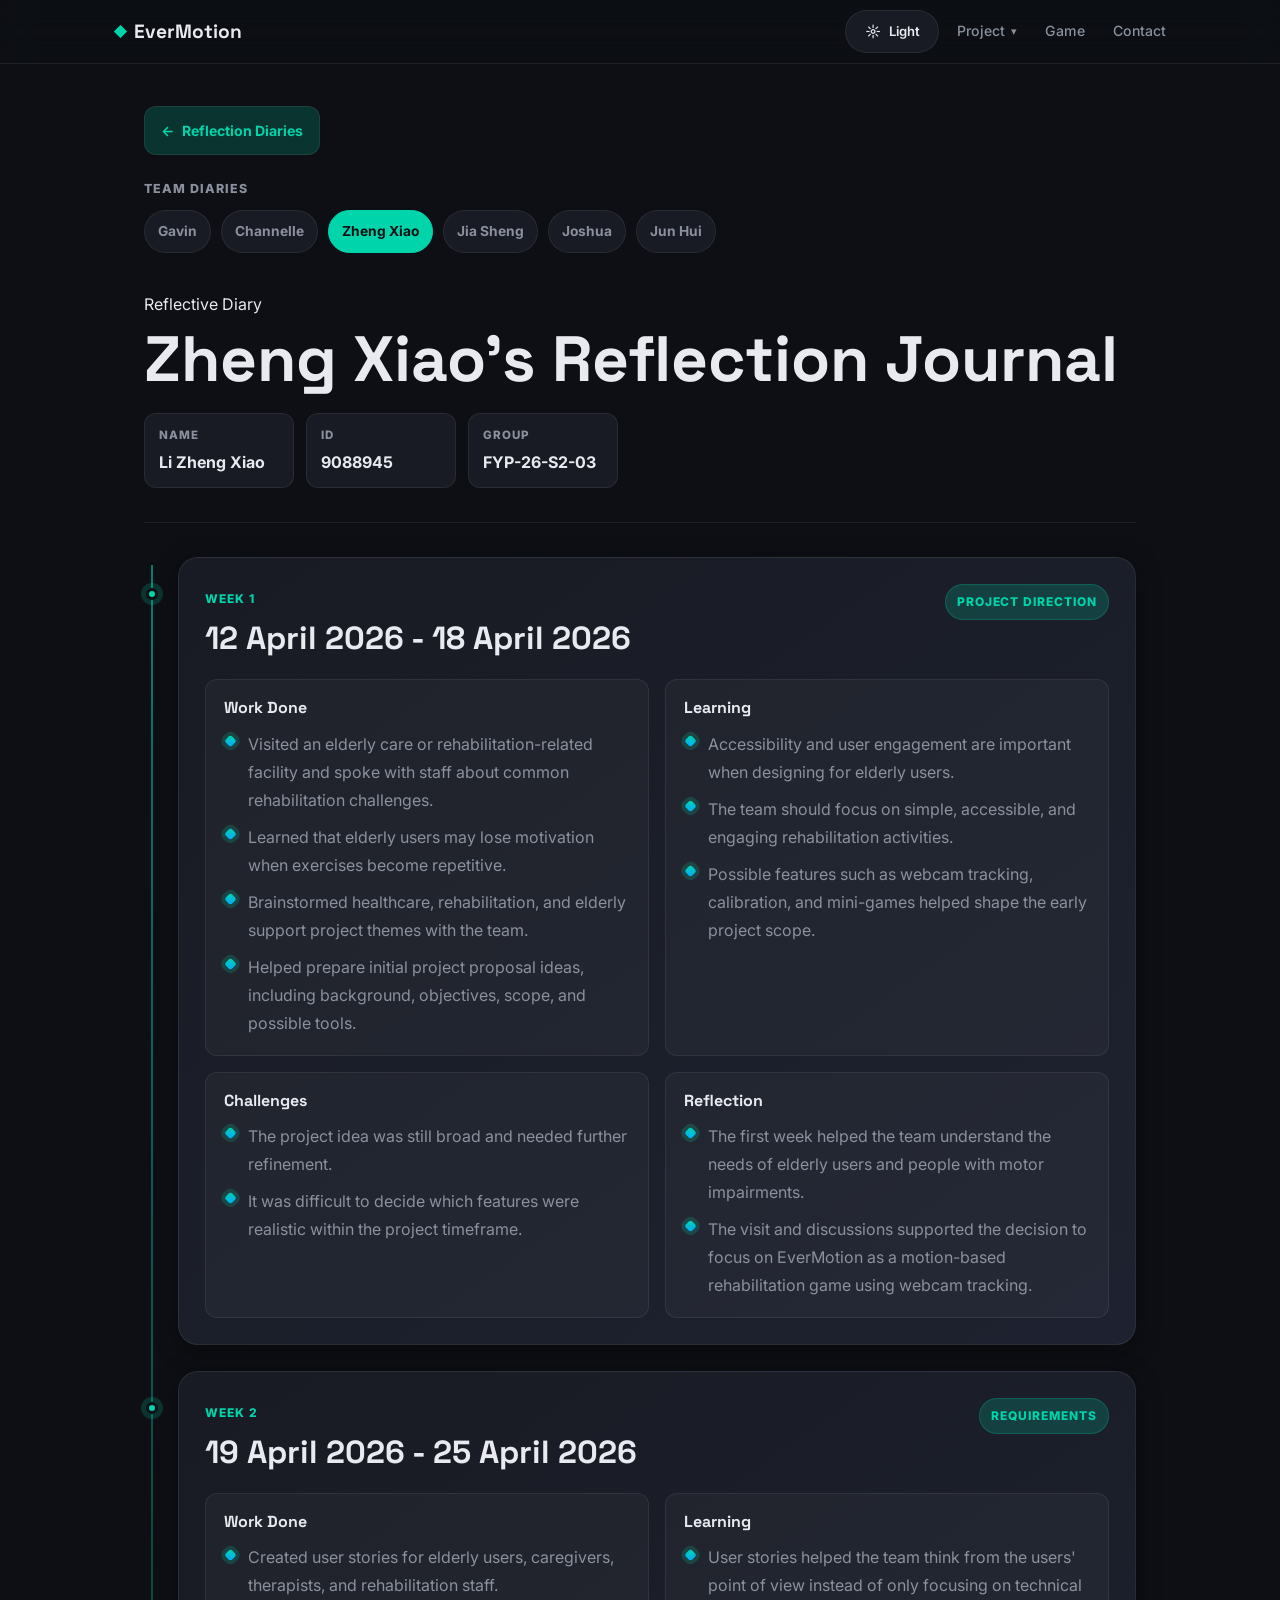
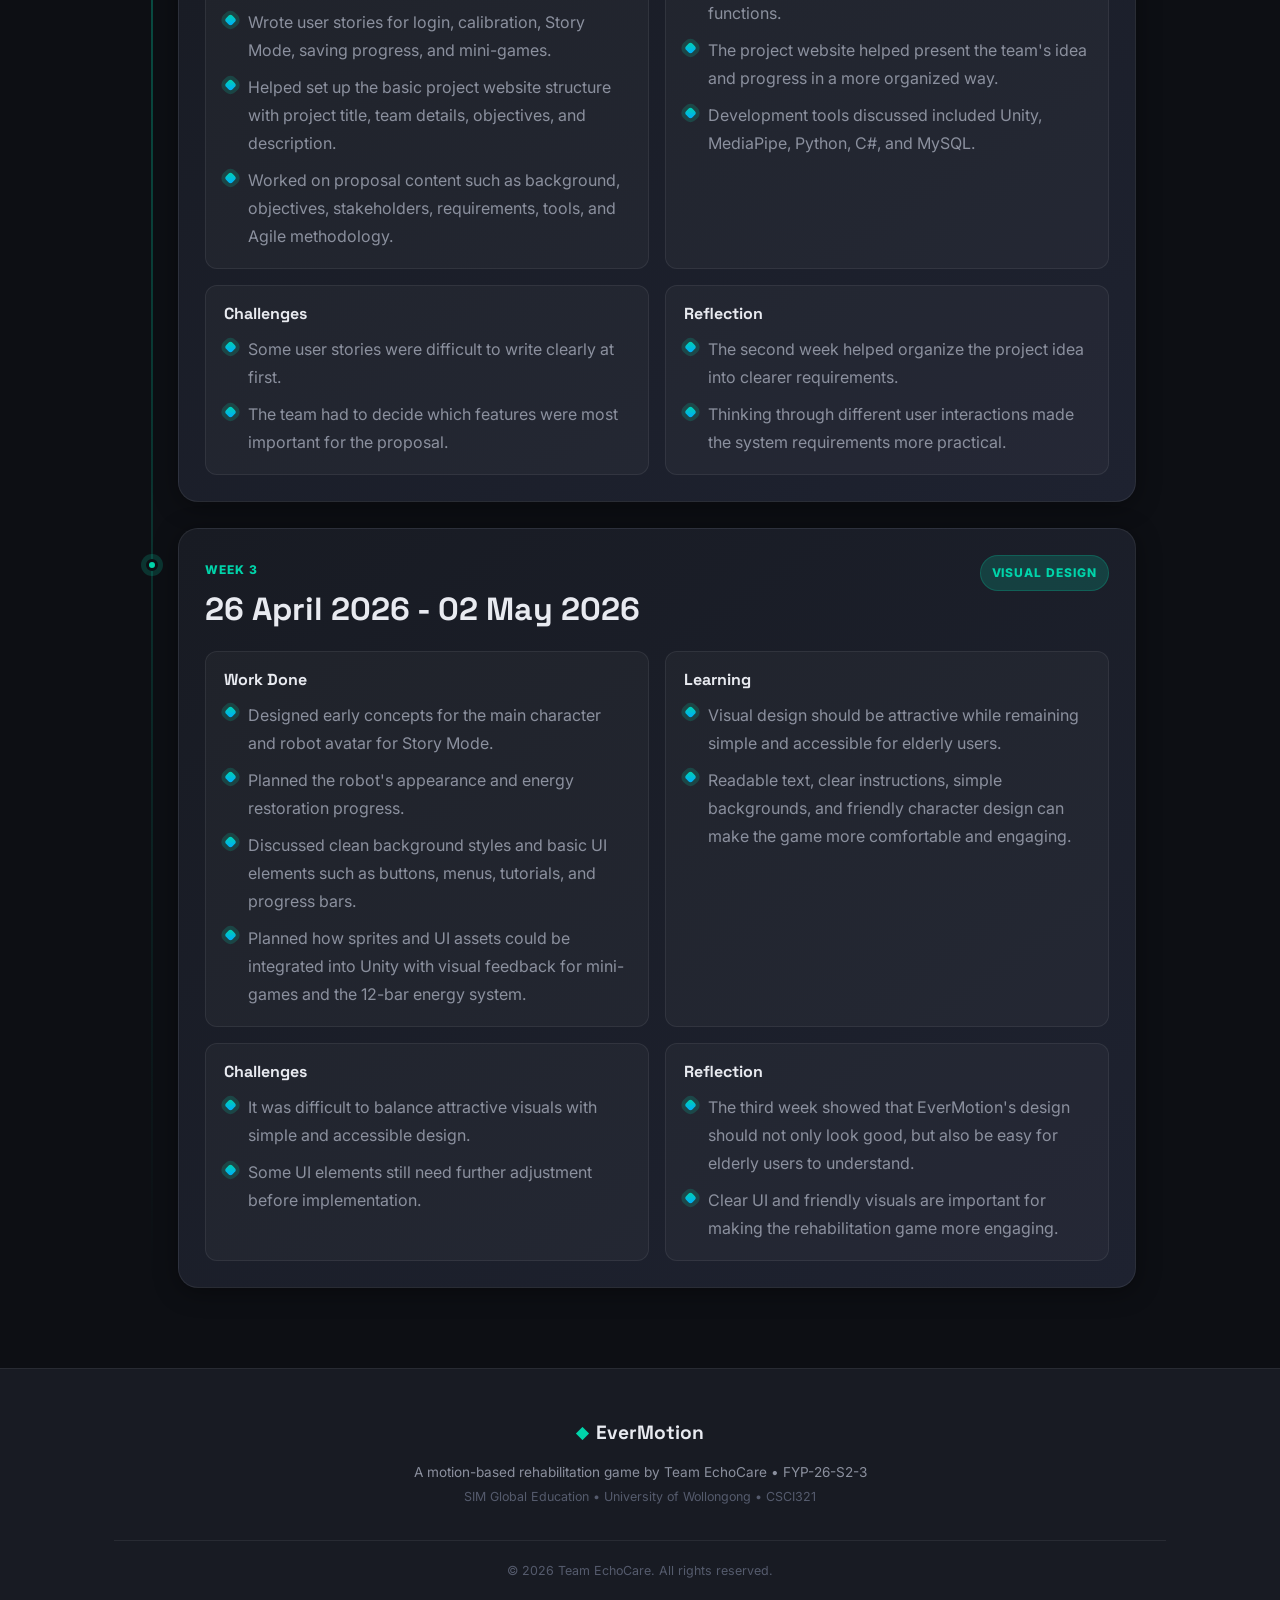
<file: FYP-ProjectWebsite/diary/ZXDiary.html>
<!DOCTYPE html>
<html lang="en">
<head>
  <meta charset="UTF-8" />
  <meta name="viewport" content="width=device-width, initial-scale=1.0" />
  <title>Zheng Xiao's Reflective Diary</title>
  <link rel="stylesheet" href="../css/styles.css" />
  <link rel="preconnect" href="https://fonts.googleapis.com" />
  <link rel="preconnect" href="https://fonts.gstatic.com" crossorigin />
  <link href="https://fonts.googleapis.com/css2?family=Inter:wght@300;400;500;600;700;800&family=Space+Grotesk:wght@400;500;600;700&display=swap" rel="stylesheet" />
</head>
<body>
  <!-- ===== NAVBAR ===== -->
  <nav class="navbar" id="navbar">
    <div class="nav-container">
      <a href="../index.html" class="nav-logo">
        <span class="logo-icon">&#9670;</span>
        EverMotion
      </a>
      <div class="nav-actions">
        <button class="theme-toggle" id="themeToggle" type="button" aria-label="Switch to light theme">
          <span class="theme-toggle-icon" aria-hidden="true">&#9788;</span>
          <span class="theme-toggle-label">Light</span>
        </button>
        <button class="nav-toggle" id="navToggle" aria-label="Toggle navigation">
          <span></span><span></span><span></span>
        </button>
        <ul class="nav-links" id="navLinks">
          <li class="mega-item">
            <button class="mega-trigger" type="button" aria-haspopup="true" aria-expanded="false">
              Project <span class="mega-caret" aria-hidden="true">&#9662;</span>
            </button>
            <div class="mega-menu" role="menu" aria-label="Project navigation">
              <a href="../index.html#about" role="menuitem">About</a>
              <a href="../index.html#features" role="menuitem">Features</a>
              <a href="../index.html#tech" role="menuitem">Tech Stack</a>
              <a href="../index.html#progress" role="menuitem">Progress</a>
              <a href="../document.html" role="menuitem">Administrative Documents</a>
              <a href="../document.html#reflectDiaries" role="menuitem">Reflection Diaries</a>
              <a href="../index.html#team" role="menuitem">Team</a>
              <a href="../index.html#media" role="menuitem">Media</a>
            </div>
          </li>
          <li><a class="nav-link" href="../index.html#games">Game</a></li>
          <li><a class="nav-link" href="../index.html#contact">Contact</a></li>
        </ul>
      </div>
    </div>
  </nav>
<main class="page-offset diary-page">
    <div class="diary-toolbar">
      <a class="diary-back-link" href="../document.html#reflectDiaries"><span aria-hidden="true">&larr;</span> Reflection Diaries</a>
    </div>
    <nav class="diary-switcher" aria-label="Team reflection diaries">
      <span class="diary-switcher-label">Team Diaries</span>
      <div class="diary-switcher-links">
        <a href="GavinDiary.html">Gavin</a>
        <a href="ccDiary.html">Channelle</a>
        <a class="active" href="ZXDiary.html" aria-current="page">Zheng Xiao</a>
        <a href="jsDiary.html">Jia Sheng</a>
        <a href="joshuaDiary.html">Joshua</a>
        <a href="JHDiary.html">Jun Hui</a>
      </div>
    </nav>

    <section class="diary-hero">
      <span class="section-kicker">Reflective Diary</span>
      <h1>Zheng Xiao's Reflection Journal</h1>
      <dl class="diary-profile">
        <div>
          <dt>Name</dt>
          <dd>Li Zheng Xiao</dd>
        </div>
        <div>
          <dt>ID</dt>
          <dd>9088945</dd>
        </div>
        <div>
          <dt>Group</dt>
          <dd>FYP-26-S2-03</dd>
        </div>
      </dl>
    </section>

    <section class="diary-timeline" aria-label="Zheng Xiao weekly reflections">
      <article class="diary-week">
        <header class="diary-week-header">
          <div>
            <span class="diary-week-label">Week 1</span>
            <h2>12 April 2026 - 18 April 2026</h2>
          </div>
          <span class="diary-week-tag">Project Direction</span>
        </header>

        <div class="diary-section-grid">
          <section class="diary-block">
            <h3>Work Done</h3>
            <ul>
              <li>Visited an elderly care or rehabilitation-related facility and spoke with staff about common rehabilitation challenges.</li>
              <li>Learned that elderly users may lose motivation when exercises become repetitive.</li>
              <li>Brainstormed healthcare, rehabilitation, and elderly support project themes with the team.</li>
              <li>Helped prepare initial project proposal ideas, including background, objectives, scope, and possible tools.</li>
            </ul>
          </section>

          <section class="diary-block">
            <h3>Learning</h3>
            <ul>
              <li>Accessibility and user engagement are important when designing for elderly users.</li>
              <li>The team should focus on simple, accessible, and engaging rehabilitation activities.</li>
              <li>Possible features such as webcam tracking, calibration, and mini-games helped shape the early project scope.</li>
            </ul>
          </section>

          <section class="diary-block">
            <h3>Challenges</h3>
            <ul>
              <li>The project idea was still broad and needed further refinement.</li>
              <li>It was difficult to decide which features were realistic within the project timeframe.</li>
            </ul>
          </section>

          <section class="diary-block">
            <h3>Reflection</h3>
            <ul>
              <li>The first week helped the team understand the needs of elderly users and people with motor impairments.</li>
              <li>The visit and discussions supported the decision to focus on EverMotion as a motion-based rehabilitation game using webcam tracking.</li>
            </ul>
          </section>
        </div>
      </article>

      <article class="diary-week">
        <header class="diary-week-header">
          <div>
            <span class="diary-week-label">Week 2</span>
            <h2>19 April 2026 - 25 April 2026</h2>
          </div>
          <span class="diary-week-tag">Requirements</span>
        </header>

        <div class="diary-section-grid">
          <section class="diary-block">
            <h3>Work Done</h3>
            <ul>
              <li>Created user stories for elderly users, caregivers, therapists, and rehabilitation staff.</li>
              <li>Wrote user stories for login, calibration, Story Mode, saving progress, and mini-games.</li>
              <li>Helped set up the basic project website structure with project title, team details, objectives, and description.</li>
              <li>Worked on proposal content such as background, objectives, stakeholders, requirements, tools, and Agile methodology.</li>
            </ul>
          </section>

          <section class="diary-block">
            <h3>Learning</h3>
            <ul>
              <li>User stories helped the team think from the users' point of view instead of only focusing on technical functions.</li>
              <li>The project website helped present the team's idea and progress in a more organized way.</li>
              <li>Development tools discussed included Unity, MediaPipe, Python, C#, and MySQL.</li>
            </ul>
          </section>

          <section class="diary-block">
            <h3>Challenges</h3>
            <ul>
              <li>Some user stories were difficult to write clearly at first.</li>
              <li>The team had to decide which features were most important for the proposal.</li>
            </ul>
          </section>

          <section class="diary-block">
            <h3>Reflection</h3>
            <ul>
              <li>The second week helped organize the project idea into clearer requirements.</li>
              <li>Thinking through different user interactions made the system requirements more practical.</li>
            </ul>
          </section>
        </div>
      </article>

      <article class="diary-week">
        <header class="diary-week-header">
          <div>
            <span class="diary-week-label">Week 3</span>
            <h2>26 April 2026 - 02 May 2026</h2>
          </div>
          <span class="diary-week-tag">Visual Design</span>
        </header>

        <div class="diary-section-grid">
          <section class="diary-block">
            <h3>Work Done</h3>
            <ul>
              <li>Designed early concepts for the main character and robot avatar for Story Mode.</li>
              <li>Planned the robot's appearance and energy restoration progress.</li>
              <li>Discussed clean background styles and basic UI elements such as buttons, menus, tutorials, and progress bars.</li>
              <li>Planned how sprites and UI assets could be integrated into Unity with visual feedback for mini-games and the 12-bar energy system.</li>
            </ul>
          </section>

          <section class="diary-block">
            <h3>Learning</h3>
            <ul>
              <li>Visual design should be attractive while remaining simple and accessible for elderly users.</li>
              <li>Readable text, clear instructions, simple backgrounds, and friendly character design can make the game more comfortable and engaging.</li>
            </ul>
          </section>

          <section class="diary-block">
            <h3>Challenges</h3>
            <ul>
              <li>It was difficult to balance attractive visuals with simple and accessible design.</li>
              <li>Some UI elements still need further adjustment before implementation.</li>
            </ul>
          </section>

          <section class="diary-block">
            <h3>Reflection</h3>
            <ul>
              <li>The third week showed that EverMotion's design should not only look good, but also be easy for elderly users to understand.</li>
              <li>Clear UI and friendly visuals are important for making the rehabilitation game more engaging.</li>
            </ul>
          </section>
        </div>
      </article>
    </section>
</main>

  <!-- ===== FOOTER ===== -->
  <footer class="footer">
    <div class="container">
      <div class="footer-top">
        <div class="footer-brand">
          <span class="logo-icon">&#9670;</span>
          <span>EverMotion</span>
        </div>
        <p>A motion-based rehabilitation game by Team EchoCare &bull; FYP-26-S2-3</p>
        <p class="footer-school">SIM Global Education &bull; University of Wollongong &bull; CSCI321</p>
      </div>
      <div class="footer-bottom">
        <p>&copy; 2026 Team EchoCare. All rights reserved.</p>
      </div>
    </div>
  </footer>
  <script src="../js/main.js"></script>
</body>
</html>
</file>
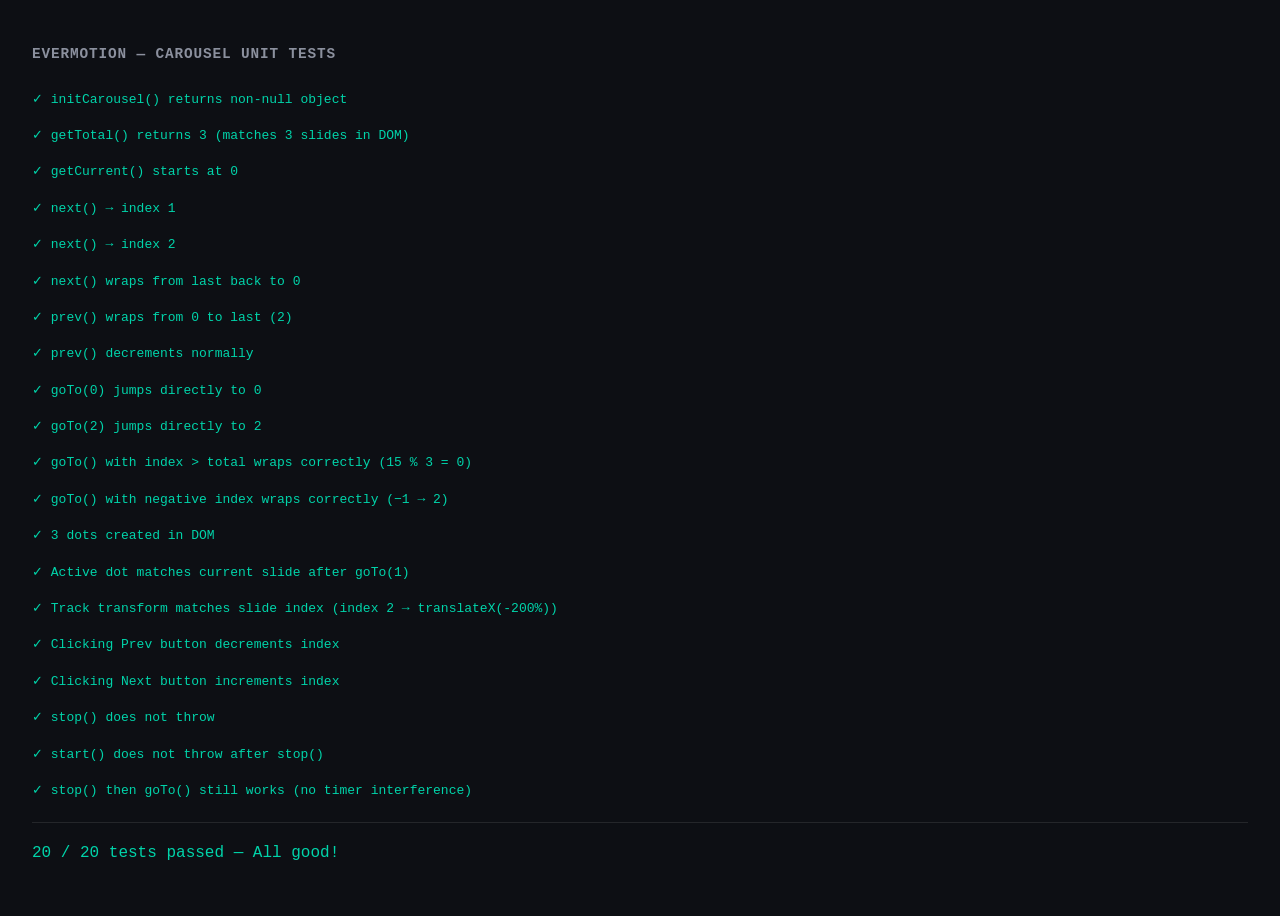
<file: FYP-ProjectWebsite/tests/carousel.test.html>
<!DOCTYPE html>
<html lang="en">
<head>
  <meta charset="UTF-8">
  <title>EverMotion — Carousel Unit Tests</title>
  <style>
    body { font-family: monospace; padding: 24px; background: #0d0f14; color: #e8eaf0; line-height: 1.8; }
    h1   { font-size: 0.9rem; color: #8b909e; margin-bottom: 20px; letter-spacing: 0.06em; text-transform: uppercase; }
    .pass { color: #00d4aa; }
    .fail { color: #ef4444; }
    .summary { margin-top: 20px; padding-top: 16px; border-top: 1px solid #ffffff18; font-size: 1rem; }
    .ok  { color: #00d4aa; }
    .err { color: #ef4444; }
  </style>
</head>
<body>
  <h1>EverMotion &mdash; Carousel Unit Tests</h1>
  <div id="results"></div>

  <!-- Minimal carousel DOM (hidden) — matches structure in index.html -->
  <div id="carouselOuter" style="display:none">
    <div class="carousel-viewport">
      <div id="carouselTrack" style="display:flex">
        <div class="carousel-slide">Slide 1</div>
        <div class="carousel-slide">Slide 2</div>
        <div class="carousel-slide">Slide 3</div>
      </div>
    </div>
    <button id="carouselPrev">Prev</button>
    <button id="carouselNext">Next</button>
    <div id="carouselDots"></div>
  </div>

  <script>
    /* ----------------------------------------------------------------
       Carousel logic — kept in sync with the version in js/main.js.
       If you change initCarousel() in main.js, update this copy too.
       Note: clickCooldown (650ms debounce on user nav) is intentionally
       omitted here so sequential test calls to goTo/next/prev work without
       async delays. The mouseleave fix (resetTimer vs startTimer) is kept.
    ---------------------------------------------------------------- */
    function initCarousel() {
      const track         = document.getElementById('carouselTrack');
      const dotsContainer = document.getElementById('carouselDots');
      const prevBtn       = document.getElementById('carouselPrev');
      const nextBtn       = document.getElementById('carouselNext');
      const outer         = document.getElementById('carouselOuter');

      if (!track) return null;

      const slides = Array.from(track.querySelectorAll('.carousel-slide'));
      const total  = slides.length;
      if (total === 0) return null;

      let current = 0;
      let timer   = null;
      const INTERVAL = 4500;

      function goTo(idx) {
        current = ((idx % total) + total) % total;
        track.style.transform = 'translateX(-' + (current * 100) + '%)';
        if (dotsContainer) {
          dotsContainer.querySelectorAll('.carousel-dot').forEach((dot, i) => {
            dot.classList.toggle('active', i === current);
          });
        }
      }

      function next()       { goTo(current + 1); }
      function prev()       { goTo(current - 1); }
      function startTimer() { if (!timer) timer = setInterval(next, INTERVAL); }
      function stopTimer()  { clearInterval(timer); timer = null; }
      function resetTimer() { stopTimer(); startTimer(); }

      slides.forEach((_, i) => {
        const dot = document.createElement('button');
        dot.className = 'carousel-dot' + (i === 0 ? ' active' : '');
        dot.setAttribute('aria-label', 'Go to game ' + (i + 1));
        dot.setAttribute('role', 'tab');
        dot.addEventListener('click', () => { goTo(i); resetTimer(); });
        if (dotsContainer) dotsContainer.appendChild(dot);
      });

      if (prevBtn) prevBtn.addEventListener('click', () => { prev(); resetTimer(); });
      if (nextBtn) nextBtn.addEventListener('click', () => { next(); resetTimer(); });

      if (outer) {
        outer.addEventListener('mouseenter', stopTimer);
        outer.addEventListener('mouseleave', resetTimer);
      }

      let touchStartX = 0;
      track.addEventListener('touchstart', e => { touchStartX = e.touches[0].clientX; }, { passive: true });
      track.addEventListener('touchend', e => {
        const dx = e.changedTouches[0].clientX - touchStartX;
        if (Math.abs(dx) > 50) { dx < 0 ? next() : prev(); resetTimer(); }
      }, { passive: true });

      startTimer();

      return { goTo, next, prev,
               getCurrent: () => current,
               getTotal:   () => total,
               stop:  stopTimer,
               start: startTimer };
    }

    /* ---- Tiny test runner ---- */
    const results = document.getElementById('results');
    let passed = 0, failed = 0;

    function test(name, fn) {
      try {
        fn();
        results.innerHTML += '<p class="pass">&#10003; ' + name + '</p>';
        passed++;
      } catch (e) {
        results.innerHTML += '<p class="fail">&#10007; ' + name + ' &mdash; ' + e.message + '</p>';
        failed++;
      }
    }

    function assert(condition, msg) {
      if (!condition) throw new Error(msg || 'Assertion failed');
    }

    function assertEqual(a, b, msg) {
      if (a !== b) throw new Error((msg ? msg + ' ' : '') + '(expected ' + JSON.stringify(b) + ', got ' + JSON.stringify(a) + ')');
    }

    /* ---- Tests ---- */
    const c = initCarousel();

    test('initCarousel() returns non-null object',
      () => assert(c !== null && typeof c === 'object'));

    test('getTotal() returns 3 (matches 3 slides in DOM)',
      () => assertEqual(c.getTotal(), 3));

    test('getCurrent() starts at 0',
      () => assertEqual(c.getCurrent(), 0));

    test('next() → index 1',
      () => { c.next(); assertEqual(c.getCurrent(), 1); });

    test('next() → index 2',
      () => { c.next(); assertEqual(c.getCurrent(), 2); });

    test('next() wraps from last back to 0',
      () => { c.next(); assertEqual(c.getCurrent(), 0); });

    test('prev() wraps from 0 to last (2)',
      () => { c.prev(); assertEqual(c.getCurrent(), 2); });

    test('prev() decrements normally',
      () => { c.prev(); assertEqual(c.getCurrent(), 1); });

    test('goTo(0) jumps directly to 0',
      () => { c.goTo(0); assertEqual(c.getCurrent(), 0); });

    test('goTo(2) jumps directly to 2',
      () => { c.goTo(2); assertEqual(c.getCurrent(), 2); });

    test('goTo() with index > total wraps correctly (15 % 3 = 0)',
      () => { c.goTo(15); assertEqual(c.getCurrent(), 0); });

    test('goTo() with negative index wraps correctly (−1 → 2)',
      () => { c.goTo(-1); assertEqual(c.getCurrent(), 2); });

    test('3 dots created in DOM',
      () => assertEqual(document.querySelectorAll('.carousel-dot').length, 3));

    test('Active dot matches current slide after goTo(1)',
      () => {
        c.goTo(1);
        const dots = document.querySelectorAll('.carousel-dot');
        assert(dots[1].classList.contains('active'),  'dot[1] not active');
        assert(!dots[0].classList.contains('active'), 'dot[0] wrongly active');
        assert(!dots[2].classList.contains('active'), 'dot[2] wrongly active');
      });

    test('Track transform matches slide index (index 2 → translateX(-200%))',
      () => {
        c.goTo(2);
        assertEqual(
          document.getElementById('carouselTrack').style.transform,
          'translateX(-200%)'
        );
      });

    test('Clicking Prev button decrements index',
      () => { c.goTo(2); document.getElementById('carouselPrev').click(); assertEqual(c.getCurrent(), 1); });

    test('Clicking Next button increments index',
      () => { c.goTo(0); document.getElementById('carouselNext').click(); assertEqual(c.getCurrent(), 1); });

    test('stop() does not throw',
      () => { c.stop(); assert(true); });

    test('start() does not throw after stop()',
      () => { c.start(); assert(true); });

    test('stop() then goTo() still works (no timer interference)',
      () => { c.stop(); c.goTo(0); assertEqual(c.getCurrent(), 0); });

    /* ---- Summary ---- */
    const total_tests = passed + failed;
    const cls = failed === 0 ? 'ok' : 'err';
    results.innerHTML +=
      '<p class="summary ' + cls + '">' +
        passed + ' / ' + total_tests + ' tests passed' +
        (failed > 0 ? ' &mdash; ' + failed + ' FAILED' : ' &mdash; All good!') +
      '</p>';
  </script>
</body>
</html>
</file>
<file: ABOUT US/style.css>
/* EVERMOTION // COMMERCIAL_TECH_STYLE_V4.0
   DESIGN SYSTEM: SOLANA_ULTRA_DARK
   FEATURES: AMBIENT_GLOW, BENTO_GRID, PORTAL_CENTERING
*/

:root {
    --bg-black: #000000;
    --bg-panel: #0a0a0a;
    --bg-card: #121212;
    --text-main: #ffffff;
    --text-muted: #94a3b8;
    --sol-green: #14f195;
    --sol-purple: #9945ff;
    --border-light: rgba(255, 255, 255, 0.08);
    --glass-heavy: rgba(20, 20, 20, 0.8);
    
    --ease-commercial: cubic-bezier(0.19, 1, 0.22, 1);
}

/* 全局重置 */
* {
    margin: 0;
    padding: 0;
    box-sizing: border-box;
    -webkit-font-smoothing: antialiased;
}

body {
    background-color: var(--bg-black);
    color: var(--text-main);
    font-family: 'Inter', -apple-system, sans-serif;
    line-height: 1.6;
    overflow-x: hidden;
}

/* --- 背景环境光 (Ambient Glows) --- */
.ambient-glow {
    position: fixed;
    width: 800px;
    height: 800px;
    border-radius: 50%;
    filter: blur(140px);
    z-index: -1;
    opacity: 0.15;
    pointer-events: none;
}
.glow-purple { top: -250px; left: -200px; background: var(--sol-purple); }
.glow-green { bottom: -250px; right: -200px; background: var(--sol-green); }

/* --- 顶级导航栏 --- */
.navbar {
    position: fixed;
    top: 0; width: 100%;
    display: flex; justify-content: space-between; align-items: center;
    padding: 1.2rem 5%;
    background: var(--glass-heavy);
    backdrop-filter: blur(25px);
    border-bottom: 1px solid var(--border-light);
    z-index: 1000;
}
.nav-brand { display: flex; align-items: center; gap: 12px; font-weight: 800; font-size: 1.3rem; }
.logo-icon { width: 22px; height: 22px; border-radius: 50%; background: linear-gradient(45deg, var(--sol-green), var(--sol-purple)); box-shadow: 0 0 20px rgba(20, 241, 149, 0.5); }
.nav-links a { color: var(--text-muted); text-decoration: none; margin: 0 1.5rem; font-weight: 600; font-size: 0.9rem; transition: color 0.3s; }
.nav-links a:hover { color: var(--text-main); }

/* --- 核心按钮体系 --- */
.btn-primary {
    background: linear-gradient(90deg, var(--sol-green), var(--sol-purple));
    color: #000; border: none; padding: 0.8rem 1.8rem;
    border-radius: 50px; font-weight: 700; cursor: pointer;
    transition: transform 0.2s, box-shadow 0.2s;
}
.btn-primary:hover { transform: translateY(-2px); box-shadow: 0 10px 20px rgba(153, 69, 255, 0.3); }

.massive-btn { padding: 1.2rem 3rem; font-size: 1.1rem; }

/* --- Hero 主展示区 --- */
.hero {
    min-height: 100vh;
    display: flex; flex-direction: column; justify-content: center; align-items: center;
    text-align: center; padding: 0 5%;
}
.hero-title { font-size: 6rem; font-weight: 800; line-height: 1; margin-bottom: 2rem; letter-spacing: -3px; }
.gradient-text { background: linear-gradient(90deg, var(--sol-green), var(--sol-purple)); -webkit-background-clip: text; -webkit-text-fill-color: transparent; }
.hero-subtitle { font-size: 1.3rem; color: var(--text-muted); max-width: 650px; margin-bottom: 3rem; }

/* --- Vision 区域 --- */
.vision-section { padding: 6rem 5%; max-width: 1300px; margin: 0 auto; }
.vision-grid { display: grid; grid-template-columns: repeat(3, 1fr); gap: 2.5rem; }
.vision-card {
    background: var(--bg-panel); border: 1px solid var(--border-light);
    border-radius: 32px; padding: 3.5rem 2.5rem; text-align: center;
    transition: transform 0.4s var(--ease-commercial), border-color 0.4s;
}
.vision-card:hover { transform: translateY(-10px); border-color: rgba(255, 255, 255, 0.2); background: rgba(255,255,255,0.02); }

.card-icon-blob {
    font-size: 2.5rem; margin-bottom: 1.5rem; display: inline-block;
    width: 80px; height: 80px; line-height: 80px;
    background: radial-gradient(circle at center, rgba(153, 69, 255, 0.1), transparent);
    border-radius: 50%; border: 1px solid rgba(153, 69, 255, 0.2);
}
.vision-card h3 { font-size: 1.6rem; margin-bottom: 1rem; letter-spacing: -0.5px; }
.vision-card p { color: var(--text-muted); font-size: 0.95rem; line-height: 1.7; }

/* --- 游戏生态区 (Bento) --- */
.games-section { padding: 10rem 5%; max-width: 1300px; margin: 0 auto; }
.section-title { font-size: 4rem; font-weight: 800; text-align: center; margin-bottom: 5rem; }

.bento-games { display: grid; grid-template-columns: repeat(2, 1fr); gap: 2.5rem; }
.game-card {
    background: var(--bg-panel); border: 1px solid var(--border-light);
    border-radius: 40px; padding: 4rem; position: relative; overflow: hidden;
    transition: 0.3s;
}
.game-card:hover { border-color: rgba(255, 255, 255, 0.3); }

.game-card.expandable { cursor: pointer; }

.game-card.expanded {
    border-color: var(--sol-purple);
    box-shadow: 0 0 30px rgba(153, 69, 255, 0.2);
}

.status-badge {
    padding: 0.4rem 1.2rem; border-radius: 30px; font-size: 0.75rem; font-weight: 800;
    text-transform: uppercase; border: 1px solid currentColor; margin-bottom: 2rem; display: inline-block;
}
.live { color: var(--sol-green); }
.dev { color: var(--sol-purple); }
.plan { color: var(--text-muted); }

.btn-outline {
    background: transparent; color: var(--text-main);
    border: 1px solid var(--border-light); padding: 0.8rem 1.8rem;
    border-radius: 50px; font-weight: 600; cursor: pointer; transition: 0.3s;
}
.btn-outline:hover { border-color: var(--sol-green); color: var(--sol-green); background: rgba(20, 241, 149, 0.05); }

.expand-btn {
    margin-top: 1.5rem;
    background: linear-gradient(90deg, var(--sol-green), var(--sol-purple));
    color: #000;
    border: none;
}
.expand-btn:hover {
    transform: translateY(-2px);
    box-shadow: 0 5px 15px rgba(153, 69, 255, 0.3);
}

/* --- 下拉模块样式 --- */
.module-dropdown {
    max-height: 0;
    overflow: hidden;
    transition: max-height 0.5s ease-in-out, padding 0.5s ease-in-out;
    background: rgba(20, 20, 20, 0.95);
    border-radius: 0 0 40px 40px;
    margin-top: 1rem;
}

.game-card.expanded .module-dropdown {
    max-height: 300px;
    padding: 2rem;
}

.dropdown-content h4 {
    color: var(--sol-green);
    font-size: 1.2rem;
    margin-bottom: 1.5rem;
    font-weight: 700;
}

.resource-list {
    display: flex;
    flex-direction: column;
    gap: 1rem;
}

.resource-link {
    color: var(--text-main);
    text-decoration: none;
    padding: 0.8rem 1.2rem;
    border-radius: 25px;
    border: 1px solid var(--border-light);
    transition: all 0.3s ease;
    display: inline-flex;
    align-items: center;
    gap: 0.5rem;
    font-weight: 500;
}

.resource-link:hover {
    border-color: var(--sol-purple);
    background: rgba(153, 69, 255, 0.1);
    transform: translateX(5px);
}

.pdf-link:hover { border-color: var(--sol-green); background: rgba(20, 241, 149, 0.1); }
.demo-link:hover { border-color: #ff6b6b; background: rgba(255, 107, 107, 0.1); }
.video-link:hover { border-color: #ffd93d; background: rgba(255, 217, 61, 0.1); }
.research-link:hover { border-color: #6bcf7f; background: rgba(107, 207, 127, 0.1); }
.roadmap-link:hover { border-color: #4ecdc4; background: rgba(78, 205, 196, 0.1); }
.newsletter-link:hover { border-color: #45b7d1; background: rgba(69, 183, 209, 0.1); }
.concept-link:hover { border-color: #f7dc6f; background: rgba(247, 220, 111, 0.1); }
.timeline-link:hover { border-color: #bb8fce; background: rgba(187, 143, 206, 0.1); }

/* --- 贡献者 Pills --- */
.team-section { padding: 5rem 5% 10rem; }
.team-compact-grid { display: flex; flex-wrap: wrap; justify-content: center; gap: 1.5rem; }
.team-pill {
    display: flex; align-items: center; gap: 1rem;
    background: var(--bg-panel); border: 1px solid var(--border-light);
    padding: 0.6rem 2rem 0.6rem 0.6rem; border-radius: 60px;
    cursor: pointer; transition: 0.3s;
}
.team-pill:hover { border-color: var(--sol-purple); transform: translateY(-3px); }
.avatar { width: 44px; height: 44px; background: #222; border-radius: 50%; display: flex; align-items: center; justify-content: center; font-weight: 800; color: var(--sol-green); }

/* --- Admin Portal --- */
.admin-portal-wrapper {
    padding: 10rem 5%;
    display: flex; justify-content: center;
    background: radial-gradient(circle at center, rgba(153, 69, 255, 0.05) 0%, transparent 70%);
}
.portal-cta {
    text-align: center; max-width: 800px; width: 100%;
    padding: 6rem 3rem; border: 1px solid var(--border-light);
    border-radius: 48px; background: rgba(10, 10, 10, 0.4); backdrop-filter: blur(10px);
}
.portal-title { font-size: 3.5rem; font-weight: 800; margin-bottom: 1.5rem; letter-spacing: -2px; }
.portal-text { font-size: 1.2rem; color: var(--text-muted); margin-bottom: 3.5rem; line-height: 1.8; }

.massive-glow-btn {
    display: inline-flex; align-items: center; gap: 15px;
    background: linear-gradient(90deg, var(--sol-green), var(--sol-purple));
    color: #000; text-decoration: none; padding: 1.4rem 4rem;
    border-radius: 60px; font-weight: 800; font-size: 1.2rem;
    transition: all 0.4s var(--ease-commercial);
    box-shadow: 0 0 40px rgba(153, 69, 255, 0.2);
}
.massive-glow-btn:hover {
    transform: scale(1.05);
    box-shadow: 0 0 60px rgba(153, 69, 255, 0.4);
}
.arrow-icon { font-style: normal; font-size: 1.4rem; }

/* --- 右侧抽屉样式 --- */
.side-drawer-container { position: fixed; inset: 0; z-index: 2000; display: none; }
.side-drawer-container.active { display: block; }
.drawer-backdrop { position: absolute; inset: 0; background: rgba(0,0,0,0.8); backdrop-filter: blur(10px); }
.drawer-panel { position: absolute; right: 0; top: 0; width: 100%; max-width: 500px; height: 100%; background: var(--bg-panel); border-left: 1px solid var(--border-light); padding: 4rem 3rem; transform: translateX(100%); transition: transform 0.5s var(--ease-commercial); }
.side-drawer-container.active .drawer-panel { transform: translateX(0); }

.close-drawer-btn { position: absolute; left: 1.5rem; top: 1.5rem; background: none; border: none; color: white; font-size: 1.5rem; cursor: pointer; }

/* 响应式适配 */
@media (max-width: 768px) {
    .hero-title { font-size: 3.5rem; }
    .vision-grid, .bento-games { grid-template-columns: 1fr; }
    .portal-title { font-size: 2.5rem; }
    .massive-glow-btn { width: 100%; justify-content: center; }
}/* --- Archive 页面气泡 UI 增强 --- */
.archive-page .archive-module {
    background: rgba(255, 255, 255, 0.03);
    backdrop-filter: blur(15px);
    border: 1px solid rgba(255, 255, 255, 0.08);
    border-radius: 24px; /* 柔性大圆角 */
    margin-bottom: 1.5rem;
    overflow: hidden;
    transition: all 0.4s cubic-bezier(0.19, 1, 0.22, 1);
}

.archive-page .archive-module:hover {
    border-color: rgba(153, 69, 255, 0.3);
    background: rgba(255, 255, 255, 0.05);
    transform: translateY(-2px);
}

/* 激活状态下的气泡效果 */
.archive-page .archive-module.expanded {
    background: rgba(20, 20, 20, 0.6);
    border-color: var(--sol-purple);
    box-shadow: 0 20px 40px rgba(0, 0, 0, 0.4);
}

.module-trigger {
    padding: 1.5rem 2rem;
    display: flex;
    align-items: center;
    cursor: pointer;
    gap: 1.5rem;
}

.module-visual {
    font-size: 1.5rem;
    width: 50px;
    height: 50px;
    background: rgba(255, 255, 255, 0.05);
    border-radius: 15px;
    display: flex;
    align-items: center;
    justify-content: center;
}

.module-info h3 {
    font-size: 1.25rem;
    margin-bottom: 0.2rem;
}

.module-meta {
    margin-left: auto;
    display: flex;
    align-items: center;
    gap: 1rem;
}

/* 下拉内容的包装容器 */
.module-content {
    max-height: 0;
    overflow: hidden;
    transition: all 0.5s cubic-bezier(0.19, 1, 0.22, 1);
    padding: 0 2rem;
    opacity: 0;
}

.archive-module.expanded .module-content {
    max-height: 500px; /* 足够容纳内容的高度 */
    padding: 1rem 2rem 2rem 2rem;
    opacity: 1;
}

/* 列表项气泡化 */
.doc-item-row {
    background: rgba(255, 255, 255, 0.03);
    border-radius: 16px;
    padding: 1rem 1.5rem;
    margin-top: 0.8rem;
    display: flex;
    justify-content: space-between;
    align-items: center;
    border: 1px solid transparent;
    transition: 0.3s;
}

.doc-item-row:hover {
    background: rgba(153, 69, 255, 0.1);
    border-color: rgba(153, 69, 255, 0.2);
}

.doc-action {
    color: var(--sol-green);
    text-decoration: none;
    font-weight: 600;
    font-size: 0.9rem;
    padding: 0.5rem 1rem;
    border-radius: 12px;
    background: rgba(20, 241, 149, 0.1);
    transition: 0.3s;
}

.doc-action:hover {
    background: var(--sol-green);
    color: #000;
}

/* 箭头旋转动画 */
.expand-chevron {
    transition: transform 0.4s ease;
    color: var(--text-muted);
}

.archive-module.expanded .expand-chevron {
    transform: rotate(180deg);
    color: var(--sol-purple);
}
</file>
<file: FYP-ProjectWebsite/css/styles.css>
/* ============================================================
   EverMotion Project Website – Styles
   ============================================================ */

/* ---------- Reset & Base ---------- */
*, *::before, *::after { box-sizing: border-box; margin: 0; padding: 0; }

:root {
  --bg:        #0d0f14;
  --bg-alt:    #111318;
  --surface:   #181b23;
  --surface2:  #1e2230;
  --border:    #ffffff12;
  --accent:    #00d4aa;
  --accent2:   #0af;
  --accent-dim:#00d4aa30;
  --text:      #e8eaf0;
  --text-muted:#8b909e;
  --text-dim:  #555b6d;
  --radius:    12px;
  --radius-lg: 20px;
  --shadow:    0 4px 24px #00000060;
  --nav-h:     64px;
  --transition: 0.25s ease;
  --nav-bg:    #0d0f14cc;
  --nav-bg-scrolled: #0d0f14f0;
  --hero-orb-3: #a855f7;
  --problem:   #ff6b6b;
  --optional:  #a855f7;
  --optional-dim: #a855f720;
  --optional-border: #a855f744;
  --leader:    #ffd166;
  --scrollbar-track: var(--surface2);
}

body[data-theme="light"] {
  --bg:        #f4f7fb;
  --bg-alt:    #eaf0f7;
  --surface:   #ffffff;
  --surface2:  #dfe7f2;
  --border:    #18314f1a;
  --accent:    #008e73;
  --accent2:   #1b74d1;
  --accent-dim:#008e7318;
  --text:      #132033;
  --text-muted:#4d617a;
  --text-dim:  #72839a;
  --shadow:    0 10px 30px rgba(22, 35, 56, 0.12);
  --nav-bg:    rgba(244, 247, 251, 0.88);
  --nav-bg-scrolled: rgba(244, 247, 251, 0.96);
  --hero-orb-3: #8b5cf6;
  --problem:   #dc4c64;
  --optional:  #7c3aed;
  --optional-dim: #7c3aed14;
  --optional-border: #7c3aed33;
  --leader:    #b7791f;
  --scrollbar-track: #ccd8e7;
}

html { scroll-behavior: smooth; }

body {
  font-family: 'Inter', sans-serif;
  background: var(--bg);
  color: var(--text);
  line-height: 1.65;
  overflow-x: hidden;
}

h1,h2,h3,h4,h5 {
  font-family: 'Space Grotesk', sans-serif;
  line-height: 1.2;
}

a { color: var(--accent); text-decoration: none; transition: opacity var(--transition); }
a:hover { opacity: 0.8; }

ul { list-style: none; }

img { display: block; max-width: 100%; }

.accent { color: var(--accent); }

/* ---------- Layout ---------- */
.container {
  max-width: 1100px;
  margin: 0 auto;
  padding: 0 24px;
}

.section {
  padding: 96px 0;
}

.section-alt {
  background: var(--bg-alt);
}

/* ---------- Section Header ---------- */
.section-header {
  text-align: center;
  margin-bottom: 56px;
  position: relative;
}

.section-header.left-align {
  text-align: left;
}

.section-tag {
  display: inline-block;
  font-size: 0.72rem;
  font-weight: 700;
  letter-spacing: 0.14em;
  text-transform: uppercase;
  color: var(--accent);
  background: var(--accent-dim);
  border: 1px solid var(--accent)44;
  padding: 4px 12px;
  border-radius: 100px;
  margin-bottom: 14px;
}

.section-header h2 {
  font-size: clamp(1.8rem, 3.5vw, 2.6rem);
  font-weight: 700;
  color: var(--text);
}

.section-sub {
  margin-top: 8px;
  color: var(--text-muted);
  font-size: 0.92rem;
}

/* ---------- Buttons ---------- */
.btn {
  display: inline-flex;
  align-items: center;
  gap: 8px;
  padding: 12px 28px;
  border-radius: 8px;
  font-size: 0.92rem;
  font-weight: 600;
  cursor: pointer;
  transition: all var(--transition);
  border: none;
}

.btn-primary {
  background: var(--accent);
  color: #0d0f14;
}
.btn-primary:hover { background: #00f5c4; opacity: 1; transform: translateY(-1px); }

.btn-ghost {
  background: transparent;
  color: var(--text);
  border: 1px solid var(--border);
}
.btn-ghost:hover { border-color: var(--accent); color: var(--accent); opacity: 1; }

/* ============================================================
   NAVBAR
   ============================================================ */
.navbar {
  position: fixed;
  top: 0; left: 0; right: 0;
  z-index: 100;
  height: var(--nav-h);
  background: var(--nav-bg);
  backdrop-filter: blur(16px);
  border-bottom: 1px solid var(--border);
  transition: background var(--transition);
}

.navbar.scrolled {
  background: var(--nav-bg-scrolled);
}

.nav-container {
  max-width: 1100px;
  margin: 0 auto;
  padding: 0 24px;
  height: 100%;
  display: flex;
  align-items: center;
  justify-content: space-between;
}

.nav-actions {
  display: flex;
  align-items: center;
  gap: 18px;
}

.nav-logo {
  font-family: 'Space Grotesk', sans-serif;
  font-size: 1.2rem;
  font-weight: 700;
  color: var(--text);
  display: flex;
  align-items: center;
  gap: 8px;
}
.nav-logo:hover { opacity: 1; }

.logo-icon {
  color: var(--accent);
  font-size: 1rem;
}

.nav-links {
  display: flex;
  align-items: center;
  gap: 28px;
}

.nav-links > li {
  position: relative;
}

.nav-link,
.mega-trigger {
  display: inline-flex;
  align-items: center;
  gap: 6px;
  padding: 8px 0;
  color: var(--text-muted);
  font-size: 0.88rem;
  font-weight: 500;
  line-height: 1;
  transition: color var(--transition);
}

.mega-trigger {
  border: 0;
  background: transparent;
  font-family: inherit;
  cursor: pointer;
}

.nav-link:hover,
.nav-link.active,
.mega-trigger:hover,
.mega-trigger.active {
  color: var(--accent);
  opacity: 1;
}

.mega-caret {
  font-size: 0.68rem;
  line-height: 1;
  transition: transform var(--transition);
}

.mega-item::after {
  content: "";
  position: absolute;
  top: 100%;
  left: -18px;
  right: -18px;
  height: 16px;
}

.mega-menu {
  position: absolute;
  top: calc(100% + 12px);
  right: 0;
  z-index: 120;
  display: grid;
  grid-template-columns: repeat(2, minmax(0, 1fr));
  gap: 8px;
  width: min(420px, calc(100vw - 48px));
  padding: 14px;
  border: 1px solid var(--border);
  border-radius: 8px;
  background: var(--surface);
  box-shadow: var(--shadow);
  opacity: 0;
  visibility: hidden;
  pointer-events: none;
  transform: translateY(8px);
  transition: opacity var(--transition), transform var(--transition), visibility var(--transition);
}

.mega-menu a {
  display: flex;
  align-items: center;
  min-height: 40px;
  padding: 10px 12px;
  border-radius: 8px;
  color: var(--text-muted);
  font-size: 0.86rem;
  font-weight: 600;
  transition: color var(--transition), background var(--transition);
}

.mega-menu a:hover,
.mega-menu a.active {
  color: var(--accent);
  background: var(--accent-dim);
  opacity: 1;
}

.mega-item:hover .mega-menu,
.mega-item:focus-within .mega-menu {
  opacity: 1;
  visibility: visible;
  pointer-events: auto;
  transform: translateY(0);
}

.mega-item:hover .mega-caret,
.mega-item:focus-within .mega-caret {
  transform: rotate(180deg);
}

.theme-toggle {
  display: inline-flex;
  align-items: center;
  gap: 8px;
  min-width: 94px;
  justify-content: center;
  padding: 10px 14px;
  border-radius: 999px;
  border: 1px solid var(--border);
  background: var(--surface);
  color: var(--text);
  font: inherit;
  font-size: 0.82rem;
  font-weight: 600;
  cursor: pointer;
  transition: all var(--transition);
}

.theme-toggle:hover {
  border-color: var(--accent)44;
  color: var(--accent);
}

.theme-toggle-icon {
  font-size: 0.95rem;
  line-height: 1;
}

.nav-toggle {
  display: none;
  flex-direction: column;
  gap: 5px;
  background: none;
  border: none;
  cursor: pointer;
  padding: 4px;
}
.nav-toggle span {
  display: block;
  width: 22px;
  height: 2px;
  background: var(--text);
  border-radius: 2px;
  transition: all var(--transition);
}

/* ============================================================
   HERO
   ============================================================ */
.hero {
  position: relative;
  min-height: 100vh;
  display: flex;
  flex-direction: column;
  align-items: center;
  justify-content: center;
  text-align: center;
  overflow: hidden;
  padding: calc(var(--nav-h) + 40px) 24px 80px;
}

.hero-bg {
  position: absolute;
  inset: 0;
  pointer-events: none;
}

.hero-orb {
  position: absolute;
  border-radius: 50%;
  filter: blur(80px);
  opacity: 0.18;
}

.orb-1 {
  width: 600px; height: 600px;
  background: var(--accent);
  top: -150px; left: -200px;
}
.orb-2 {
  width: 400px; height: 400px;
  background: var(--accent2);
  bottom: -100px; right: -100px;
}
.orb-3 {
  width: 300px; height: 300px;
  background: var(--hero-orb-3);
  top: 40%; right: 20%;
  opacity: 0.1;
}

.grid-overlay {
  position: absolute;
  inset: 0;
  background-image:
    linear-gradient(var(--border) 1px, transparent 1px),
    linear-gradient(90deg, var(--border) 1px, transparent 1px);
  background-size: 60px 60px;
  mask-image: radial-gradient(ellipse 80% 60% at 50% 50%, black 40%, transparent 100%);
}

.hero-content {
  position: relative;
  z-index: 1;
  max-width: 720px;
}

.hero-badge {
  display: inline-block;
  font-size: 0.75rem;
  font-weight: 600;
  letter-spacing: 0.08em;
  color: var(--text-muted);
  border: 1px solid var(--border);
  border-radius: 100px;
  padding: 6px 16px;
  margin-bottom: 24px;
  background: var(--surface);
}

.hero-title {
  font-size: clamp(3.5rem, 10vw, 7rem);
  font-weight: 800;
  letter-spacing: -0.03em;
  color: var(--text);
  margin-bottom: 16px;
  line-height: 1;
}

.hero-slogan {
  font-size: clamp(1rem, 2.5vw, 1.3rem);
  color: var(--accent);
  font-weight: 500;
  margin-bottom: 20px;
}

.hero-desc {
  font-size: 1rem;
  color: var(--text-muted);
  max-width: 560px;
  margin: 0 auto 36px;
}

.hero-cta {
  display: flex;
  gap: 16px;
  justify-content: center;
  flex-wrap: wrap;
}

.hero-scroll-hint {
  position: absolute;
  bottom: 32px;
  left: 50%;
  transform: translateX(-50%);
  display: flex;
  flex-direction: column;
  align-items: center;
  gap: 8px;
  color: var(--text-dim);
  font-size: 0.75rem;
  letter-spacing: 0.08em;
  text-transform: uppercase;
  z-index: 1;
}

.scroll-arrow {
  width: 1px;
  height: 40px;
  background: linear-gradient(to bottom, var(--accent), transparent);
  animation: scrollPulse 1.8s ease-in-out infinite;
}

@keyframes scrollPulse {
  0%, 100% { opacity: 0.3; transform: scaleY(0.8); }
  50% { opacity: 1; transform: scaleY(1); }
}

/* ============================================================
   ABOUT
   ============================================================ */
.about-grid {
  display: grid;
  grid-template-columns: 1fr 1fr;
  gap: 24px;
  margin-bottom: 56px;
}

.about-card {
  background: var(--surface);
  border: 1px solid var(--border);
  border-radius: var(--radius-lg);
  padding: 32px;
  transition: border-color var(--transition);
}
.about-card:hover { border-color: var(--accent)44; }

.about-card-icon {
  font-size: 2rem;
  margin-bottom: 16px;
}

.problem .about-card-icon { color: var(--problem); }
.solution .about-card-icon { color: var(--accent); }

.about-card h3 {
  font-size: 1.2rem;
  margin-bottom: 12px;
  color: var(--text);
}

.about-card p {
  color: var(--text-muted);
  font-size: 0.95rem;
}

.why-matters, .target-users {
  margin-bottom: 48px;
}

.why-matters h3, .target-users h3 {
  font-size: 1.1rem;
  margin-bottom: 20px;
  color: var(--text-muted);
  font-weight: 500;
}

.impact-pills {
  display: flex;
  flex-wrap: wrap;
  gap: 12px;
}

.pill {
  display: flex;
  align-items: center;
  gap: 8px;
  padding: 10px 18px;
  background: var(--surface);
  border: 1px solid var(--border);
  border-radius: 100px;
  font-size: 0.88rem;
  color: var(--text-muted);
  transition: all var(--transition);
}
.pill:hover { border-color: var(--accent)44; color: var(--text); }
.pill-icon { font-size: 1rem; }

.user-cards {
  display: grid;
  grid-template-columns: repeat(4, 1fr);
  gap: 16px;
}

.user-card {
  background: var(--surface);
  border: 1px solid var(--border);
  border-radius: var(--radius);
  padding: 24px 16px;
  text-align: center;
  transition: all var(--transition);
}
.user-card:hover { border-color: var(--accent)44; transform: translateY(-2px); }

.user-icon { font-size: 2rem; margin-bottom: 10px; }
.user-card p { font-size: 0.85rem; color: var(--text-muted); }

/* ============================================================
   FEATURES
   ============================================================ */
.features-grid {
  display: grid;
  grid-template-columns: repeat(4, 1fr);
  gap: 20px;
  margin-bottom: 64px;
}

.feature-card {
  background: var(--surface);
  border: 1px solid var(--border);
  border-radius: var(--radius-lg);
  padding: 28px 24px;
  transition: all var(--transition);
}
.feature-card:hover { border-color: var(--accent)55; transform: translateY(-3px); box-shadow: var(--shadow); }

.feature-icon {
  font-size: 2rem;
  margin-bottom: 14px;
}

.feature-card h3 {
  font-size: 1rem;
  margin-bottom: 10px;
  color: var(--text);
}

.feature-card p { font-size: 0.88rem; color: var(--text-muted); }

.mini-games h3 {
  font-size: 1.4rem;
  margin-bottom: 24px;
  color: var(--text);
}

.games-grid {
  display: grid;
  grid-template-columns: repeat(4, 1fr);
  gap: 20px;
}

.game-card {
  background: var(--surface);
  border: 1px solid var(--border);
  border-radius: var(--radius-lg);
  padding: 28px 24px;
  position: relative;
  overflow: hidden;
  transition: all var(--transition);
}
.game-card:hover { transform: translateY(-3px); box-shadow: var(--shadow); }

.game-card.done { border-color: var(--accent)44; }
.game-card.wip { border-color: #ffffff18; }
.game-card.optional { border-color: var(--optional-border); }

.game-card.done::before {
  content: '';
  position: absolute;
  top: 0; left: 0; right: 0;
  height: 2px;
  background: var(--accent);
}
.game-card.optional::before {
  content: '';
  position: absolute;
  top: 0; left: 0; right: 0;
  height: 2px;
  background: var(--optional);
}

.game-status {
  font-size: 0.7rem;
  font-weight: 700;
  letter-spacing: 0.1em;
  text-transform: uppercase;
  padding: 3px 10px;
  border-radius: 100px;
  display: inline-block;
  margin-bottom: 16px;
}

.done .game-status { background: var(--accent-dim); color: var(--accent); border: 1px solid var(--accent)44; }
.wip .game-status { background: #ffffff10; color: var(--text-dim); border: 1px solid var(--border); }
.optional .game-status { background: var(--optional-dim); color: var(--optional); border: 1px solid var(--optional-border); }

.game-number {
  font-size: 2.5rem;
  font-weight: 800;
  color: var(--border);
  margin-bottom: 8px;
  font-family: 'Space Grotesk', sans-serif;
}

.game-card h4 { font-size: 1.05rem; margin-bottom: 6px; color: var(--text); }
.game-focus { font-size: 0.78rem; color: var(--accent); font-weight: 600; margin-bottom: 10px; text-transform: uppercase; letter-spacing: 0.06em; }
.game-card p:last-child { font-size: 0.86rem; color: var(--text-muted); }

/* ============================================================
   TECH STACK
   ============================================================ */
.tech-grid {
  display: grid;
  grid-template-columns: repeat(3, 1fr);
  gap: 20px;
  margin-bottom: 64px;
}

.tech-card {
  background: var(--surface);
  border: 1px solid var(--border);
  border-radius: var(--radius-lg);
  padding: 24px;
  transition: all var(--transition);
}
.tech-card:hover { border-color: var(--accent)44; transform: translateY(-2px); }

.tech-badge {
  font-size: 0.68rem;
  font-weight: 700;
  letter-spacing: 0.1em;
  text-transform: uppercase;
  color: var(--accent);
  margin-bottom: 8px;
}

.tech-name {
  font-size: 1.3rem;
  font-weight: 700;
  font-family: 'Space Grotesk', sans-serif;
  color: var(--text);
  margin-bottom: 10px;
}

.tech-card p { font-size: 0.85rem; color: var(--text-muted); }

/* Architecture Diagram */
.arch-diagram {
  background: var(--surface);
  border: 1px solid var(--border);
  border-radius: var(--radius-lg);
  padding: 36px;
}

.arch-diagram h3 {
  font-size: 1rem;
  color: var(--text-muted);
  font-weight: 500;
  margin-bottom: 28px;
  text-align: center;
}

.arch-flow {
  display: flex;
  align-items: center;
  justify-content: center;
  gap: 16px;
  flex-wrap: wrap;
}

.arch-node {
  background: var(--surface2);
  border: 1px solid var(--border);
  border-radius: var(--radius);
  padding: 16px 20px;
  text-align: center;
  min-width: 110px;
  transition: border-color var(--transition);
}
.arch-node.highlight { border-color: var(--accent)66; }

.arch-node-icon { font-size: 1.8rem; margin-bottom: 6px; }
.arch-node-label { font-size: 0.8rem; font-weight: 600; color: var(--text); line-height: 1.3; }
.arch-node-label small { color: var(--text-muted); font-weight: 400; }

.arch-arrow {
  color: var(--accent);
  font-size: 1.2rem;
  text-align: center;
  font-size: 0.85rem;
  color: var(--text-muted);
}

/* ============================================================
   PROGRESS
   ============================================================ */
.progress-stage {
  background: var(--surface);
  border: 1px solid var(--border);
  border-radius: var(--radius-lg);
  padding: 36px;
  margin-bottom: 48px;
}

.stage-label {
  font-size: 0.78rem;
  font-weight: 700;
  letter-spacing: 0.1em;
  text-transform: uppercase;
  color: var(--text-muted);
  margin-bottom: 8px;
}

.stage-value {
  font-size: 1.4rem;
  font-weight: 700;
  font-family: 'Space Grotesk', sans-serif;
  color: var(--accent);
  margin-bottom: 20px;
}

.stage-bar-wrap {
  height: 8px;
  background: var(--surface2);
  border-radius: 100px;
  overflow: hidden;
  margin-bottom: 16px;
}

.stage-bar {
  height: 100%;
  width: var(--pct);
  background: linear-gradient(90deg, var(--accent), var(--accent2));
  border-radius: 100px;
  animation: barGrow 1.2s ease-out forwards;
  transform-origin: left;
}

@keyframes barGrow {
  from { width: 0; }
  to { width: var(--pct); }
}

.stage-markers {
  display: flex;
  justify-content: space-between;
}

.marker {
  font-size: 0.72rem;
  color: var(--text-dim);
  font-weight: 500;
}
.marker.active { color: var(--accent); }

.progress-columns {
  display: grid;
  grid-template-columns: 1fr 1fr 1fr;
  gap: 24px;
}

.progress-col {
  background: var(--surface);
  border: 1px solid var(--border);
  border-radius: var(--radius-lg);
  padding: 28px;
}

.progress-col-header {
  display: flex;
  align-items: center;
  gap: 10px;
  font-size: 0.85rem;
  font-weight: 700;
  margin-bottom: 20px;
  text-transform: uppercase;
  letter-spacing: 0.06em;
}

.col-dot {
  width: 8px;
  height: 8px;
  border-radius: 50%;
  flex-shrink: 0;
}

.done-header { color: var(--accent); }
.done-dot { background: var(--accent); }

.wip-header { color: var(--accent2); }
.wip-dot { background: var(--accent2); }

.next-header { color: var(--optional); }
.next-dot { background: var(--optional); }

.progress-list li {
  font-size: 0.88rem;
  color: var(--text-muted);
  padding: 8px 0;
  border-bottom: 1px solid var(--border);
  position: relative;
  padding-left: 16px;
}
.progress-list li::before {
  content: '';
  position: absolute;
  left: 0;
  top: 50%;
  transform: translateY(-50%);
  width: 4px;
  height: 4px;
  border-radius: 50%;
  background: var(--text-dim);
}
.progress-list li:last-child { border-bottom: none; }

.done-header ~ .progress-list li::before { background: var(--accent); }

.placeholder-item {
  color: var(--text-dim) !important;
  font-style: italic;
}

/* ============================================================
   TEAM
   ============================================================ */
.team-groups {
  display: flex;
  flex-direction: column;
  gap: 48px;
  margin-bottom: 48px;
}

.team-group-label {
  font-size: 0.75rem;
  font-weight: 700;
  letter-spacing: 0.12em;
  text-transform: uppercase;
  padding: 5px 14px;
  border-radius: 100px;
  display: inline-block;
  margin-bottom: 20px;
}

.ai-label {
  background: var(--accent-dim);
  color: var(--accent);
  border: 1px solid var(--accent)44;
}

.game-label {
  background: var(--optional-dim);
  color: var(--optional);
  border: 1px solid var(--optional-border);
}

.team-cards {
  display: grid;
  grid-template-columns: repeat(3, 1fr);
  gap: 20px;
}

.team-card {
  background: var(--surface);
  border: 1px solid var(--border);
  border-radius: var(--radius-lg);
  padding: 28px;
  display: flex;
  gap: 20px;
  align-items: flex-start;
  transition: all var(--transition);
}
.team-card:hover { border-color: var(--accent)44; transform: translateY(-2px); }

.member-photo-wrap {
  flex-shrink: 0;
}

.member-photo-placeholder {
  width: 80px;
  height: 80px;
  border-radius: 50%;
  background: linear-gradient(135deg, var(--accent)44, var(--accent2)44);
  border: 2px solid var(--accent)44;
  display: flex;
  align-items: center;
  justify-content: center;
  font-size: 1rem;
  font-weight: 700;
  color: var(--accent);
  font-family: 'Space Grotesk', sans-serif;
}

.member-photo {
  width: 80px;
  height: 80px;
  border-radius: 50%;
  object-fit: cover;
  border: 2px solid var(--accent)44;
}

.member-info h4 {
  font-size: 0.95rem;
  font-weight: 600;
  color: var(--text);
  margin-bottom: 6px;
}

.member-role {
  font-size: 0.75rem;
  color: var(--accent);
  font-weight: 600;
  display: block;
  margin-bottom: 8px;
}

.leader-role { color: var(--leader); }

.member-bio {
  font-size: 0.82rem;
  color: var(--text-muted);
}

.member-bio-placeholder {
  color: var(--text-dim);
  font-style: italic;
}

.supervisor-row {
  display: flex;
  gap: 20px;
  justify-content: center;
}

.supervisor-card {
  background: var(--surface);
  border: 1px solid var(--border);
  border-radius: var(--radius);
  padding: 16px 28px;
  display: flex;
  align-items: center;
  gap: 12px;
}

.supervisor-label {
  font-size: 0.72rem;
  font-weight: 700;
  text-transform: uppercase;
  letter-spacing: 0.1em;
  color: var(--text-muted);
  border-right: 1px solid var(--border);
  padding-right: 12px;
}

.supervisor-name {
  font-size: 0.92rem;
  font-weight: 600;
  color: var(--text);
}

/* ============================================================
   MEDIA
   ============================================================ */
.media-grid {
  display: grid;
  grid-template-columns: repeat(4, 1fr);
  gap: 20px;
}

.media-placeholder {
  background: var(--surface);
  border: 1px dashed var(--border);
  border-radius: var(--radius-lg);
  padding: 48px 24px;
  text-align: center;
  transition: border-color var(--transition);
}
.media-placeholder:hover { border-color: var(--accent)44; }

.media-placeholder-icon { font-size: 2.4rem; margin-bottom: 12px; }

.media-placeholder p {
  font-size: 0.9rem;
  font-weight: 600;
  color: var(--text-muted);
  margin-bottom: 6px;
}

.media-placeholder span {
  font-size: 0.75rem;
  color: var(--text-dim);
  text-transform: uppercase;
  letter-spacing: 0.08em;
}

/* ============================================================
   FUTURE & IMPACT (two-col)
   ============================================================ */
.two-col-layout {
  display: grid;
  grid-template-columns: 1fr 1fr;
  gap: 64px;
  align-items: start;
}

/* Roadmap */
.roadmap-list {
  display: flex;
  flex-direction: column;
  gap: 0;
  border-left: 2px solid var(--border);
  padding-left: 24px;
  margin-left: 8px;
}

.roadmap-list li {
  display: flex;
  gap: 16px;
  align-items: flex-start;
  padding-bottom: 28px;
  position: relative;
}

.roadmap-dot {
  position: absolute;
  left: -31px;
  top: 6px;
  width: 10px;
  height: 10px;
  border-radius: 50%;
  background: var(--accent);
  border: 2px solid var(--bg);
  flex-shrink: 0;
}

.roadmap-list li div strong {
  display: block;
  font-size: 0.95rem;
  color: var(--text);
  margin-bottom: 4px;
}

.roadmap-list li div p {
  font-size: 0.85rem;
  color: var(--text-muted);
}

/* Impact */
.impact-blocks {
  display: flex;
  flex-direction: column;
  gap: 20px;
}

.impact-block {
  display: flex;
  gap: 20px;
  align-items: flex-start;
  background: var(--surface);
  border: 1px solid var(--border);
  border-radius: var(--radius);
  padding: 20px;
  transition: border-color var(--transition);
}
.impact-block:hover { border-color: var(--accent)44; }

.impact-num {
  font-size: 1.4rem;
  font-weight: 800;
  color: var(--accent);
  font-family: 'Space Grotesk', sans-serif;
  min-width: 36px;
  opacity: 0.6;
}

.impact-block strong {
  display: block;
  font-size: 0.95rem;
  color: var(--text);
  margin-bottom: 4px;
}

.impact-block p {
  font-size: 0.85rem;
  color: var(--text-muted);
}

/* ============================================================
   CONTACT
   ============================================================ */
.contact-grid {
  display: grid;
  grid-template-columns: repeat(3, 1fr);
  gap: 20px;
  max-width: 700px;
  margin: 0 auto;
}

.contact-card {
  background: var(--surface);
  border: 1px solid var(--border);
  border-radius: var(--radius-lg);
  padding: 32px 24px;
  text-align: center;
  transition: all var(--transition);
}
.contact-card:hover { border-color: var(--accent)44; transform: translateY(-2px); }

.contact-icon { font-size: 2rem; margin-bottom: 12px; }

.contact-label {
  font-size: 0.78rem;
  font-weight: 700;
  text-transform: uppercase;
  letter-spacing: 0.1em;
  color: var(--text-muted);
  margin-bottom: 8px;
}

.contact-value {
  font-size: 0.9rem;
  color: var(--text);
  font-weight: 500;
}

.placeholder-text {
  color: var(--text-dim);
  font-style: italic;
}

/* ============================================================
   FOOTER
   ============================================================ */
.footer {
  background: var(--surface);
  border-top: 1px solid var(--border);
  padding: 48px 0 32px;
}

.footer-top {
  text-align: center;
  margin-bottom: 32px;
}

.footer-brand {
  display: flex;
  align-items: center;
  justify-content: center;
  gap: 8px;
  font-family: 'Space Grotesk', sans-serif;
  font-size: 1.2rem;
  font-weight: 700;
  color: var(--text);
  margin-bottom: 12px;
}

.footer-top p {
  font-size: 0.85rem;
  color: var(--text-muted);
  margin-bottom: 4px;
}

.footer-school {
  color: var(--text-dim) !important;
  font-size: 0.78rem !important;
}

.footer-bottom {
  border-top: 1px solid var(--border);
  padding-top: 20px;
  text-align: center;
}

.footer-bottom p {
  font-size: 0.78rem;
  color: var(--text-dim);
}

/* ============================================================
   RESPONSIVE
   ============================================================ */
@media (max-width: 960px) {
  .features-grid,
  .games-grid,
  .tech-grid { grid-template-columns: repeat(2, 1fr); }

  .user-cards { grid-template-columns: repeat(2, 1fr); }

  .team-cards { grid-template-columns: 1fr; }

  .two-col-layout { grid-template-columns: 1fr; gap: 48px; }

  .about-grid { grid-template-columns: 1fr; }
}

@media (max-width: 680px) {
  .section { padding: 64px 0; }

  .nav-actions { gap: 12px; }

  .theme-toggle {
    min-width: 0;
    padding: 9px 12px;
  }

  .nav-toggle { display: flex; }

  .nav-links {
    position: fixed;
    top: var(--nav-h);
    left: 0; right: 0;
    background: var(--surface);
    border-bottom: 1px solid var(--border);
    flex-direction: column;
    align-items: flex-start;
    padding: 16px 24px;
    gap: 0;
    transform: translateY(-110%);
    transition: transform var(--transition);
  }

  .nav-links.open { transform: translateY(0); }

  .nav-links li { width: 100%; }

  .nav-link,
  .mega-trigger {
    width: 100%;
    display: block;
    padding: 12px 0;
    border-bottom: 1px solid var(--border);
    font-size: 0.95rem;
  }

  .mega-trigger {
    display: flex;
    justify-content: space-between;
  }

  .mega-item::after { display: none; }

  .mega-menu {
    position: static;
    width: 100%;
    grid-template-columns: 1fr;
    gap: 0;
    max-height: 0;
    overflow: hidden;
    padding: 0 0 0 14px;
    border: 0;
    border-radius: 0;
    background: transparent;
    box-shadow: none;
    opacity: 1;
    visibility: visible;
    pointer-events: auto;
    transform: none;
    transition: max-height var(--transition), padding var(--transition);
  }

  .mega-item:hover .mega-menu,
  .mega-item:focus-within .mega-menu,
  .mega-item.open .mega-menu {
    transform: none;
  }

  .mega-item.open .mega-menu {
    max-height: 420px;
    padding: 8px 0 10px 14px;
    border-bottom: 1px solid var(--border);
  }

  .mega-menu a {
    min-height: 0;
    padding: 9px 0;
    border-radius: 0;
    background: transparent;
    font-size: 0.9rem;
  }

  .mega-item:hover .mega-caret,
  .mega-item:focus-within .mega-caret {
    transform: none;
  }

  .mega-item.open .mega-caret {
    transform: rotate(180deg);
  }

  .nav-links li:last-child .nav-link { border-bottom: none; }

  .features-grid,
  .games-grid,
  .tech-grid,
  .media-grid,
  .contact-grid { grid-template-columns: 1fr; }

  .progress-columns { grid-template-columns: 1fr; }

  .stage-markers { display: none; }

  .arch-flow { flex-direction: column; gap: 8px; }
  .arch-arrow { transform: rotate(90deg); }

  .supervisor-row { flex-direction: column; align-items: center; }

  .team-card { flex-direction: column; }

  .user-cards { grid-template-columns: repeat(2, 1fr); }
}

/* New */
.panel-content{
  transition: max-height var(-- transition);
}

.meeting-content{
  display: grid;
  grid-template-columns: 1fr;
  gap: 18px;
  margin-top: 24px;
  position: relative;
  max-width: 880px;
  margin-left: auto;
  margin-right: auto;
  padding-left: 132px;
}

.meeting-content::before {
  content: "";
  position: absolute;
  top: 14px;
  bottom: 14px;
  left: 108px;
  width: 2px;
  background: linear-gradient(to bottom, var(--accent), var(--accent2));
  opacity: 0.55;
}

.session{
  position: relative;
  padding: 24px;
  border-radius: var(--radius);
  background: var(--surface);
  border: 1px solid var(--border);
  box-shadow: var(--shadow);
}

.meeting-content .session::before {
  content: "";
  position: absolute;
  left: -31px;
  top: 28px;
  width: 13px;
  height: 13px;
  border-radius: 50%;
  background: var(--accent);
  border: 3px solid var(--bg);
  box-shadow: 0 0 0 4px var(--accent-dim);
}

.meeting-content .session::after {
  position: absolute;
  left: -132px;
  top: 22px;
  width: 90px;
  color: var(--text-muted);
  font-size: 0.74rem;
  font-weight: 700;
  line-height: 1.25;
  text-align: right;
  letter-spacing: 0.04em;
  text-transform: uppercase;
}

.meeting-content .session:nth-child(1)::after { content: "04 Apr 2026"; }
.meeting-content .session:nth-child(2)::after { content: "12 Apr 2026"; }
.meeting-content .session:nth-child(3)::after { content: "13 Apr 2026"; }
.meeting-content .session:nth-child(4)::after { content: "15 Apr 2026"; }
.meeting-content .session:nth-child(5)::after { content: "19 Apr 2026"; }
.meeting-content .session:nth-child(6)::after { content: "01 May 2026"; }
.meeting-content .session:nth-child(7)::after { content: "05 May 2026"; }
.meeting-content .session:nth-child(8)::after { content: "07 May 2026"; }
.meeting-content .session:nth-child(9)::after { content: "09 May 2026"; }
.meeting-content .session:nth-child(10)::after { content: "14 May 2026"; }
.meeting-content .session:nth-child(11)::after { content: "15 May 2026"; }
.meeting-content .session:nth-child(12)::after { content: "21 May 2026"; }
.meeting-content .session:nth-child(13)::after { content: "23 May 2026"; }
.meeting-content .session:nth-child(14)::after { content: "25 May 2026"; }
.meeting-content .session:nth-child(15)::after { content: "26 May 2026"; }
.meeting-content .session:nth-child(16)::after { content: "08 Jun 2026"; }
.meeting-content .session:nth-child(17)::after { content: "09 Jun 2026"; }
.meeting-content .session:nth-child(18)::after { content: "10 Jun 2026"; }
.meeting-content .session:nth-child(19)::after { content: "11 Jun 2026"; }
.meeting-content .session:nth-child(20)::after { content: "12 Jun 2026"; }
.meeting-content .session:nth-child(21)::after { content: "13 Jun 2026"; }
.meeting-content .session:nth-child(22)::after { content: "24 Jun 2026"; }
.meeting-content .session:nth-child(23)::after { content: "06 Jul 2026"; }
.meeting-content .session:nth-child(24)::after { content: "09 Jul 2026"; }
.meeting-content .session:nth-child(25)::after { content: "10 Jul 2026"; }
.meeting-content .session:nth-child(26)::after { content: "13 Jul 2026"; }
.meeting-content .session:nth-child(27)::after { content: "14 Jul 2026"; }
.meeting-content .session:nth-child(28)::after { content: "16 Jul 2026"; }
.meeting-content .session:nth-child(29)::after { content: "17 Jul 2026"; }
.meeting-content .session:nth-child(30)::after { content: "21 Jul 2026"; }
.meeting-content .session:nth-child(31)::after { content: "22 Jul 2026"; }
.meeting-content .session:nth-child(32)::after { content: "23 Jul 2026"; }
.meeting-content .session:nth-child(33)::after { content: "24 Jul 2026"; }
.meeting-content .session:nth-child(34)::after { content: "27 Jul 2026"; }
.meeting-content .session:nth-child(35)::after { content: "30 Jul 2026"; }
.meeting-content .session:nth-child(36)::after { content: "03 Aug 2026"; }
.meeting-content .session:nth-child(37)::after { content: "05 Aug 2026"; }
.meeting-content .session:nth-child(38)::after { content: "06 Aug 2026"; }
.meeting-content .session:nth-child(39)::after { content: "07 Aug 2026"; }
.meeting-content .session:nth-child(40)::after { content: "11 Aug 2026"; }
.meeting-content .session:nth-child(41)::after { content: "12 Aug 2026"; }
.meeting-content .session:nth-child(42)::after { content: "14 Aug 2026"; }
.meeting-content .session:nth-child(43)::after { content: "15 Aug 2026"; }

.session h3{
  display: flex;
  align-items: center;
  justify-content: space-between;
  gap: 16px;
  font-size: 1.1rem;
}

.session-toggle {
  background: none;
  border: none;
  color: var(--accent);
  font-size: 1rem;
  cursor: pointer;
  transition: transform var(--transition);
}

.session-toggle.collapsed {
  transform: rotate(-90deg);
}

.session-content {
  max-height: 500px;
  overflow: hidden;
  transition: max-height var(--transition);
  margin-top: 18px;
}

.session-content.collapsed{
  max-height: 0;
}

.diary-directory-grid {
  display: grid;
  grid-template-columns: repeat(3, minmax(0, 1fr));
  gap: 18px;
  margin-top: 28px;
}

.diary-directory-card {
  display: grid;
  gap: 16px;
  align-content: start;
  padding: 22px;
  border-radius: var(--radius-lg);
  background: linear-gradient(145deg, var(--surface), var(--surface2));
  border: 1px solid var(--border);
  box-shadow: var(--shadow);
  transition: transform var(--transition), border-color var(--transition);
}

.diary-directory-card:hover {
  transform: translateY(-3px);
  border-color: var(--accent);
}

.diary-directory-photo,
.diary-directory-initials {
  width: 72px;
  height: 72px;
  border-radius: 18px;
  border: 1px solid var(--border);
}

.diary-directory-photo {
  object-fit: cover;
}

.diary-directory-initials {
  display: grid;
  place-items: center;
  color: var(--accent);
  background: var(--accent-dim);
  font-weight: 900;
}

.diary-directory-role {
  display: inline-flex;
  margin-bottom: 8px;
  color: var(--accent);
  font-size: 0.74rem;
  font-weight: 800;
  letter-spacing: 0.08em;
  text-transform: uppercase;
}

.diary-directory-card h3 {
  margin: 0 0 8px;
  font-size: 1.25rem;
}

.diary-directory-card p {
  margin: 0;
  color: var(--text-muted);
  line-height: 1.6;
}

.diary-entry-count {
  width: fit-content;
  padding: 7px 10px;
  border-radius: 999px;
  color: var(--accent);
  background: var(--accent-dim);
  font-size: 0.78rem;
  font-weight: 800;
}

.diary-directory-link {
  color: var(--text);
  font-weight: 800;
  text-decoration: none;
}

.diary-directory-link:hover {
  color: var(--accent);
}

@media (max-width: 980px)
{
  .meeting-content{
    grid-template-columns: 1fr;
  }
}

@media (max-width: 640px)
{
  .meeting-content
  {
    grid-template-columns: 1fr;
    max-width: none;
    padding-left: 30px;
    margin-left: 0;
    margin-right: 0;
  }

  .meeting-content::before {
    left: 8px;
  }

  .meeting-content .session::before {
    left: -28px;
  }

  .meeting-content .session::after {
    position: static;
    display: block;
    width: auto;
    margin-bottom: 10px;
    text-align: left;
    color: var(--accent);
  }
}

@media (max-width: 980px) {
  .diary-directory-grid {
    grid-template-columns: repeat(2, minmax(0, 1fr));
  }
}

@media (max-width: 640px) {
  .diary-directory-grid {
    grid-template-columns: 1fr;
  }
}
/* Reflective Diaries Page*/
.page-offset {
  padding-top: var(--nav-h);
}

.diary-back-link {
  display: inline-flex;
  align-items: center;
  gap: 8px;
  width: fit-content;
  padding: 12px 16px;
  border-radius: var(--radius);
  color: var(--accent);
  background: var(--accent-dim);
  border: 1px solid var(--border);
  font-size: 0.88rem;
  font-weight: 700;
  text-decoration: none;
  transition: transform var(--transition), border-color var(--transition), background var(--transition);
}

.diary-back-link:hover {
  border-color: var(--accent);
  background: transparent;
  transform: translateX(-2px);
}

.diary-page {
  max-width: 1040px;
  margin: 0 auto;
  padding-left: 24px;
  padding-right: 24px;
  padding-bottom: 80px;
}

.diary-toolbar {
  display: flex;
  padding: 42px 0 6px;
}

.diary-switcher {
  display: grid;
  gap: 10px;
  margin: 18px 0 4px;
}

.page-offset > .diary-switcher {
  margin-left: 24px;
  margin-right: 24px;
}

.diary-page > .diary-switcher {
  margin-left: 0;
  margin-right: 0;
}

.diary-switcher-label {
  color: var(--text-muted);
  font-size: 0.78rem;
  font-weight: 800;
  letter-spacing: 0.08em;
  text-transform: uppercase;
}

.diary-switcher-links {
  display: flex;
  gap: 10px;
  overflow-x: auto;
  padding-bottom: 6px;
  scrollbar-width: thin;
}

.diary-switcher-links a {
  flex: 0 0 auto;
  padding: 9px 13px;
  border-radius: 999px;
  color: var(--text-muted);
  background: var(--surface);
  border: 1px solid var(--border);
  font-size: 0.86rem;
  font-weight: 700;
  text-decoration: none;
  transition: color var(--transition), background var(--transition), border-color var(--transition), transform var(--transition);
}

.diary-switcher-links a:hover {
  color: var(--accent);
  border-color: var(--accent);
  transform: translateY(-1px);
}

.diary-switcher-links a.active {
  color: var(--bg);
  background: var(--accent);
  border-color: var(--accent);
}

.diary-hero {
  padding: 28px 0 34px;
  border-bottom: 1px solid var(--border);
}

.diary-hero h1 {
  margin: 10px 0 14px;
  font-size: clamp(2.2rem, 5vw, 4.8rem);
  line-height: 1;
}

.diary-hero p {
  max-width: 680px;
  color: var(--text-muted);
  font-size: 1.05rem;
  line-height: 1.75;
}

.diary-profile {
  display: flex;
  flex-wrap: wrap;
  gap: 12px;
  margin: 22px 0 0;
}

.diary-profile div {
  min-width: 150px;
  padding: 12px 14px;
  border-radius: var(--radius);
  background: var(--surface);
  border: 1px solid var(--border);
}

.diary-profile dt {
  margin-bottom: 4px;
  color: var(--text-muted);
  font-size: 0.72rem;
  font-weight: 800;
  letter-spacing: 0.08em;
  text-transform: uppercase;
}

.diary-profile dd {
  margin: 0;
  color: var(--text);
  font-weight: 700;
}

.diary-timeline {
  position: relative;
  display: grid;
  gap: 26px;
  margin-top: 34px;
  padding-left: 34px;
}

.diary-timeline::before {
  content: "";
  position: absolute;
  top: 8px;
  bottom: 8px;
  left: 7px;
  width: 2px;
  background: linear-gradient(to bottom, var(--accent), transparent);
  opacity: 0.55;
}

.diary-week {
  position: relative;
  padding: 26px;
  border: 1px solid var(--border);
  border-radius: var(--radius-lg);
  background: linear-gradient(145deg, var(--surface), var(--surface2));
  box-shadow: var(--shadow);
}

.diary-week::before {
  content: "";
  position: absolute;
  top: 30px;
  left: -33px;
  width: 12px;
  height: 12px;
  border: 3px solid var(--bg);
  border-radius: 50%;
  background: var(--accent);
  box-shadow: 0 0 0 5px var(--accent-dim);
}

.diary-week-header {
  display: flex;
  align-items: flex-start;
  justify-content: space-between;
  gap: 18px;
  margin-bottom: 22px;
}

.diary-week-label,
.diary-week-tag {
  display: inline-flex;
  align-items: center;
  width: fit-content;
  border-radius: 999px;
  font-size: 0.75rem;
  font-weight: 800;
  letter-spacing: 0.08em;
  text-transform: uppercase;
}

.diary-week-label {
  margin-bottom: 10px;
  color: var(--accent);
}

.diary-week-tag {
  flex: 0 0 auto;
  padding: 7px 11px;
  color: var(--accent);
  background: var(--accent-dim);
  border: 1px solid rgba(0, 212, 170, 0.22);
}

.diary-week h2 {
  margin: 0;
  font-size: clamp(1.4rem, 2.8vw, 2rem);
}

.diary-section-grid {
  display: grid;
  grid-template-columns: repeat(2, minmax(0, 1fr));
  gap: 16px;
}

.diary-block {
  padding: 18px;
  border-radius: var(--radius);
  background: rgba(255, 255, 255, 0.03);
  border: 1px solid var(--border);
}

.diary-block-wide {
  grid-column: 1 / -1;
}

.diary-block h3 {
  margin: 0 0 12px;
  color: var(--text);
  font-size: 1rem;
}

.diary-block p,
.diary-block li {
  color: var(--text-muted);
  line-height: 1.75;
}

.diary-block p {
  margin: 0;
}

.diary-block ul {
  display: grid;
  gap: 9px;
  margin: 0;
  padding-left: 0;
  list-style: none;
}

.diary-block li {
  position: relative;
  padding-left: 24px;
}

.diary-block li::before {
  content: "";
  position: absolute;
  left: 2px;
  top: 0.72em;
  width: 9px;
  height: 9px;
  border-radius: 3px;
  background: linear-gradient(135deg, var(--accent), var(--accent2));
  box-shadow: 0 0 0 4px var(--accent-dim);
  transform: translateY(-50%) rotate(45deg);
}

.diary-week-empty {
  background: var(--surface);
  box-shadow: none;
}

.diary-week-empty .diary-week-header {
  margin-bottom: 0;
}

@media (max-width: 760px) {
  .diary-page {
    padding-left: 18px;
    padding-right: 18px;
  }

  .diary-hero {
    padding-top: 52px;
  }

  .diary-timeline {
    padding-left: 24px;
  }

  .diary-week {
    padding: 20px;
  }

  .diary-week::before {
    left: -27px;
  }

  .diary-week-header,
  .diary-section-grid {
    grid-template-columns: 1fr;
  }

  .diary-week-header {
    display: grid;
  }
}

/* ============================================================
   VIDEO HERO â€” cinematic placeholder (swap cinema-bg for <video> when ready)
   ============================================================ */
.video-hero {
  display: grid;
  grid-template-columns: clamp(64px, 8vw, 150px) minmax(420px, 590px) minmax(460px, 780px) minmax(18px, 1fr);
  column-gap: clamp(34px, 5vw, 86px);
  align-items: center;
  justify-content: initial;
  text-align: left;
  padding: calc(var(--nav-h) + 42px) 0 82px;
  min-height: 100vh;
}

.video-hero .hero-content {
  grid-column: 2;
  padding: 0;
  max-width: 640px;
}

.video-hero .hero-badge {
  margin-left: 0;
}

.video-hero .hero-desc {
  margin-left: 0;
  margin-right: 0;
}

.video-hero .hero-cta {
  justify-content: flex-start;
}

.hero-visual-wrap {
  position: relative;
  z-index: 1;
  grid-column: 3;
  width: min(100%, 780px);
  justify-self: end;
  aspect-ratio: 2816 / 1536;
  display: flex;
  align-items: center;
  justify-content: center;
  isolation: isolate;
  background:
    radial-gradient(ellipse at 56% 50%, rgba(0, 212, 170, 0.12), transparent 56%),
    radial-gradient(ellipse at 50% 52%, rgba(255, 255, 255, 0.08), transparent 68%);
}

.hero-visual-wrap::before {
  content: "";
  position: absolute;
  inset: -18% -12% -18% -24%;
  z-index: -2;
  background:
    radial-gradient(closest-side at 58% 50%, rgba(0, 212, 170, 0.2), transparent 70%),
    radial-gradient(closest-side at 42% 55%, rgba(10, 170, 255, 0.14), transparent 74%);
  filter: blur(22px);
  opacity: 0.9;
}

.hero-visual-wrap::after {
  content: "";
  position: absolute;
  inset: -2px;
  z-index: 1;
  pointer-events: none;
  background:
    linear-gradient(90deg, #e8f0fb 0%, rgba(232, 240, 251, 0.78) 5%, transparent 18%, transparent 83%, rgba(234, 242, 255, 0.52) 100%),
    linear-gradient(180deg, #e8f0fb 0%, transparent 14%, transparent 86%, #eaf2ff 100%);
}

body[data-theme="dark"] .hero-visual-wrap::after {
  background:
    linear-gradient(90deg, #04070f 0%, rgba(4, 7, 15, 0.74) 5%, transparent 18%, transparent 83%, rgba(6, 6, 14, 0.52) 100%),
    linear-gradient(180deg, #04070f 0%, transparent 14%, transparent 86%, #06060e 100%);
}

.hero-placeholder-picture {
  width: 100%;
  height: 100%;
  object-fit: cover;
  border-radius: 28px;
  filter: saturate(0.96) drop-shadow(0 28px 60px rgba(0, 0, 0, 0.22));
  opacity: 1;
}

body[data-theme="light"] .hero-placeholder-picture {
  filter: drop-shadow(0 26px 48px rgba(52, 76, 103, 0.22));
}

.hero-cinema-bg {
  position: absolute;
  inset: 0;
  background: linear-gradient(160deg, #04070f 0%, #070d1a 55%, #06060e 100%);
  overflow: hidden;
}

body[data-theme="light"] .hero-cinema-bg {
  background: linear-gradient(160deg, #e8f0fb 0%, #deeaf8 55%, #eaf2ff 100%);
}

.cinema-grid {
  position: absolute;
  inset: 0;
  background-image:
    linear-gradient(rgba(0, 212, 170, 0.05) 1px, transparent 1px),
    linear-gradient(90deg, rgba(0, 212, 170, 0.05) 1px, transparent 1px);
  background-size: 80px 80px;
  mask-image: radial-gradient(ellipse 70% 65% at 50% 50%, black 20%, transparent 88%);
  -webkit-mask-image: radial-gradient(ellipse 70% 65% at 50% 50%, black 20%, transparent 88%);
}

body[data-theme="light"] .cinema-grid {
  background-image:
    linear-gradient(rgba(0, 142, 115, 0.06) 1px, transparent 1px),
    linear-gradient(90deg, rgba(0, 142, 115, 0.06) 1px, transparent 1px);
}

.cinema-orb {
  position: absolute;
  border-radius: 50%;
  filter: blur(110px);
  pointer-events: none;
}

.cinema-orb-1 {
  width: 700px; height: 700px;
  background: radial-gradient(circle, rgba(0, 212, 170, 0.16), transparent 70%);
  top: -200px; left: -200px;
  animation: orbDrift1 18s ease-in-out infinite alternate;
}

.cinema-orb-2 {
  width: 520px; height: 520px;
  background: radial-gradient(circle, rgba(10, 170, 255, 0.12), transparent 70%);
  bottom: -120px; right: -120px;
  animation: orbDrift2 14s ease-in-out infinite alternate;
}

body[data-theme="light"] .cinema-orb-1 {
  background: radial-gradient(circle, rgba(0, 142, 115, 0.14), transparent 70%);
}
body[data-theme="light"] .cinema-orb-2 {
  background: radial-gradient(circle, rgba(27, 116, 209, 0.12), transparent 70%);
}

@keyframes orbDrift1 {
  from { transform: translate(0, 0); }
  to   { transform: translate(60px, 40px); }
}
@keyframes orbDrift2 {
  from { transform: translate(0, 0); }
  to   { transform: translate(-40px, -30px); }
}

.cinema-vignette {
  position: absolute;
  inset: 0;
  background: radial-gradient(ellipse at 50% 50%, transparent 35%, rgba(0, 0, 0, 0.52) 100%);
}

body[data-theme="light"] .cinema-vignette {
  background: radial-gradient(ellipse at 50% 50%, transparent 35%, rgba(180, 200, 220, 0.25) 100%);
}

.hero-video-badge {
  position: absolute;
  bottom: 76px;
  right: 32px;
  z-index: 2;
  display: flex;
  align-items: center;
  gap: 8px;
  padding: 8px 16px;
  background: rgba(255, 255, 255, 0.06);
  border: 1px solid rgba(255, 255, 255, 0.12);
  border-radius: 100px;
  backdrop-filter: blur(10px);
  -webkit-backdrop-filter: blur(10px);
  font-size: 0.75rem;
  color: var(--text-muted);
  letter-spacing: 0.04em;
}

body[data-theme="light"] .hero-video-badge {
  background: rgba(0, 0, 0, 0.05);
  border-color: rgba(0, 0, 0, 0.12);
}

.hero-video-badge:hover {
  border-color: var(--accent)66;
  opacity: 1;
}

.hvb-dot {
  width: 6px;
  height: 6px;
  border-radius: 50%;
  background: var(--accent);
  flex-shrink: 0;
  animation: dotBlink 2.4s ease-in-out infinite;
}

@keyframes dotBlink {
  0%, 100% { opacity: 0.35; }
  50%       { opacity: 1; }
}

.hvb-pill {
  background: var(--accent-dim);
  color: var(--accent);
  border: 1px solid var(--accent)44;
  padding: 2px 8px;
  border-radius: 100px;
  font-size: 0.68rem;
  font-weight: 700;
  letter-spacing: 0.08em;
  text-transform: uppercase;
}

/* ============================================================
   TRAILER
   ============================================================ */
.trailer-player {
  max-width: 960px;
  margin: 0 auto;
  aspect-ratio: 16 / 9;
  background: #000;
  border: 1px solid var(--border);
  border-radius: var(--radius-lg);
  overflow: hidden;
  box-shadow: var(--shadow);
}

.trailer-video {
  width: 100%;
  height: 100%;
  object-fit: cover;
}

/* ============================================================
   GAMES CAROUSEL
   ============================================================ */
.carousel-outer {
  position: relative;
  user-select: none;
}

.carousel-viewport {
  overflow: hidden;
  border-radius: var(--radius-lg);
}

.carousel-track {
  display: flex;
  transition: transform 0.6s cubic-bezier(0.4, 0, 0.2, 1);
  will-change: transform;
}

.carousel-slide {
  flex: 0 0 100%;
  width: 100%;
}

.carousel-card {
  display: grid;
  grid-template-columns: 360px 1fr;
  min-height: 380px;
  background: var(--surface);
  border: 1px solid var(--border);
  border-radius: var(--radius-lg);
  overflow: hidden;
}

.carousel-img-col {
  position: relative;
  background: var(--surface2);
  overflow: hidden;
  display: flex;
  align-items: center;
  justify-content: center;
  min-height: 260px;
}

.carousel-img-col::before {
  content: '';
  position: absolute;
  inset: 0;
  background: radial-gradient(circle at 40% 60%, var(--gc, var(--accent)), transparent 65%);
  opacity: 0.22;
  transition: opacity 0.4s ease;
}
.carousel-card:hover .carousel-img-col::before { opacity: 0.34; }

.carousel-img-col::after {
  content: '';
  position: absolute;
  inset: 0;
  background-image:
    linear-gradient(rgba(255,255,255,0.04) 1px, transparent 1px),
    linear-gradient(90deg, rgba(255,255,255,0.04) 1px, transparent 1px);
  background-size: 28px 28px;
  pointer-events: none;
}

.carousel-num-bg {
  position: absolute;
  bottom: 4px;
  right: 12px;
  font-size: 7.5rem;
  font-weight: 800;
  font-family: 'Space Grotesk', sans-serif;
  color: var(--gc, var(--accent));
  opacity: 0.09;
  line-height: 1;
  pointer-events: none;
  z-index: 0;
}

.carousel-icon {
  position: relative;
  z-index: 1;
  font-size: 3.2rem;
  color: var(--gc, var(--accent));
  line-height: 1;
  transition: transform 0.35s ease;
}
.carousel-card:hover .carousel-icon { transform: scale(1.1); }

.carousel-info-col {
  padding: 40px 44px;
  display: flex;
  flex-direction: column;
  justify-content: center;
  gap: 10px;
}

.carousel-focus {
  font-size: 0.7rem;
  font-weight: 700;
  letter-spacing: 0.14em;
  text-transform: uppercase;
  color: var(--gc, var(--accent));
}

.carousel-name {
  font-size: clamp(1.7rem, 3vw, 2.2rem);
  font-weight: 700;
  color: var(--text);
  line-height: 1.1;
}

.carousel-mission {
  font-size: 0.92rem;
  color: var(--text-muted);
  font-style: italic;
}

.carousel-desc {
  font-size: 0.92rem;
  color: var(--text-muted);
  line-height: 1.72;
  max-width: 460px;
  margin-top: 2px;
}

.carousel-counter {
  font-size: 0.7rem;
  font-weight: 700;
  letter-spacing: 0.1em;
  color: var(--text-dim);
  margin-top: 6px;
}

.carousel-btn {
  position: absolute;
  top: 50%;
  transform: translateY(-50%);
  z-index: 10;
  width: 44px;
  height: 44px;
  border-radius: 50%;
  border: 1px solid var(--border);
  background: var(--surface);
  color: var(--text);
  font-size: 1.1rem;
  cursor: pointer;
  display: flex;
  align-items: center;
  justify-content: center;
  transition: all var(--transition);
  backdrop-filter: blur(8px);
  -webkit-backdrop-filter: blur(8px);
}
.carousel-btn:hover {
  border-color: var(--accent)66;
  color: var(--accent);
  transform: translateY(-50%) scale(1.06);
}
.carousel-btn-prev { left: -22px; }
.carousel-btn-next { right: -22px; }


.carousel-dots {
  display: flex;
  justify-content: center;
  gap: 8px;
  margin-top: 24px;
  flex-wrap: wrap;
}

.carousel-dot {
  width: 8px;
  height: 8px;
  border-radius: 50%;
  border: none;
  background: var(--border);
  cursor: pointer;
  padding: 0;
  transition: all 0.3s ease;
  flex-shrink: 0;
}
.carousel-dot.active {
  background: var(--accent);
  width: 24px;
  border-radius: 4px;
}
.carousel-dot:hover:not(.active) { background: var(--text-dim); }

.carousel-img {
  position: absolute;
  inset: 0;
  width: 100%;
  height: 100%;
  object-fit: cover;
  z-index: 0;
}

@media (max-width: 860px) {
  .video-hero {
    grid-template-columns: 24px minmax(0, 1fr) 24px;
    row-gap: 28px;
    text-align: center;
    padding-top: calc(var(--nav-h) + 34px);
  }

  .video-hero .hero-content,
  .hero-visual-wrap {
    grid-column: 2;
    justify-self: center;
  }

  .video-hero .hero-desc {
    margin-left: auto;
    margin-right: auto;
  }

  .video-hero .hero-cta {
    justify-content: center;
  }

  .hero-visual-wrap {
    width: min(100%, 520px);
    margin-top: 4px;
  }

  .carousel-card { grid-template-columns: 1fr; }
  .carousel-img-col { min-height: 200px; }
  .carousel-btn-prev { left: 8px; }
  .carousel-btn-next { right: 8px; }
}

@media (max-width: 680px) {
  .video-hero {
    padding-bottom: 110px;
  }

  .hero-visual-wrap {
    width: min(100%, 420px);
  }

  .carousel-info-col { padding: 24px 28px; }
  .carousel-name { font-size: 1.5rem; }
  .hero-video-badge { bottom: 60px; right: 16px; font-size: 0.7rem; padding: 6px 12px; }
}
</file>
